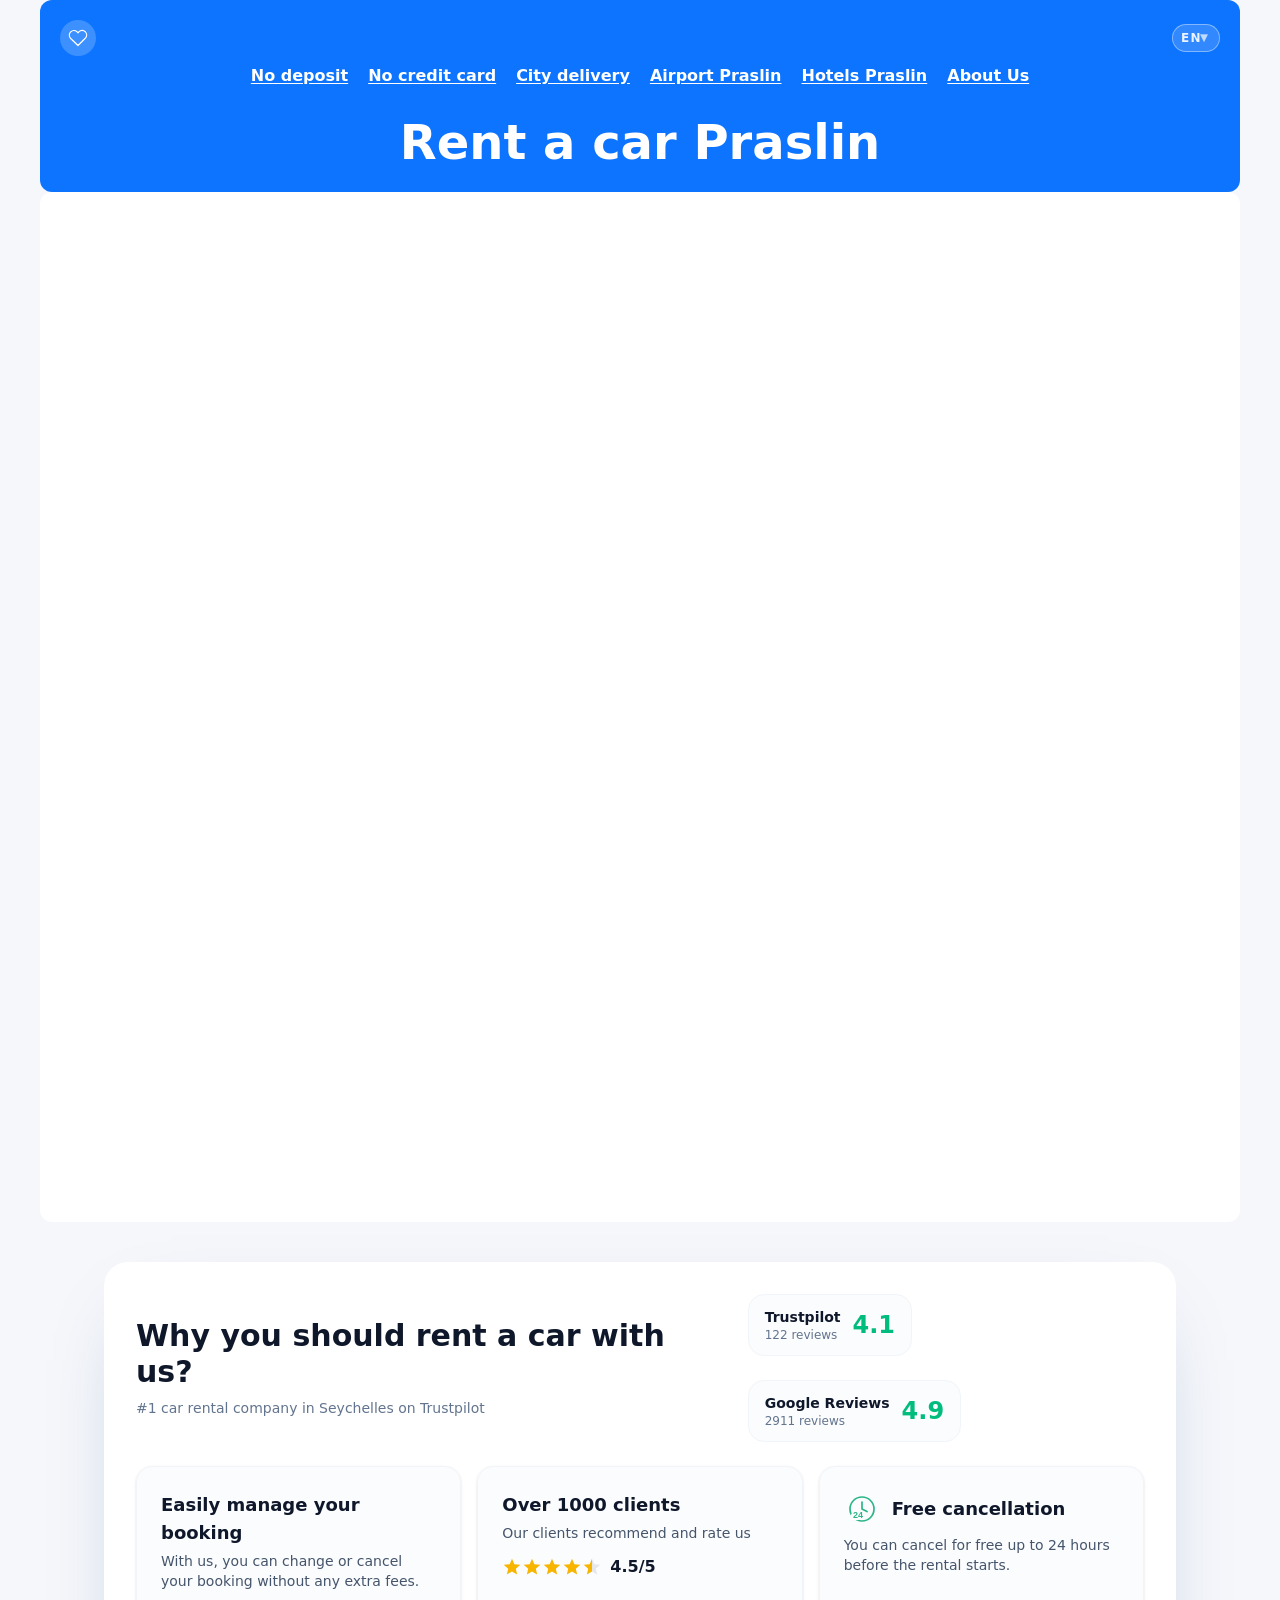
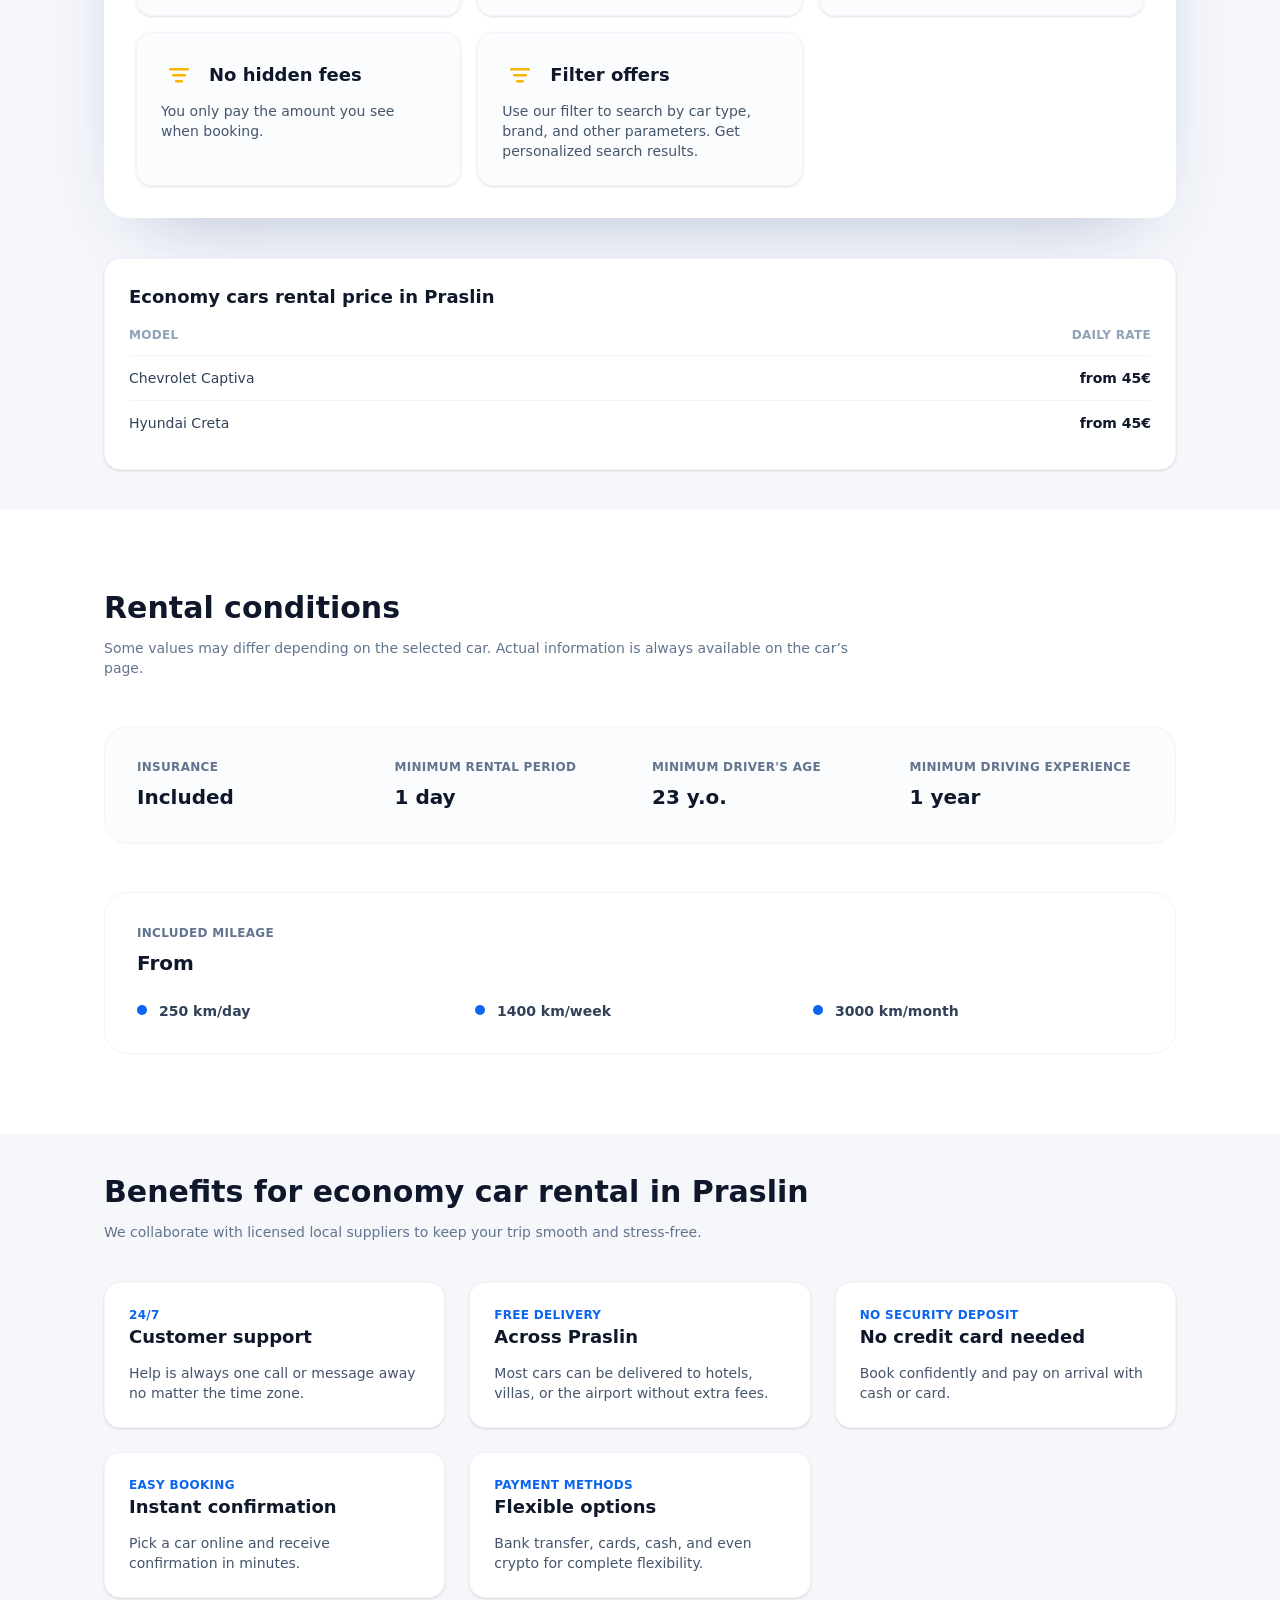
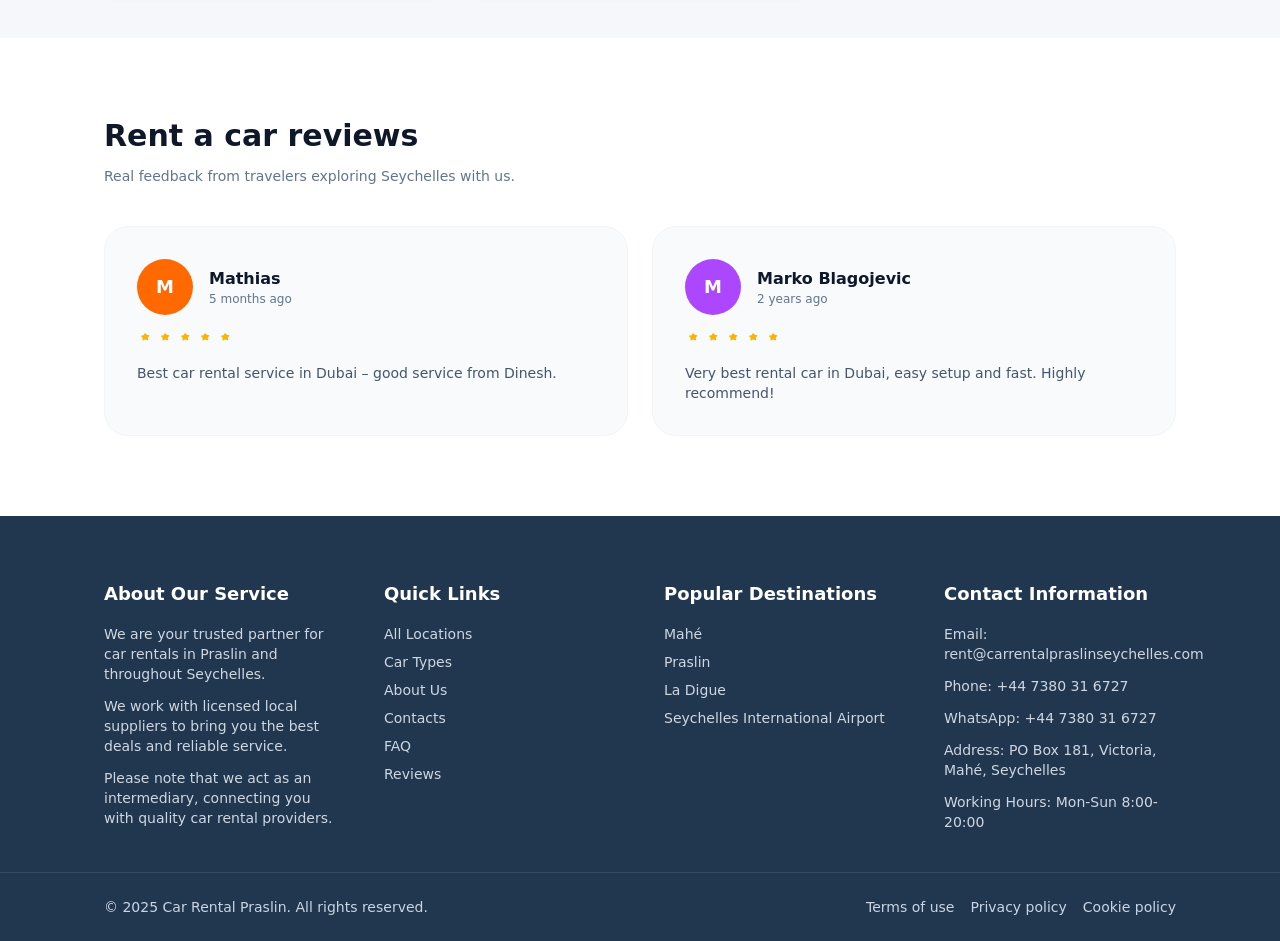
<file: en/index.html>
<!DOCTYPE html><html lang="en" class="scroll-smooth"> <head><meta charset="utf-8"><meta name="viewport" content="width=device-width, initial-scale=1"><meta name="robots" content="noindex, nofollow"><title>Car Rental Praslin</title><meta name="description" content="Rent a car on Praslin Island at the best prices from local providers. No hidden fees, no deposit, with support in both Russian and English."><meta name="theme-color" content="#0d74ff"><meta name="color-scheme" content="light"><link rel="icon" type="image/svg+xml" href="/favicon.svg"><link rel="preconnect" href="https://fonts.googleapis.com"><link rel="preconnect" href="https://fonts.gstatic.com" crossorigin><link href="https://fonts.googleapis.com/css2?family=Inter:wght@400;500;600;700;800&display=swap" rel="stylesheet"><link rel="stylesheet" href="/_astro/_page_.C8-FzuBH.css"></head> <body class="min-h-screen bg-[#f5f7fb] font-sans text-slate-900 antialiased">  <main class="space-y-10"> <div class="relative isolate overflow-hidden"> <div class="relative mx-auto flex max-w-[1200px] flex-col gap-1 p-[20px] text-white bg-[#0d74ff] rounded-xl"> <div class="flex flex-wrap items-center justify-between gap-6"> <div class="flex items-center gap-3 text-white"> <span class="flex h-9 w-9 items-center justify-center rounded-full bg-white/20"> <svg xmlns="http://www.w3.org/2000/svg" viewBox="0 0 24 24" fill="none" stroke="currentColor" class="h-5 w-5"> <path stroke-linecap="round" stroke-linejoin="round" stroke-width="1.5" d="M20.84 4.61a5.5 5.5 0 0 0-7.78 0L12 5.67l-1.06-1.06a5.502 5.502 0 0 0-7.78 7.78l1.06 1.06L12 21l7.78-7.78 1.06-1.06a5.5 5.5 0 0 0 0-7.54z"></path> </svg> </span> </div> <div class="relative" data-astro-cid-a2mxz4y6> <label class="sr-only" data-astro-cid-a2mxz4y6> Select language </label> <select id="language-switcher-select" class="language-select" aria-label="Select language" onchange="if (this.value) window.location.href=this.value;" data-astro-cid-a2mxz4y6> <option value="/en/" selected data-astro-cid-a2mxz4y6> English </option><option value="/ru/" data-astro-cid-a2mxz4y6> Русский </option> </select> <span class="language-select__chevron" aria-hidden="true" data-astro-cid-a2mxz4y6>
▼
</span> </div>  </div> <nav aria-label="Primary" class="flex flex-wrap items-center justify-center w-full font-bold text-white gap-1 text-[clamp(0.7rem,2vw,1rem)]"> <a href="/en/no-deposit" class="flex items-center gap-1 px-2 py-1 rounded-lg bg-transparent hover:bg-white/20 transition-colors duration-150 underline underline-offset-2 decoration-white break-words" style="min-width: 0;"> No deposit </a><a href="/en/no-credit-card" class="flex items-center gap-1 px-2 py-1 rounded-lg bg-transparent hover:bg-white/20 transition-colors duration-150 underline underline-offset-2 decoration-white break-words" style="min-width: 0;"> No credit card </a><a href="/en/city-delivery" class="flex items-center gap-1 px-2 py-1 rounded-lg bg-transparent hover:bg-white/20 transition-colors duration-150 underline underline-offset-2 decoration-white break-words" style="min-width: 0;"> City delivery </a><a href="/en/airport" class="flex items-center gap-1 px-2 py-1 rounded-lg bg-transparent hover:bg-white/20 transition-colors duration-150 underline underline-offset-2 decoration-white break-words" style="min-width: 0;"> Airport Praslin </a><a href="/en/hotels" class="flex items-center gap-1 px-2 py-1 rounded-lg bg-transparent hover:bg-white/20 transition-colors duration-150 underline underline-offset-2 decoration-white break-words" style="min-width: 0;"> Hotels Praslin </a><a href="/en/about" class="flex items-center gap-1 px-2 py-1 rounded-lg bg-transparent hover:bg-white/20 transition-colors duration-150 underline underline-offset-2 decoration-white break-words" style="min-width: 0;"> About Us </a> </nav> <div class="flex flex-col justify-center gap-8"> <div class="flex flex-col items-center gap-8"> <h1 class="mt-4 text-4xl font-bold leading-tight md:text-5xl"> Rent a car Praslin </h1> </div> </div> </div> <div class="bg-white w-full mx-auto max-w-[1200px] pt-[20px] px-[10px] pb-[10px] rounded-xl"> <div id="search-app" class="min-h-[1000px]"> <script src="https://static.localrent.com/booking/v2/wl/app.js" async data-mrc-wl="true" data-affiliate="2777" data-country="98" data-city="549194" data-routing="on" data-zindex="10000"></script> </div> </div> </div> <section class="mx-auto max-w-[1200px] space-y-12 px-6 md:px-12 lg:px-16"> <div class="flex flex-col gap-6 rounded-3xl bg-white p-8 shadow-[0_30px_80px_-40px_rgba(12,46,110,0.35)]"> <div class="flex flex-col gap-6 lg:flex-row lg:items-center lg:justify-between"> <div class="flex flex-col gap-2"> <h2 id="why-us" class="text-2xl font-bold text-slate-900 md:text-3xl"> Why you should rent a car with us? </h2> <p class="text-sm font-medium text-slate-500"> #1 car rental company in Seychelles on Trustpilot </p> </div> <div class="flex flex-wrap gap-6"> <div class="flex items-center gap-3 rounded-2xl border border-slate-100 bg-slate-50/60 px-4 py-3"> <div class="flex flex-col"> <h3 class="text-sm font-semibold text-slate-900"> Trustpilot </h3> <span class="text-xs text-slate-500">122 reviews</span> </div> <span class="text-2xl font-bold text-emerald-500">4.1</span> </div><div class="flex items-center gap-3 rounded-2xl border border-slate-100 bg-slate-50/60 px-4 py-3"> <div class="flex flex-col"> <h3 class="text-sm font-semibold text-slate-900"> Google Reviews </h3> <span class="text-xs text-slate-500">2911 reviews</span> </div> <span class="text-2xl font-bold text-emerald-500">4.9</span> </div> </div> </div> <div class="grid gap-4 md:grid-cols-2 lg:grid-cols-3"> <div class="rounded-2xl border border-slate-100 bg-slate-50/60 p-6 flex flex-col gap-1 shadow-sm"> <h3 class="text-lg font-semibold text-slate-900">Easily manage your booking</h3> <p class="text-sm text-slate-600">With us, you can change or cancel your booking without any extra fees.</p> </div> <div class="rounded-2xl border border-slate-100 bg-slate-50/60 p-6 flex flex-col gap-1 shadow-sm"> <h3 class="text-lg font-semibold text-slate-900">Over 1000 clients</h3> <p class="text-sm text-slate-600">Our clients recommend and rate us</p> <div class="flex items-center gap-2 mt-2"> <span class="flex">  <svg xmlns="http://www.w3.org/2000/svg" fill="#f7b500" viewBox="0 0 24 24" width="20" height="20"><path d="M12 17.27L18.18 21l-1.64-7.03L22 9.24l-7.19-.61L12 2 9.19 8.63 2 9.24l5.46 4.73L5.82 21z"></path></svg> <svg xmlns="http://www.w3.org/2000/svg" fill="#f7b500" viewBox="0 0 24 24" width="20" height="20"><path d="M12 17.27L18.18 21l-1.64-7.03L22 9.24l-7.19-.61L12 2 9.19 8.63 2 9.24l5.46 4.73L5.82 21z"></path></svg> <svg xmlns="http://www.w3.org/2000/svg" fill="#f7b500" viewBox="0 0 24 24" width="20" height="20"><path d="M12 17.27L18.18 21l-1.64-7.03L22 9.24l-7.19-.61L12 2 9.19 8.63 2 9.24l5.46 4.73L5.82 21z"></path></svg> <svg xmlns="http://www.w3.org/2000/svg" fill="#f7b500" viewBox="0 0 24 24" width="20" height="20"><path d="M12 17.27L18.18 21l-1.64-7.03L22 9.24l-7.19-.61L12 2 9.19 8.63 2 9.24l5.46 4.73L5.82 21z"></path></svg>  <svg xmlns="http://www.w3.org/2000/svg" fill="#f7b500" viewBox="0 0 24 24" width="20" height="20"><defs><linearGradient id="half"><stop offset="50%" stop-color="#f7b500"></stop><stop offset="50%" stop-color="#e5e7eb"></stop></linearGradient></defs><path fill="url(#half)" d="M12 17.27L18.18 21l-1.64-7.03L22 9.24l-7.19-.61L12 2 9.19 8.63 2 9.24l5.46 4.73L5.82 21z"></path></svg> </span> <span class="text-base font-semibold text-slate-900">4.5/5</span> </div> </div> <div class="rounded-2xl border border-slate-100 bg-slate-50/60 p-6 flex flex-col gap-1 shadow-sm"> <div class="flex items-center gap-3 mb-1"> <span class="flex h-9 w-9 items-center justify-center rounded-full bg-white/0">  <svg width="28" height="28" viewBox="0 0 28 28" fill="none" xmlns="http://www.w3.org/2000/svg"> <circle cx="14" cy="14" r="12" stroke="#2bb686" stroke-width="1.7" fill="none"></circle> <path d="M14 7v7l5 2.5" stroke="#2bb686" stroke-width="1.7" stroke-linecap="round" stroke-linejoin="round"></path> <rect x="3" y="17" width="10" height="8" rx="4" fill="white"></rect> <text x="5" y="23" font-size="9" font-weight="bold" fill="#2bb686" font-family="Arial, sans-serif">24</text> </svg> </span> <h3 class="text-lg font-semibold text-slate-900">Free cancellation</h3> </div> <p class="text-sm text-slate-600">You can cancel for free up to 24 hours before the rental starts.</p> </div> <div class="rounded-2xl border border-slate-100 bg-slate-50/60 p-6 flex flex-col gap-1 shadow-sm"> <div class="flex items-center gap-3 mb-1"> <span class="flex h-9 w-9 items-center justify-center rounded-full bg-white/0">  <svg width="28" height="28" viewBox="0 0 28 28" fill="none" xmlns="http://www.w3.org/2000/svg"> <rect x="4" y="7" width="20" height="2.5" rx="1.25" fill="#f7b500"></rect> <rect x="7" y="13" width="14" height="2.5" rx="1.25" fill="#f7b500"></rect> <rect x="10" y="19" width="8" height="2.5" rx="1.25" fill="#f7b500"></rect> </svg> </span> <h3 class="text-lg font-semibold text-slate-900">No hidden fees</h3> </div> <p class="text-sm text-slate-600">You only pay the amount you see when booking.</p> </div> <div class="rounded-2xl border border-slate-100 bg-slate-50/60 p-6 flex flex-col gap-1 shadow-sm"> <div class="flex items-center gap-3 mb-1"> <span class="flex h-9 w-9 items-center justify-center rounded-full bg-white/0">  <svg width="28" height="28" viewBox="0 0 28 28" fill="none" xmlns="http://www.w3.org/2000/svg"> <rect x="4" y="7" width="20" height="2.5" rx="1.25" fill="#f7b500"></rect> <rect x="7" y="13" width="14" height="2.5" rx="1.25" fill="#f7b500"></rect> <rect x="10" y="19" width="8" height="2.5" rx="1.25" fill="#f7b500"></rect> </svg> </span> <h3 class="text-lg font-semibold text-slate-900">Filter offers</h3> </div> <p class="text-sm text-slate-600">Use our filter to search by car type, brand, and other parameters. Get personalized search results.</p> </div> </div> </div> </section> <section id="prices" class="mx-auto max-w-[1200px] px-6 md:px-12 lg:px-16"> <div class="rounded-2xl border border-slate-100 bg-white p-6 shadow-sm"> <h3 class="text-lg font-semibold text-slate-900"> Economy cars rental price in Praslin </h3> <table class="mt-4 w-full divide-y divide-slate-100 text-left text-sm text-slate-600"> <thead> <tr class="text-xs uppercase tracking-wide text-slate-400"> <th class="pb-3">Model</th> <th class="pb-3 text-right">Daily rate</th> </tr> </thead> <tbody class="divide-y divide-slate-100"> <tr> <td class="py-3 font-medium text-slate-700">Chevrolet Captiva</td> <td class="py-3 text-right font-semibold text-slate-900"> from 45€ </td> </tr><tr> <td class="py-3 font-medium text-slate-700">Hyundai Creta</td> <td class="py-3 text-right font-semibold text-slate-900"> from 45€ </td> </tr> </tbody> </table> </div> </section> <section id="conditions" class="bg-white py-20"> <div class="mx-auto flex max-w-[1200px] flex-col gap-12 px-6 md:px-12 lg:px-16"> <div class="flex flex-col gap-3"> <h2 class="text-3xl font-bold text-slate-900">Rental conditions</h2> <p class="max-w-3xl text-sm text-slate-500"> Some values may differ depending on the selected car. Actual information is always available on the car’s page. </p> </div> <div class="grid gap-6 rounded-3xl border border-slate-100 bg-slate-50/60 p-8 md:grid-cols-2 lg:grid-cols-4"> <div class="space-y-2"> <p class="text-xs font-semibold uppercase tracking-wide text-slate-500"> Insurance </p> <p class="text-xl font-bold text-slate-900">Included</p> </div><div class="space-y-2"> <p class="text-xs font-semibold uppercase tracking-wide text-slate-500"> Minimum rental period </p> <p class="text-xl font-bold text-slate-900">1 day</p> </div><div class="space-y-2"> <p class="text-xs font-semibold uppercase tracking-wide text-slate-500"> Minimum driver&#39;s age </p> <p class="text-xl font-bold text-slate-900">23 y.o.</p> </div><div class="space-y-2"> <p class="text-xs font-semibold uppercase tracking-wide text-slate-500"> Minimum driving experience </p> <p class="text-xl font-bold text-slate-900">1 year</p> </div> </div> <div class="grid gap-6 rounded-3xl border border-slate-100 bg-white p-8"> <div> <p class="text-xs font-semibold uppercase tracking-wide text-slate-500"> Included mileage </p> <h3 class="mt-2 text-xl font-bold text-slate-900">From</h3> </div> <ul class="grid gap-2 text-sm font-semibold text-slate-700 md:grid-cols-3"> <li class="flex items-start gap-3"> <span class="mt-1 h-2.5 w-2.5 rounded-full bg-[#0b65f1]"></span> <span>250 km/day</span> </li><li class="flex items-start gap-3"> <span class="mt-1 h-2.5 w-2.5 rounded-full bg-[#0b65f1]"></span> <span>1400 km/week</span> </li><li class="flex items-start gap-3"> <span class="mt-1 h-2.5 w-2.5 rounded-full bg-[#0b65f1]"></span> <span>3000 km/month</span> </li> </ul> </div> </div> </section> <section id="benefits" class="mx-auto max-w-[1200px] space-y-10 px-6 md:px-12 lg:px-16"> <div class="flex flex-col gap-3"> <h2 class="text-3xl font-bold text-slate-900"> Benefits for economy car rental in Praslin </h2> <p class="text-sm text-slate-500"> We collaborate with licensed local suppliers to keep your trip smooth and stress-free. </p> </div> <div class="grid gap-6 md:grid-cols-2 lg:grid-cols-3"> <div class="flex h-full flex-col gap-3 rounded-2xl border border-slate-100 bg-white p-6 shadow-sm"> <div> <p class="text-xs font-semibold uppercase tracking-wide text-[#0b65f1]"> 24/7 </p> <h3 class="text-lg font-semibold text-slate-900">Customer support</h3> </div> <p class="text-sm text-slate-600">Help is always one call or message away no matter the time zone.</p> </div><div class="flex h-full flex-col gap-3 rounded-2xl border border-slate-100 bg-white p-6 shadow-sm"> <div> <p class="text-xs font-semibold uppercase tracking-wide text-[#0b65f1]"> Free delivery </p> <h3 class="text-lg font-semibold text-slate-900">Across Praslin</h3> </div> <p class="text-sm text-slate-600">Most cars can be delivered to hotels, villas, or the airport without extra fees.</p> </div><div class="flex h-full flex-col gap-3 rounded-2xl border border-slate-100 bg-white p-6 shadow-sm"> <div> <p class="text-xs font-semibold uppercase tracking-wide text-[#0b65f1]"> No security deposit </p> <h3 class="text-lg font-semibold text-slate-900">No credit card needed</h3> </div> <p class="text-sm text-slate-600">Book confidently and pay on arrival with cash or card.</p> </div><div class="flex h-full flex-col gap-3 rounded-2xl border border-slate-100 bg-white p-6 shadow-sm"> <div> <p class="text-xs font-semibold uppercase tracking-wide text-[#0b65f1]"> Easy booking </p> <h3 class="text-lg font-semibold text-slate-900">Instant confirmation</h3> </div> <p class="text-sm text-slate-600">Pick a car online and receive confirmation in minutes.</p> </div><div class="flex h-full flex-col gap-3 rounded-2xl border border-slate-100 bg-white p-6 shadow-sm"> <div> <p class="text-xs font-semibold uppercase tracking-wide text-[#0b65f1]"> Payment methods </p> <h3 class="text-lg font-semibold text-slate-900">Flexible options</h3> </div> <p class="text-sm text-slate-600">Bank transfer, cards, cash, and even crypto for complete flexibility.</p> </div> </div> </section> <section id="reviews" class="bg-white py-20"> <div class="mx-auto flex max-w-[1200px] flex-col gap-10 px-6 md:px-12 lg:px-16"> <div class="flex flex-col gap-3"> <h2 class="text-3xl font-bold text-slate-900">Rent a car reviews</h2> <p class="text-sm text-slate-500"> Real feedback from travelers exploring Seychelles with us. </p> </div> <div class="grid gap-6 lg:grid-cols-2"> <article class="flex h-full flex-col gap-4 rounded-3xl border border-slate-100 bg-slate-50 p-8"> <div class="flex items-center gap-4"> <span class="flex h-14 w-14 items-center justify-center rounded-full text-lg font-semibold text-white bg-orange-500"> M </span> <div> <p class="text-base font-semibold text-slate-900">Mathias</p> <p class="text-xs text-slate-500">5 months ago</p> </div> </div> <div class="flex gap-1 text-[#f7b500]"> <svg xmlns="http://www.w3.org/2000/svg" viewBox="0 0 24 24" fill="currentColor" class="h-4 w-4" aria-hidden="true"> <path d="M11.48 3.499a.75.75 0 0 1 1.04 0l2.256 2.256 3.183.464a.75.75 0 0 1 .416 1.279l-2.302 2.244.543 3.166a.75.75 0 0 1-1.088.791L12 12.834l-2.835 1.485a.75.75 0 0 1-1.088-.79l.543-3.167-2.302-2.244a.75.75 0 0 1 .416-1.279l3.183-.464z"></path> </svg><svg xmlns="http://www.w3.org/2000/svg" viewBox="0 0 24 24" fill="currentColor" class="h-4 w-4" aria-hidden="true"> <path d="M11.48 3.499a.75.75 0 0 1 1.04 0l2.256 2.256 3.183.464a.75.75 0 0 1 .416 1.279l-2.302 2.244.543 3.166a.75.75 0 0 1-1.088.791L12 12.834l-2.835 1.485a.75.75 0 0 1-1.088-.79l.543-3.167-2.302-2.244a.75.75 0 0 1 .416-1.279l3.183-.464z"></path> </svg><svg xmlns="http://www.w3.org/2000/svg" viewBox="0 0 24 24" fill="currentColor" class="h-4 w-4" aria-hidden="true"> <path d="M11.48 3.499a.75.75 0 0 1 1.04 0l2.256 2.256 3.183.464a.75.75 0 0 1 .416 1.279l-2.302 2.244.543 3.166a.75.75 0 0 1-1.088.791L12 12.834l-2.835 1.485a.75.75 0 0 1-1.088-.79l.543-3.167-2.302-2.244a.75.75 0 0 1 .416-1.279l3.183-.464z"></path> </svg><svg xmlns="http://www.w3.org/2000/svg" viewBox="0 0 24 24" fill="currentColor" class="h-4 w-4" aria-hidden="true"> <path d="M11.48 3.499a.75.75 0 0 1 1.04 0l2.256 2.256 3.183.464a.75.75 0 0 1 .416 1.279l-2.302 2.244.543 3.166a.75.75 0 0 1-1.088.791L12 12.834l-2.835 1.485a.75.75 0 0 1-1.088-.79l.543-3.167-2.302-2.244a.75.75 0 0 1 .416-1.279l3.183-.464z"></path> </svg><svg xmlns="http://www.w3.org/2000/svg" viewBox="0 0 24 24" fill="currentColor" class="h-4 w-4" aria-hidden="true"> <path d="M11.48 3.499a.75.75 0 0 1 1.04 0l2.256 2.256 3.183.464a.75.75 0 0 1 .416 1.279l-2.302 2.244.543 3.166a.75.75 0 0 1-1.088.791L12 12.834l-2.835 1.485a.75.75 0 0 1-1.088-.79l.543-3.167-2.302-2.244a.75.75 0 0 1 .416-1.279l3.183-.464z"></path> </svg> </div> <p class="text-sm text-slate-600">Best car rental service in Dubai – good service from Dinesh.</p> </article><article class="flex h-full flex-col gap-4 rounded-3xl border border-slate-100 bg-slate-50 p-8"> <div class="flex items-center gap-4"> <span class="flex h-14 w-14 items-center justify-center rounded-full text-lg font-semibold text-white bg-purple-500"> M </span> <div> <p class="text-base font-semibold text-slate-900">Marko Blagojevic</p> <p class="text-xs text-slate-500">2 years ago</p> </div> </div> <div class="flex gap-1 text-[#f7b500]"> <svg xmlns="http://www.w3.org/2000/svg" viewBox="0 0 24 24" fill="currentColor" class="h-4 w-4" aria-hidden="true"> <path d="M11.48 3.499a.75.75 0 0 1 1.04 0l2.256 2.256 3.183.464a.75.75 0 0 1 .416 1.279l-2.302 2.244.543 3.166a.75.75 0 0 1-1.088.791L12 12.834l-2.835 1.485a.75.75 0 0 1-1.088-.79l.543-3.167-2.302-2.244a.75.75 0 0 1 .416-1.279l3.183-.464z"></path> </svg><svg xmlns="http://www.w3.org/2000/svg" viewBox="0 0 24 24" fill="currentColor" class="h-4 w-4" aria-hidden="true"> <path d="M11.48 3.499a.75.75 0 0 1 1.04 0l2.256 2.256 3.183.464a.75.75 0 0 1 .416 1.279l-2.302 2.244.543 3.166a.75.75 0 0 1-1.088.791L12 12.834l-2.835 1.485a.75.75 0 0 1-1.088-.79l.543-3.167-2.302-2.244a.75.75 0 0 1 .416-1.279l3.183-.464z"></path> </svg><svg xmlns="http://www.w3.org/2000/svg" viewBox="0 0 24 24" fill="currentColor" class="h-4 w-4" aria-hidden="true"> <path d="M11.48 3.499a.75.75 0 0 1 1.04 0l2.256 2.256 3.183.464a.75.75 0 0 1 .416 1.279l-2.302 2.244.543 3.166a.75.75 0 0 1-1.088.791L12 12.834l-2.835 1.485a.75.75 0 0 1-1.088-.79l.543-3.167-2.302-2.244a.75.75 0 0 1 .416-1.279l3.183-.464z"></path> </svg><svg xmlns="http://www.w3.org/2000/svg" viewBox="0 0 24 24" fill="currentColor" class="h-4 w-4" aria-hidden="true"> <path d="M11.48 3.499a.75.75 0 0 1 1.04 0l2.256 2.256 3.183.464a.75.75 0 0 1 .416 1.279l-2.302 2.244.543 3.166a.75.75 0 0 1-1.088.791L12 12.834l-2.835 1.485a.75.75 0 0 1-1.088-.79l.543-3.167-2.302-2.244a.75.75 0 0 1 .416-1.279l3.183-.464z"></path> </svg><svg xmlns="http://www.w3.org/2000/svg" viewBox="0 0 24 24" fill="currentColor" class="h-4 w-4" aria-hidden="true"> <path d="M11.48 3.499a.75.75 0 0 1 1.04 0l2.256 2.256 3.183.464a.75.75 0 0 1 .416 1.279l-2.302 2.244.543 3.166a.75.75 0 0 1-1.088.791L12 12.834l-2.835 1.485a.75.75 0 0 1-1.088-.79l.543-3.167-2.302-2.244a.75.75 0 0 1 .416-1.279l3.183-.464z"></path> </svg> </div> <p class="text-sm text-slate-600">Very best rental car in Dubai, easy setup and fast. Highly recommend!</p> </article> </div> </div> </section> </main> <footer id="contact" class="bg-[#20374f] pt-16 text-slate-200"> <div class="mx-auto grid max-w-[1200px] gap-12 px-6 pb-10 md:px-12 lg:grid-cols-4 lg:px-16"> <div class="space-y-4"> <h3 class="text-lg font-semibold text-white">About Our Service</h3> <div class="space-y-3 text-sm text-slate-200/90"> <p>We are your trusted partner for car rentals in Praslin and throughout Seychelles.</p><p>We work with licensed local suppliers to bring you the best deals and reliable service.</p><p>Please note that we act as an intermediary, connecting you with quality car rental providers.</p> </div>  </div><div class="space-y-4"> <h3 class="text-lg font-semibold text-white">Quick Links</h3>  <ul class="space-y-2 text-sm text-slate-200/90"> <li> <a href="#" class="transition hover:text-white"> All Locations </a> </li><li> <a href="#" class="transition hover:text-white"> Car Types </a> </li><li> <a href="#" class="transition hover:text-white"> About Us </a> </li><li> <a href="#" class="transition hover:text-white"> Contacts </a> </li><li> <a href="#" class="transition hover:text-white"> FAQ </a> </li><li> <a href="#" class="transition hover:text-white"> Reviews </a> </li> </ul> </div><div class="space-y-4"> <h3 class="text-lg font-semibold text-white">Popular Destinations</h3>  <ul class="space-y-2 text-sm text-slate-200/90"> <li> <a href="#" class="transition hover:text-white"> Mahé </a> </li><li> <a href="#" class="transition hover:text-white"> Praslin </a> </li><li> <a href="#" class="transition hover:text-white"> La Digue </a> </li><li> <a href="#" class="transition hover:text-white"> Seychelles International Airport </a> </li> </ul> </div><div class="space-y-4"> <h3 class="text-lg font-semibold text-white">Contact Information</h3> <div class="space-y-3 text-sm text-slate-200/90"> <p>Email: rent@carrentalpraslinseychelles.com</p><p>Phone: +44 7380 31 6727</p><p>WhatsApp: +44 7380 31 6727</p><p>Address: PO Box 181, Victoria, Mahé, Seychelles</p><p>Working Hours: Mon-Sun 8:00-20:00</p> </div>  </div> </div> <div class="border-t border-white/10"> <div class="mx-auto flex max-w-[1200px] flex-col-reverse gap-4 px-6 py-6 text-sm text-slate-300 md:flex-row md:items-center md:justify-between md:px-12 lg:px-16"> <p>© 2025 Car Rental Praslin. All rights reserved.</p> <div class="flex flex-wrap gap-4"> <a href="#" class="transition hover:text-white"> Terms of use </a><a href="#" class="transition hover:text-white"> Privacy policy </a><a href="#" class="transition hover:text-white"> Cookie policy </a> </div> </div> </div> </footer>   </body></html>
</file>
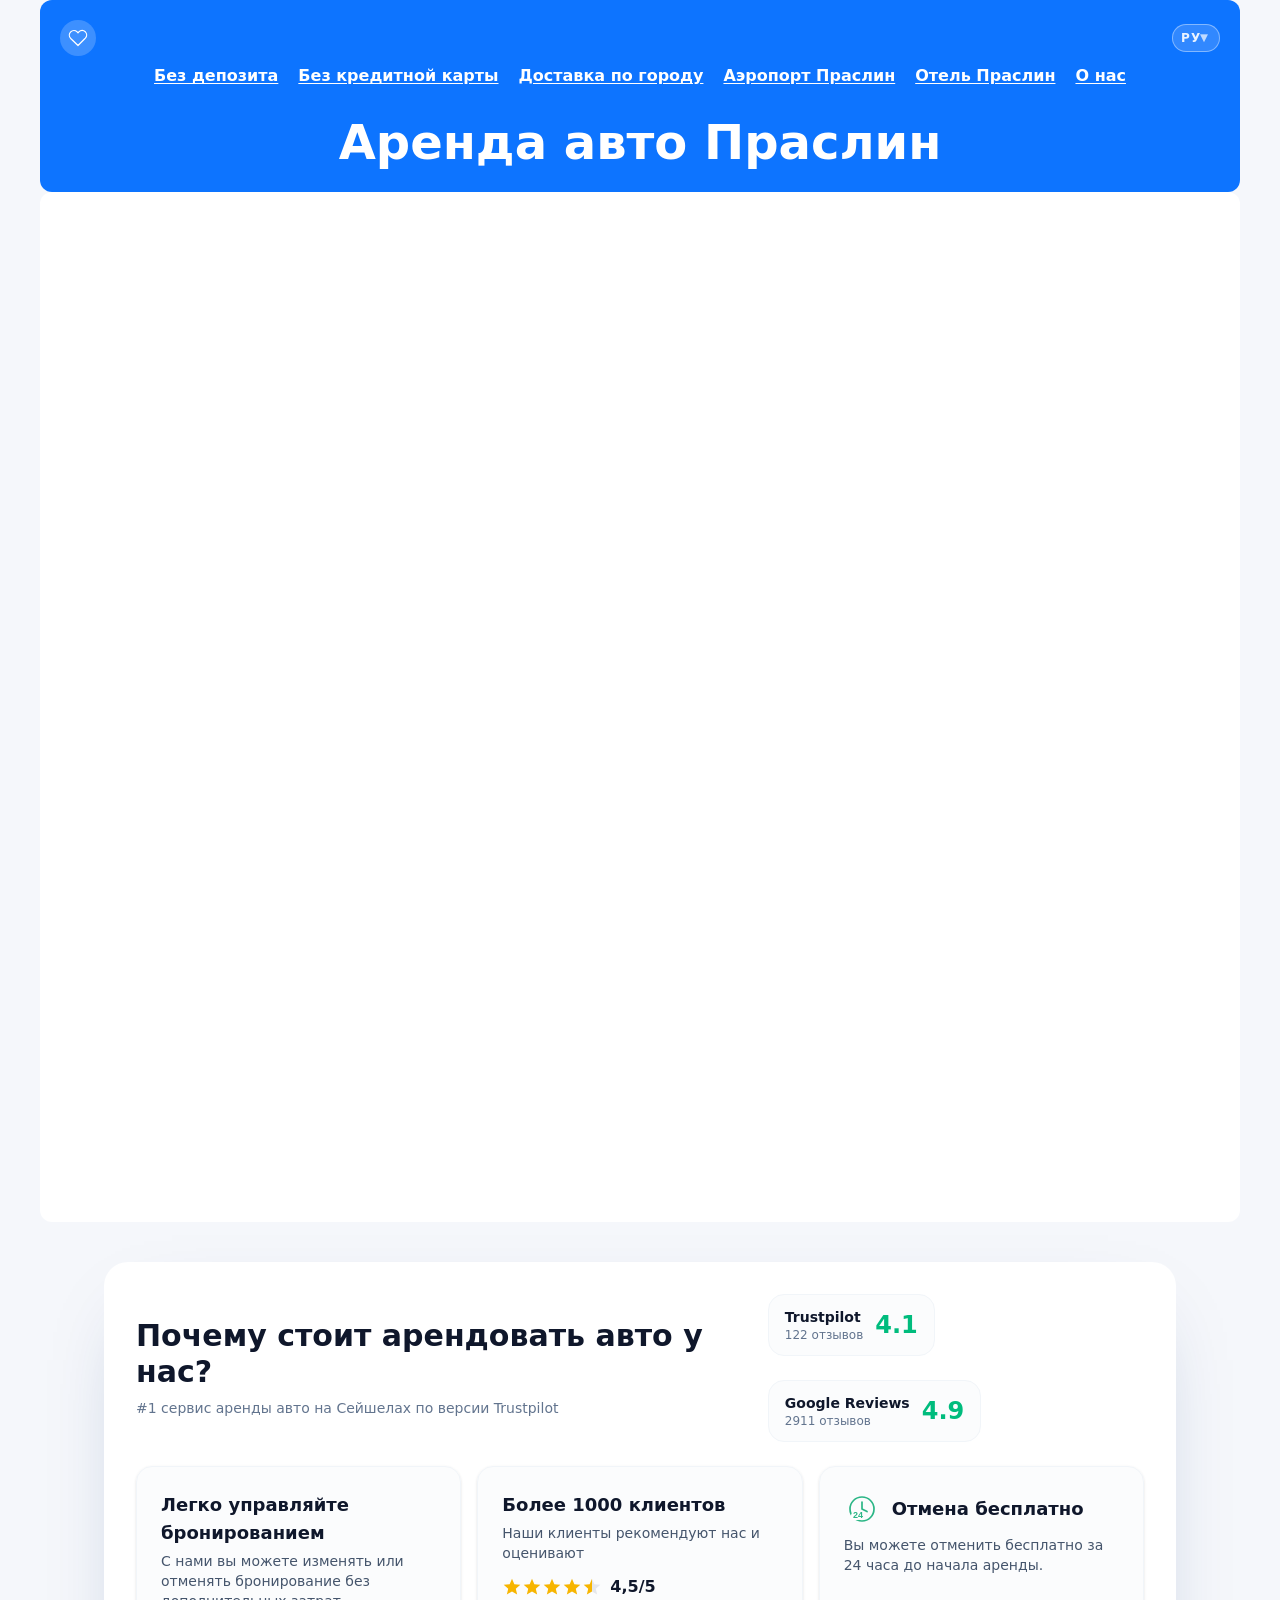
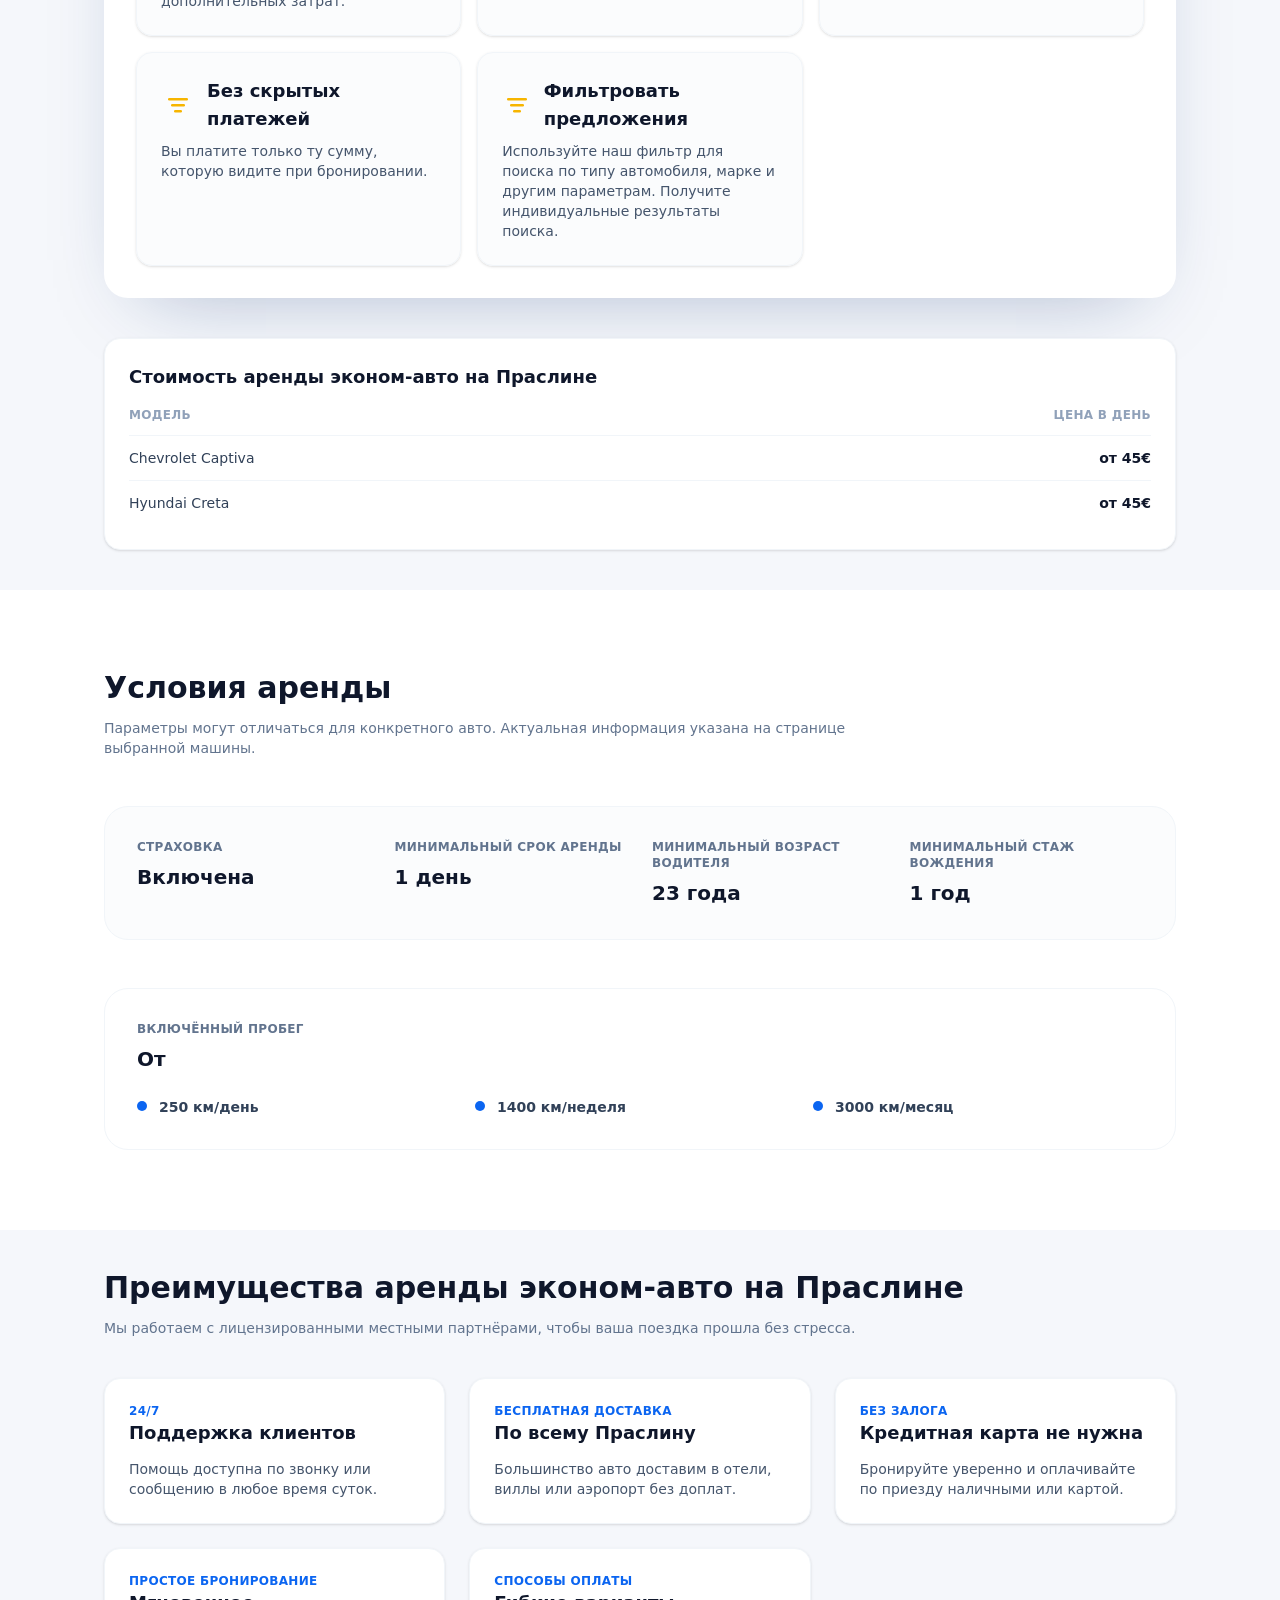
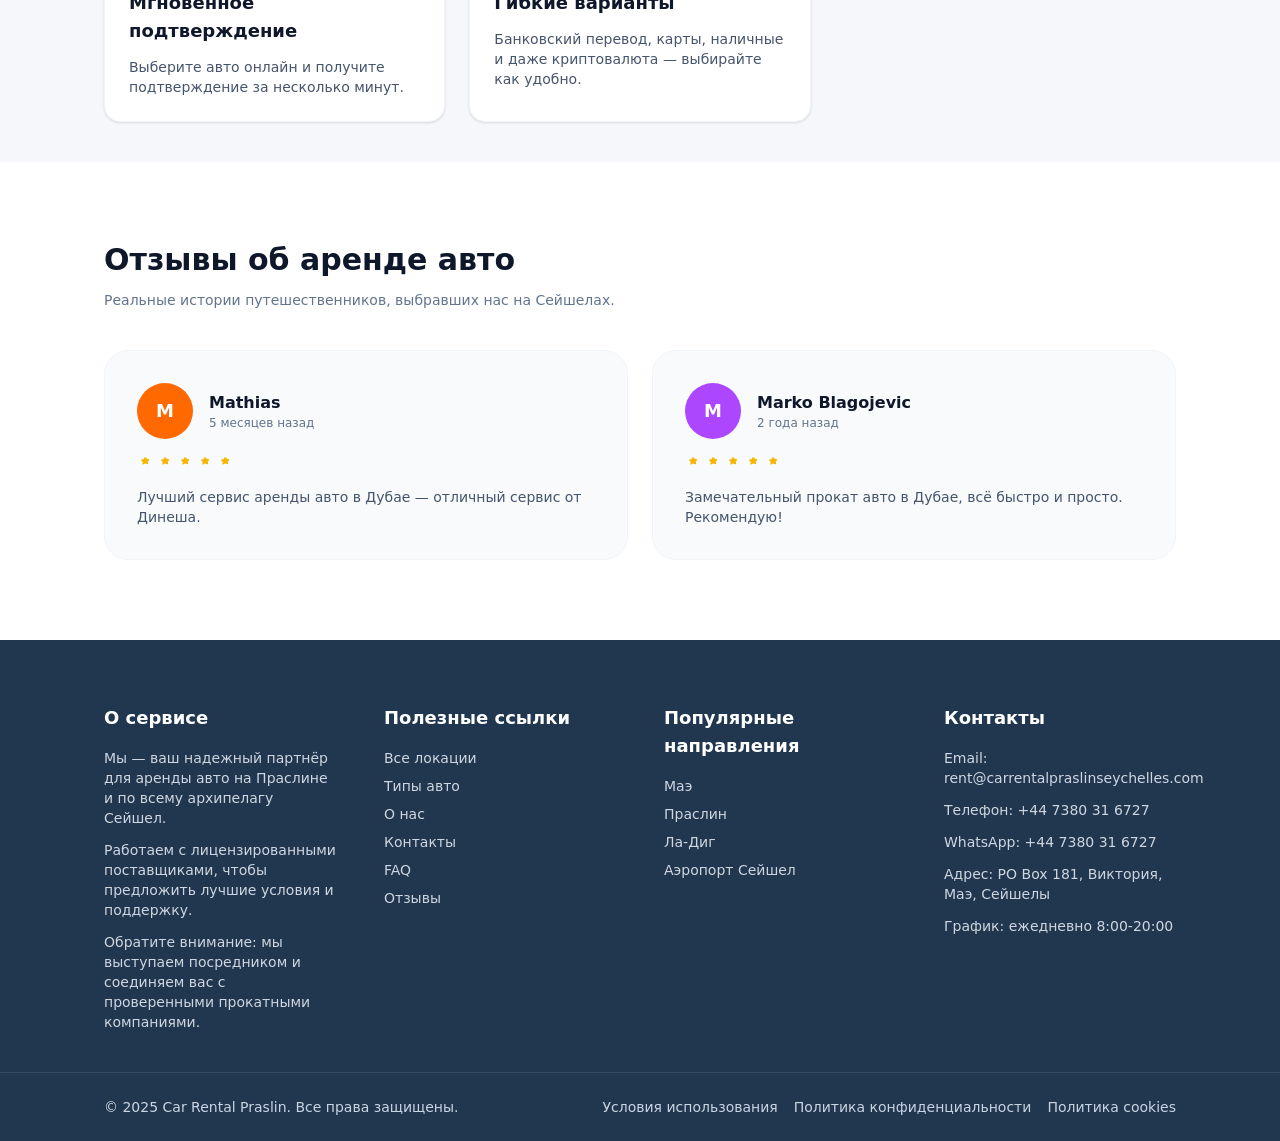
<file: ru/index.html>
<!DOCTYPE html><html lang="ru" class="scroll-smooth"> <head><meta charset="utf-8"><meta name="viewport" content="width=device-width, initial-scale=1"><meta name="robots" content="noindex, nofollow"><title>Прокат авто на Праслине</title><meta name="description" content="Арендуйте авто на острове Праслин по лучшим ценам у локальных прокатчиков. Без скрытых платежей, без депозита, с поддержкой на русском и английском."><meta name="theme-color" content="#0d74ff"><meta name="color-scheme" content="light"><link rel="icon" type="image/svg+xml" href="/favicon.svg"><link rel="preconnect" href="https://fonts.googleapis.com"><link rel="preconnect" href="https://fonts.gstatic.com" crossorigin><link href="https://fonts.googleapis.com/css2?family=Inter:wght@400;500;600;700;800&display=swap" rel="stylesheet"><link rel="stylesheet" href="/_astro/_page_.C8-FzuBH.css"></head> <body class="min-h-screen bg-[#f5f7fb] font-sans text-slate-900 antialiased">  <main class="space-y-10"> <div class="relative isolate overflow-hidden"> <div class="relative mx-auto flex max-w-[1200px] flex-col gap-1 p-[20px] text-white bg-[#0d74ff] rounded-xl"> <div class="flex flex-wrap items-center justify-between gap-6"> <div class="flex items-center gap-3 text-white"> <span class="flex h-9 w-9 items-center justify-center rounded-full bg-white/20"> <svg xmlns="http://www.w3.org/2000/svg" viewBox="0 0 24 24" fill="none" stroke="currentColor" class="h-5 w-5"> <path stroke-linecap="round" stroke-linejoin="round" stroke-width="1.5" d="M20.84 4.61a5.5 5.5 0 0 0-7.78 0L12 5.67l-1.06-1.06a5.502 5.502 0 0 0-7.78 7.78l1.06 1.06L12 21l7.78-7.78 1.06-1.06a5.5 5.5 0 0 0 0-7.54z"></path> </svg> </span> </div> <div class="relative" data-astro-cid-a2mxz4y6> <label class="sr-only" data-astro-cid-a2mxz4y6> Выберите язык </label> <select id="language-switcher-select" class="language-select" aria-label="Выберите язык" onchange="if (this.value) window.location.href=this.value;" data-astro-cid-a2mxz4y6> <option value="/en/" data-astro-cid-a2mxz4y6> Английский </option><option value="/ru/" selected data-astro-cid-a2mxz4y6> Русский </option> </select> <span class="language-select__chevron" aria-hidden="true" data-astro-cid-a2mxz4y6>
▼
</span> </div>  </div> <nav aria-label="Primary" class="flex flex-wrap items-center justify-center w-full font-bold text-white gap-1 text-[clamp(0.7rem,2vw,1rem)]"> <a href="/ru/no-deposit" class="flex items-center gap-1 px-2 py-1 rounded-lg bg-transparent hover:bg-white/20 transition-colors duration-150 underline underline-offset-2 decoration-white break-words" style="min-width: 0;"> Без депозита </a><a href="/ru/no-credit-card" class="flex items-center gap-1 px-2 py-1 rounded-lg bg-transparent hover:bg-white/20 transition-colors duration-150 underline underline-offset-2 decoration-white break-words" style="min-width: 0;"> Без кредитной карты </a><a href="/ru/city-delivery" class="flex items-center gap-1 px-2 py-1 rounded-lg bg-transparent hover:bg-white/20 transition-colors duration-150 underline underline-offset-2 decoration-white break-words" style="min-width: 0;"> Доставка по городу </a><a href="/ru/airport" class="flex items-center gap-1 px-2 py-1 rounded-lg bg-transparent hover:bg-white/20 transition-colors duration-150 underline underline-offset-2 decoration-white break-words" style="min-width: 0;"> Аэропорт Праслин </a><a href="/ru/hotels" class="flex items-center gap-1 px-2 py-1 rounded-lg bg-transparent hover:bg-white/20 transition-colors duration-150 underline underline-offset-2 decoration-white break-words" style="min-width: 0;"> Отель Праслин </a><a href="/ru/about" class="flex items-center gap-1 px-2 py-1 rounded-lg bg-transparent hover:bg-white/20 transition-colors duration-150 underline underline-offset-2 decoration-white break-words" style="min-width: 0;"> О нас </a> </nav> <div class="flex flex-col justify-center gap-8"> <div class="flex flex-col items-center gap-8"> <h1 class="mt-4 text-4xl font-bold leading-tight md:text-5xl"> Аренда авто Праслин </h1> </div> </div> </div> <div class="bg-white w-full mx-auto max-w-[1200px] pt-[20px] px-[10px] pb-[10px] rounded-xl"> <div id="search-app" class="min-h-[1000px]"> <script src="https://static.localrent.com/booking/v2/wl/app.js" async data-mrc-wl="true" data-affiliate="2777" data-country="98" data-city="549194" data-routing="on" data-zindex="10000"></script> </div> </div> </div> <section class="mx-auto max-w-[1200px] space-y-12 px-6 md:px-12 lg:px-16"> <div class="flex flex-col gap-6 rounded-3xl bg-white p-8 shadow-[0_30px_80px_-40px_rgba(12,46,110,0.35)]"> <div class="flex flex-col gap-6 lg:flex-row lg:items-center lg:justify-between"> <div class="flex flex-col gap-2"> <h2 id="why-us" class="text-2xl font-bold text-slate-900 md:text-3xl"> Почему стоит арендовать авто у нас? </h2> <p class="text-sm font-medium text-slate-500"> #1 сервис аренды авто на Сейшелах по версии Trustpilot </p> </div> <div class="flex flex-wrap gap-6"> <div class="flex items-center gap-3 rounded-2xl border border-slate-100 bg-slate-50/60 px-4 py-3"> <div class="flex flex-col"> <h3 class="text-sm font-semibold text-slate-900"> Trustpilot </h3> <span class="text-xs text-slate-500">122 отзывов</span> </div> <span class="text-2xl font-bold text-emerald-500">4.1</span> </div><div class="flex items-center gap-3 rounded-2xl border border-slate-100 bg-slate-50/60 px-4 py-3"> <div class="flex flex-col"> <h3 class="text-sm font-semibold text-slate-900"> Google Reviews </h3> <span class="text-xs text-slate-500">2911 отзывов</span> </div> <span class="text-2xl font-bold text-emerald-500">4.9</span> </div> </div> </div> <div class="grid gap-4 md:grid-cols-2 lg:grid-cols-3"> <div class="rounded-2xl border border-slate-100 bg-slate-50/60 p-6 flex flex-col gap-1 shadow-sm"> <h3 class="text-lg font-semibold text-slate-900">Легко управляйте бронированием</h3> <p class="text-sm text-slate-600">С нами вы можете изменять или отменять бронирование без дополнительных затрат.</p> </div> <div class="rounded-2xl border border-slate-100 bg-slate-50/60 p-6 flex flex-col gap-1 shadow-sm"> <h3 class="text-lg font-semibold text-slate-900">Более 1000 клиентов</h3> <p class="text-sm text-slate-600">Наши клиенты рекомендуют нас и оценивают</p> <div class="flex items-center gap-2 mt-2"> <span class="flex">  <svg xmlns="http://www.w3.org/2000/svg" fill="#f7b500" viewBox="0 0 24 24" width="20" height="20"><path d="M12 17.27L18.18 21l-1.64-7.03L22 9.24l-7.19-.61L12 2 9.19 8.63 2 9.24l5.46 4.73L5.82 21z"></path></svg> <svg xmlns="http://www.w3.org/2000/svg" fill="#f7b500" viewBox="0 0 24 24" width="20" height="20"><path d="M12 17.27L18.18 21l-1.64-7.03L22 9.24l-7.19-.61L12 2 9.19 8.63 2 9.24l5.46 4.73L5.82 21z"></path></svg> <svg xmlns="http://www.w3.org/2000/svg" fill="#f7b500" viewBox="0 0 24 24" width="20" height="20"><path d="M12 17.27L18.18 21l-1.64-7.03L22 9.24l-7.19-.61L12 2 9.19 8.63 2 9.24l5.46 4.73L5.82 21z"></path></svg> <svg xmlns="http://www.w3.org/2000/svg" fill="#f7b500" viewBox="0 0 24 24" width="20" height="20"><path d="M12 17.27L18.18 21l-1.64-7.03L22 9.24l-7.19-.61L12 2 9.19 8.63 2 9.24l5.46 4.73L5.82 21z"></path></svg>  <svg xmlns="http://www.w3.org/2000/svg" fill="#f7b500" viewBox="0 0 24 24" width="20" height="20"><defs><linearGradient id="half"><stop offset="50%" stop-color="#f7b500"></stop><stop offset="50%" stop-color="#e5e7eb"></stop></linearGradient></defs><path fill="url(#half)" d="M12 17.27L18.18 21l-1.64-7.03L22 9.24l-7.19-.61L12 2 9.19 8.63 2 9.24l5.46 4.73L5.82 21z"></path></svg> </span> <span class="text-base font-semibold text-slate-900">4,5/5</span> </div> </div> <div class="rounded-2xl border border-slate-100 bg-slate-50/60 p-6 flex flex-col gap-1 shadow-sm"> <div class="flex items-center gap-3 mb-1"> <span class="flex h-9 w-9 items-center justify-center rounded-full bg-white/0">  <svg width="28" height="28" viewBox="0 0 28 28" fill="none" xmlns="http://www.w3.org/2000/svg"> <circle cx="14" cy="14" r="12" stroke="#2bb686" stroke-width="1.7" fill="none"></circle> <path d="M14 7v7l5 2.5" stroke="#2bb686" stroke-width="1.7" stroke-linecap="round" stroke-linejoin="round"></path> <rect x="3" y="17" width="10" height="8" rx="4" fill="white"></rect> <text x="5" y="23" font-size="9" font-weight="bold" fill="#2bb686" font-family="Arial, sans-serif">24</text> </svg> </span> <h3 class="text-lg font-semibold text-slate-900">Отмена бесплатно</h3> </div> <p class="text-sm text-slate-600">Вы можете отменить бесплатно за 24 часа до начала аренды.</p> </div> <div class="rounded-2xl border border-slate-100 bg-slate-50/60 p-6 flex flex-col gap-1 shadow-sm"> <div class="flex items-center gap-3 mb-1"> <span class="flex h-9 w-9 items-center justify-center rounded-full bg-white/0">  <svg width="28" height="28" viewBox="0 0 28 28" fill="none" xmlns="http://www.w3.org/2000/svg"> <rect x="4" y="7" width="20" height="2.5" rx="1.25" fill="#f7b500"></rect> <rect x="7" y="13" width="14" height="2.5" rx="1.25" fill="#f7b500"></rect> <rect x="10" y="19" width="8" height="2.5" rx="1.25" fill="#f7b500"></rect> </svg> </span> <h3 class="text-lg font-semibold text-slate-900">Без скрытых платежей</h3> </div> <p class="text-sm text-slate-600">Вы платите только ту сумму, которую видите при бронировании.</p> </div> <div class="rounded-2xl border border-slate-100 bg-slate-50/60 p-6 flex flex-col gap-1 shadow-sm"> <div class="flex items-center gap-3 mb-1"> <span class="flex h-9 w-9 items-center justify-center rounded-full bg-white/0">  <svg width="28" height="28" viewBox="0 0 28 28" fill="none" xmlns="http://www.w3.org/2000/svg"> <rect x="4" y="7" width="20" height="2.5" rx="1.25" fill="#f7b500"></rect> <rect x="7" y="13" width="14" height="2.5" rx="1.25" fill="#f7b500"></rect> <rect x="10" y="19" width="8" height="2.5" rx="1.25" fill="#f7b500"></rect> </svg> </span> <h3 class="text-lg font-semibold text-slate-900">Фильтровать предложения</h3> </div> <p class="text-sm text-slate-600">Используйте наш фильтр для поиска по типу автомобиля, марке и другим параметрам. Получите индивидуальные результаты поиска.</p> </div> </div> </div> </section> <section id="prices" class="mx-auto max-w-[1200px] px-6 md:px-12 lg:px-16"> <div class="rounded-2xl border border-slate-100 bg-white p-6 shadow-sm"> <h3 class="text-lg font-semibold text-slate-900"> Стоимость аренды эконом-авто на Праслине </h3> <table class="mt-4 w-full divide-y divide-slate-100 text-left text-sm text-slate-600"> <thead> <tr class="text-xs uppercase tracking-wide text-slate-400"> <th class="pb-3">Модель</th> <th class="pb-3 text-right">Цена в день</th> </tr> </thead> <tbody class="divide-y divide-slate-100"> <tr> <td class="py-3 font-medium text-slate-700">Chevrolet Captiva</td> <td class="py-3 text-right font-semibold text-slate-900"> от 45€ </td> </tr><tr> <td class="py-3 font-medium text-slate-700">Hyundai Creta</td> <td class="py-3 text-right font-semibold text-slate-900"> от 45€ </td> </tr> </tbody> </table> </div> </section> <section id="conditions" class="bg-white py-20"> <div class="mx-auto flex max-w-[1200px] flex-col gap-12 px-6 md:px-12 lg:px-16"> <div class="flex flex-col gap-3"> <h2 class="text-3xl font-bold text-slate-900">Условия аренды</h2> <p class="max-w-3xl text-sm text-slate-500"> Параметры могут отличаться для конкретного авто. Актуальная информация указана на странице выбранной машины. </p> </div> <div class="grid gap-6 rounded-3xl border border-slate-100 bg-slate-50/60 p-8 md:grid-cols-2 lg:grid-cols-4"> <div class="space-y-2"> <p class="text-xs font-semibold uppercase tracking-wide text-slate-500"> Страховка </p> <p class="text-xl font-bold text-slate-900">Включена</p> </div><div class="space-y-2"> <p class="text-xs font-semibold uppercase tracking-wide text-slate-500"> Минимальный срок аренды </p> <p class="text-xl font-bold text-slate-900">1 день</p> </div><div class="space-y-2"> <p class="text-xs font-semibold uppercase tracking-wide text-slate-500"> Минимальный возраст водителя </p> <p class="text-xl font-bold text-slate-900">23 года</p> </div><div class="space-y-2"> <p class="text-xs font-semibold uppercase tracking-wide text-slate-500"> Минимальный стаж вождения </p> <p class="text-xl font-bold text-slate-900">1 год</p> </div> </div> <div class="grid gap-6 rounded-3xl border border-slate-100 bg-white p-8"> <div> <p class="text-xs font-semibold uppercase tracking-wide text-slate-500"> Включённый пробег </p> <h3 class="mt-2 text-xl font-bold text-slate-900">От</h3> </div> <ul class="grid gap-2 text-sm font-semibold text-slate-700 md:grid-cols-3"> <li class="flex items-start gap-3"> <span class="mt-1 h-2.5 w-2.5 rounded-full bg-[#0b65f1]"></span> <span>250 км/день</span> </li><li class="flex items-start gap-3"> <span class="mt-1 h-2.5 w-2.5 rounded-full bg-[#0b65f1]"></span> <span>1400 км/неделя</span> </li><li class="flex items-start gap-3"> <span class="mt-1 h-2.5 w-2.5 rounded-full bg-[#0b65f1]"></span> <span>3000 км/месяц</span> </li> </ul> </div> </div> </section> <section id="benefits" class="mx-auto max-w-[1200px] space-y-10 px-6 md:px-12 lg:px-16"> <div class="flex flex-col gap-3"> <h2 class="text-3xl font-bold text-slate-900"> Преимущества аренды эконом-авто на Праслине </h2> <p class="text-sm text-slate-500"> Мы работаем с лицензированными местными партнёрами, чтобы ваша поездка прошла без стресса. </p> </div> <div class="grid gap-6 md:grid-cols-2 lg:grid-cols-3"> <div class="flex h-full flex-col gap-3 rounded-2xl border border-slate-100 bg-white p-6 shadow-sm"> <div> <p class="text-xs font-semibold uppercase tracking-wide text-[#0b65f1]"> 24/7 </p> <h3 class="text-lg font-semibold text-slate-900">Поддержка клиентов</h3> </div> <p class="text-sm text-slate-600">Помощь доступна по звонку или сообщению в любое время суток.</p> </div><div class="flex h-full flex-col gap-3 rounded-2xl border border-slate-100 bg-white p-6 shadow-sm"> <div> <p class="text-xs font-semibold uppercase tracking-wide text-[#0b65f1]"> Бесплатная доставка </p> <h3 class="text-lg font-semibold text-slate-900">По всему Праслину</h3> </div> <p class="text-sm text-slate-600">Большинство авто доставим в отели, виллы или аэропорт без доплат.</p> </div><div class="flex h-full flex-col gap-3 rounded-2xl border border-slate-100 bg-white p-6 shadow-sm"> <div> <p class="text-xs font-semibold uppercase tracking-wide text-[#0b65f1]"> Без залога </p> <h3 class="text-lg font-semibold text-slate-900">Кредитная карта не нужна</h3> </div> <p class="text-sm text-slate-600">Бронируйте уверенно и оплачивайте по приезду наличными или картой.</p> </div><div class="flex h-full flex-col gap-3 rounded-2xl border border-slate-100 bg-white p-6 shadow-sm"> <div> <p class="text-xs font-semibold uppercase tracking-wide text-[#0b65f1]"> Простое бронирование </p> <h3 class="text-lg font-semibold text-slate-900">Мгновенное подтверждение</h3> </div> <p class="text-sm text-slate-600">Выберите авто онлайн и получите подтверждение за несколько минут.</p> </div><div class="flex h-full flex-col gap-3 rounded-2xl border border-slate-100 bg-white p-6 shadow-sm"> <div> <p class="text-xs font-semibold uppercase tracking-wide text-[#0b65f1]"> Способы оплаты </p> <h3 class="text-lg font-semibold text-slate-900">Гибкие варианты</h3> </div> <p class="text-sm text-slate-600">Банковский перевод, карты, наличные и даже криптовалюта — выбирайте как удобно.</p> </div> </div> </section> <section id="reviews" class="bg-white py-20"> <div class="mx-auto flex max-w-[1200px] flex-col gap-10 px-6 md:px-12 lg:px-16"> <div class="flex flex-col gap-3"> <h2 class="text-3xl font-bold text-slate-900">Отзывы об аренде авто</h2> <p class="text-sm text-slate-500"> Реальные истории путешественников, выбравших нас на Сейшелах. </p> </div> <div class="grid gap-6 lg:grid-cols-2"> <article class="flex h-full flex-col gap-4 rounded-3xl border border-slate-100 bg-slate-50 p-8"> <div class="flex items-center gap-4"> <span class="flex h-14 w-14 items-center justify-center rounded-full text-lg font-semibold text-white bg-orange-500"> M </span> <div> <p class="text-base font-semibold text-slate-900">Mathias</p> <p class="text-xs text-slate-500">5 месяцев назад</p> </div> </div> <div class="flex gap-1 text-[#f7b500]"> <svg xmlns="http://www.w3.org/2000/svg" viewBox="0 0 24 24" fill="currentColor" class="h-4 w-4" aria-hidden="true"> <path d="M11.48 3.499a.75.75 0 0 1 1.04 0l2.256 2.256 3.183.464a.75.75 0 0 1 .416 1.279l-2.302 2.244.543 3.166a.75.75 0 0 1-1.088.791L12 12.834l-2.835 1.485a.75.75 0 0 1-1.088-.79l.543-3.167-2.302-2.244a.75.75 0 0 1 .416-1.279l3.183-.464z"></path> </svg><svg xmlns="http://www.w3.org/2000/svg" viewBox="0 0 24 24" fill="currentColor" class="h-4 w-4" aria-hidden="true"> <path d="M11.48 3.499a.75.75 0 0 1 1.04 0l2.256 2.256 3.183.464a.75.75 0 0 1 .416 1.279l-2.302 2.244.543 3.166a.75.75 0 0 1-1.088.791L12 12.834l-2.835 1.485a.75.75 0 0 1-1.088-.79l.543-3.167-2.302-2.244a.75.75 0 0 1 .416-1.279l3.183-.464z"></path> </svg><svg xmlns="http://www.w3.org/2000/svg" viewBox="0 0 24 24" fill="currentColor" class="h-4 w-4" aria-hidden="true"> <path d="M11.48 3.499a.75.75 0 0 1 1.04 0l2.256 2.256 3.183.464a.75.75 0 0 1 .416 1.279l-2.302 2.244.543 3.166a.75.75 0 0 1-1.088.791L12 12.834l-2.835 1.485a.75.75 0 0 1-1.088-.79l.543-3.167-2.302-2.244a.75.75 0 0 1 .416-1.279l3.183-.464z"></path> </svg><svg xmlns="http://www.w3.org/2000/svg" viewBox="0 0 24 24" fill="currentColor" class="h-4 w-4" aria-hidden="true"> <path d="M11.48 3.499a.75.75 0 0 1 1.04 0l2.256 2.256 3.183.464a.75.75 0 0 1 .416 1.279l-2.302 2.244.543 3.166a.75.75 0 0 1-1.088.791L12 12.834l-2.835 1.485a.75.75 0 0 1-1.088-.79l.543-3.167-2.302-2.244a.75.75 0 0 1 .416-1.279l3.183-.464z"></path> </svg><svg xmlns="http://www.w3.org/2000/svg" viewBox="0 0 24 24" fill="currentColor" class="h-4 w-4" aria-hidden="true"> <path d="M11.48 3.499a.75.75 0 0 1 1.04 0l2.256 2.256 3.183.464a.75.75 0 0 1 .416 1.279l-2.302 2.244.543 3.166a.75.75 0 0 1-1.088.791L12 12.834l-2.835 1.485a.75.75 0 0 1-1.088-.79l.543-3.167-2.302-2.244a.75.75 0 0 1 .416-1.279l3.183-.464z"></path> </svg> </div> <p class="text-sm text-slate-600">Лучший сервис аренды авто в Дубае — отличный сервис от Динеша.</p> </article><article class="flex h-full flex-col gap-4 rounded-3xl border border-slate-100 bg-slate-50 p-8"> <div class="flex items-center gap-4"> <span class="flex h-14 w-14 items-center justify-center rounded-full text-lg font-semibold text-white bg-purple-500"> M </span> <div> <p class="text-base font-semibold text-slate-900">Marko Blagojevic</p> <p class="text-xs text-slate-500">2 года назад</p> </div> </div> <div class="flex gap-1 text-[#f7b500]"> <svg xmlns="http://www.w3.org/2000/svg" viewBox="0 0 24 24" fill="currentColor" class="h-4 w-4" aria-hidden="true"> <path d="M11.48 3.499a.75.75 0 0 1 1.04 0l2.256 2.256 3.183.464a.75.75 0 0 1 .416 1.279l-2.302 2.244.543 3.166a.75.75 0 0 1-1.088.791L12 12.834l-2.835 1.485a.75.75 0 0 1-1.088-.79l.543-3.167-2.302-2.244a.75.75 0 0 1 .416-1.279l3.183-.464z"></path> </svg><svg xmlns="http://www.w3.org/2000/svg" viewBox="0 0 24 24" fill="currentColor" class="h-4 w-4" aria-hidden="true"> <path d="M11.48 3.499a.75.75 0 0 1 1.04 0l2.256 2.256 3.183.464a.75.75 0 0 1 .416 1.279l-2.302 2.244.543 3.166a.75.75 0 0 1-1.088.791L12 12.834l-2.835 1.485a.75.75 0 0 1-1.088-.79l.543-3.167-2.302-2.244a.75.75 0 0 1 .416-1.279l3.183-.464z"></path> </svg><svg xmlns="http://www.w3.org/2000/svg" viewBox="0 0 24 24" fill="currentColor" class="h-4 w-4" aria-hidden="true"> <path d="M11.48 3.499a.75.75 0 0 1 1.04 0l2.256 2.256 3.183.464a.75.75 0 0 1 .416 1.279l-2.302 2.244.543 3.166a.75.75 0 0 1-1.088.791L12 12.834l-2.835 1.485a.75.75 0 0 1-1.088-.79l.543-3.167-2.302-2.244a.75.75 0 0 1 .416-1.279l3.183-.464z"></path> </svg><svg xmlns="http://www.w3.org/2000/svg" viewBox="0 0 24 24" fill="currentColor" class="h-4 w-4" aria-hidden="true"> <path d="M11.48 3.499a.75.75 0 0 1 1.04 0l2.256 2.256 3.183.464a.75.75 0 0 1 .416 1.279l-2.302 2.244.543 3.166a.75.75 0 0 1-1.088.791L12 12.834l-2.835 1.485a.75.75 0 0 1-1.088-.79l.543-3.167-2.302-2.244a.75.75 0 0 1 .416-1.279l3.183-.464z"></path> </svg><svg xmlns="http://www.w3.org/2000/svg" viewBox="0 0 24 24" fill="currentColor" class="h-4 w-4" aria-hidden="true"> <path d="M11.48 3.499a.75.75 0 0 1 1.04 0l2.256 2.256 3.183.464a.75.75 0 0 1 .416 1.279l-2.302 2.244.543 3.166a.75.75 0 0 1-1.088.791L12 12.834l-2.835 1.485a.75.75 0 0 1-1.088-.79l.543-3.167-2.302-2.244a.75.75 0 0 1 .416-1.279l3.183-.464z"></path> </svg> </div> <p class="text-sm text-slate-600">Замечательный прокат авто в Дубае, всё быстро и просто. Рекомендую!</p> </article> </div> </div> </section> </main> <footer id="contact" class="bg-[#20374f] pt-16 text-slate-200"> <div class="mx-auto grid max-w-[1200px] gap-12 px-6 pb-10 md:px-12 lg:grid-cols-4 lg:px-16"> <div class="space-y-4"> <h3 class="text-lg font-semibold text-white">О сервисе</h3> <div class="space-y-3 text-sm text-slate-200/90"> <p>Мы — ваш надежный партнёр для аренды авто на Праслине и по всему архипелагу Сейшел.</p><p>Работаем с лицензированными поставщиками, чтобы предложить лучшие условия и поддержку.</p><p>Обратите внимание: мы выступаем посредником и соединяем вас с проверенными прокатными компаниями.</p> </div>  </div><div class="space-y-4"> <h3 class="text-lg font-semibold text-white">Полезные ссылки</h3>  <ul class="space-y-2 text-sm text-slate-200/90"> <li> <a href="#" class="transition hover:text-white"> Все локации </a> </li><li> <a href="#" class="transition hover:text-white"> Типы авто </a> </li><li> <a href="#" class="transition hover:text-white"> О нас </a> </li><li> <a href="#" class="transition hover:text-white"> Контакты </a> </li><li> <a href="#" class="transition hover:text-white"> FAQ </a> </li><li> <a href="#" class="transition hover:text-white"> Отзывы </a> </li> </ul> </div><div class="space-y-4"> <h3 class="text-lg font-semibold text-white">Популярные направления</h3>  <ul class="space-y-2 text-sm text-slate-200/90"> <li> <a href="#" class="transition hover:text-white"> Маэ </a> </li><li> <a href="#" class="transition hover:text-white"> Праслин </a> </li><li> <a href="#" class="transition hover:text-white"> Ла-Диг </a> </li><li> <a href="#" class="transition hover:text-white"> Аэропорт Сейшел </a> </li> </ul> </div><div class="space-y-4"> <h3 class="text-lg font-semibold text-white">Контакты</h3> <div class="space-y-3 text-sm text-slate-200/90"> <p>Email: rent@carrentalpraslinseychelles.com</p><p>Телефон: +44 7380 31 6727</p><p>WhatsApp: +44 7380 31 6727</p><p>Адрес: PO Box 181, Виктория, Маэ, Сейшелы</p><p>График: ежедневно 8:00-20:00</p> </div>  </div> </div> <div class="border-t border-white/10"> <div class="mx-auto flex max-w-[1200px] flex-col-reverse gap-4 px-6 py-6 text-sm text-slate-300 md:flex-row md:items-center md:justify-between md:px-12 lg:px-16"> <p>© 2025 Car Rental Praslin. Все права защищены.</p> <div class="flex flex-wrap gap-4"> <a href="#" class="transition hover:text-white"> Условия использования </a><a href="#" class="transition hover:text-white"> Политика конфиденциальности </a><a href="#" class="transition hover:text-white"> Политика cookies </a> </div> </div> </div> </footer>   </body></html>
</file>
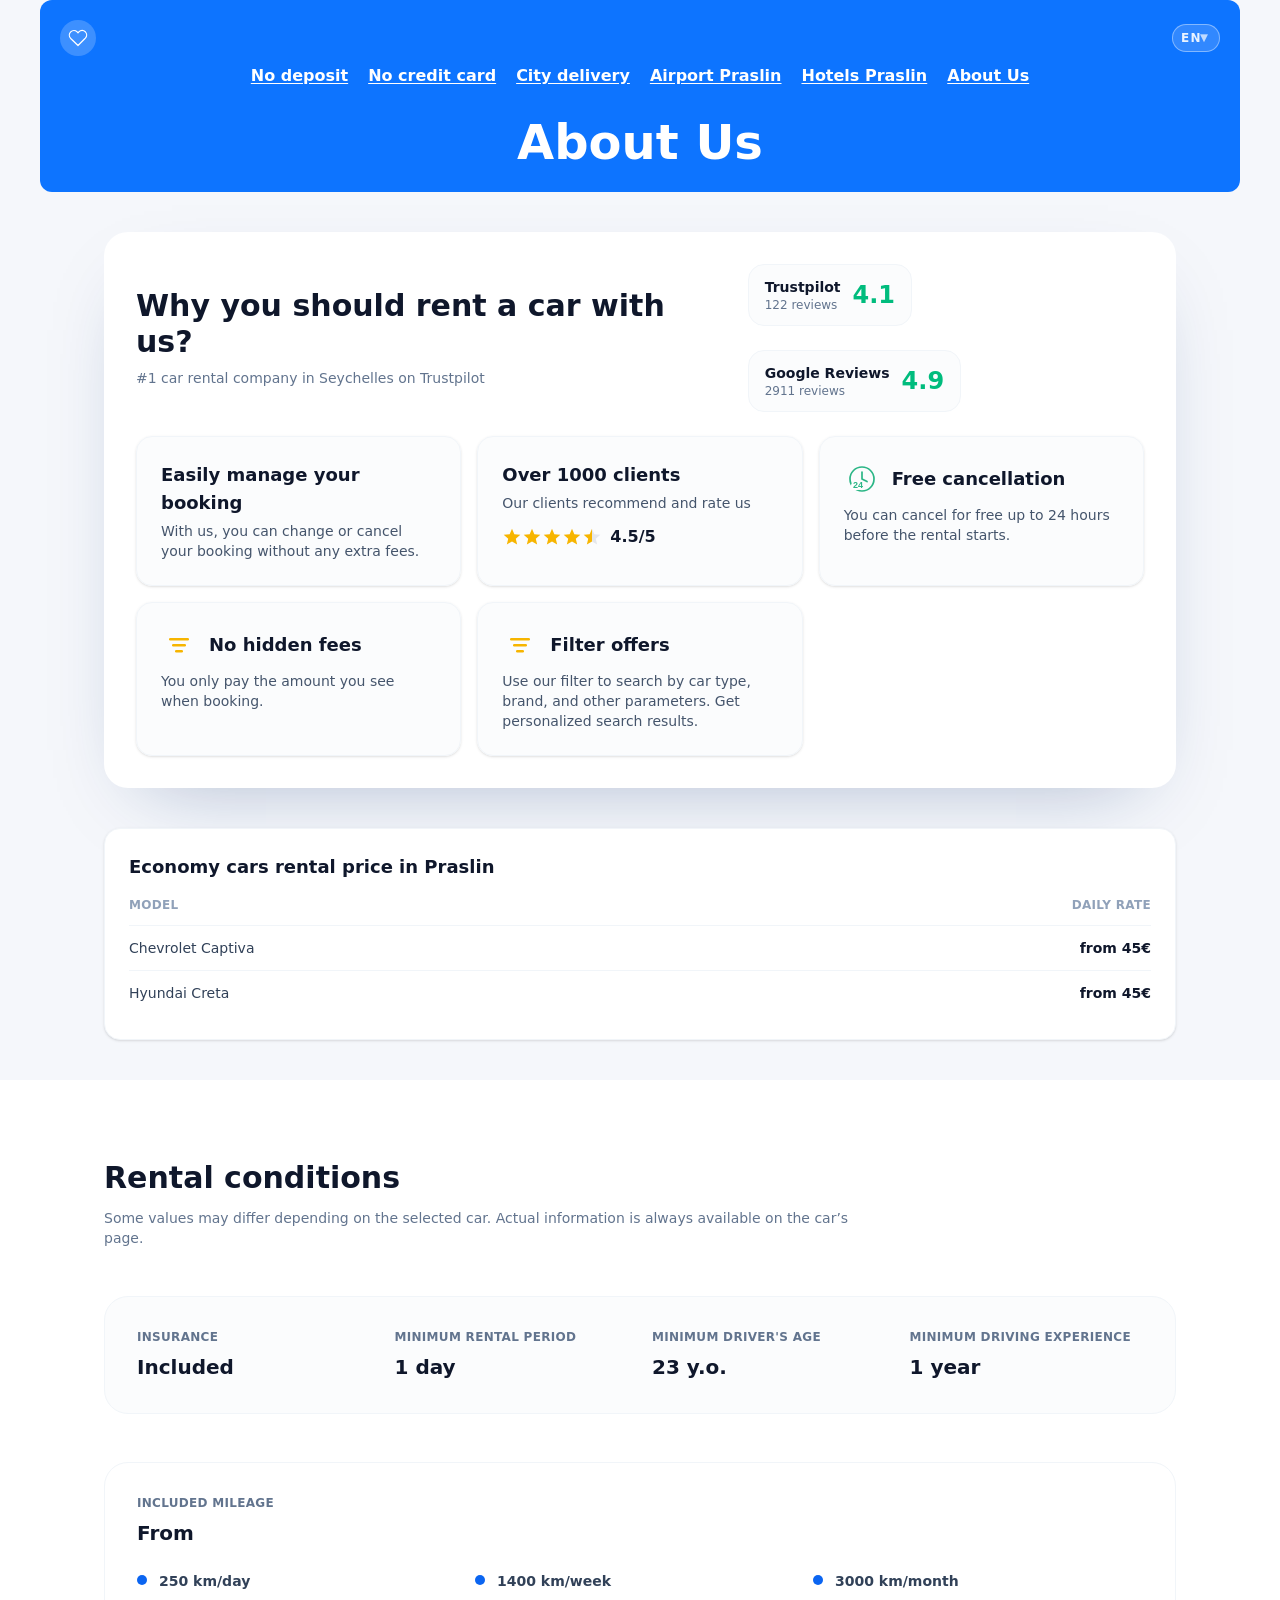
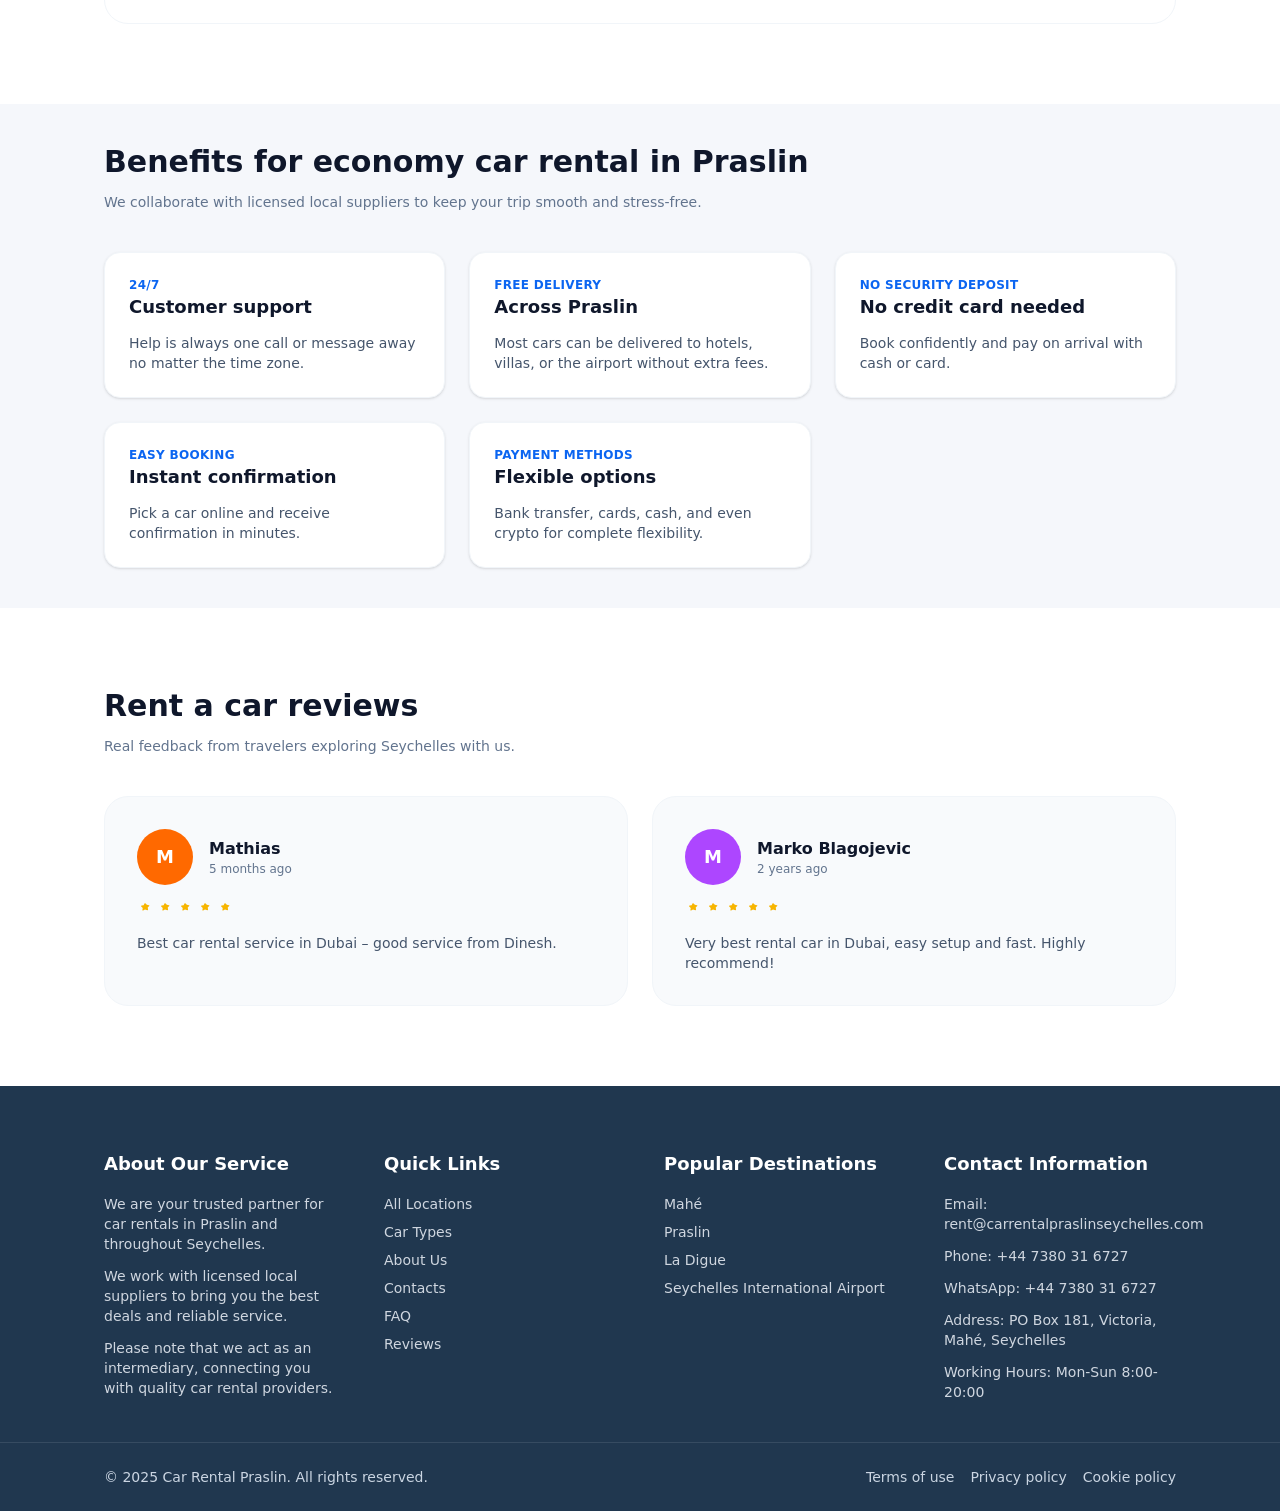
<file: en/about/index.html>
<!DOCTYPE html><html lang="en" class="scroll-smooth"> <head><meta charset="utf-8"><meta name="viewport" content="width=device-width, initial-scale=1"><meta name="robots" content="noindex, nofollow"><title>Car Rental Praslin</title><meta name="description" content="Rent a car on Praslin Island at the best prices from local providers. No hidden fees, no deposit, with support in both Russian and English."><meta name="theme-color" content="#0d74ff"><meta name="color-scheme" content="light"><link rel="icon" type="image/svg+xml" href="/favicon.svg"><link rel="preconnect" href="https://fonts.googleapis.com"><link rel="preconnect" href="https://fonts.gstatic.com" crossorigin><link href="https://fonts.googleapis.com/css2?family=Inter:wght@400;500;600;700;800&display=swap" rel="stylesheet"><link rel="stylesheet" href="/_astro/_page_.C8-FzuBH.css"></head> <body class="min-h-screen bg-[#f5f7fb] font-sans text-slate-900 antialiased">  <main class="space-y-10"> <div class="relative isolate overflow-hidden"> <div class="relative mx-auto flex max-w-[1200px] flex-col gap-1 p-[20px] text-white bg-[#0d74ff] rounded-xl"> <div class="flex flex-wrap items-center justify-between gap-6"> <div class="flex items-center gap-3 text-white"> <span class="flex h-9 w-9 items-center justify-center rounded-full bg-white/20"> <svg xmlns="http://www.w3.org/2000/svg" viewBox="0 0 24 24" fill="none" stroke="currentColor" class="h-5 w-5"> <path stroke-linecap="round" stroke-linejoin="round" stroke-width="1.5" d="M20.84 4.61a5.5 5.5 0 0 0-7.78 0L12 5.67l-1.06-1.06a5.502 5.502 0 0 0-7.78 7.78l1.06 1.06L12 21l7.78-7.78 1.06-1.06a5.5 5.5 0 0 0 0-7.54z"></path> </svg> </span> </div> <div class="relative" data-astro-cid-a2mxz4y6> <label class="sr-only" data-astro-cid-a2mxz4y6> Select language </label> <select id="language-switcher-select" class="language-select" aria-label="Select language" onchange="if (this.value) window.location.href=this.value;" data-astro-cid-a2mxz4y6> <option value="/en/" selected data-astro-cid-a2mxz4y6> English </option><option value="/ru/" data-astro-cid-a2mxz4y6> Русский </option> </select> <span class="language-select__chevron" aria-hidden="true" data-astro-cid-a2mxz4y6>
▼
</span> </div>  </div> <nav aria-label="Primary" class="flex flex-wrap items-center justify-center w-full font-bold text-white gap-1 text-[clamp(0.7rem,2vw,1rem)]"> <a href="/en/no-deposit" class="flex items-center gap-1 px-2 py-1 rounded-lg bg-transparent hover:bg-white/20 transition-colors duration-150 underline underline-offset-2 decoration-white break-words" style="min-width: 0;"> No deposit </a><a href="/en/no-credit-card" class="flex items-center gap-1 px-2 py-1 rounded-lg bg-transparent hover:bg-white/20 transition-colors duration-150 underline underline-offset-2 decoration-white break-words" style="min-width: 0;"> No credit card </a><a href="/en/city-delivery" class="flex items-center gap-1 px-2 py-1 rounded-lg bg-transparent hover:bg-white/20 transition-colors duration-150 underline underline-offset-2 decoration-white break-words" style="min-width: 0;"> City delivery </a><a href="/en/airport" class="flex items-center gap-1 px-2 py-1 rounded-lg bg-transparent hover:bg-white/20 transition-colors duration-150 underline underline-offset-2 decoration-white break-words" style="min-width: 0;"> Airport Praslin </a><a href="/en/hotels" class="flex items-center gap-1 px-2 py-1 rounded-lg bg-transparent hover:bg-white/20 transition-colors duration-150 underline underline-offset-2 decoration-white break-words" style="min-width: 0;"> Hotels Praslin </a><a href="/en/about" class="flex items-center gap-1 px-2 py-1 rounded-lg bg-transparent hover:bg-white/20 transition-colors duration-150 underline underline-offset-2 decoration-white break-words" style="min-width: 0;"> About Us </a> </nav> <div class="flex flex-col justify-center gap-8"> <div class="flex flex-col items-center gap-8"> <h1 class="mt-4 text-4xl font-bold leading-tight md:text-5xl"> About Us </h1> </div> </div> </div>  </div> <section class="mx-auto max-w-[1200px] space-y-12 px-6 md:px-12 lg:px-16"> <div class="flex flex-col gap-6 rounded-3xl bg-white p-8 shadow-[0_30px_80px_-40px_rgba(12,46,110,0.35)]"> <div class="flex flex-col gap-6 lg:flex-row lg:items-center lg:justify-between"> <div class="flex flex-col gap-2"> <h2 id="why-us" class="text-2xl font-bold text-slate-900 md:text-3xl"> Why you should rent a car with us? </h2> <p class="text-sm font-medium text-slate-500"> #1 car rental company in Seychelles on Trustpilot </p> </div> <div class="flex flex-wrap gap-6"> <div class="flex items-center gap-3 rounded-2xl border border-slate-100 bg-slate-50/60 px-4 py-3"> <div class="flex flex-col"> <h3 class="text-sm font-semibold text-slate-900"> Trustpilot </h3> <span class="text-xs text-slate-500">122 reviews</span> </div> <span class="text-2xl font-bold text-emerald-500">4.1</span> </div><div class="flex items-center gap-3 rounded-2xl border border-slate-100 bg-slate-50/60 px-4 py-3"> <div class="flex flex-col"> <h3 class="text-sm font-semibold text-slate-900"> Google Reviews </h3> <span class="text-xs text-slate-500">2911 reviews</span> </div> <span class="text-2xl font-bold text-emerald-500">4.9</span> </div> </div> </div> <div class="grid gap-4 md:grid-cols-2 lg:grid-cols-3"> <div class="rounded-2xl border border-slate-100 bg-slate-50/60 p-6 flex flex-col gap-1 shadow-sm"> <h3 class="text-lg font-semibold text-slate-900">Easily manage your booking</h3> <p class="text-sm text-slate-600">With us, you can change or cancel your booking without any extra fees.</p> </div> <div class="rounded-2xl border border-slate-100 bg-slate-50/60 p-6 flex flex-col gap-1 shadow-sm"> <h3 class="text-lg font-semibold text-slate-900">Over 1000 clients</h3> <p class="text-sm text-slate-600">Our clients recommend and rate us</p> <div class="flex items-center gap-2 mt-2"> <span class="flex">  <svg xmlns="http://www.w3.org/2000/svg" fill="#f7b500" viewBox="0 0 24 24" width="20" height="20"><path d="M12 17.27L18.18 21l-1.64-7.03L22 9.24l-7.19-.61L12 2 9.19 8.63 2 9.24l5.46 4.73L5.82 21z"></path></svg> <svg xmlns="http://www.w3.org/2000/svg" fill="#f7b500" viewBox="0 0 24 24" width="20" height="20"><path d="M12 17.27L18.18 21l-1.64-7.03L22 9.24l-7.19-.61L12 2 9.19 8.63 2 9.24l5.46 4.73L5.82 21z"></path></svg> <svg xmlns="http://www.w3.org/2000/svg" fill="#f7b500" viewBox="0 0 24 24" width="20" height="20"><path d="M12 17.27L18.18 21l-1.64-7.03L22 9.24l-7.19-.61L12 2 9.19 8.63 2 9.24l5.46 4.73L5.82 21z"></path></svg> <svg xmlns="http://www.w3.org/2000/svg" fill="#f7b500" viewBox="0 0 24 24" width="20" height="20"><path d="M12 17.27L18.18 21l-1.64-7.03L22 9.24l-7.19-.61L12 2 9.19 8.63 2 9.24l5.46 4.73L5.82 21z"></path></svg>  <svg xmlns="http://www.w3.org/2000/svg" fill="#f7b500" viewBox="0 0 24 24" width="20" height="20"><defs><linearGradient id="half"><stop offset="50%" stop-color="#f7b500"></stop><stop offset="50%" stop-color="#e5e7eb"></stop></linearGradient></defs><path fill="url(#half)" d="M12 17.27L18.18 21l-1.64-7.03L22 9.24l-7.19-.61L12 2 9.19 8.63 2 9.24l5.46 4.73L5.82 21z"></path></svg> </span> <span class="text-base font-semibold text-slate-900">4.5/5</span> </div> </div> <div class="rounded-2xl border border-slate-100 bg-slate-50/60 p-6 flex flex-col gap-1 shadow-sm"> <div class="flex items-center gap-3 mb-1"> <span class="flex h-9 w-9 items-center justify-center rounded-full bg-white/0">  <svg width="28" height="28" viewBox="0 0 28 28" fill="none" xmlns="http://www.w3.org/2000/svg"> <circle cx="14" cy="14" r="12" stroke="#2bb686" stroke-width="1.7" fill="none"></circle> <path d="M14 7v7l5 2.5" stroke="#2bb686" stroke-width="1.7" stroke-linecap="round" stroke-linejoin="round"></path> <rect x="3" y="17" width="10" height="8" rx="4" fill="white"></rect> <text x="5" y="23" font-size="9" font-weight="bold" fill="#2bb686" font-family="Arial, sans-serif">24</text> </svg> </span> <h3 class="text-lg font-semibold text-slate-900">Free cancellation</h3> </div> <p class="text-sm text-slate-600">You can cancel for free up to 24 hours before the rental starts.</p> </div> <div class="rounded-2xl border border-slate-100 bg-slate-50/60 p-6 flex flex-col gap-1 shadow-sm"> <div class="flex items-center gap-3 mb-1"> <span class="flex h-9 w-9 items-center justify-center rounded-full bg-white/0">  <svg width="28" height="28" viewBox="0 0 28 28" fill="none" xmlns="http://www.w3.org/2000/svg"> <rect x="4" y="7" width="20" height="2.5" rx="1.25" fill="#f7b500"></rect> <rect x="7" y="13" width="14" height="2.5" rx="1.25" fill="#f7b500"></rect> <rect x="10" y="19" width="8" height="2.5" rx="1.25" fill="#f7b500"></rect> </svg> </span> <h3 class="text-lg font-semibold text-slate-900">No hidden fees</h3> </div> <p class="text-sm text-slate-600">You only pay the amount you see when booking.</p> </div> <div class="rounded-2xl border border-slate-100 bg-slate-50/60 p-6 flex flex-col gap-1 shadow-sm"> <div class="flex items-center gap-3 mb-1"> <span class="flex h-9 w-9 items-center justify-center rounded-full bg-white/0">  <svg width="28" height="28" viewBox="0 0 28 28" fill="none" xmlns="http://www.w3.org/2000/svg"> <rect x="4" y="7" width="20" height="2.5" rx="1.25" fill="#f7b500"></rect> <rect x="7" y="13" width="14" height="2.5" rx="1.25" fill="#f7b500"></rect> <rect x="10" y="19" width="8" height="2.5" rx="1.25" fill="#f7b500"></rect> </svg> </span> <h3 class="text-lg font-semibold text-slate-900">Filter offers</h3> </div> <p class="text-sm text-slate-600">Use our filter to search by car type, brand, and other parameters. Get personalized search results.</p> </div> </div> </div> </section> <section id="prices" class="mx-auto max-w-[1200px] px-6 md:px-12 lg:px-16"> <div class="rounded-2xl border border-slate-100 bg-white p-6 shadow-sm"> <h3 class="text-lg font-semibold text-slate-900"> Economy cars rental price in Praslin </h3> <table class="mt-4 w-full divide-y divide-slate-100 text-left text-sm text-slate-600"> <thead> <tr class="text-xs uppercase tracking-wide text-slate-400"> <th class="pb-3">Model</th> <th class="pb-3 text-right">Daily rate</th> </tr> </thead> <tbody class="divide-y divide-slate-100"> <tr> <td class="py-3 font-medium text-slate-700">Chevrolet Captiva</td> <td class="py-3 text-right font-semibold text-slate-900"> from 45€ </td> </tr><tr> <td class="py-3 font-medium text-slate-700">Hyundai Creta</td> <td class="py-3 text-right font-semibold text-slate-900"> from 45€ </td> </tr> </tbody> </table> </div> </section> <section id="conditions" class="bg-white py-20"> <div class="mx-auto flex max-w-[1200px] flex-col gap-12 px-6 md:px-12 lg:px-16"> <div class="flex flex-col gap-3"> <h2 class="text-3xl font-bold text-slate-900">Rental conditions</h2> <p class="max-w-3xl text-sm text-slate-500"> Some values may differ depending on the selected car. Actual information is always available on the car’s page. </p> </div> <div class="grid gap-6 rounded-3xl border border-slate-100 bg-slate-50/60 p-8 md:grid-cols-2 lg:grid-cols-4"> <div class="space-y-2"> <p class="text-xs font-semibold uppercase tracking-wide text-slate-500"> Insurance </p> <p class="text-xl font-bold text-slate-900">Included</p> </div><div class="space-y-2"> <p class="text-xs font-semibold uppercase tracking-wide text-slate-500"> Minimum rental period </p> <p class="text-xl font-bold text-slate-900">1 day</p> </div><div class="space-y-2"> <p class="text-xs font-semibold uppercase tracking-wide text-slate-500"> Minimum driver&#39;s age </p> <p class="text-xl font-bold text-slate-900">23 y.o.</p> </div><div class="space-y-2"> <p class="text-xs font-semibold uppercase tracking-wide text-slate-500"> Minimum driving experience </p> <p class="text-xl font-bold text-slate-900">1 year</p> </div> </div> <div class="grid gap-6 rounded-3xl border border-slate-100 bg-white p-8"> <div> <p class="text-xs font-semibold uppercase tracking-wide text-slate-500"> Included mileage </p> <h3 class="mt-2 text-xl font-bold text-slate-900">From</h3> </div> <ul class="grid gap-2 text-sm font-semibold text-slate-700 md:grid-cols-3"> <li class="flex items-start gap-3"> <span class="mt-1 h-2.5 w-2.5 rounded-full bg-[#0b65f1]"></span> <span>250 km/day</span> </li><li class="flex items-start gap-3"> <span class="mt-1 h-2.5 w-2.5 rounded-full bg-[#0b65f1]"></span> <span>1400 km/week</span> </li><li class="flex items-start gap-3"> <span class="mt-1 h-2.5 w-2.5 rounded-full bg-[#0b65f1]"></span> <span>3000 km/month</span> </li> </ul> </div> </div> </section> <section id="benefits" class="mx-auto max-w-[1200px] space-y-10 px-6 md:px-12 lg:px-16"> <div class="flex flex-col gap-3"> <h2 class="text-3xl font-bold text-slate-900"> Benefits for economy car rental in Praslin </h2> <p class="text-sm text-slate-500"> We collaborate with licensed local suppliers to keep your trip smooth and stress-free. </p> </div> <div class="grid gap-6 md:grid-cols-2 lg:grid-cols-3"> <div class="flex h-full flex-col gap-3 rounded-2xl border border-slate-100 bg-white p-6 shadow-sm"> <div> <p class="text-xs font-semibold uppercase tracking-wide text-[#0b65f1]"> 24/7 </p> <h3 class="text-lg font-semibold text-slate-900">Customer support</h3> </div> <p class="text-sm text-slate-600">Help is always one call or message away no matter the time zone.</p> </div><div class="flex h-full flex-col gap-3 rounded-2xl border border-slate-100 bg-white p-6 shadow-sm"> <div> <p class="text-xs font-semibold uppercase tracking-wide text-[#0b65f1]"> Free delivery </p> <h3 class="text-lg font-semibold text-slate-900">Across Praslin</h3> </div> <p class="text-sm text-slate-600">Most cars can be delivered to hotels, villas, or the airport without extra fees.</p> </div><div class="flex h-full flex-col gap-3 rounded-2xl border border-slate-100 bg-white p-6 shadow-sm"> <div> <p class="text-xs font-semibold uppercase tracking-wide text-[#0b65f1]"> No security deposit </p> <h3 class="text-lg font-semibold text-slate-900">No credit card needed</h3> </div> <p class="text-sm text-slate-600">Book confidently and pay on arrival with cash or card.</p> </div><div class="flex h-full flex-col gap-3 rounded-2xl border border-slate-100 bg-white p-6 shadow-sm"> <div> <p class="text-xs font-semibold uppercase tracking-wide text-[#0b65f1]"> Easy booking </p> <h3 class="text-lg font-semibold text-slate-900">Instant confirmation</h3> </div> <p class="text-sm text-slate-600">Pick a car online and receive confirmation in minutes.</p> </div><div class="flex h-full flex-col gap-3 rounded-2xl border border-slate-100 bg-white p-6 shadow-sm"> <div> <p class="text-xs font-semibold uppercase tracking-wide text-[#0b65f1]"> Payment methods </p> <h3 class="text-lg font-semibold text-slate-900">Flexible options</h3> </div> <p class="text-sm text-slate-600">Bank transfer, cards, cash, and even crypto for complete flexibility.</p> </div> </div> </section> <section id="reviews" class="bg-white py-20"> <div class="mx-auto flex max-w-[1200px] flex-col gap-10 px-6 md:px-12 lg:px-16"> <div class="flex flex-col gap-3"> <h2 class="text-3xl font-bold text-slate-900">Rent a car reviews</h2> <p class="text-sm text-slate-500"> Real feedback from travelers exploring Seychelles with us. </p> </div> <div class="grid gap-6 lg:grid-cols-2"> <article class="flex h-full flex-col gap-4 rounded-3xl border border-slate-100 bg-slate-50 p-8"> <div class="flex items-center gap-4"> <span class="flex h-14 w-14 items-center justify-center rounded-full text-lg font-semibold text-white bg-orange-500"> M </span> <div> <p class="text-base font-semibold text-slate-900">Mathias</p> <p class="text-xs text-slate-500">5 months ago</p> </div> </div> <div class="flex gap-1 text-[#f7b500]"> <svg xmlns="http://www.w3.org/2000/svg" viewBox="0 0 24 24" fill="currentColor" class="h-4 w-4" aria-hidden="true"> <path d="M11.48 3.499a.75.75 0 0 1 1.04 0l2.256 2.256 3.183.464a.75.75 0 0 1 .416 1.279l-2.302 2.244.543 3.166a.75.75 0 0 1-1.088.791L12 12.834l-2.835 1.485a.75.75 0 0 1-1.088-.79l.543-3.167-2.302-2.244a.75.75 0 0 1 .416-1.279l3.183-.464z"></path> </svg><svg xmlns="http://www.w3.org/2000/svg" viewBox="0 0 24 24" fill="currentColor" class="h-4 w-4" aria-hidden="true"> <path d="M11.48 3.499a.75.75 0 0 1 1.04 0l2.256 2.256 3.183.464a.75.75 0 0 1 .416 1.279l-2.302 2.244.543 3.166a.75.75 0 0 1-1.088.791L12 12.834l-2.835 1.485a.75.75 0 0 1-1.088-.79l.543-3.167-2.302-2.244a.75.75 0 0 1 .416-1.279l3.183-.464z"></path> </svg><svg xmlns="http://www.w3.org/2000/svg" viewBox="0 0 24 24" fill="currentColor" class="h-4 w-4" aria-hidden="true"> <path d="M11.48 3.499a.75.75 0 0 1 1.04 0l2.256 2.256 3.183.464a.75.75 0 0 1 .416 1.279l-2.302 2.244.543 3.166a.75.75 0 0 1-1.088.791L12 12.834l-2.835 1.485a.75.75 0 0 1-1.088-.79l.543-3.167-2.302-2.244a.75.75 0 0 1 .416-1.279l3.183-.464z"></path> </svg><svg xmlns="http://www.w3.org/2000/svg" viewBox="0 0 24 24" fill="currentColor" class="h-4 w-4" aria-hidden="true"> <path d="M11.48 3.499a.75.75 0 0 1 1.04 0l2.256 2.256 3.183.464a.75.75 0 0 1 .416 1.279l-2.302 2.244.543 3.166a.75.75 0 0 1-1.088.791L12 12.834l-2.835 1.485a.75.75 0 0 1-1.088-.79l.543-3.167-2.302-2.244a.75.75 0 0 1 .416-1.279l3.183-.464z"></path> </svg><svg xmlns="http://www.w3.org/2000/svg" viewBox="0 0 24 24" fill="currentColor" class="h-4 w-4" aria-hidden="true"> <path d="M11.48 3.499a.75.75 0 0 1 1.04 0l2.256 2.256 3.183.464a.75.75 0 0 1 .416 1.279l-2.302 2.244.543 3.166a.75.75 0 0 1-1.088.791L12 12.834l-2.835 1.485a.75.75 0 0 1-1.088-.79l.543-3.167-2.302-2.244a.75.75 0 0 1 .416-1.279l3.183-.464z"></path> </svg> </div> <p class="text-sm text-slate-600">Best car rental service in Dubai – good service from Dinesh.</p> </article><article class="flex h-full flex-col gap-4 rounded-3xl border border-slate-100 bg-slate-50 p-8"> <div class="flex items-center gap-4"> <span class="flex h-14 w-14 items-center justify-center rounded-full text-lg font-semibold text-white bg-purple-500"> M </span> <div> <p class="text-base font-semibold text-slate-900">Marko Blagojevic</p> <p class="text-xs text-slate-500">2 years ago</p> </div> </div> <div class="flex gap-1 text-[#f7b500]"> <svg xmlns="http://www.w3.org/2000/svg" viewBox="0 0 24 24" fill="currentColor" class="h-4 w-4" aria-hidden="true"> <path d="M11.48 3.499a.75.75 0 0 1 1.04 0l2.256 2.256 3.183.464a.75.75 0 0 1 .416 1.279l-2.302 2.244.543 3.166a.75.75 0 0 1-1.088.791L12 12.834l-2.835 1.485a.75.75 0 0 1-1.088-.79l.543-3.167-2.302-2.244a.75.75 0 0 1 .416-1.279l3.183-.464z"></path> </svg><svg xmlns="http://www.w3.org/2000/svg" viewBox="0 0 24 24" fill="currentColor" class="h-4 w-4" aria-hidden="true"> <path d="M11.48 3.499a.75.75 0 0 1 1.04 0l2.256 2.256 3.183.464a.75.75 0 0 1 .416 1.279l-2.302 2.244.543 3.166a.75.75 0 0 1-1.088.791L12 12.834l-2.835 1.485a.75.75 0 0 1-1.088-.79l.543-3.167-2.302-2.244a.75.75 0 0 1 .416-1.279l3.183-.464z"></path> </svg><svg xmlns="http://www.w3.org/2000/svg" viewBox="0 0 24 24" fill="currentColor" class="h-4 w-4" aria-hidden="true"> <path d="M11.48 3.499a.75.75 0 0 1 1.04 0l2.256 2.256 3.183.464a.75.75 0 0 1 .416 1.279l-2.302 2.244.543 3.166a.75.75 0 0 1-1.088.791L12 12.834l-2.835 1.485a.75.75 0 0 1-1.088-.79l.543-3.167-2.302-2.244a.75.75 0 0 1 .416-1.279l3.183-.464z"></path> </svg><svg xmlns="http://www.w3.org/2000/svg" viewBox="0 0 24 24" fill="currentColor" class="h-4 w-4" aria-hidden="true"> <path d="M11.48 3.499a.75.75 0 0 1 1.04 0l2.256 2.256 3.183.464a.75.75 0 0 1 .416 1.279l-2.302 2.244.543 3.166a.75.75 0 0 1-1.088.791L12 12.834l-2.835 1.485a.75.75 0 0 1-1.088-.79l.543-3.167-2.302-2.244a.75.75 0 0 1 .416-1.279l3.183-.464z"></path> </svg><svg xmlns="http://www.w3.org/2000/svg" viewBox="0 0 24 24" fill="currentColor" class="h-4 w-4" aria-hidden="true"> <path d="M11.48 3.499a.75.75 0 0 1 1.04 0l2.256 2.256 3.183.464a.75.75 0 0 1 .416 1.279l-2.302 2.244.543 3.166a.75.75 0 0 1-1.088.791L12 12.834l-2.835 1.485a.75.75 0 0 1-1.088-.79l.543-3.167-2.302-2.244a.75.75 0 0 1 .416-1.279l3.183-.464z"></path> </svg> </div> <p class="text-sm text-slate-600">Very best rental car in Dubai, easy setup and fast. Highly recommend!</p> </article> </div> </div> </section> </main> <footer id="contact" class="bg-[#20374f] pt-16 text-slate-200"> <div class="mx-auto grid max-w-[1200px] gap-12 px-6 pb-10 md:px-12 lg:grid-cols-4 lg:px-16"> <div class="space-y-4"> <h3 class="text-lg font-semibold text-white">About Our Service</h3> <div class="space-y-3 text-sm text-slate-200/90"> <p>We are your trusted partner for car rentals in Praslin and throughout Seychelles.</p><p>We work with licensed local suppliers to bring you the best deals and reliable service.</p><p>Please note that we act as an intermediary, connecting you with quality car rental providers.</p> </div>  </div><div class="space-y-4"> <h3 class="text-lg font-semibold text-white">Quick Links</h3>  <ul class="space-y-2 text-sm text-slate-200/90"> <li> <a href="#" class="transition hover:text-white"> All Locations </a> </li><li> <a href="#" class="transition hover:text-white"> Car Types </a> </li><li> <a href="#" class="transition hover:text-white"> About Us </a> </li><li> <a href="#" class="transition hover:text-white"> Contacts </a> </li><li> <a href="#" class="transition hover:text-white"> FAQ </a> </li><li> <a href="#" class="transition hover:text-white"> Reviews </a> </li> </ul> </div><div class="space-y-4"> <h3 class="text-lg font-semibold text-white">Popular Destinations</h3>  <ul class="space-y-2 text-sm text-slate-200/90"> <li> <a href="#" class="transition hover:text-white"> Mahé </a> </li><li> <a href="#" class="transition hover:text-white"> Praslin </a> </li><li> <a href="#" class="transition hover:text-white"> La Digue </a> </li><li> <a href="#" class="transition hover:text-white"> Seychelles International Airport </a> </li> </ul> </div><div class="space-y-4"> <h3 class="text-lg font-semibold text-white">Contact Information</h3> <div class="space-y-3 text-sm text-slate-200/90"> <p>Email: rent@carrentalpraslinseychelles.com</p><p>Phone: +44 7380 31 6727</p><p>WhatsApp: +44 7380 31 6727</p><p>Address: PO Box 181, Victoria, Mahé, Seychelles</p><p>Working Hours: Mon-Sun 8:00-20:00</p> </div>  </div> </div> <div class="border-t border-white/10"> <div class="mx-auto flex max-w-[1200px] flex-col-reverse gap-4 px-6 py-6 text-sm text-slate-300 md:flex-row md:items-center md:justify-between md:px-12 lg:px-16"> <p>© 2025 Car Rental Praslin. All rights reserved.</p> <div class="flex flex-wrap gap-4"> <a href="#" class="transition hover:text-white"> Terms of use </a><a href="#" class="transition hover:text-white"> Privacy policy </a><a href="#" class="transition hover:text-white"> Cookie policy </a> </div> </div> </div> </footer>   </body></html>
</file>
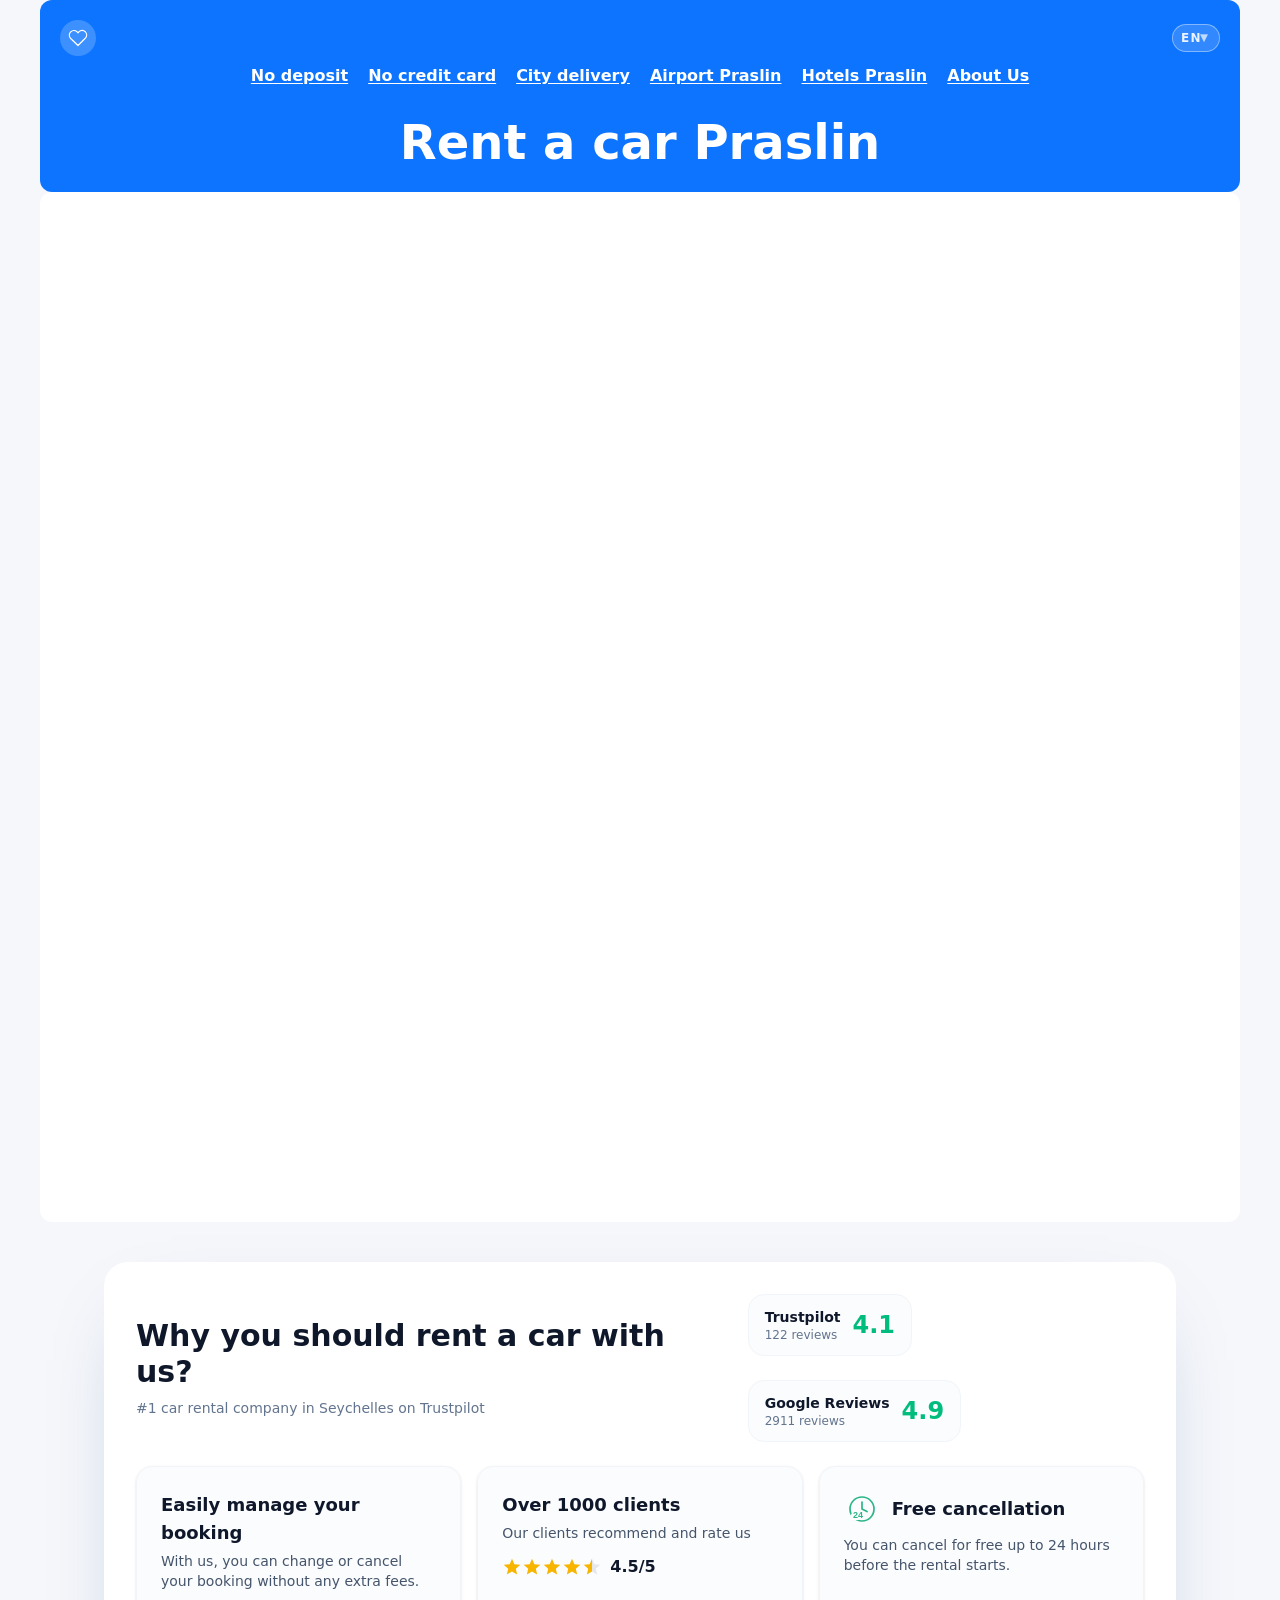
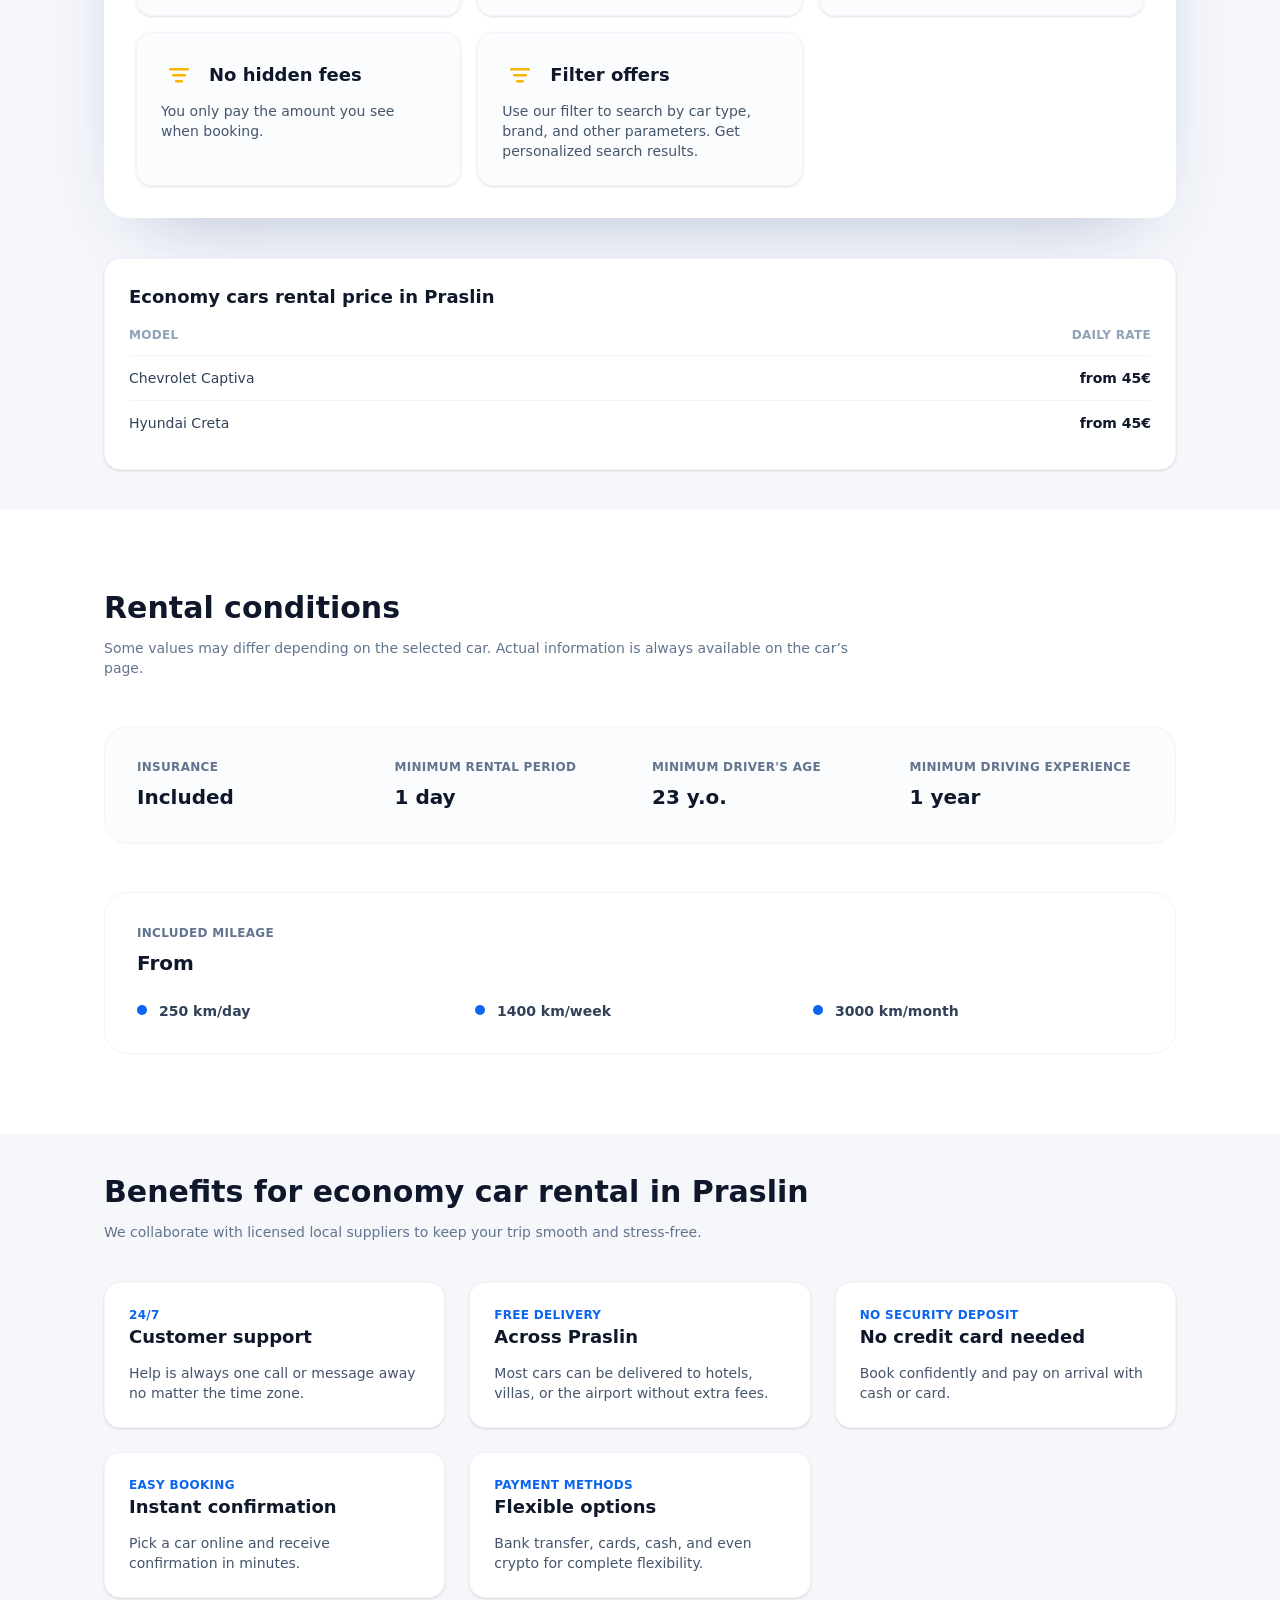
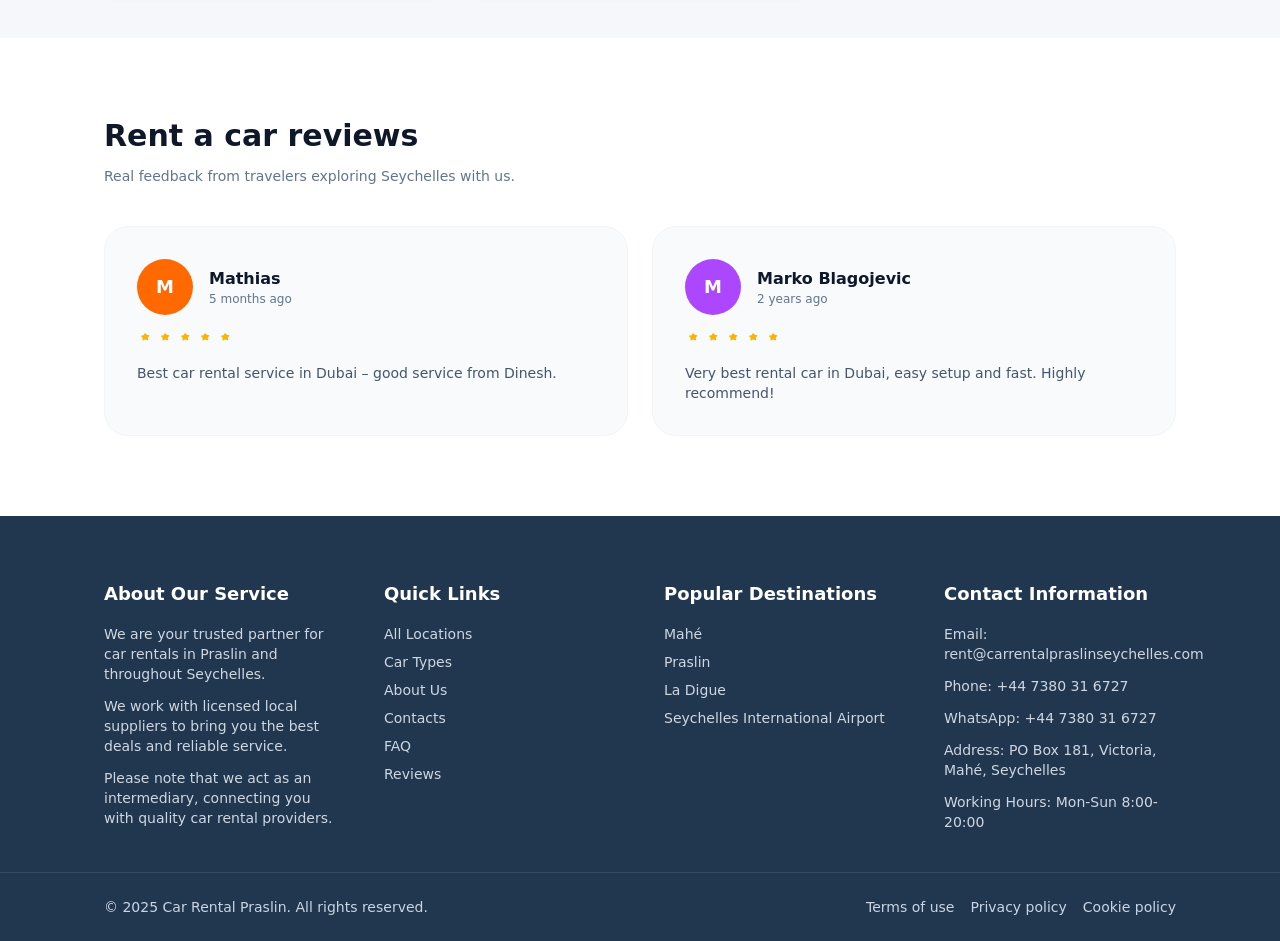
<file: en/airport/index.html>
<!DOCTYPE html><html lang="en" class="scroll-smooth"> <head><meta charset="utf-8"><meta name="viewport" content="width=device-width, initial-scale=1"><meta name="robots" content="noindex, nofollow"><title>Car Rental Praslin</title><meta name="description" content="Rent a car on Praslin Island at the best prices from local providers. No hidden fees, no deposit, with support in both Russian and English."><meta name="theme-color" content="#0d74ff"><meta name="color-scheme" content="light"><link rel="icon" type="image/svg+xml" href="/favicon.svg"><link rel="preconnect" href="https://fonts.googleapis.com"><link rel="preconnect" href="https://fonts.gstatic.com" crossorigin><link href="https://fonts.googleapis.com/css2?family=Inter:wght@400;500;600;700;800&display=swap" rel="stylesheet"><link rel="stylesheet" href="/_astro/_page_.C8-FzuBH.css"></head> <body class="min-h-screen bg-[#f5f7fb] font-sans text-slate-900 antialiased">  <main class="space-y-10"> <div class="relative isolate overflow-hidden"> <div class="relative mx-auto flex max-w-[1200px] flex-col gap-1 p-[20px] text-white bg-[#0d74ff] rounded-xl"> <div class="flex flex-wrap items-center justify-between gap-6"> <div class="flex items-center gap-3 text-white"> <span class="flex h-9 w-9 items-center justify-center rounded-full bg-white/20"> <svg xmlns="http://www.w3.org/2000/svg" viewBox="0 0 24 24" fill="none" stroke="currentColor" class="h-5 w-5"> <path stroke-linecap="round" stroke-linejoin="round" stroke-width="1.5" d="M20.84 4.61a5.5 5.5 0 0 0-7.78 0L12 5.67l-1.06-1.06a5.502 5.502 0 0 0-7.78 7.78l1.06 1.06L12 21l7.78-7.78 1.06-1.06a5.5 5.5 0 0 0 0-7.54z"></path> </svg> </span> </div> <div class="relative" data-astro-cid-a2mxz4y6> <label class="sr-only" data-astro-cid-a2mxz4y6> Select language </label> <select id="language-switcher-select" class="language-select" aria-label="Select language" onchange="if (this.value) window.location.href=this.value;" data-astro-cid-a2mxz4y6> <option value="/en/" selected data-astro-cid-a2mxz4y6> English </option><option value="/ru/" data-astro-cid-a2mxz4y6> Русский </option> </select> <span class="language-select__chevron" aria-hidden="true" data-astro-cid-a2mxz4y6>
▼
</span> </div>  </div> <nav aria-label="Primary" class="flex flex-wrap items-center justify-center w-full font-bold text-white gap-1 text-[clamp(0.7rem,2vw,1rem)]"> <a href="/en/no-deposit" class="flex items-center gap-1 px-2 py-1 rounded-lg bg-transparent hover:bg-white/20 transition-colors duration-150 underline underline-offset-2 decoration-white break-words" style="min-width: 0;"> No deposit </a><a href="/en/no-credit-card" class="flex items-center gap-1 px-2 py-1 rounded-lg bg-transparent hover:bg-white/20 transition-colors duration-150 underline underline-offset-2 decoration-white break-words" style="min-width: 0;"> No credit card </a><a href="/en/city-delivery" class="flex items-center gap-1 px-2 py-1 rounded-lg bg-transparent hover:bg-white/20 transition-colors duration-150 underline underline-offset-2 decoration-white break-words" style="min-width: 0;"> City delivery </a><a href="/en/airport" class="flex items-center gap-1 px-2 py-1 rounded-lg bg-transparent hover:bg-white/20 transition-colors duration-150 underline underline-offset-2 decoration-white break-words" style="min-width: 0;"> Airport Praslin </a><a href="/en/hotels" class="flex items-center gap-1 px-2 py-1 rounded-lg bg-transparent hover:bg-white/20 transition-colors duration-150 underline underline-offset-2 decoration-white break-words" style="min-width: 0;"> Hotels Praslin </a><a href="/en/about" class="flex items-center gap-1 px-2 py-1 rounded-lg bg-transparent hover:bg-white/20 transition-colors duration-150 underline underline-offset-2 decoration-white break-words" style="min-width: 0;"> About Us </a> </nav> <div class="flex flex-col justify-center gap-8"> <div class="flex flex-col items-center gap-8"> <h1 class="mt-4 text-4xl font-bold leading-tight md:text-5xl"> Rent a car Praslin </h1> </div> </div> </div> <div class="bg-white w-full mx-auto max-w-[1200px] pt-[20px] px-[10px] pb-[10px] rounded-xl"> <div id="search-app" class="min-h-[1000px]"> <script src="https://static.localrent.com/booking/v2/wl/app.js" async data-mrc-wl="true" data-affiliate="2777" data-country="98" data-city="549195" data-routing="on" data-zindex="10000"></script> </div> </div> </div> <section class="mx-auto max-w-[1200px] space-y-12 px-6 md:px-12 lg:px-16"> <div class="flex flex-col gap-6 rounded-3xl bg-white p-8 shadow-[0_30px_80px_-40px_rgba(12,46,110,0.35)]"> <div class="flex flex-col gap-6 lg:flex-row lg:items-center lg:justify-between"> <div class="flex flex-col gap-2"> <h2 id="why-us" class="text-2xl font-bold text-slate-900 md:text-3xl"> Why you should rent a car with us? </h2> <p class="text-sm font-medium text-slate-500"> #1 car rental company in Seychelles on Trustpilot </p> </div> <div class="flex flex-wrap gap-6"> <div class="flex items-center gap-3 rounded-2xl border border-slate-100 bg-slate-50/60 px-4 py-3"> <div class="flex flex-col"> <h3 class="text-sm font-semibold text-slate-900"> Trustpilot </h3> <span class="text-xs text-slate-500">122 reviews</span> </div> <span class="text-2xl font-bold text-emerald-500">4.1</span> </div><div class="flex items-center gap-3 rounded-2xl border border-slate-100 bg-slate-50/60 px-4 py-3"> <div class="flex flex-col"> <h3 class="text-sm font-semibold text-slate-900"> Google Reviews </h3> <span class="text-xs text-slate-500">2911 reviews</span> </div> <span class="text-2xl font-bold text-emerald-500">4.9</span> </div> </div> </div> <div class="grid gap-4 md:grid-cols-2 lg:grid-cols-3"> <div class="rounded-2xl border border-slate-100 bg-slate-50/60 p-6 flex flex-col gap-1 shadow-sm"> <h3 class="text-lg font-semibold text-slate-900">Easily manage your booking</h3> <p class="text-sm text-slate-600">With us, you can change or cancel your booking without any extra fees.</p> </div> <div class="rounded-2xl border border-slate-100 bg-slate-50/60 p-6 flex flex-col gap-1 shadow-sm"> <h3 class="text-lg font-semibold text-slate-900">Over 1000 clients</h3> <p class="text-sm text-slate-600">Our clients recommend and rate us</p> <div class="flex items-center gap-2 mt-2"> <span class="flex">  <svg xmlns="http://www.w3.org/2000/svg" fill="#f7b500" viewBox="0 0 24 24" width="20" height="20"><path d="M12 17.27L18.18 21l-1.64-7.03L22 9.24l-7.19-.61L12 2 9.19 8.63 2 9.24l5.46 4.73L5.82 21z"></path></svg> <svg xmlns="http://www.w3.org/2000/svg" fill="#f7b500" viewBox="0 0 24 24" width="20" height="20"><path d="M12 17.27L18.18 21l-1.64-7.03L22 9.24l-7.19-.61L12 2 9.19 8.63 2 9.24l5.46 4.73L5.82 21z"></path></svg> <svg xmlns="http://www.w3.org/2000/svg" fill="#f7b500" viewBox="0 0 24 24" width="20" height="20"><path d="M12 17.27L18.18 21l-1.64-7.03L22 9.24l-7.19-.61L12 2 9.19 8.63 2 9.24l5.46 4.73L5.82 21z"></path></svg> <svg xmlns="http://www.w3.org/2000/svg" fill="#f7b500" viewBox="0 0 24 24" width="20" height="20"><path d="M12 17.27L18.18 21l-1.64-7.03L22 9.24l-7.19-.61L12 2 9.19 8.63 2 9.24l5.46 4.73L5.82 21z"></path></svg>  <svg xmlns="http://www.w3.org/2000/svg" fill="#f7b500" viewBox="0 0 24 24" width="20" height="20"><defs><linearGradient id="half"><stop offset="50%" stop-color="#f7b500"></stop><stop offset="50%" stop-color="#e5e7eb"></stop></linearGradient></defs><path fill="url(#half)" d="M12 17.27L18.18 21l-1.64-7.03L22 9.24l-7.19-.61L12 2 9.19 8.63 2 9.24l5.46 4.73L5.82 21z"></path></svg> </span> <span class="text-base font-semibold text-slate-900">4.5/5</span> </div> </div> <div class="rounded-2xl border border-slate-100 bg-slate-50/60 p-6 flex flex-col gap-1 shadow-sm"> <div class="flex items-center gap-3 mb-1"> <span class="flex h-9 w-9 items-center justify-center rounded-full bg-white/0">  <svg width="28" height="28" viewBox="0 0 28 28" fill="none" xmlns="http://www.w3.org/2000/svg"> <circle cx="14" cy="14" r="12" stroke="#2bb686" stroke-width="1.7" fill="none"></circle> <path d="M14 7v7l5 2.5" stroke="#2bb686" stroke-width="1.7" stroke-linecap="round" stroke-linejoin="round"></path> <rect x="3" y="17" width="10" height="8" rx="4" fill="white"></rect> <text x="5" y="23" font-size="9" font-weight="bold" fill="#2bb686" font-family="Arial, sans-serif">24</text> </svg> </span> <h3 class="text-lg font-semibold text-slate-900">Free cancellation</h3> </div> <p class="text-sm text-slate-600">You can cancel for free up to 24 hours before the rental starts.</p> </div> <div class="rounded-2xl border border-slate-100 bg-slate-50/60 p-6 flex flex-col gap-1 shadow-sm"> <div class="flex items-center gap-3 mb-1"> <span class="flex h-9 w-9 items-center justify-center rounded-full bg-white/0">  <svg width="28" height="28" viewBox="0 0 28 28" fill="none" xmlns="http://www.w3.org/2000/svg"> <rect x="4" y="7" width="20" height="2.5" rx="1.25" fill="#f7b500"></rect> <rect x="7" y="13" width="14" height="2.5" rx="1.25" fill="#f7b500"></rect> <rect x="10" y="19" width="8" height="2.5" rx="1.25" fill="#f7b500"></rect> </svg> </span> <h3 class="text-lg font-semibold text-slate-900">No hidden fees</h3> </div> <p class="text-sm text-slate-600">You only pay the amount you see when booking.</p> </div> <div class="rounded-2xl border border-slate-100 bg-slate-50/60 p-6 flex flex-col gap-1 shadow-sm"> <div class="flex items-center gap-3 mb-1"> <span class="flex h-9 w-9 items-center justify-center rounded-full bg-white/0">  <svg width="28" height="28" viewBox="0 0 28 28" fill="none" xmlns="http://www.w3.org/2000/svg"> <rect x="4" y="7" width="20" height="2.5" rx="1.25" fill="#f7b500"></rect> <rect x="7" y="13" width="14" height="2.5" rx="1.25" fill="#f7b500"></rect> <rect x="10" y="19" width="8" height="2.5" rx="1.25" fill="#f7b500"></rect> </svg> </span> <h3 class="text-lg font-semibold text-slate-900">Filter offers</h3> </div> <p class="text-sm text-slate-600">Use our filter to search by car type, brand, and other parameters. Get personalized search results.</p> </div> </div> </div> </section> <section id="prices" class="mx-auto max-w-[1200px] px-6 md:px-12 lg:px-16"> <div class="rounded-2xl border border-slate-100 bg-white p-6 shadow-sm"> <h3 class="text-lg font-semibold text-slate-900"> Economy cars rental price in Praslin </h3> <table class="mt-4 w-full divide-y divide-slate-100 text-left text-sm text-slate-600"> <thead> <tr class="text-xs uppercase tracking-wide text-slate-400"> <th class="pb-3">Model</th> <th class="pb-3 text-right">Daily rate</th> </tr> </thead> <tbody class="divide-y divide-slate-100"> <tr> <td class="py-3 font-medium text-slate-700">Chevrolet Captiva</td> <td class="py-3 text-right font-semibold text-slate-900"> from 45€ </td> </tr><tr> <td class="py-3 font-medium text-slate-700">Hyundai Creta</td> <td class="py-3 text-right font-semibold text-slate-900"> from 45€ </td> </tr> </tbody> </table> </div> </section> <section id="conditions" class="bg-white py-20"> <div class="mx-auto flex max-w-[1200px] flex-col gap-12 px-6 md:px-12 lg:px-16"> <div class="flex flex-col gap-3"> <h2 class="text-3xl font-bold text-slate-900">Rental conditions</h2> <p class="max-w-3xl text-sm text-slate-500"> Some values may differ depending on the selected car. Actual information is always available on the car’s page. </p> </div> <div class="grid gap-6 rounded-3xl border border-slate-100 bg-slate-50/60 p-8 md:grid-cols-2 lg:grid-cols-4"> <div class="space-y-2"> <p class="text-xs font-semibold uppercase tracking-wide text-slate-500"> Insurance </p> <p class="text-xl font-bold text-slate-900">Included</p> </div><div class="space-y-2"> <p class="text-xs font-semibold uppercase tracking-wide text-slate-500"> Minimum rental period </p> <p class="text-xl font-bold text-slate-900">1 day</p> </div><div class="space-y-2"> <p class="text-xs font-semibold uppercase tracking-wide text-slate-500"> Minimum driver&#39;s age </p> <p class="text-xl font-bold text-slate-900">23 y.o.</p> </div><div class="space-y-2"> <p class="text-xs font-semibold uppercase tracking-wide text-slate-500"> Minimum driving experience </p> <p class="text-xl font-bold text-slate-900">1 year</p> </div> </div> <div class="grid gap-6 rounded-3xl border border-slate-100 bg-white p-8"> <div> <p class="text-xs font-semibold uppercase tracking-wide text-slate-500"> Included mileage </p> <h3 class="mt-2 text-xl font-bold text-slate-900">From</h3> </div> <ul class="grid gap-2 text-sm font-semibold text-slate-700 md:grid-cols-3"> <li class="flex items-start gap-3"> <span class="mt-1 h-2.5 w-2.5 rounded-full bg-[#0b65f1]"></span> <span>250 km/day</span> </li><li class="flex items-start gap-3"> <span class="mt-1 h-2.5 w-2.5 rounded-full bg-[#0b65f1]"></span> <span>1400 km/week</span> </li><li class="flex items-start gap-3"> <span class="mt-1 h-2.5 w-2.5 rounded-full bg-[#0b65f1]"></span> <span>3000 km/month</span> </li> </ul> </div> </div> </section> <section id="benefits" class="mx-auto max-w-[1200px] space-y-10 px-6 md:px-12 lg:px-16"> <div class="flex flex-col gap-3"> <h2 class="text-3xl font-bold text-slate-900"> Benefits for economy car rental in Praslin </h2> <p class="text-sm text-slate-500"> We collaborate with licensed local suppliers to keep your trip smooth and stress-free. </p> </div> <div class="grid gap-6 md:grid-cols-2 lg:grid-cols-3"> <div class="flex h-full flex-col gap-3 rounded-2xl border border-slate-100 bg-white p-6 shadow-sm"> <div> <p class="text-xs font-semibold uppercase tracking-wide text-[#0b65f1]"> 24/7 </p> <h3 class="text-lg font-semibold text-slate-900">Customer support</h3> </div> <p class="text-sm text-slate-600">Help is always one call or message away no matter the time zone.</p> </div><div class="flex h-full flex-col gap-3 rounded-2xl border border-slate-100 bg-white p-6 shadow-sm"> <div> <p class="text-xs font-semibold uppercase tracking-wide text-[#0b65f1]"> Free delivery </p> <h3 class="text-lg font-semibold text-slate-900">Across Praslin</h3> </div> <p class="text-sm text-slate-600">Most cars can be delivered to hotels, villas, or the airport without extra fees.</p> </div><div class="flex h-full flex-col gap-3 rounded-2xl border border-slate-100 bg-white p-6 shadow-sm"> <div> <p class="text-xs font-semibold uppercase tracking-wide text-[#0b65f1]"> No security deposit </p> <h3 class="text-lg font-semibold text-slate-900">No credit card needed</h3> </div> <p class="text-sm text-slate-600">Book confidently and pay on arrival with cash or card.</p> </div><div class="flex h-full flex-col gap-3 rounded-2xl border border-slate-100 bg-white p-6 shadow-sm"> <div> <p class="text-xs font-semibold uppercase tracking-wide text-[#0b65f1]"> Easy booking </p> <h3 class="text-lg font-semibold text-slate-900">Instant confirmation</h3> </div> <p class="text-sm text-slate-600">Pick a car online and receive confirmation in minutes.</p> </div><div class="flex h-full flex-col gap-3 rounded-2xl border border-slate-100 bg-white p-6 shadow-sm"> <div> <p class="text-xs font-semibold uppercase tracking-wide text-[#0b65f1]"> Payment methods </p> <h3 class="text-lg font-semibold text-slate-900">Flexible options</h3> </div> <p class="text-sm text-slate-600">Bank transfer, cards, cash, and even crypto for complete flexibility.</p> </div> </div> </section> <section id="reviews" class="bg-white py-20"> <div class="mx-auto flex max-w-[1200px] flex-col gap-10 px-6 md:px-12 lg:px-16"> <div class="flex flex-col gap-3"> <h2 class="text-3xl font-bold text-slate-900">Rent a car reviews</h2> <p class="text-sm text-slate-500"> Real feedback from travelers exploring Seychelles with us. </p> </div> <div class="grid gap-6 lg:grid-cols-2"> <article class="flex h-full flex-col gap-4 rounded-3xl border border-slate-100 bg-slate-50 p-8"> <div class="flex items-center gap-4"> <span class="flex h-14 w-14 items-center justify-center rounded-full text-lg font-semibold text-white bg-orange-500"> M </span> <div> <p class="text-base font-semibold text-slate-900">Mathias</p> <p class="text-xs text-slate-500">5 months ago</p> </div> </div> <div class="flex gap-1 text-[#f7b500]"> <svg xmlns="http://www.w3.org/2000/svg" viewBox="0 0 24 24" fill="currentColor" class="h-4 w-4" aria-hidden="true"> <path d="M11.48 3.499a.75.75 0 0 1 1.04 0l2.256 2.256 3.183.464a.75.75 0 0 1 .416 1.279l-2.302 2.244.543 3.166a.75.75 0 0 1-1.088.791L12 12.834l-2.835 1.485a.75.75 0 0 1-1.088-.79l.543-3.167-2.302-2.244a.75.75 0 0 1 .416-1.279l3.183-.464z"></path> </svg><svg xmlns="http://www.w3.org/2000/svg" viewBox="0 0 24 24" fill="currentColor" class="h-4 w-4" aria-hidden="true"> <path d="M11.48 3.499a.75.75 0 0 1 1.04 0l2.256 2.256 3.183.464a.75.75 0 0 1 .416 1.279l-2.302 2.244.543 3.166a.75.75 0 0 1-1.088.791L12 12.834l-2.835 1.485a.75.75 0 0 1-1.088-.79l.543-3.167-2.302-2.244a.75.75 0 0 1 .416-1.279l3.183-.464z"></path> </svg><svg xmlns="http://www.w3.org/2000/svg" viewBox="0 0 24 24" fill="currentColor" class="h-4 w-4" aria-hidden="true"> <path d="M11.48 3.499a.75.75 0 0 1 1.04 0l2.256 2.256 3.183.464a.75.75 0 0 1 .416 1.279l-2.302 2.244.543 3.166a.75.75 0 0 1-1.088.791L12 12.834l-2.835 1.485a.75.75 0 0 1-1.088-.79l.543-3.167-2.302-2.244a.75.75 0 0 1 .416-1.279l3.183-.464z"></path> </svg><svg xmlns="http://www.w3.org/2000/svg" viewBox="0 0 24 24" fill="currentColor" class="h-4 w-4" aria-hidden="true"> <path d="M11.48 3.499a.75.75 0 0 1 1.04 0l2.256 2.256 3.183.464a.75.75 0 0 1 .416 1.279l-2.302 2.244.543 3.166a.75.75 0 0 1-1.088.791L12 12.834l-2.835 1.485a.75.75 0 0 1-1.088-.79l.543-3.167-2.302-2.244a.75.75 0 0 1 .416-1.279l3.183-.464z"></path> </svg><svg xmlns="http://www.w3.org/2000/svg" viewBox="0 0 24 24" fill="currentColor" class="h-4 w-4" aria-hidden="true"> <path d="M11.48 3.499a.75.75 0 0 1 1.04 0l2.256 2.256 3.183.464a.75.75 0 0 1 .416 1.279l-2.302 2.244.543 3.166a.75.75 0 0 1-1.088.791L12 12.834l-2.835 1.485a.75.75 0 0 1-1.088-.79l.543-3.167-2.302-2.244a.75.75 0 0 1 .416-1.279l3.183-.464z"></path> </svg> </div> <p class="text-sm text-slate-600">Best car rental service in Dubai – good service from Dinesh.</p> </article><article class="flex h-full flex-col gap-4 rounded-3xl border border-slate-100 bg-slate-50 p-8"> <div class="flex items-center gap-4"> <span class="flex h-14 w-14 items-center justify-center rounded-full text-lg font-semibold text-white bg-purple-500"> M </span> <div> <p class="text-base font-semibold text-slate-900">Marko Blagojevic</p> <p class="text-xs text-slate-500">2 years ago</p> </div> </div> <div class="flex gap-1 text-[#f7b500]"> <svg xmlns="http://www.w3.org/2000/svg" viewBox="0 0 24 24" fill="currentColor" class="h-4 w-4" aria-hidden="true"> <path d="M11.48 3.499a.75.75 0 0 1 1.04 0l2.256 2.256 3.183.464a.75.75 0 0 1 .416 1.279l-2.302 2.244.543 3.166a.75.75 0 0 1-1.088.791L12 12.834l-2.835 1.485a.75.75 0 0 1-1.088-.79l.543-3.167-2.302-2.244a.75.75 0 0 1 .416-1.279l3.183-.464z"></path> </svg><svg xmlns="http://www.w3.org/2000/svg" viewBox="0 0 24 24" fill="currentColor" class="h-4 w-4" aria-hidden="true"> <path d="M11.48 3.499a.75.75 0 0 1 1.04 0l2.256 2.256 3.183.464a.75.75 0 0 1 .416 1.279l-2.302 2.244.543 3.166a.75.75 0 0 1-1.088.791L12 12.834l-2.835 1.485a.75.75 0 0 1-1.088-.79l.543-3.167-2.302-2.244a.75.75 0 0 1 .416-1.279l3.183-.464z"></path> </svg><svg xmlns="http://www.w3.org/2000/svg" viewBox="0 0 24 24" fill="currentColor" class="h-4 w-4" aria-hidden="true"> <path d="M11.48 3.499a.75.75 0 0 1 1.04 0l2.256 2.256 3.183.464a.75.75 0 0 1 .416 1.279l-2.302 2.244.543 3.166a.75.75 0 0 1-1.088.791L12 12.834l-2.835 1.485a.75.75 0 0 1-1.088-.79l.543-3.167-2.302-2.244a.75.75 0 0 1 .416-1.279l3.183-.464z"></path> </svg><svg xmlns="http://www.w3.org/2000/svg" viewBox="0 0 24 24" fill="currentColor" class="h-4 w-4" aria-hidden="true"> <path d="M11.48 3.499a.75.75 0 0 1 1.04 0l2.256 2.256 3.183.464a.75.75 0 0 1 .416 1.279l-2.302 2.244.543 3.166a.75.75 0 0 1-1.088.791L12 12.834l-2.835 1.485a.75.75 0 0 1-1.088-.79l.543-3.167-2.302-2.244a.75.75 0 0 1 .416-1.279l3.183-.464z"></path> </svg><svg xmlns="http://www.w3.org/2000/svg" viewBox="0 0 24 24" fill="currentColor" class="h-4 w-4" aria-hidden="true"> <path d="M11.48 3.499a.75.75 0 0 1 1.04 0l2.256 2.256 3.183.464a.75.75 0 0 1 .416 1.279l-2.302 2.244.543 3.166a.75.75 0 0 1-1.088.791L12 12.834l-2.835 1.485a.75.75 0 0 1-1.088-.79l.543-3.167-2.302-2.244a.75.75 0 0 1 .416-1.279l3.183-.464z"></path> </svg> </div> <p class="text-sm text-slate-600">Very best rental car in Dubai, easy setup and fast. Highly recommend!</p> </article> </div> </div> </section> </main> <footer id="contact" class="bg-[#20374f] pt-16 text-slate-200"> <div class="mx-auto grid max-w-[1200px] gap-12 px-6 pb-10 md:px-12 lg:grid-cols-4 lg:px-16"> <div class="space-y-4"> <h3 class="text-lg font-semibold text-white">About Our Service</h3> <div class="space-y-3 text-sm text-slate-200/90"> <p>We are your trusted partner for car rentals in Praslin and throughout Seychelles.</p><p>We work with licensed local suppliers to bring you the best deals and reliable service.</p><p>Please note that we act as an intermediary, connecting you with quality car rental providers.</p> </div>  </div><div class="space-y-4"> <h3 class="text-lg font-semibold text-white">Quick Links</h3>  <ul class="space-y-2 text-sm text-slate-200/90"> <li> <a href="#" class="transition hover:text-white"> All Locations </a> </li><li> <a href="#" class="transition hover:text-white"> Car Types </a> </li><li> <a href="#" class="transition hover:text-white"> About Us </a> </li><li> <a href="#" class="transition hover:text-white"> Contacts </a> </li><li> <a href="#" class="transition hover:text-white"> FAQ </a> </li><li> <a href="#" class="transition hover:text-white"> Reviews </a> </li> </ul> </div><div class="space-y-4"> <h3 class="text-lg font-semibold text-white">Popular Destinations</h3>  <ul class="space-y-2 text-sm text-slate-200/90"> <li> <a href="#" class="transition hover:text-white"> Mahé </a> </li><li> <a href="#" class="transition hover:text-white"> Praslin </a> </li><li> <a href="#" class="transition hover:text-white"> La Digue </a> </li><li> <a href="#" class="transition hover:text-white"> Seychelles International Airport </a> </li> </ul> </div><div class="space-y-4"> <h3 class="text-lg font-semibold text-white">Contact Information</h3> <div class="space-y-3 text-sm text-slate-200/90"> <p>Email: rent@carrentalpraslinseychelles.com</p><p>Phone: +44 7380 31 6727</p><p>WhatsApp: +44 7380 31 6727</p><p>Address: PO Box 181, Victoria, Mahé, Seychelles</p><p>Working Hours: Mon-Sun 8:00-20:00</p> </div>  </div> </div> <div class="border-t border-white/10"> <div class="mx-auto flex max-w-[1200px] flex-col-reverse gap-4 px-6 py-6 text-sm text-slate-300 md:flex-row md:items-center md:justify-between md:px-12 lg:px-16"> <p>© 2025 Car Rental Praslin. All rights reserved.</p> <div class="flex flex-wrap gap-4"> <a href="#" class="transition hover:text-white"> Terms of use </a><a href="#" class="transition hover:text-white"> Privacy policy </a><a href="#" class="transition hover:text-white"> Cookie policy </a> </div> </div> </div> </footer>   </body></html>
</file>
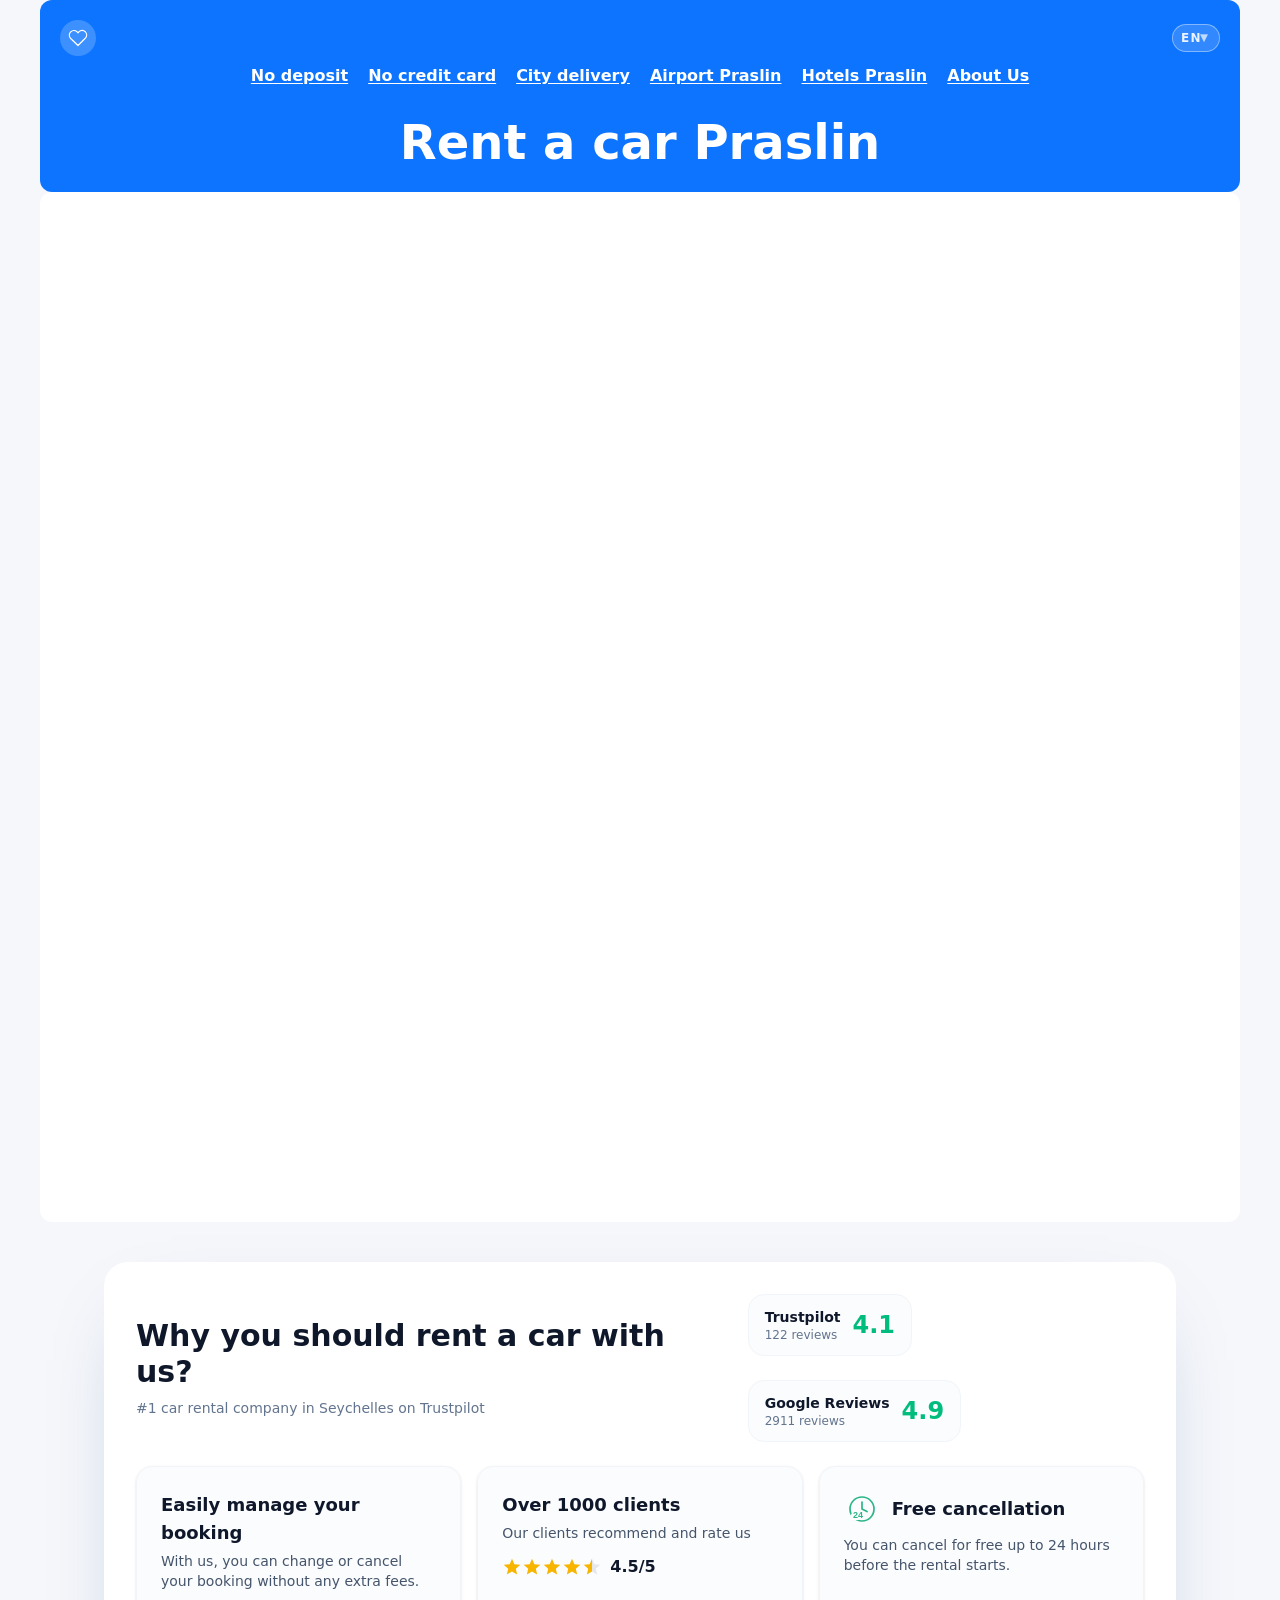
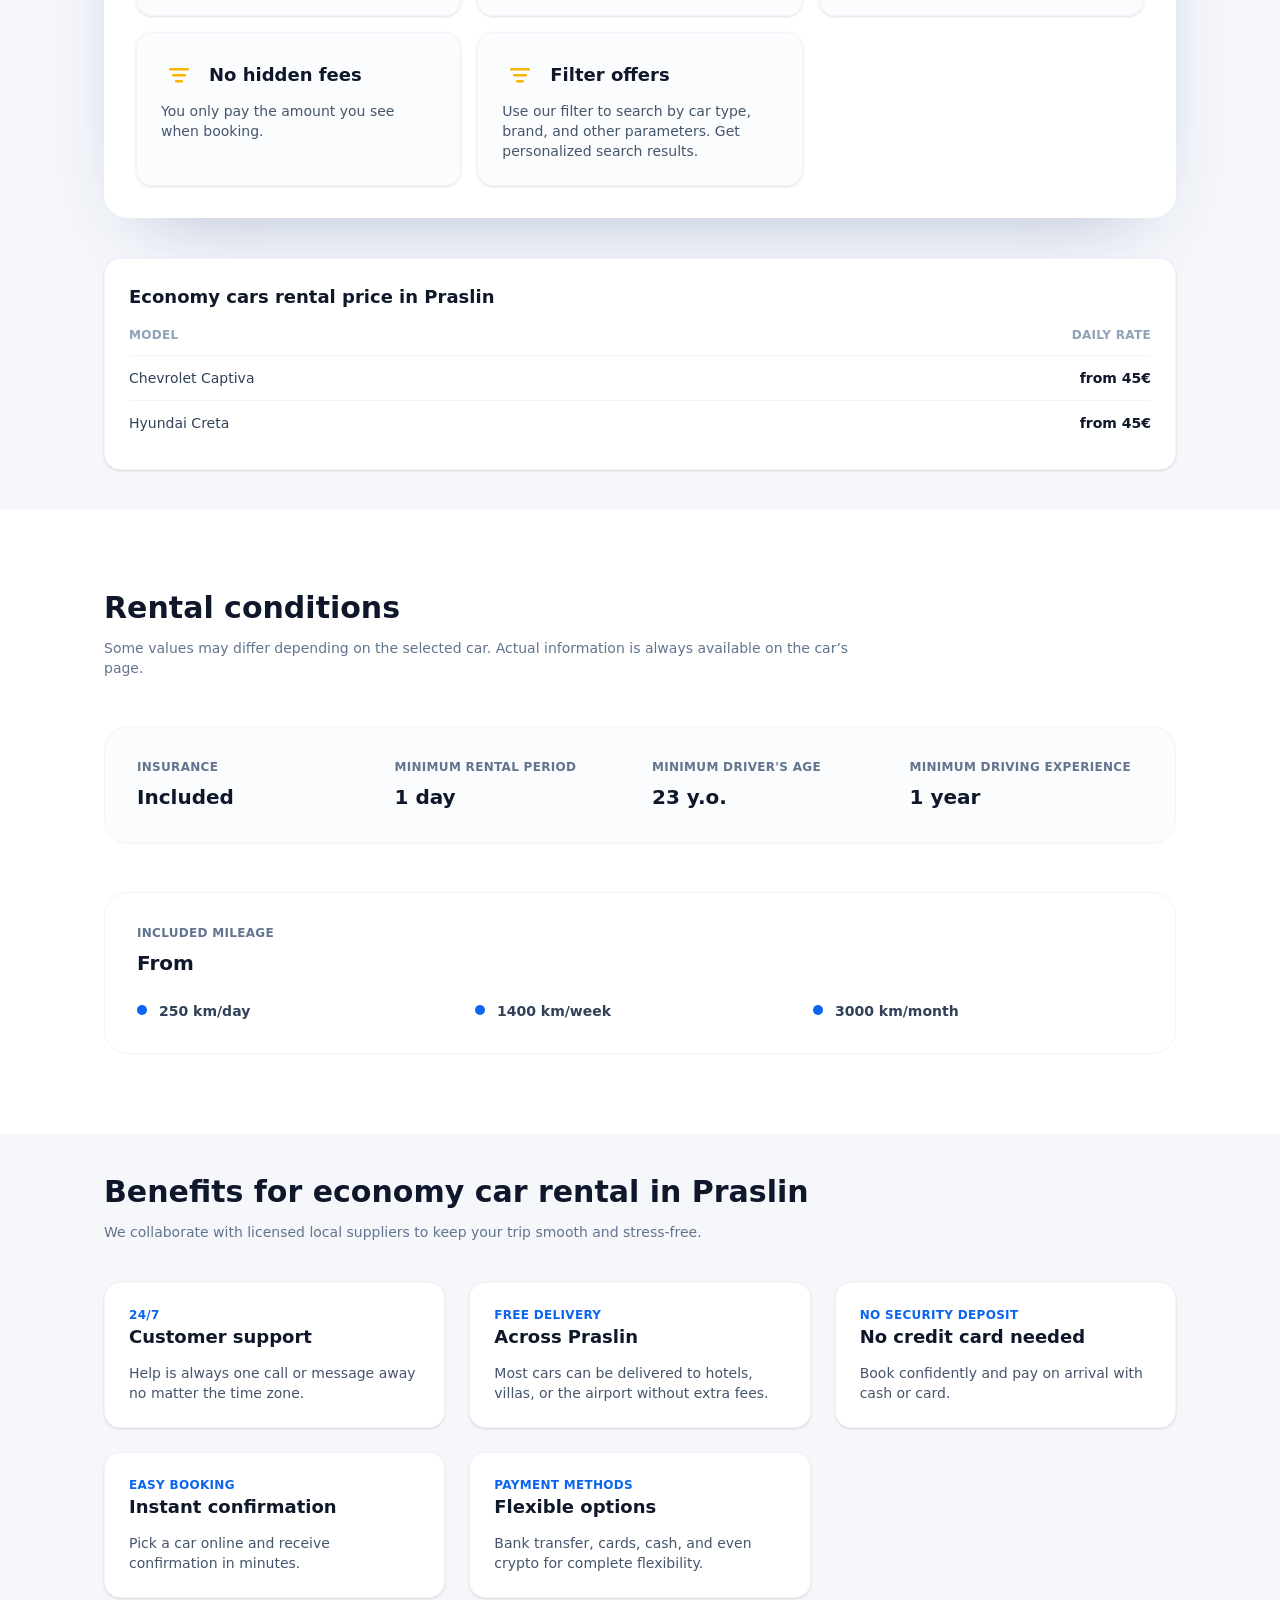
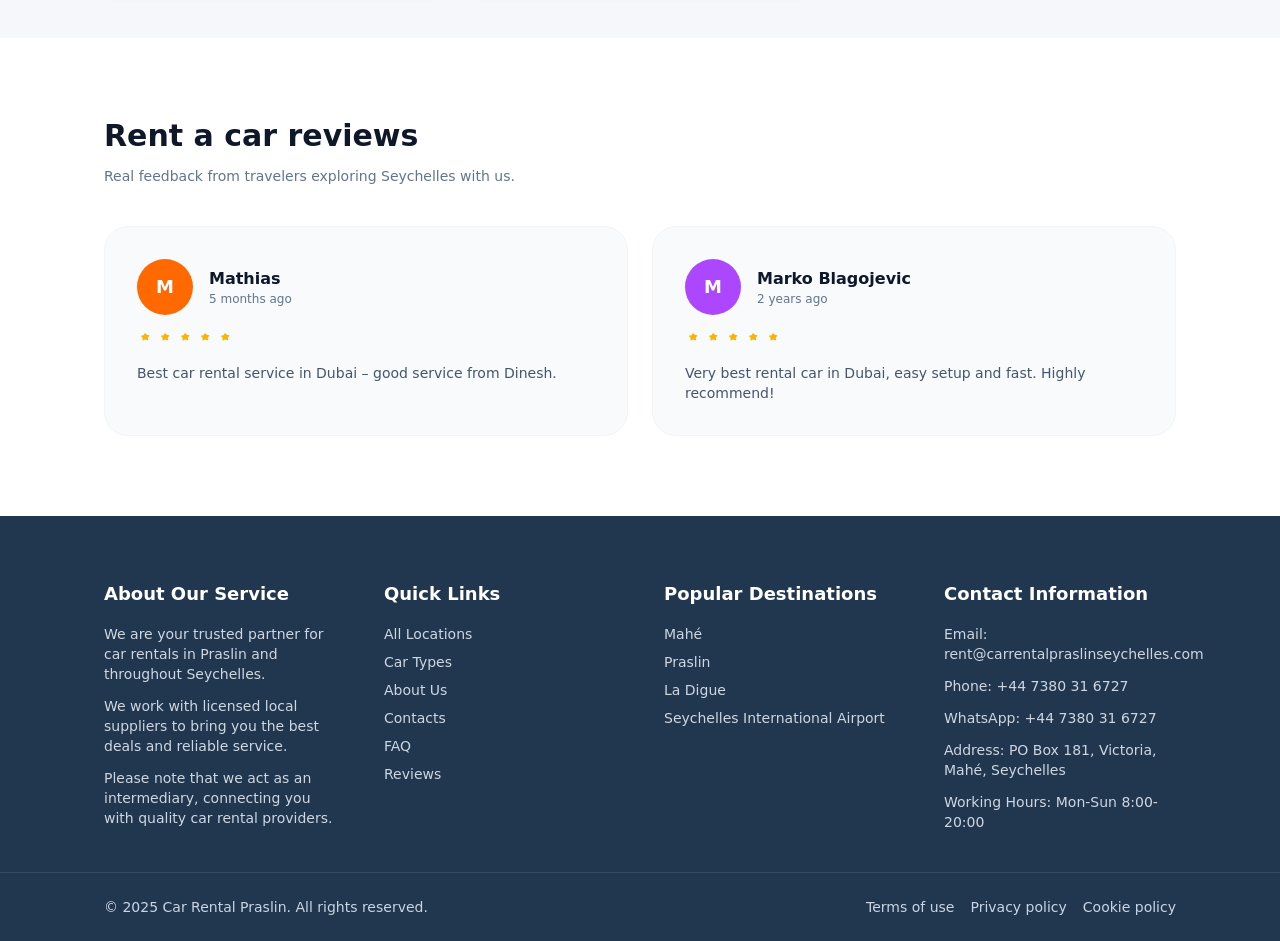
<file: en/city-delivery/index.html>
<!DOCTYPE html><html lang="en" class="scroll-smooth"> <head><meta charset="utf-8"><meta name="viewport" content="width=device-width, initial-scale=1"><meta name="robots" content="noindex, nofollow"><title>Car Rental Praslin</title><meta name="description" content="Rent a car on Praslin Island at the best prices from local providers. No hidden fees, no deposit, with support in both Russian and English."><meta name="theme-color" content="#0d74ff"><meta name="color-scheme" content="light"><link rel="icon" type="image/svg+xml" href="/favicon.svg"><link rel="preconnect" href="https://fonts.googleapis.com"><link rel="preconnect" href="https://fonts.gstatic.com" crossorigin><link href="https://fonts.googleapis.com/css2?family=Inter:wght@400;500;600;700;800&display=swap" rel="stylesheet"><link rel="stylesheet" href="/_astro/_page_.C8-FzuBH.css"></head> <body class="min-h-screen bg-[#f5f7fb] font-sans text-slate-900 antialiased">  <main class="space-y-10"> <div class="relative isolate overflow-hidden"> <div class="relative mx-auto flex max-w-[1200px] flex-col gap-1 p-[20px] text-white bg-[#0d74ff] rounded-xl"> <div class="flex flex-wrap items-center justify-between gap-6"> <div class="flex items-center gap-3 text-white"> <span class="flex h-9 w-9 items-center justify-center rounded-full bg-white/20"> <svg xmlns="http://www.w3.org/2000/svg" viewBox="0 0 24 24" fill="none" stroke="currentColor" class="h-5 w-5"> <path stroke-linecap="round" stroke-linejoin="round" stroke-width="1.5" d="M20.84 4.61a5.5 5.5 0 0 0-7.78 0L12 5.67l-1.06-1.06a5.502 5.502 0 0 0-7.78 7.78l1.06 1.06L12 21l7.78-7.78 1.06-1.06a5.5 5.5 0 0 0 0-7.54z"></path> </svg> </span> </div> <div class="relative" data-astro-cid-a2mxz4y6> <label class="sr-only" data-astro-cid-a2mxz4y6> Select language </label> <select id="language-switcher-select" class="language-select" aria-label="Select language" onchange="if (this.value) window.location.href=this.value;" data-astro-cid-a2mxz4y6> <option value="/en/" selected data-astro-cid-a2mxz4y6> English </option><option value="/ru/" data-astro-cid-a2mxz4y6> Русский </option> </select> <span class="language-select__chevron" aria-hidden="true" data-astro-cid-a2mxz4y6>
▼
</span> </div>  </div> <nav aria-label="Primary" class="flex flex-wrap items-center justify-center w-full font-bold text-white gap-1 text-[clamp(0.7rem,2vw,1rem)]"> <a href="/en/no-deposit" class="flex items-center gap-1 px-2 py-1 rounded-lg bg-transparent hover:bg-white/20 transition-colors duration-150 underline underline-offset-2 decoration-white break-words" style="min-width: 0;"> No deposit </a><a href="/en/no-credit-card" class="flex items-center gap-1 px-2 py-1 rounded-lg bg-transparent hover:bg-white/20 transition-colors duration-150 underline underline-offset-2 decoration-white break-words" style="min-width: 0;"> No credit card </a><a href="/en/city-delivery" class="flex items-center gap-1 px-2 py-1 rounded-lg bg-transparent hover:bg-white/20 transition-colors duration-150 underline underline-offset-2 decoration-white break-words" style="min-width: 0;"> City delivery </a><a href="/en/airport" class="flex items-center gap-1 px-2 py-1 rounded-lg bg-transparent hover:bg-white/20 transition-colors duration-150 underline underline-offset-2 decoration-white break-words" style="min-width: 0;"> Airport Praslin </a><a href="/en/hotels" class="flex items-center gap-1 px-2 py-1 rounded-lg bg-transparent hover:bg-white/20 transition-colors duration-150 underline underline-offset-2 decoration-white break-words" style="min-width: 0;"> Hotels Praslin </a><a href="/en/about" class="flex items-center gap-1 px-2 py-1 rounded-lg bg-transparent hover:bg-white/20 transition-colors duration-150 underline underline-offset-2 decoration-white break-words" style="min-width: 0;"> About Us </a> </nav> <div class="flex flex-col justify-center gap-8"> <div class="flex flex-col items-center gap-8"> <h1 class="mt-4 text-4xl font-bold leading-tight md:text-5xl"> Rent a car Praslin </h1> </div> </div> </div> <div class="bg-white w-full mx-auto max-w-[1200px] pt-[20px] px-[10px] pb-[10px] rounded-xl"> <div id="search-app" class="min-h-[1000px]"> <script src="https://static.localrent.com/booking/v2/wl/app.js" async data-mrc-wl="true" data-affiliate="2777" data-country="98" data-city="549194" data-routing="on" data-zindex="10000" data-initfilters="city_delivery=true"></script> </div> </div> </div> <section class="mx-auto max-w-[1200px] space-y-12 px-6 md:px-12 lg:px-16"> <div class="flex flex-col gap-6 rounded-3xl bg-white p-8 shadow-[0_30px_80px_-40px_rgba(12,46,110,0.35)]"> <div class="flex flex-col gap-6 lg:flex-row lg:items-center lg:justify-between"> <div class="flex flex-col gap-2"> <h2 id="why-us" class="text-2xl font-bold text-slate-900 md:text-3xl"> Why you should rent a car with us? </h2> <p class="text-sm font-medium text-slate-500"> #1 car rental company in Seychelles on Trustpilot </p> </div> <div class="flex flex-wrap gap-6"> <div class="flex items-center gap-3 rounded-2xl border border-slate-100 bg-slate-50/60 px-4 py-3"> <div class="flex flex-col"> <h3 class="text-sm font-semibold text-slate-900"> Trustpilot </h3> <span class="text-xs text-slate-500">122 reviews</span> </div> <span class="text-2xl font-bold text-emerald-500">4.1</span> </div><div class="flex items-center gap-3 rounded-2xl border border-slate-100 bg-slate-50/60 px-4 py-3"> <div class="flex flex-col"> <h3 class="text-sm font-semibold text-slate-900"> Google Reviews </h3> <span class="text-xs text-slate-500">2911 reviews</span> </div> <span class="text-2xl font-bold text-emerald-500">4.9</span> </div> </div> </div> <div class="grid gap-4 md:grid-cols-2 lg:grid-cols-3"> <div class="rounded-2xl border border-slate-100 bg-slate-50/60 p-6 flex flex-col gap-1 shadow-sm"> <h3 class="text-lg font-semibold text-slate-900">Easily manage your booking</h3> <p class="text-sm text-slate-600">With us, you can change or cancel your booking without any extra fees.</p> </div> <div class="rounded-2xl border border-slate-100 bg-slate-50/60 p-6 flex flex-col gap-1 shadow-sm"> <h3 class="text-lg font-semibold text-slate-900">Over 1000 clients</h3> <p class="text-sm text-slate-600">Our clients recommend and rate us</p> <div class="flex items-center gap-2 mt-2"> <span class="flex">  <svg xmlns="http://www.w3.org/2000/svg" fill="#f7b500" viewBox="0 0 24 24" width="20" height="20"><path d="M12 17.27L18.18 21l-1.64-7.03L22 9.24l-7.19-.61L12 2 9.19 8.63 2 9.24l5.46 4.73L5.82 21z"></path></svg> <svg xmlns="http://www.w3.org/2000/svg" fill="#f7b500" viewBox="0 0 24 24" width="20" height="20"><path d="M12 17.27L18.18 21l-1.64-7.03L22 9.24l-7.19-.61L12 2 9.19 8.63 2 9.24l5.46 4.73L5.82 21z"></path></svg> <svg xmlns="http://www.w3.org/2000/svg" fill="#f7b500" viewBox="0 0 24 24" width="20" height="20"><path d="M12 17.27L18.18 21l-1.64-7.03L22 9.24l-7.19-.61L12 2 9.19 8.63 2 9.24l5.46 4.73L5.82 21z"></path></svg> <svg xmlns="http://www.w3.org/2000/svg" fill="#f7b500" viewBox="0 0 24 24" width="20" height="20"><path d="M12 17.27L18.18 21l-1.64-7.03L22 9.24l-7.19-.61L12 2 9.19 8.63 2 9.24l5.46 4.73L5.82 21z"></path></svg>  <svg xmlns="http://www.w3.org/2000/svg" fill="#f7b500" viewBox="0 0 24 24" width="20" height="20"><defs><linearGradient id="half"><stop offset="50%" stop-color="#f7b500"></stop><stop offset="50%" stop-color="#e5e7eb"></stop></linearGradient></defs><path fill="url(#half)" d="M12 17.27L18.18 21l-1.64-7.03L22 9.24l-7.19-.61L12 2 9.19 8.63 2 9.24l5.46 4.73L5.82 21z"></path></svg> </span> <span class="text-base font-semibold text-slate-900">4.5/5</span> </div> </div> <div class="rounded-2xl border border-slate-100 bg-slate-50/60 p-6 flex flex-col gap-1 shadow-sm"> <div class="flex items-center gap-3 mb-1"> <span class="flex h-9 w-9 items-center justify-center rounded-full bg-white/0">  <svg width="28" height="28" viewBox="0 0 28 28" fill="none" xmlns="http://www.w3.org/2000/svg"> <circle cx="14" cy="14" r="12" stroke="#2bb686" stroke-width="1.7" fill="none"></circle> <path d="M14 7v7l5 2.5" stroke="#2bb686" stroke-width="1.7" stroke-linecap="round" stroke-linejoin="round"></path> <rect x="3" y="17" width="10" height="8" rx="4" fill="white"></rect> <text x="5" y="23" font-size="9" font-weight="bold" fill="#2bb686" font-family="Arial, sans-serif">24</text> </svg> </span> <h3 class="text-lg font-semibold text-slate-900">Free cancellation</h3> </div> <p class="text-sm text-slate-600">You can cancel for free up to 24 hours before the rental starts.</p> </div> <div class="rounded-2xl border border-slate-100 bg-slate-50/60 p-6 flex flex-col gap-1 shadow-sm"> <div class="flex items-center gap-3 mb-1"> <span class="flex h-9 w-9 items-center justify-center rounded-full bg-white/0">  <svg width="28" height="28" viewBox="0 0 28 28" fill="none" xmlns="http://www.w3.org/2000/svg"> <rect x="4" y="7" width="20" height="2.5" rx="1.25" fill="#f7b500"></rect> <rect x="7" y="13" width="14" height="2.5" rx="1.25" fill="#f7b500"></rect> <rect x="10" y="19" width="8" height="2.5" rx="1.25" fill="#f7b500"></rect> </svg> </span> <h3 class="text-lg font-semibold text-slate-900">No hidden fees</h3> </div> <p class="text-sm text-slate-600">You only pay the amount you see when booking.</p> </div> <div class="rounded-2xl border border-slate-100 bg-slate-50/60 p-6 flex flex-col gap-1 shadow-sm"> <div class="flex items-center gap-3 mb-1"> <span class="flex h-9 w-9 items-center justify-center rounded-full bg-white/0">  <svg width="28" height="28" viewBox="0 0 28 28" fill="none" xmlns="http://www.w3.org/2000/svg"> <rect x="4" y="7" width="20" height="2.5" rx="1.25" fill="#f7b500"></rect> <rect x="7" y="13" width="14" height="2.5" rx="1.25" fill="#f7b500"></rect> <rect x="10" y="19" width="8" height="2.5" rx="1.25" fill="#f7b500"></rect> </svg> </span> <h3 class="text-lg font-semibold text-slate-900">Filter offers</h3> </div> <p class="text-sm text-slate-600">Use our filter to search by car type, brand, and other parameters. Get personalized search results.</p> </div> </div> </div> </section> <section id="prices" class="mx-auto max-w-[1200px] px-6 md:px-12 lg:px-16"> <div class="rounded-2xl border border-slate-100 bg-white p-6 shadow-sm"> <h3 class="text-lg font-semibold text-slate-900"> Economy cars rental price in Praslin </h3> <table class="mt-4 w-full divide-y divide-slate-100 text-left text-sm text-slate-600"> <thead> <tr class="text-xs uppercase tracking-wide text-slate-400"> <th class="pb-3">Model</th> <th class="pb-3 text-right">Daily rate</th> </tr> </thead> <tbody class="divide-y divide-slate-100"> <tr> <td class="py-3 font-medium text-slate-700">Chevrolet Captiva</td> <td class="py-3 text-right font-semibold text-slate-900"> from 45€ </td> </tr><tr> <td class="py-3 font-medium text-slate-700">Hyundai Creta</td> <td class="py-3 text-right font-semibold text-slate-900"> from 45€ </td> </tr> </tbody> </table> </div> </section> <section id="conditions" class="bg-white py-20"> <div class="mx-auto flex max-w-[1200px] flex-col gap-12 px-6 md:px-12 lg:px-16"> <div class="flex flex-col gap-3"> <h2 class="text-3xl font-bold text-slate-900">Rental conditions</h2> <p class="max-w-3xl text-sm text-slate-500"> Some values may differ depending on the selected car. Actual information is always available on the car’s page. </p> </div> <div class="grid gap-6 rounded-3xl border border-slate-100 bg-slate-50/60 p-8 md:grid-cols-2 lg:grid-cols-4"> <div class="space-y-2"> <p class="text-xs font-semibold uppercase tracking-wide text-slate-500"> Insurance </p> <p class="text-xl font-bold text-slate-900">Included</p> </div><div class="space-y-2"> <p class="text-xs font-semibold uppercase tracking-wide text-slate-500"> Minimum rental period </p> <p class="text-xl font-bold text-slate-900">1 day</p> </div><div class="space-y-2"> <p class="text-xs font-semibold uppercase tracking-wide text-slate-500"> Minimum driver&#39;s age </p> <p class="text-xl font-bold text-slate-900">23 y.o.</p> </div><div class="space-y-2"> <p class="text-xs font-semibold uppercase tracking-wide text-slate-500"> Minimum driving experience </p> <p class="text-xl font-bold text-slate-900">1 year</p> </div> </div> <div class="grid gap-6 rounded-3xl border border-slate-100 bg-white p-8"> <div> <p class="text-xs font-semibold uppercase tracking-wide text-slate-500"> Included mileage </p> <h3 class="mt-2 text-xl font-bold text-slate-900">From</h3> </div> <ul class="grid gap-2 text-sm font-semibold text-slate-700 md:grid-cols-3"> <li class="flex items-start gap-3"> <span class="mt-1 h-2.5 w-2.5 rounded-full bg-[#0b65f1]"></span> <span>250 km/day</span> </li><li class="flex items-start gap-3"> <span class="mt-1 h-2.5 w-2.5 rounded-full bg-[#0b65f1]"></span> <span>1400 km/week</span> </li><li class="flex items-start gap-3"> <span class="mt-1 h-2.5 w-2.5 rounded-full bg-[#0b65f1]"></span> <span>3000 km/month</span> </li> </ul> </div> </div> </section> <section id="benefits" class="mx-auto max-w-[1200px] space-y-10 px-6 md:px-12 lg:px-16"> <div class="flex flex-col gap-3"> <h2 class="text-3xl font-bold text-slate-900"> Benefits for economy car rental in Praslin </h2> <p class="text-sm text-slate-500"> We collaborate with licensed local suppliers to keep your trip smooth and stress-free. </p> </div> <div class="grid gap-6 md:grid-cols-2 lg:grid-cols-3"> <div class="flex h-full flex-col gap-3 rounded-2xl border border-slate-100 bg-white p-6 shadow-sm"> <div> <p class="text-xs font-semibold uppercase tracking-wide text-[#0b65f1]"> 24/7 </p> <h3 class="text-lg font-semibold text-slate-900">Customer support</h3> </div> <p class="text-sm text-slate-600">Help is always one call or message away no matter the time zone.</p> </div><div class="flex h-full flex-col gap-3 rounded-2xl border border-slate-100 bg-white p-6 shadow-sm"> <div> <p class="text-xs font-semibold uppercase tracking-wide text-[#0b65f1]"> Free delivery </p> <h3 class="text-lg font-semibold text-slate-900">Across Praslin</h3> </div> <p class="text-sm text-slate-600">Most cars can be delivered to hotels, villas, or the airport without extra fees.</p> </div><div class="flex h-full flex-col gap-3 rounded-2xl border border-slate-100 bg-white p-6 shadow-sm"> <div> <p class="text-xs font-semibold uppercase tracking-wide text-[#0b65f1]"> No security deposit </p> <h3 class="text-lg font-semibold text-slate-900">No credit card needed</h3> </div> <p class="text-sm text-slate-600">Book confidently and pay on arrival with cash or card.</p> </div><div class="flex h-full flex-col gap-3 rounded-2xl border border-slate-100 bg-white p-6 shadow-sm"> <div> <p class="text-xs font-semibold uppercase tracking-wide text-[#0b65f1]"> Easy booking </p> <h3 class="text-lg font-semibold text-slate-900">Instant confirmation</h3> </div> <p class="text-sm text-slate-600">Pick a car online and receive confirmation in minutes.</p> </div><div class="flex h-full flex-col gap-3 rounded-2xl border border-slate-100 bg-white p-6 shadow-sm"> <div> <p class="text-xs font-semibold uppercase tracking-wide text-[#0b65f1]"> Payment methods </p> <h3 class="text-lg font-semibold text-slate-900">Flexible options</h3> </div> <p class="text-sm text-slate-600">Bank transfer, cards, cash, and even crypto for complete flexibility.</p> </div> </div> </section> <section id="reviews" class="bg-white py-20"> <div class="mx-auto flex max-w-[1200px] flex-col gap-10 px-6 md:px-12 lg:px-16"> <div class="flex flex-col gap-3"> <h2 class="text-3xl font-bold text-slate-900">Rent a car reviews</h2> <p class="text-sm text-slate-500"> Real feedback from travelers exploring Seychelles with us. </p> </div> <div class="grid gap-6 lg:grid-cols-2"> <article class="flex h-full flex-col gap-4 rounded-3xl border border-slate-100 bg-slate-50 p-8"> <div class="flex items-center gap-4"> <span class="flex h-14 w-14 items-center justify-center rounded-full text-lg font-semibold text-white bg-orange-500"> M </span> <div> <p class="text-base font-semibold text-slate-900">Mathias</p> <p class="text-xs text-slate-500">5 months ago</p> </div> </div> <div class="flex gap-1 text-[#f7b500]"> <svg xmlns="http://www.w3.org/2000/svg" viewBox="0 0 24 24" fill="currentColor" class="h-4 w-4" aria-hidden="true"> <path d="M11.48 3.499a.75.75 0 0 1 1.04 0l2.256 2.256 3.183.464a.75.75 0 0 1 .416 1.279l-2.302 2.244.543 3.166a.75.75 0 0 1-1.088.791L12 12.834l-2.835 1.485a.75.75 0 0 1-1.088-.79l.543-3.167-2.302-2.244a.75.75 0 0 1 .416-1.279l3.183-.464z"></path> </svg><svg xmlns="http://www.w3.org/2000/svg" viewBox="0 0 24 24" fill="currentColor" class="h-4 w-4" aria-hidden="true"> <path d="M11.48 3.499a.75.75 0 0 1 1.04 0l2.256 2.256 3.183.464a.75.75 0 0 1 .416 1.279l-2.302 2.244.543 3.166a.75.75 0 0 1-1.088.791L12 12.834l-2.835 1.485a.75.75 0 0 1-1.088-.79l.543-3.167-2.302-2.244a.75.75 0 0 1 .416-1.279l3.183-.464z"></path> </svg><svg xmlns="http://www.w3.org/2000/svg" viewBox="0 0 24 24" fill="currentColor" class="h-4 w-4" aria-hidden="true"> <path d="M11.48 3.499a.75.75 0 0 1 1.04 0l2.256 2.256 3.183.464a.75.75 0 0 1 .416 1.279l-2.302 2.244.543 3.166a.75.75 0 0 1-1.088.791L12 12.834l-2.835 1.485a.75.75 0 0 1-1.088-.79l.543-3.167-2.302-2.244a.75.75 0 0 1 .416-1.279l3.183-.464z"></path> </svg><svg xmlns="http://www.w3.org/2000/svg" viewBox="0 0 24 24" fill="currentColor" class="h-4 w-4" aria-hidden="true"> <path d="M11.48 3.499a.75.75 0 0 1 1.04 0l2.256 2.256 3.183.464a.75.75 0 0 1 .416 1.279l-2.302 2.244.543 3.166a.75.75 0 0 1-1.088.791L12 12.834l-2.835 1.485a.75.75 0 0 1-1.088-.79l.543-3.167-2.302-2.244a.75.75 0 0 1 .416-1.279l3.183-.464z"></path> </svg><svg xmlns="http://www.w3.org/2000/svg" viewBox="0 0 24 24" fill="currentColor" class="h-4 w-4" aria-hidden="true"> <path d="M11.48 3.499a.75.75 0 0 1 1.04 0l2.256 2.256 3.183.464a.75.75 0 0 1 .416 1.279l-2.302 2.244.543 3.166a.75.75 0 0 1-1.088.791L12 12.834l-2.835 1.485a.75.75 0 0 1-1.088-.79l.543-3.167-2.302-2.244a.75.75 0 0 1 .416-1.279l3.183-.464z"></path> </svg> </div> <p class="text-sm text-slate-600">Best car rental service in Dubai – good service from Dinesh.</p> </article><article class="flex h-full flex-col gap-4 rounded-3xl border border-slate-100 bg-slate-50 p-8"> <div class="flex items-center gap-4"> <span class="flex h-14 w-14 items-center justify-center rounded-full text-lg font-semibold text-white bg-purple-500"> M </span> <div> <p class="text-base font-semibold text-slate-900">Marko Blagojevic</p> <p class="text-xs text-slate-500">2 years ago</p> </div> </div> <div class="flex gap-1 text-[#f7b500]"> <svg xmlns="http://www.w3.org/2000/svg" viewBox="0 0 24 24" fill="currentColor" class="h-4 w-4" aria-hidden="true"> <path d="M11.48 3.499a.75.75 0 0 1 1.04 0l2.256 2.256 3.183.464a.75.75 0 0 1 .416 1.279l-2.302 2.244.543 3.166a.75.75 0 0 1-1.088.791L12 12.834l-2.835 1.485a.75.75 0 0 1-1.088-.79l.543-3.167-2.302-2.244a.75.75 0 0 1 .416-1.279l3.183-.464z"></path> </svg><svg xmlns="http://www.w3.org/2000/svg" viewBox="0 0 24 24" fill="currentColor" class="h-4 w-4" aria-hidden="true"> <path d="M11.48 3.499a.75.75 0 0 1 1.04 0l2.256 2.256 3.183.464a.75.75 0 0 1 .416 1.279l-2.302 2.244.543 3.166a.75.75 0 0 1-1.088.791L12 12.834l-2.835 1.485a.75.75 0 0 1-1.088-.79l.543-3.167-2.302-2.244a.75.75 0 0 1 .416-1.279l3.183-.464z"></path> </svg><svg xmlns="http://www.w3.org/2000/svg" viewBox="0 0 24 24" fill="currentColor" class="h-4 w-4" aria-hidden="true"> <path d="M11.48 3.499a.75.75 0 0 1 1.04 0l2.256 2.256 3.183.464a.75.75 0 0 1 .416 1.279l-2.302 2.244.543 3.166a.75.75 0 0 1-1.088.791L12 12.834l-2.835 1.485a.75.75 0 0 1-1.088-.79l.543-3.167-2.302-2.244a.75.75 0 0 1 .416-1.279l3.183-.464z"></path> </svg><svg xmlns="http://www.w3.org/2000/svg" viewBox="0 0 24 24" fill="currentColor" class="h-4 w-4" aria-hidden="true"> <path d="M11.48 3.499a.75.75 0 0 1 1.04 0l2.256 2.256 3.183.464a.75.75 0 0 1 .416 1.279l-2.302 2.244.543 3.166a.75.75 0 0 1-1.088.791L12 12.834l-2.835 1.485a.75.75 0 0 1-1.088-.79l.543-3.167-2.302-2.244a.75.75 0 0 1 .416-1.279l3.183-.464z"></path> </svg><svg xmlns="http://www.w3.org/2000/svg" viewBox="0 0 24 24" fill="currentColor" class="h-4 w-4" aria-hidden="true"> <path d="M11.48 3.499a.75.75 0 0 1 1.04 0l2.256 2.256 3.183.464a.75.75 0 0 1 .416 1.279l-2.302 2.244.543 3.166a.75.75 0 0 1-1.088.791L12 12.834l-2.835 1.485a.75.75 0 0 1-1.088-.79l.543-3.167-2.302-2.244a.75.75 0 0 1 .416-1.279l3.183-.464z"></path> </svg> </div> <p class="text-sm text-slate-600">Very best rental car in Dubai, easy setup and fast. Highly recommend!</p> </article> </div> </div> </section> </main> <footer id="contact" class="bg-[#20374f] pt-16 text-slate-200"> <div class="mx-auto grid max-w-[1200px] gap-12 px-6 pb-10 md:px-12 lg:grid-cols-4 lg:px-16"> <div class="space-y-4"> <h3 class="text-lg font-semibold text-white">About Our Service</h3> <div class="space-y-3 text-sm text-slate-200/90"> <p>We are your trusted partner for car rentals in Praslin and throughout Seychelles.</p><p>We work with licensed local suppliers to bring you the best deals and reliable service.</p><p>Please note that we act as an intermediary, connecting you with quality car rental providers.</p> </div>  </div><div class="space-y-4"> <h3 class="text-lg font-semibold text-white">Quick Links</h3>  <ul class="space-y-2 text-sm text-slate-200/90"> <li> <a href="#" class="transition hover:text-white"> All Locations </a> </li><li> <a href="#" class="transition hover:text-white"> Car Types </a> </li><li> <a href="#" class="transition hover:text-white"> About Us </a> </li><li> <a href="#" class="transition hover:text-white"> Contacts </a> </li><li> <a href="#" class="transition hover:text-white"> FAQ </a> </li><li> <a href="#" class="transition hover:text-white"> Reviews </a> </li> </ul> </div><div class="space-y-4"> <h3 class="text-lg font-semibold text-white">Popular Destinations</h3>  <ul class="space-y-2 text-sm text-slate-200/90"> <li> <a href="#" class="transition hover:text-white"> Mahé </a> </li><li> <a href="#" class="transition hover:text-white"> Praslin </a> </li><li> <a href="#" class="transition hover:text-white"> La Digue </a> </li><li> <a href="#" class="transition hover:text-white"> Seychelles International Airport </a> </li> </ul> </div><div class="space-y-4"> <h3 class="text-lg font-semibold text-white">Contact Information</h3> <div class="space-y-3 text-sm text-slate-200/90"> <p>Email: rent@carrentalpraslinseychelles.com</p><p>Phone: +44 7380 31 6727</p><p>WhatsApp: +44 7380 31 6727</p><p>Address: PO Box 181, Victoria, Mahé, Seychelles</p><p>Working Hours: Mon-Sun 8:00-20:00</p> </div>  </div> </div> <div class="border-t border-white/10"> <div class="mx-auto flex max-w-[1200px] flex-col-reverse gap-4 px-6 py-6 text-sm text-slate-300 md:flex-row md:items-center md:justify-between md:px-12 lg:px-16"> <p>© 2025 Car Rental Praslin. All rights reserved.</p> <div class="flex flex-wrap gap-4"> <a href="#" class="transition hover:text-white"> Terms of use </a><a href="#" class="transition hover:text-white"> Privacy policy </a><a href="#" class="transition hover:text-white"> Cookie policy </a> </div> </div> </div> </footer>   </body></html>
</file>
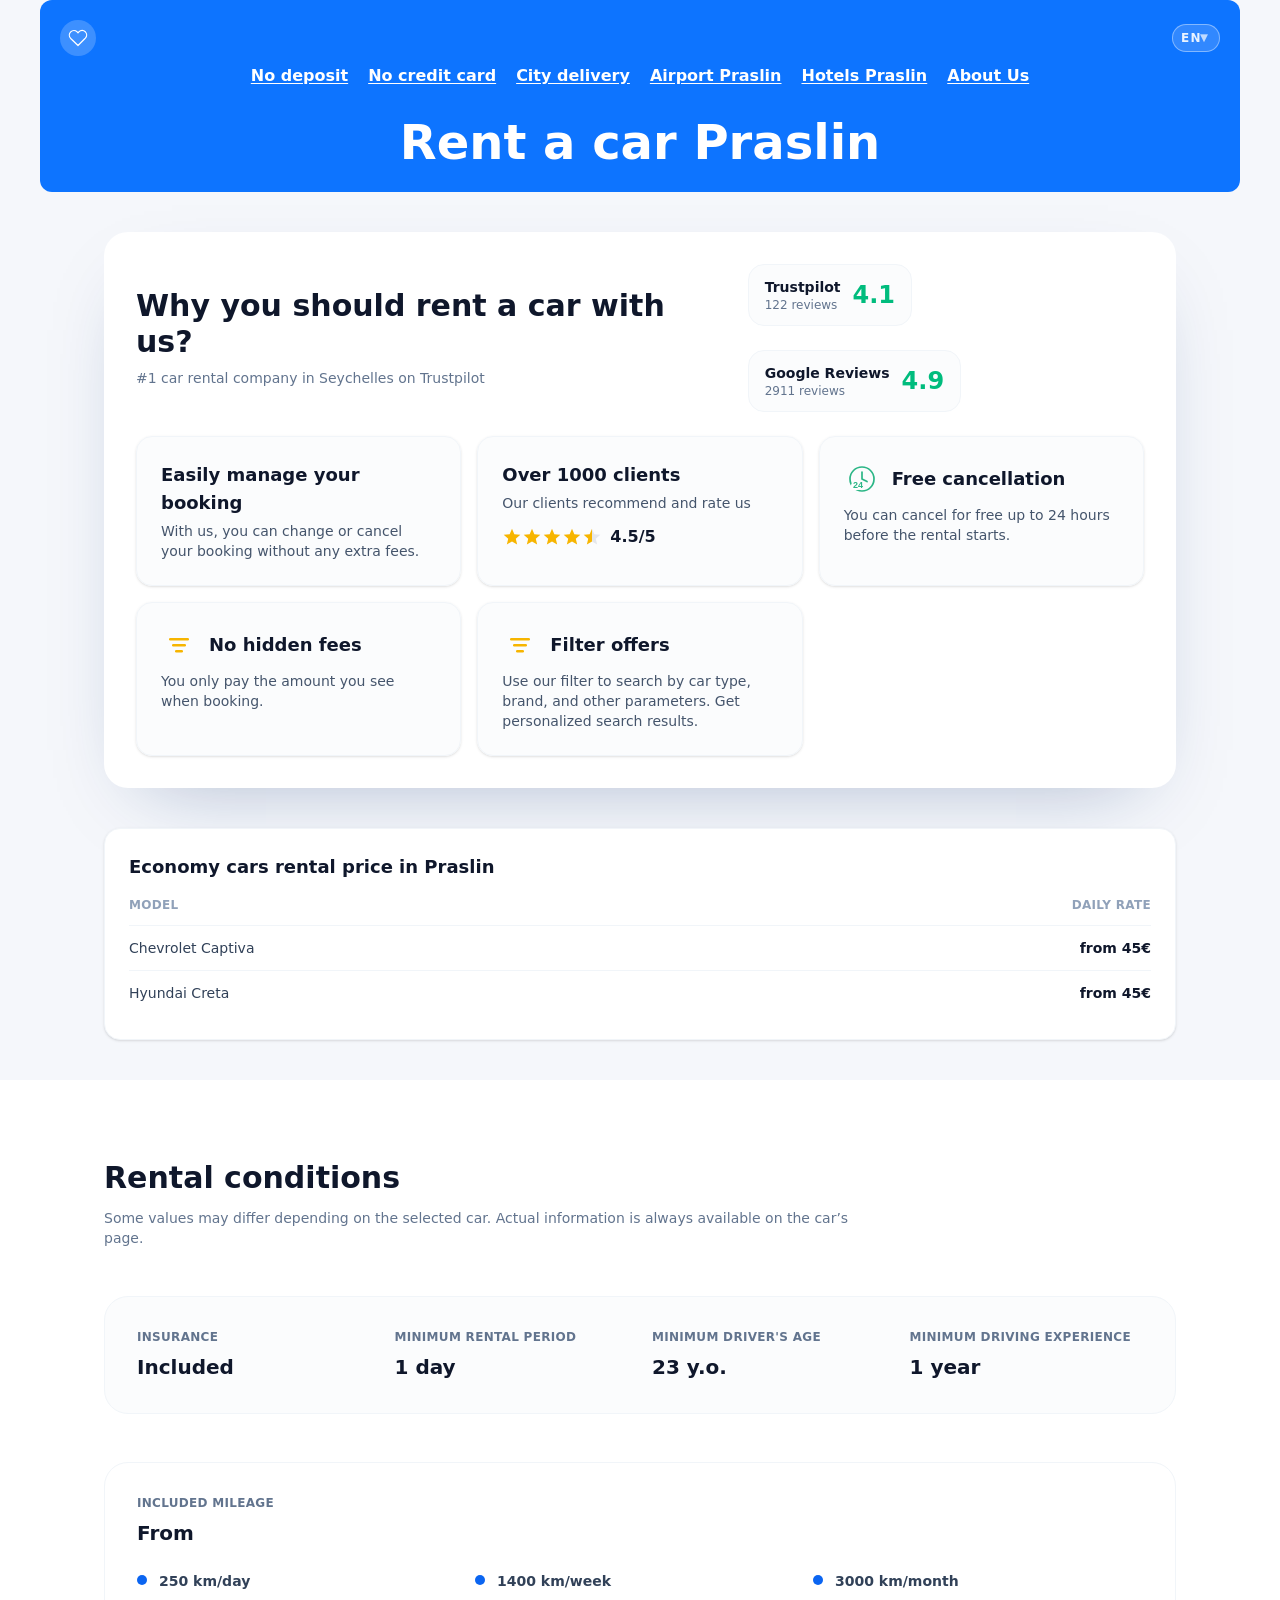
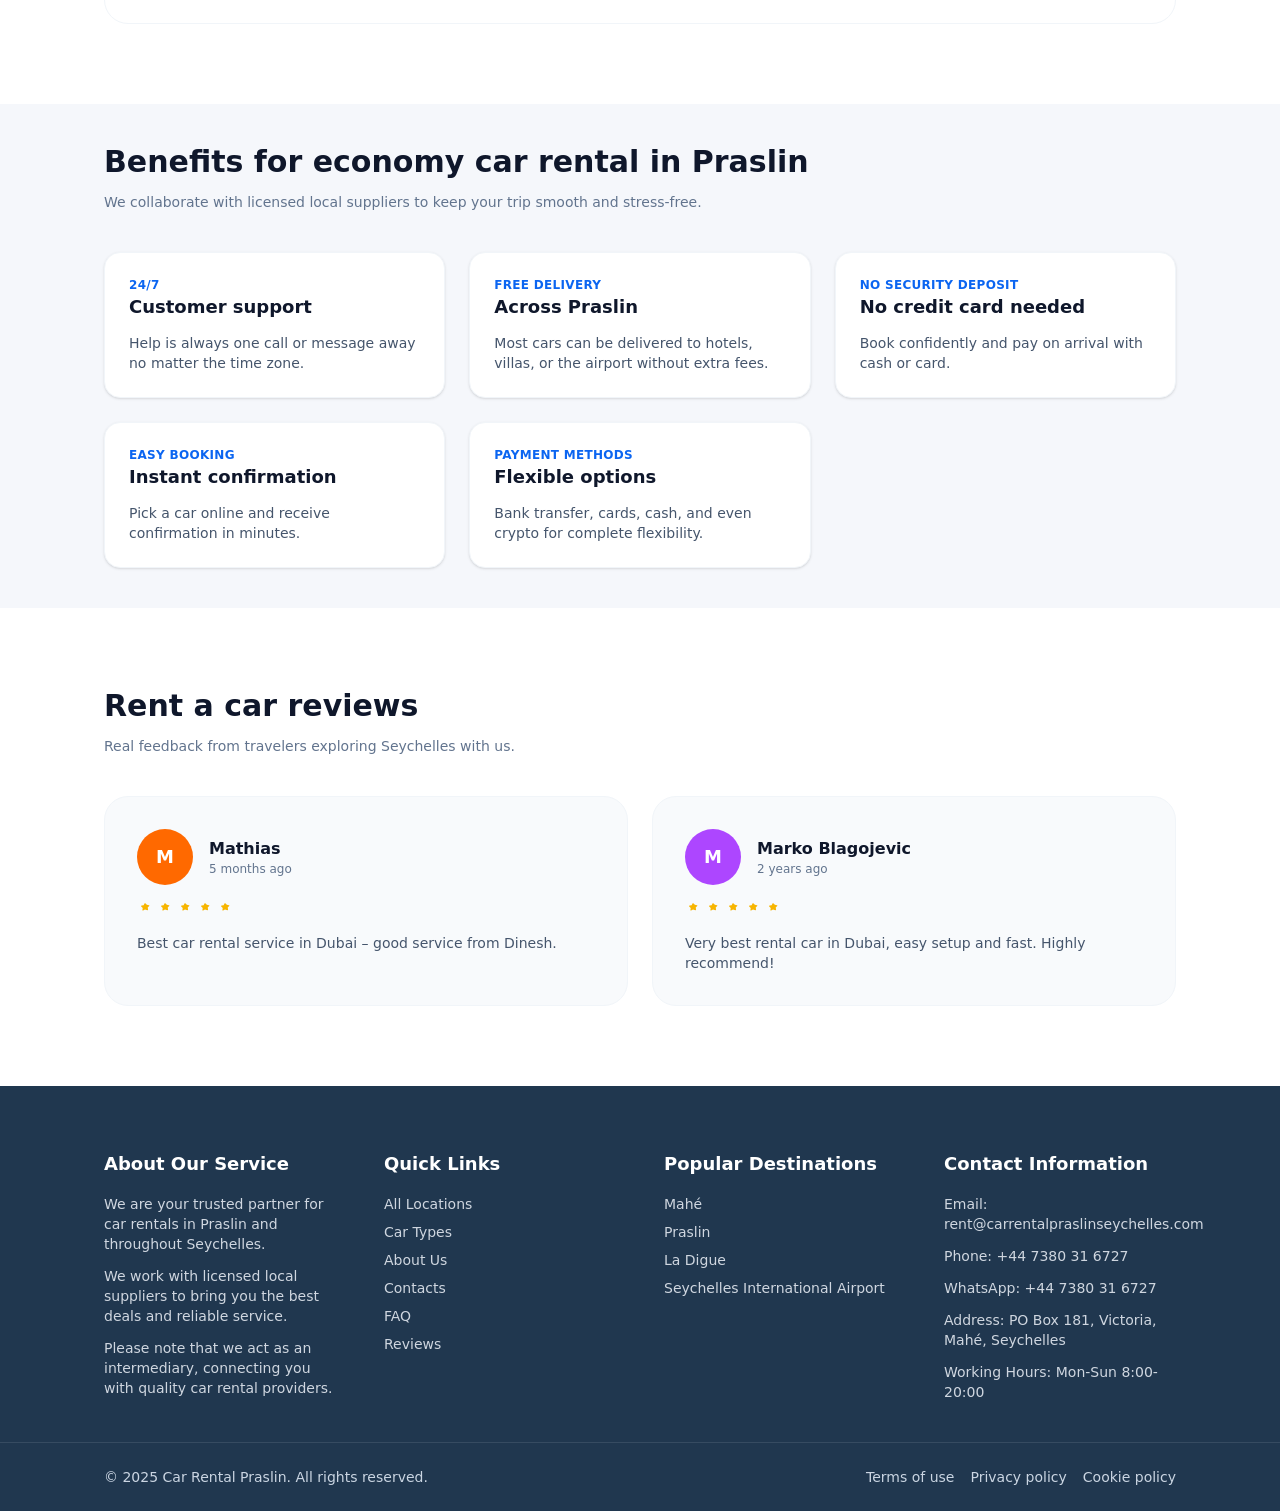
<file: en/hotels/index.html>
<!DOCTYPE html><html lang="en" class="scroll-smooth"> <head><meta charset="utf-8"><meta name="viewport" content="width=device-width, initial-scale=1"><meta name="robots" content="noindex, nofollow"><title>Car Rental Praslin</title><meta name="description" content="Rent a car on Praslin Island at the best prices from local providers. No hidden fees, no deposit, with support in both Russian and English."><meta name="theme-color" content="#0d74ff"><meta name="color-scheme" content="light"><link rel="icon" type="image/svg+xml" href="/favicon.svg"><link rel="preconnect" href="https://fonts.googleapis.com"><link rel="preconnect" href="https://fonts.gstatic.com" crossorigin><link href="https://fonts.googleapis.com/css2?family=Inter:wght@400;500;600;700;800&display=swap" rel="stylesheet"><link rel="stylesheet" href="/_astro/_page_.C8-FzuBH.css"></head> <body class="min-h-screen bg-[#f5f7fb] font-sans text-slate-900 antialiased">  <main class="space-y-10"> <div class="relative isolate overflow-hidden"> <div class="relative mx-auto flex max-w-[1200px] flex-col gap-1 p-[20px] text-white bg-[#0d74ff] rounded-xl"> <div class="flex flex-wrap items-center justify-between gap-6"> <div class="flex items-center gap-3 text-white"> <span class="flex h-9 w-9 items-center justify-center rounded-full bg-white/20"> <svg xmlns="http://www.w3.org/2000/svg" viewBox="0 0 24 24" fill="none" stroke="currentColor" class="h-5 w-5"> <path stroke-linecap="round" stroke-linejoin="round" stroke-width="1.5" d="M20.84 4.61a5.5 5.5 0 0 0-7.78 0L12 5.67l-1.06-1.06a5.502 5.502 0 0 0-7.78 7.78l1.06 1.06L12 21l7.78-7.78 1.06-1.06a5.5 5.5 0 0 0 0-7.54z"></path> </svg> </span> </div> <div class="relative" data-astro-cid-a2mxz4y6> <label class="sr-only" data-astro-cid-a2mxz4y6> Select language </label> <select id="language-switcher-select" class="language-select" aria-label="Select language" onchange="if (this.value) window.location.href=this.value;" data-astro-cid-a2mxz4y6> <option value="/en/" selected data-astro-cid-a2mxz4y6> English </option><option value="/ru/" data-astro-cid-a2mxz4y6> Русский </option> </select> <span class="language-select__chevron" aria-hidden="true" data-astro-cid-a2mxz4y6>
▼
</span> </div>  </div> <nav aria-label="Primary" class="flex flex-wrap items-center justify-center w-full font-bold text-white gap-1 text-[clamp(0.7rem,2vw,1rem)]"> <a href="/en/no-deposit" class="flex items-center gap-1 px-2 py-1 rounded-lg bg-transparent hover:bg-white/20 transition-colors duration-150 underline underline-offset-2 decoration-white break-words" style="min-width: 0;"> No deposit </a><a href="/en/no-credit-card" class="flex items-center gap-1 px-2 py-1 rounded-lg bg-transparent hover:bg-white/20 transition-colors duration-150 underline underline-offset-2 decoration-white break-words" style="min-width: 0;"> No credit card </a><a href="/en/city-delivery" class="flex items-center gap-1 px-2 py-1 rounded-lg bg-transparent hover:bg-white/20 transition-colors duration-150 underline underline-offset-2 decoration-white break-words" style="min-width: 0;"> City delivery </a><a href="/en/airport" class="flex items-center gap-1 px-2 py-1 rounded-lg bg-transparent hover:bg-white/20 transition-colors duration-150 underline underline-offset-2 decoration-white break-words" style="min-width: 0;"> Airport Praslin </a><a href="/en/hotels" class="flex items-center gap-1 px-2 py-1 rounded-lg bg-transparent hover:bg-white/20 transition-colors duration-150 underline underline-offset-2 decoration-white break-words" style="min-width: 0;"> Hotels Praslin </a><a href="/en/about" class="flex items-center gap-1 px-2 py-1 rounded-lg bg-transparent hover:bg-white/20 transition-colors duration-150 underline underline-offset-2 decoration-white break-words" style="min-width: 0;"> About Us </a> </nav> <div class="flex flex-col justify-center gap-8"> <div class="flex flex-col items-center gap-8"> <h1 class="mt-4 text-4xl font-bold leading-tight md:text-5xl"> Rent a car Praslin </h1> </div> </div> </div>  </div> <section class="mx-auto max-w-[1200px] space-y-12 px-6 md:px-12 lg:px-16"> <div class="flex flex-col gap-6 rounded-3xl bg-white p-8 shadow-[0_30px_80px_-40px_rgba(12,46,110,0.35)]"> <div class="flex flex-col gap-6 lg:flex-row lg:items-center lg:justify-between"> <div class="flex flex-col gap-2"> <h2 id="why-us" class="text-2xl font-bold text-slate-900 md:text-3xl"> Why you should rent a car with us? </h2> <p class="text-sm font-medium text-slate-500"> #1 car rental company in Seychelles on Trustpilot </p> </div> <div class="flex flex-wrap gap-6"> <div class="flex items-center gap-3 rounded-2xl border border-slate-100 bg-slate-50/60 px-4 py-3"> <div class="flex flex-col"> <h3 class="text-sm font-semibold text-slate-900"> Trustpilot </h3> <span class="text-xs text-slate-500">122 reviews</span> </div> <span class="text-2xl font-bold text-emerald-500">4.1</span> </div><div class="flex items-center gap-3 rounded-2xl border border-slate-100 bg-slate-50/60 px-4 py-3"> <div class="flex flex-col"> <h3 class="text-sm font-semibold text-slate-900"> Google Reviews </h3> <span class="text-xs text-slate-500">2911 reviews</span> </div> <span class="text-2xl font-bold text-emerald-500">4.9</span> </div> </div> </div> <div class="grid gap-4 md:grid-cols-2 lg:grid-cols-3"> <div class="rounded-2xl border border-slate-100 bg-slate-50/60 p-6 flex flex-col gap-1 shadow-sm"> <h3 class="text-lg font-semibold text-slate-900">Easily manage your booking</h3> <p class="text-sm text-slate-600">With us, you can change or cancel your booking without any extra fees.</p> </div> <div class="rounded-2xl border border-slate-100 bg-slate-50/60 p-6 flex flex-col gap-1 shadow-sm"> <h3 class="text-lg font-semibold text-slate-900">Over 1000 clients</h3> <p class="text-sm text-slate-600">Our clients recommend and rate us</p> <div class="flex items-center gap-2 mt-2"> <span class="flex">  <svg xmlns="http://www.w3.org/2000/svg" fill="#f7b500" viewBox="0 0 24 24" width="20" height="20"><path d="M12 17.27L18.18 21l-1.64-7.03L22 9.24l-7.19-.61L12 2 9.19 8.63 2 9.24l5.46 4.73L5.82 21z"></path></svg> <svg xmlns="http://www.w3.org/2000/svg" fill="#f7b500" viewBox="0 0 24 24" width="20" height="20"><path d="M12 17.27L18.18 21l-1.64-7.03L22 9.24l-7.19-.61L12 2 9.19 8.63 2 9.24l5.46 4.73L5.82 21z"></path></svg> <svg xmlns="http://www.w3.org/2000/svg" fill="#f7b500" viewBox="0 0 24 24" width="20" height="20"><path d="M12 17.27L18.18 21l-1.64-7.03L22 9.24l-7.19-.61L12 2 9.19 8.63 2 9.24l5.46 4.73L5.82 21z"></path></svg> <svg xmlns="http://www.w3.org/2000/svg" fill="#f7b500" viewBox="0 0 24 24" width="20" height="20"><path d="M12 17.27L18.18 21l-1.64-7.03L22 9.24l-7.19-.61L12 2 9.19 8.63 2 9.24l5.46 4.73L5.82 21z"></path></svg>  <svg xmlns="http://www.w3.org/2000/svg" fill="#f7b500" viewBox="0 0 24 24" width="20" height="20"><defs><linearGradient id="half"><stop offset="50%" stop-color="#f7b500"></stop><stop offset="50%" stop-color="#e5e7eb"></stop></linearGradient></defs><path fill="url(#half)" d="M12 17.27L18.18 21l-1.64-7.03L22 9.24l-7.19-.61L12 2 9.19 8.63 2 9.24l5.46 4.73L5.82 21z"></path></svg> </span> <span class="text-base font-semibold text-slate-900">4.5/5</span> </div> </div> <div class="rounded-2xl border border-slate-100 bg-slate-50/60 p-6 flex flex-col gap-1 shadow-sm"> <div class="flex items-center gap-3 mb-1"> <span class="flex h-9 w-9 items-center justify-center rounded-full bg-white/0">  <svg width="28" height="28" viewBox="0 0 28 28" fill="none" xmlns="http://www.w3.org/2000/svg"> <circle cx="14" cy="14" r="12" stroke="#2bb686" stroke-width="1.7" fill="none"></circle> <path d="M14 7v7l5 2.5" stroke="#2bb686" stroke-width="1.7" stroke-linecap="round" stroke-linejoin="round"></path> <rect x="3" y="17" width="10" height="8" rx="4" fill="white"></rect> <text x="5" y="23" font-size="9" font-weight="bold" fill="#2bb686" font-family="Arial, sans-serif">24</text> </svg> </span> <h3 class="text-lg font-semibold text-slate-900">Free cancellation</h3> </div> <p class="text-sm text-slate-600">You can cancel for free up to 24 hours before the rental starts.</p> </div> <div class="rounded-2xl border border-slate-100 bg-slate-50/60 p-6 flex flex-col gap-1 shadow-sm"> <div class="flex items-center gap-3 mb-1"> <span class="flex h-9 w-9 items-center justify-center rounded-full bg-white/0">  <svg width="28" height="28" viewBox="0 0 28 28" fill="none" xmlns="http://www.w3.org/2000/svg"> <rect x="4" y="7" width="20" height="2.5" rx="1.25" fill="#f7b500"></rect> <rect x="7" y="13" width="14" height="2.5" rx="1.25" fill="#f7b500"></rect> <rect x="10" y="19" width="8" height="2.5" rx="1.25" fill="#f7b500"></rect> </svg> </span> <h3 class="text-lg font-semibold text-slate-900">No hidden fees</h3> </div> <p class="text-sm text-slate-600">You only pay the amount you see when booking.</p> </div> <div class="rounded-2xl border border-slate-100 bg-slate-50/60 p-6 flex flex-col gap-1 shadow-sm"> <div class="flex items-center gap-3 mb-1"> <span class="flex h-9 w-9 items-center justify-center rounded-full bg-white/0">  <svg width="28" height="28" viewBox="0 0 28 28" fill="none" xmlns="http://www.w3.org/2000/svg"> <rect x="4" y="7" width="20" height="2.5" rx="1.25" fill="#f7b500"></rect> <rect x="7" y="13" width="14" height="2.5" rx="1.25" fill="#f7b500"></rect> <rect x="10" y="19" width="8" height="2.5" rx="1.25" fill="#f7b500"></rect> </svg> </span> <h3 class="text-lg font-semibold text-slate-900">Filter offers</h3> </div> <p class="text-sm text-slate-600">Use our filter to search by car type, brand, and other parameters. Get personalized search results.</p> </div> </div> </div> </section> <section id="prices" class="mx-auto max-w-[1200px] px-6 md:px-12 lg:px-16"> <div class="rounded-2xl border border-slate-100 bg-white p-6 shadow-sm"> <h3 class="text-lg font-semibold text-slate-900"> Economy cars rental price in Praslin </h3> <table class="mt-4 w-full divide-y divide-slate-100 text-left text-sm text-slate-600"> <thead> <tr class="text-xs uppercase tracking-wide text-slate-400"> <th class="pb-3">Model</th> <th class="pb-3 text-right">Daily rate</th> </tr> </thead> <tbody class="divide-y divide-slate-100"> <tr> <td class="py-3 font-medium text-slate-700">Chevrolet Captiva</td> <td class="py-3 text-right font-semibold text-slate-900"> from 45€ </td> </tr><tr> <td class="py-3 font-medium text-slate-700">Hyundai Creta</td> <td class="py-3 text-right font-semibold text-slate-900"> from 45€ </td> </tr> </tbody> </table> </div> </section> <section id="conditions" class="bg-white py-20"> <div class="mx-auto flex max-w-[1200px] flex-col gap-12 px-6 md:px-12 lg:px-16"> <div class="flex flex-col gap-3"> <h2 class="text-3xl font-bold text-slate-900">Rental conditions</h2> <p class="max-w-3xl text-sm text-slate-500"> Some values may differ depending on the selected car. Actual information is always available on the car’s page. </p> </div> <div class="grid gap-6 rounded-3xl border border-slate-100 bg-slate-50/60 p-8 md:grid-cols-2 lg:grid-cols-4"> <div class="space-y-2"> <p class="text-xs font-semibold uppercase tracking-wide text-slate-500"> Insurance </p> <p class="text-xl font-bold text-slate-900">Included</p> </div><div class="space-y-2"> <p class="text-xs font-semibold uppercase tracking-wide text-slate-500"> Minimum rental period </p> <p class="text-xl font-bold text-slate-900">1 day</p> </div><div class="space-y-2"> <p class="text-xs font-semibold uppercase tracking-wide text-slate-500"> Minimum driver&#39;s age </p> <p class="text-xl font-bold text-slate-900">23 y.o.</p> </div><div class="space-y-2"> <p class="text-xs font-semibold uppercase tracking-wide text-slate-500"> Minimum driving experience </p> <p class="text-xl font-bold text-slate-900">1 year</p> </div> </div> <div class="grid gap-6 rounded-3xl border border-slate-100 bg-white p-8"> <div> <p class="text-xs font-semibold uppercase tracking-wide text-slate-500"> Included mileage </p> <h3 class="mt-2 text-xl font-bold text-slate-900">From</h3> </div> <ul class="grid gap-2 text-sm font-semibold text-slate-700 md:grid-cols-3"> <li class="flex items-start gap-3"> <span class="mt-1 h-2.5 w-2.5 rounded-full bg-[#0b65f1]"></span> <span>250 km/day</span> </li><li class="flex items-start gap-3"> <span class="mt-1 h-2.5 w-2.5 rounded-full bg-[#0b65f1]"></span> <span>1400 km/week</span> </li><li class="flex items-start gap-3"> <span class="mt-1 h-2.5 w-2.5 rounded-full bg-[#0b65f1]"></span> <span>3000 km/month</span> </li> </ul> </div> </div> </section> <section id="benefits" class="mx-auto max-w-[1200px] space-y-10 px-6 md:px-12 lg:px-16"> <div class="flex flex-col gap-3"> <h2 class="text-3xl font-bold text-slate-900"> Benefits for economy car rental in Praslin </h2> <p class="text-sm text-slate-500"> We collaborate with licensed local suppliers to keep your trip smooth and stress-free. </p> </div> <div class="grid gap-6 md:grid-cols-2 lg:grid-cols-3"> <div class="flex h-full flex-col gap-3 rounded-2xl border border-slate-100 bg-white p-6 shadow-sm"> <div> <p class="text-xs font-semibold uppercase tracking-wide text-[#0b65f1]"> 24/7 </p> <h3 class="text-lg font-semibold text-slate-900">Customer support</h3> </div> <p class="text-sm text-slate-600">Help is always one call or message away no matter the time zone.</p> </div><div class="flex h-full flex-col gap-3 rounded-2xl border border-slate-100 bg-white p-6 shadow-sm"> <div> <p class="text-xs font-semibold uppercase tracking-wide text-[#0b65f1]"> Free delivery </p> <h3 class="text-lg font-semibold text-slate-900">Across Praslin</h3> </div> <p class="text-sm text-slate-600">Most cars can be delivered to hotels, villas, or the airport without extra fees.</p> </div><div class="flex h-full flex-col gap-3 rounded-2xl border border-slate-100 bg-white p-6 shadow-sm"> <div> <p class="text-xs font-semibold uppercase tracking-wide text-[#0b65f1]"> No security deposit </p> <h3 class="text-lg font-semibold text-slate-900">No credit card needed</h3> </div> <p class="text-sm text-slate-600">Book confidently and pay on arrival with cash or card.</p> </div><div class="flex h-full flex-col gap-3 rounded-2xl border border-slate-100 bg-white p-6 shadow-sm"> <div> <p class="text-xs font-semibold uppercase tracking-wide text-[#0b65f1]"> Easy booking </p> <h3 class="text-lg font-semibold text-slate-900">Instant confirmation</h3> </div> <p class="text-sm text-slate-600">Pick a car online and receive confirmation in minutes.</p> </div><div class="flex h-full flex-col gap-3 rounded-2xl border border-slate-100 bg-white p-6 shadow-sm"> <div> <p class="text-xs font-semibold uppercase tracking-wide text-[#0b65f1]"> Payment methods </p> <h3 class="text-lg font-semibold text-slate-900">Flexible options</h3> </div> <p class="text-sm text-slate-600">Bank transfer, cards, cash, and even crypto for complete flexibility.</p> </div> </div> </section> <section id="reviews" class="bg-white py-20"> <div class="mx-auto flex max-w-[1200px] flex-col gap-10 px-6 md:px-12 lg:px-16"> <div class="flex flex-col gap-3"> <h2 class="text-3xl font-bold text-slate-900">Rent a car reviews</h2> <p class="text-sm text-slate-500"> Real feedback from travelers exploring Seychelles with us. </p> </div> <div class="grid gap-6 lg:grid-cols-2"> <article class="flex h-full flex-col gap-4 rounded-3xl border border-slate-100 bg-slate-50 p-8"> <div class="flex items-center gap-4"> <span class="flex h-14 w-14 items-center justify-center rounded-full text-lg font-semibold text-white bg-orange-500"> M </span> <div> <p class="text-base font-semibold text-slate-900">Mathias</p> <p class="text-xs text-slate-500">5 months ago</p> </div> </div> <div class="flex gap-1 text-[#f7b500]"> <svg xmlns="http://www.w3.org/2000/svg" viewBox="0 0 24 24" fill="currentColor" class="h-4 w-4" aria-hidden="true"> <path d="M11.48 3.499a.75.75 0 0 1 1.04 0l2.256 2.256 3.183.464a.75.75 0 0 1 .416 1.279l-2.302 2.244.543 3.166a.75.75 0 0 1-1.088.791L12 12.834l-2.835 1.485a.75.75 0 0 1-1.088-.79l.543-3.167-2.302-2.244a.75.75 0 0 1 .416-1.279l3.183-.464z"></path> </svg><svg xmlns="http://www.w3.org/2000/svg" viewBox="0 0 24 24" fill="currentColor" class="h-4 w-4" aria-hidden="true"> <path d="M11.48 3.499a.75.75 0 0 1 1.04 0l2.256 2.256 3.183.464a.75.75 0 0 1 .416 1.279l-2.302 2.244.543 3.166a.75.75 0 0 1-1.088.791L12 12.834l-2.835 1.485a.75.75 0 0 1-1.088-.79l.543-3.167-2.302-2.244a.75.75 0 0 1 .416-1.279l3.183-.464z"></path> </svg><svg xmlns="http://www.w3.org/2000/svg" viewBox="0 0 24 24" fill="currentColor" class="h-4 w-4" aria-hidden="true"> <path d="M11.48 3.499a.75.75 0 0 1 1.04 0l2.256 2.256 3.183.464a.75.75 0 0 1 .416 1.279l-2.302 2.244.543 3.166a.75.75 0 0 1-1.088.791L12 12.834l-2.835 1.485a.75.75 0 0 1-1.088-.79l.543-3.167-2.302-2.244a.75.75 0 0 1 .416-1.279l3.183-.464z"></path> </svg><svg xmlns="http://www.w3.org/2000/svg" viewBox="0 0 24 24" fill="currentColor" class="h-4 w-4" aria-hidden="true"> <path d="M11.48 3.499a.75.75 0 0 1 1.04 0l2.256 2.256 3.183.464a.75.75 0 0 1 .416 1.279l-2.302 2.244.543 3.166a.75.75 0 0 1-1.088.791L12 12.834l-2.835 1.485a.75.75 0 0 1-1.088-.79l.543-3.167-2.302-2.244a.75.75 0 0 1 .416-1.279l3.183-.464z"></path> </svg><svg xmlns="http://www.w3.org/2000/svg" viewBox="0 0 24 24" fill="currentColor" class="h-4 w-4" aria-hidden="true"> <path d="M11.48 3.499a.75.75 0 0 1 1.04 0l2.256 2.256 3.183.464a.75.75 0 0 1 .416 1.279l-2.302 2.244.543 3.166a.75.75 0 0 1-1.088.791L12 12.834l-2.835 1.485a.75.75 0 0 1-1.088-.79l.543-3.167-2.302-2.244a.75.75 0 0 1 .416-1.279l3.183-.464z"></path> </svg> </div> <p class="text-sm text-slate-600">Best car rental service in Dubai – good service from Dinesh.</p> </article><article class="flex h-full flex-col gap-4 rounded-3xl border border-slate-100 bg-slate-50 p-8"> <div class="flex items-center gap-4"> <span class="flex h-14 w-14 items-center justify-center rounded-full text-lg font-semibold text-white bg-purple-500"> M </span> <div> <p class="text-base font-semibold text-slate-900">Marko Blagojevic</p> <p class="text-xs text-slate-500">2 years ago</p> </div> </div> <div class="flex gap-1 text-[#f7b500]"> <svg xmlns="http://www.w3.org/2000/svg" viewBox="0 0 24 24" fill="currentColor" class="h-4 w-4" aria-hidden="true"> <path d="M11.48 3.499a.75.75 0 0 1 1.04 0l2.256 2.256 3.183.464a.75.75 0 0 1 .416 1.279l-2.302 2.244.543 3.166a.75.75 0 0 1-1.088.791L12 12.834l-2.835 1.485a.75.75 0 0 1-1.088-.79l.543-3.167-2.302-2.244a.75.75 0 0 1 .416-1.279l3.183-.464z"></path> </svg><svg xmlns="http://www.w3.org/2000/svg" viewBox="0 0 24 24" fill="currentColor" class="h-4 w-4" aria-hidden="true"> <path d="M11.48 3.499a.75.75 0 0 1 1.04 0l2.256 2.256 3.183.464a.75.75 0 0 1 .416 1.279l-2.302 2.244.543 3.166a.75.75 0 0 1-1.088.791L12 12.834l-2.835 1.485a.75.75 0 0 1-1.088-.79l.543-3.167-2.302-2.244a.75.75 0 0 1 .416-1.279l3.183-.464z"></path> </svg><svg xmlns="http://www.w3.org/2000/svg" viewBox="0 0 24 24" fill="currentColor" class="h-4 w-4" aria-hidden="true"> <path d="M11.48 3.499a.75.75 0 0 1 1.04 0l2.256 2.256 3.183.464a.75.75 0 0 1 .416 1.279l-2.302 2.244.543 3.166a.75.75 0 0 1-1.088.791L12 12.834l-2.835 1.485a.75.75 0 0 1-1.088-.79l.543-3.167-2.302-2.244a.75.75 0 0 1 .416-1.279l3.183-.464z"></path> </svg><svg xmlns="http://www.w3.org/2000/svg" viewBox="0 0 24 24" fill="currentColor" class="h-4 w-4" aria-hidden="true"> <path d="M11.48 3.499a.75.75 0 0 1 1.04 0l2.256 2.256 3.183.464a.75.75 0 0 1 .416 1.279l-2.302 2.244.543 3.166a.75.75 0 0 1-1.088.791L12 12.834l-2.835 1.485a.75.75 0 0 1-1.088-.79l.543-3.167-2.302-2.244a.75.75 0 0 1 .416-1.279l3.183-.464z"></path> </svg><svg xmlns="http://www.w3.org/2000/svg" viewBox="0 0 24 24" fill="currentColor" class="h-4 w-4" aria-hidden="true"> <path d="M11.48 3.499a.75.75 0 0 1 1.04 0l2.256 2.256 3.183.464a.75.75 0 0 1 .416 1.279l-2.302 2.244.543 3.166a.75.75 0 0 1-1.088.791L12 12.834l-2.835 1.485a.75.75 0 0 1-1.088-.79l.543-3.167-2.302-2.244a.75.75 0 0 1 .416-1.279l3.183-.464z"></path> </svg> </div> <p class="text-sm text-slate-600">Very best rental car in Dubai, easy setup and fast. Highly recommend!</p> </article> </div> </div> </section> </main> <footer id="contact" class="bg-[#20374f] pt-16 text-slate-200"> <div class="mx-auto grid max-w-[1200px] gap-12 px-6 pb-10 md:px-12 lg:grid-cols-4 lg:px-16"> <div class="space-y-4"> <h3 class="text-lg font-semibold text-white">About Our Service</h3> <div class="space-y-3 text-sm text-slate-200/90"> <p>We are your trusted partner for car rentals in Praslin and throughout Seychelles.</p><p>We work with licensed local suppliers to bring you the best deals and reliable service.</p><p>Please note that we act as an intermediary, connecting you with quality car rental providers.</p> </div>  </div><div class="space-y-4"> <h3 class="text-lg font-semibold text-white">Quick Links</h3>  <ul class="space-y-2 text-sm text-slate-200/90"> <li> <a href="#" class="transition hover:text-white"> All Locations </a> </li><li> <a href="#" class="transition hover:text-white"> Car Types </a> </li><li> <a href="#" class="transition hover:text-white"> About Us </a> </li><li> <a href="#" class="transition hover:text-white"> Contacts </a> </li><li> <a href="#" class="transition hover:text-white"> FAQ </a> </li><li> <a href="#" class="transition hover:text-white"> Reviews </a> </li> </ul> </div><div class="space-y-4"> <h3 class="text-lg font-semibold text-white">Popular Destinations</h3>  <ul class="space-y-2 text-sm text-slate-200/90"> <li> <a href="#" class="transition hover:text-white"> Mahé </a> </li><li> <a href="#" class="transition hover:text-white"> Praslin </a> </li><li> <a href="#" class="transition hover:text-white"> La Digue </a> </li><li> <a href="#" class="transition hover:text-white"> Seychelles International Airport </a> </li> </ul> </div><div class="space-y-4"> <h3 class="text-lg font-semibold text-white">Contact Information</h3> <div class="space-y-3 text-sm text-slate-200/90"> <p>Email: rent@carrentalpraslinseychelles.com</p><p>Phone: +44 7380 31 6727</p><p>WhatsApp: +44 7380 31 6727</p><p>Address: PO Box 181, Victoria, Mahé, Seychelles</p><p>Working Hours: Mon-Sun 8:00-20:00</p> </div>  </div> </div> <div class="border-t border-white/10"> <div class="mx-auto flex max-w-[1200px] flex-col-reverse gap-4 px-6 py-6 text-sm text-slate-300 md:flex-row md:items-center md:justify-between md:px-12 lg:px-16"> <p>© 2025 Car Rental Praslin. All rights reserved.</p> <div class="flex flex-wrap gap-4"> <a href="#" class="transition hover:text-white"> Terms of use </a><a href="#" class="transition hover:text-white"> Privacy policy </a><a href="#" class="transition hover:text-white"> Cookie policy </a> </div> </div> </div> </footer>   </body></html>
</file>
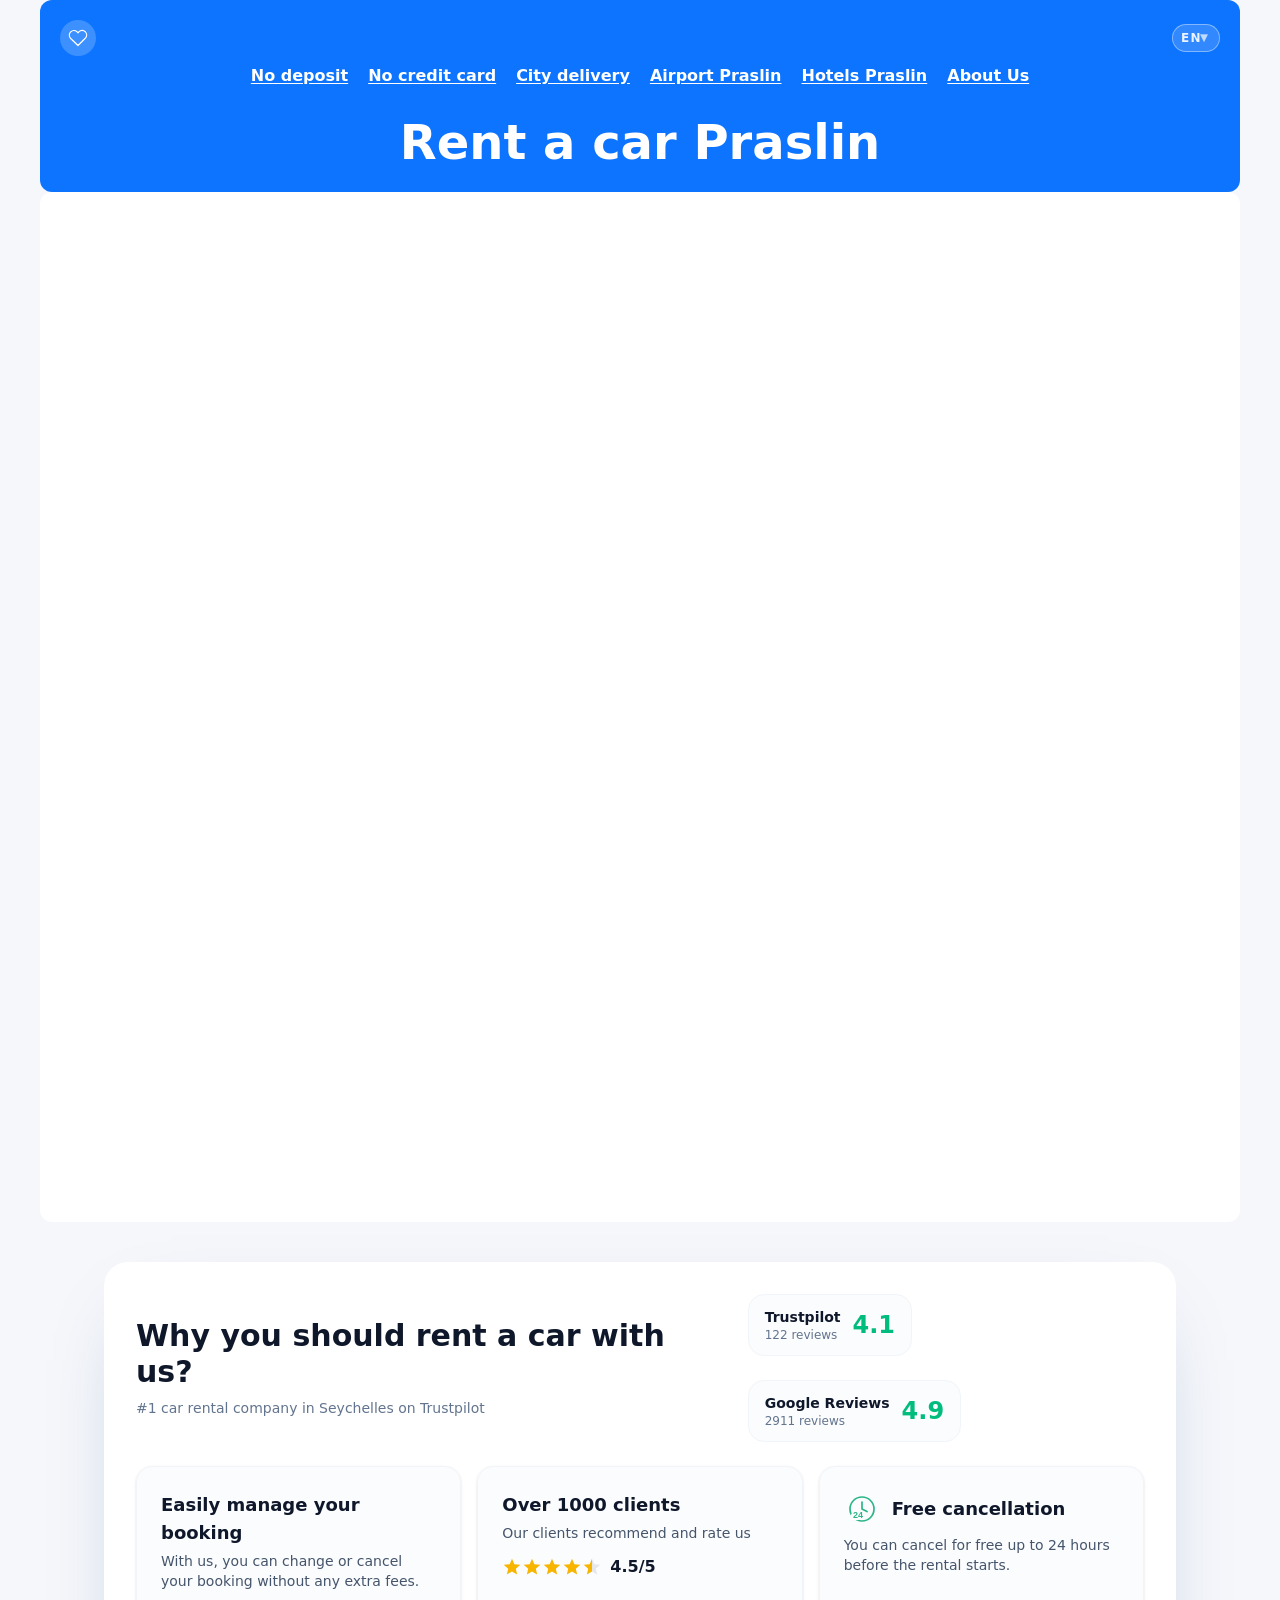
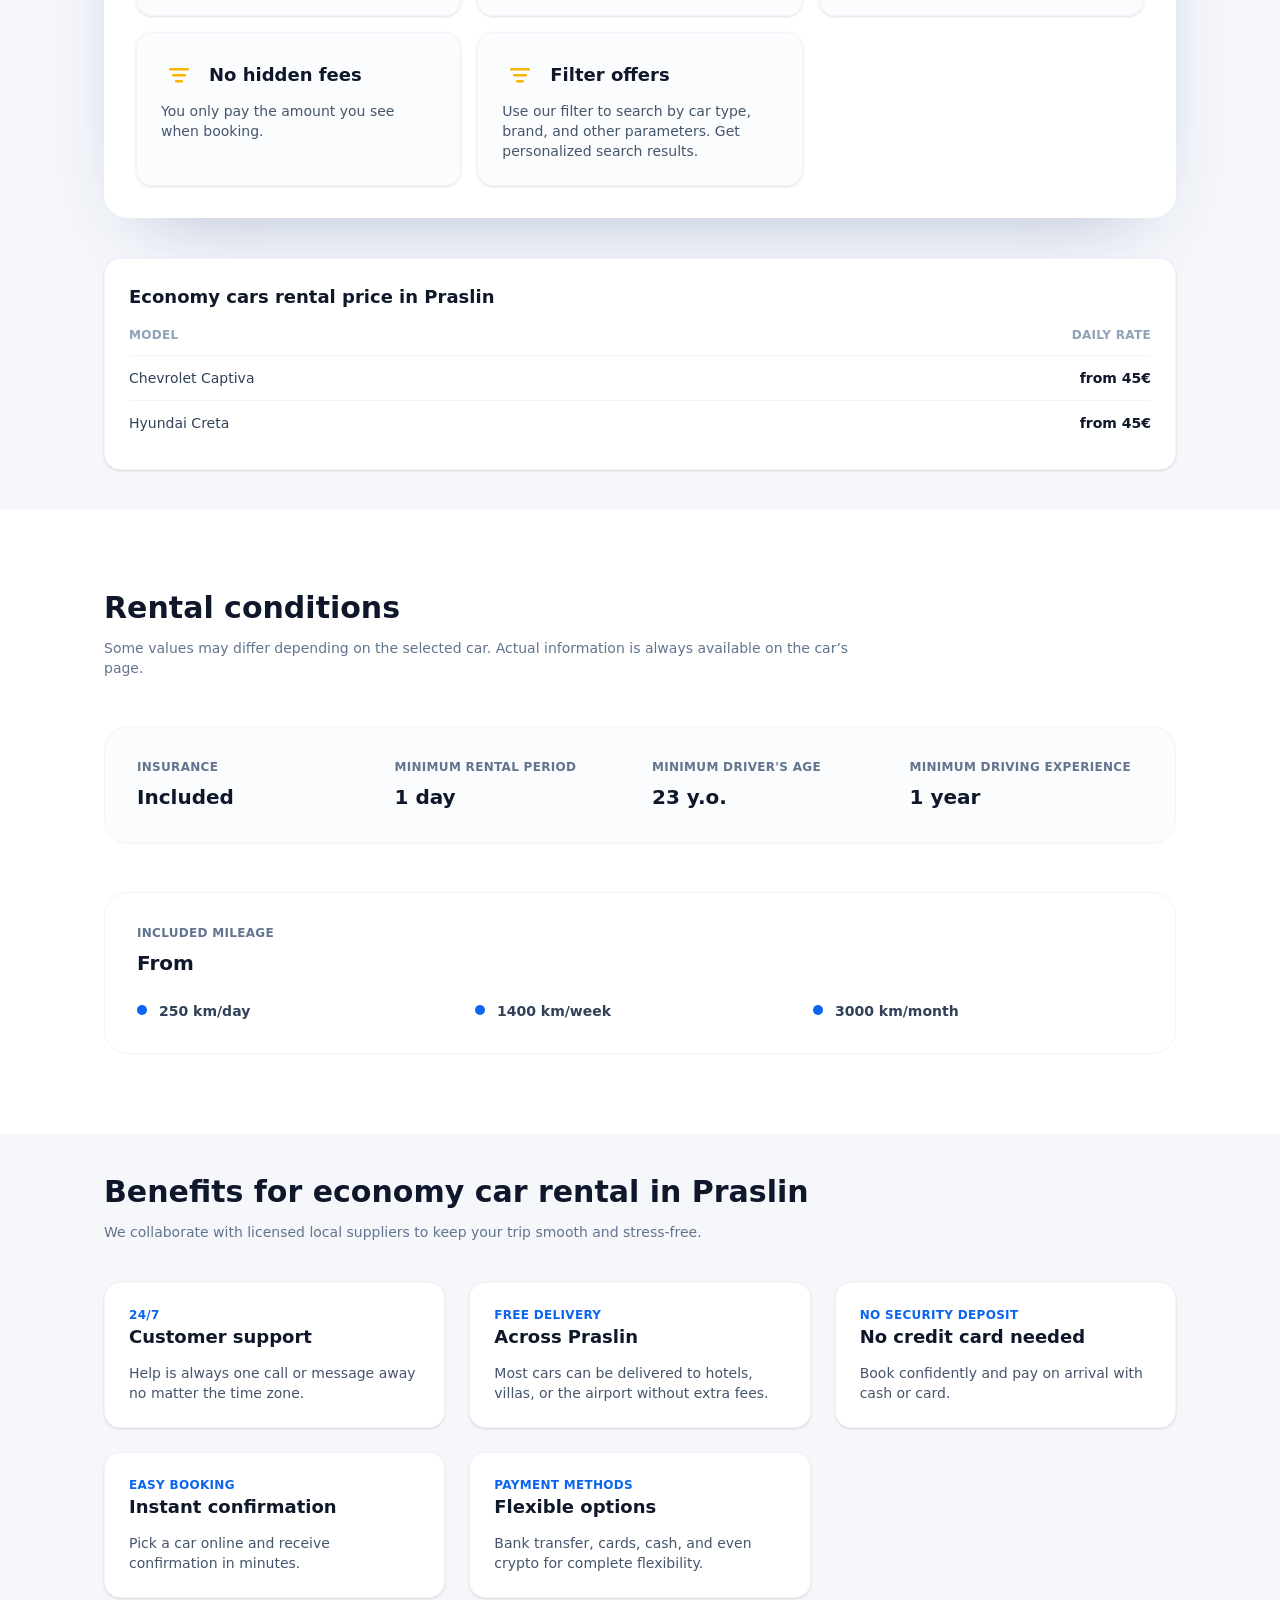
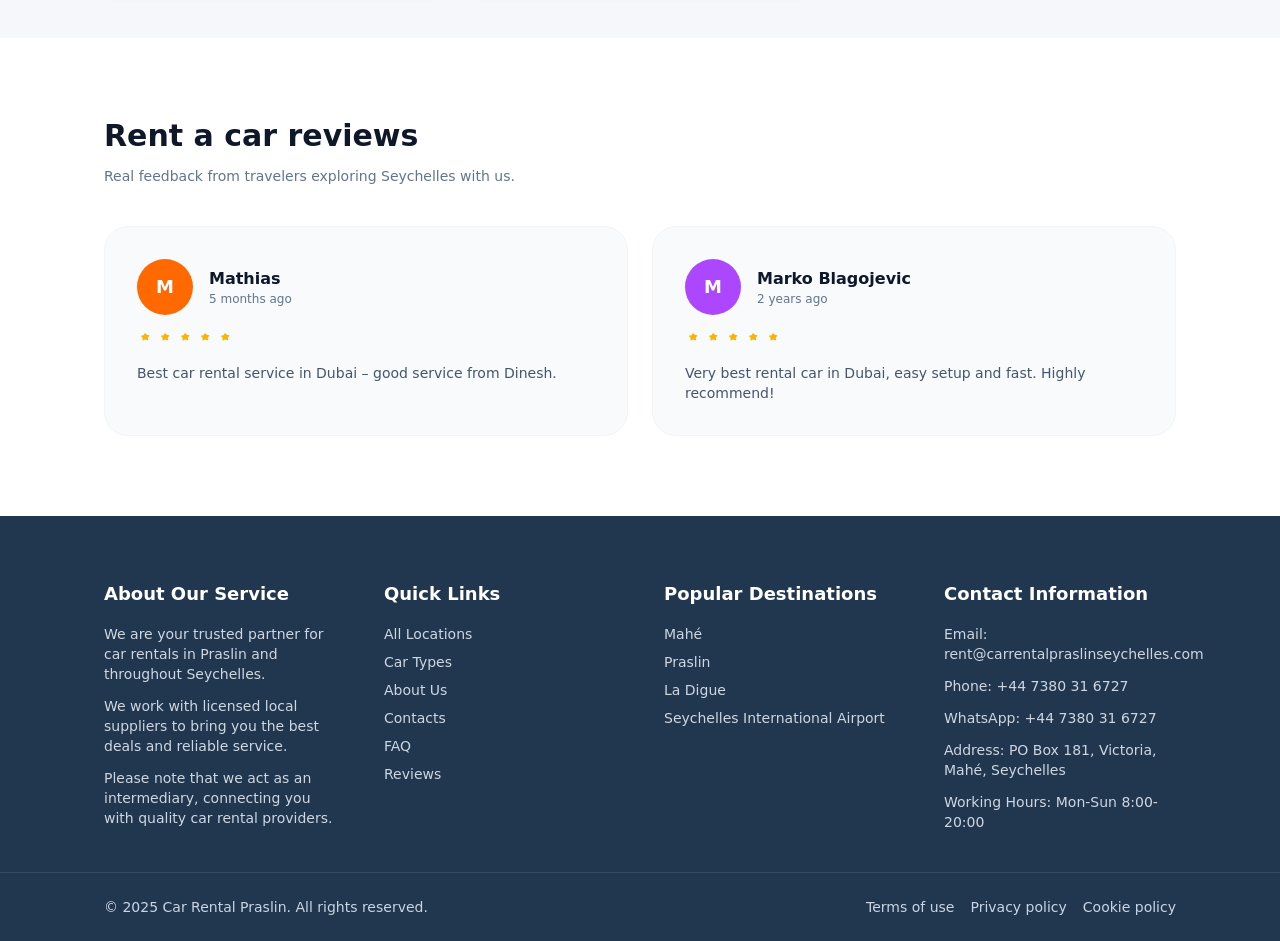
<file: en/no-credit-card/index.html>
<!DOCTYPE html><html lang="en" class="scroll-smooth"> <head><meta charset="utf-8"><meta name="viewport" content="width=device-width, initial-scale=1"><meta name="robots" content="noindex, nofollow"><title>Car Rental Praslin</title><meta name="description" content="Rent a car on Praslin Island at the best prices from local providers. No hidden fees, no deposit, with support in both Russian and English."><meta name="theme-color" content="#0d74ff"><meta name="color-scheme" content="light"><link rel="icon" type="image/svg+xml" href="/favicon.svg"><link rel="preconnect" href="https://fonts.googleapis.com"><link rel="preconnect" href="https://fonts.gstatic.com" crossorigin><link href="https://fonts.googleapis.com/css2?family=Inter:wght@400;500;600;700;800&display=swap" rel="stylesheet"><link rel="stylesheet" href="/_astro/_page_.C8-FzuBH.css"></head> <body class="min-h-screen bg-[#f5f7fb] font-sans text-slate-900 antialiased">  <main class="space-y-10"> <div class="relative isolate overflow-hidden"> <div class="relative mx-auto flex max-w-[1200px] flex-col gap-1 p-[20px] text-white bg-[#0d74ff] rounded-xl"> <div class="flex flex-wrap items-center justify-between gap-6"> <div class="flex items-center gap-3 text-white"> <span class="flex h-9 w-9 items-center justify-center rounded-full bg-white/20"> <svg xmlns="http://www.w3.org/2000/svg" viewBox="0 0 24 24" fill="none" stroke="currentColor" class="h-5 w-5"> <path stroke-linecap="round" stroke-linejoin="round" stroke-width="1.5" d="M20.84 4.61a5.5 5.5 0 0 0-7.78 0L12 5.67l-1.06-1.06a5.502 5.502 0 0 0-7.78 7.78l1.06 1.06L12 21l7.78-7.78 1.06-1.06a5.5 5.5 0 0 0 0-7.54z"></path> </svg> </span> </div> <div class="relative" data-astro-cid-a2mxz4y6> <label class="sr-only" data-astro-cid-a2mxz4y6> Select language </label> <select id="language-switcher-select" class="language-select" aria-label="Select language" onchange="if (this.value) window.location.href=this.value;" data-astro-cid-a2mxz4y6> <option value="/en/" selected data-astro-cid-a2mxz4y6> English </option><option value="/ru/" data-astro-cid-a2mxz4y6> Русский </option> </select> <span class="language-select__chevron" aria-hidden="true" data-astro-cid-a2mxz4y6>
▼
</span> </div>  </div> <nav aria-label="Primary" class="flex flex-wrap items-center justify-center w-full font-bold text-white gap-1 text-[clamp(0.7rem,2vw,1rem)]"> <a href="/en/no-deposit" class="flex items-center gap-1 px-2 py-1 rounded-lg bg-transparent hover:bg-white/20 transition-colors duration-150 underline underline-offset-2 decoration-white break-words" style="min-width: 0;"> No deposit </a><a href="/en/no-credit-card" class="flex items-center gap-1 px-2 py-1 rounded-lg bg-transparent hover:bg-white/20 transition-colors duration-150 underline underline-offset-2 decoration-white break-words" style="min-width: 0;"> No credit card </a><a href="/en/city-delivery" class="flex items-center gap-1 px-2 py-1 rounded-lg bg-transparent hover:bg-white/20 transition-colors duration-150 underline underline-offset-2 decoration-white break-words" style="min-width: 0;"> City delivery </a><a href="/en/airport" class="flex items-center gap-1 px-2 py-1 rounded-lg bg-transparent hover:bg-white/20 transition-colors duration-150 underline underline-offset-2 decoration-white break-words" style="min-width: 0;"> Airport Praslin </a><a href="/en/hotels" class="flex items-center gap-1 px-2 py-1 rounded-lg bg-transparent hover:bg-white/20 transition-colors duration-150 underline underline-offset-2 decoration-white break-words" style="min-width: 0;"> Hotels Praslin </a><a href="/en/about" class="flex items-center gap-1 px-2 py-1 rounded-lg bg-transparent hover:bg-white/20 transition-colors duration-150 underline underline-offset-2 decoration-white break-words" style="min-width: 0;"> About Us </a> </nav> <div class="flex flex-col justify-center gap-8"> <div class="flex flex-col items-center gap-8"> <h1 class="mt-4 text-4xl font-bold leading-tight md:text-5xl"> Rent a car Praslin </h1> </div> </div> </div> <div class="bg-white w-full mx-auto max-w-[1200px] pt-[20px] px-[10px] pb-[10px] rounded-xl"> <div id="search-app" class="min-h-[1000px]"> <script src="https://static.localrent.com/booking/v2/wl/app.js" async data-mrc-wl="true" data-affiliate="2777" data-country="98" data-city="549194" data-routing="on" data-zindex="10000" data-initfilters="no_credit_card=true"></script> </div> </div> </div> <section class="mx-auto max-w-[1200px] space-y-12 px-6 md:px-12 lg:px-16"> <div class="flex flex-col gap-6 rounded-3xl bg-white p-8 shadow-[0_30px_80px_-40px_rgba(12,46,110,0.35)]"> <div class="flex flex-col gap-6 lg:flex-row lg:items-center lg:justify-between"> <div class="flex flex-col gap-2"> <h2 id="why-us" class="text-2xl font-bold text-slate-900 md:text-3xl"> Why you should rent a car with us? </h2> <p class="text-sm font-medium text-slate-500"> #1 car rental company in Seychelles on Trustpilot </p> </div> <div class="flex flex-wrap gap-6"> <div class="flex items-center gap-3 rounded-2xl border border-slate-100 bg-slate-50/60 px-4 py-3"> <div class="flex flex-col"> <h3 class="text-sm font-semibold text-slate-900"> Trustpilot </h3> <span class="text-xs text-slate-500">122 reviews</span> </div> <span class="text-2xl font-bold text-emerald-500">4.1</span> </div><div class="flex items-center gap-3 rounded-2xl border border-slate-100 bg-slate-50/60 px-4 py-3"> <div class="flex flex-col"> <h3 class="text-sm font-semibold text-slate-900"> Google Reviews </h3> <span class="text-xs text-slate-500">2911 reviews</span> </div> <span class="text-2xl font-bold text-emerald-500">4.9</span> </div> </div> </div> <div class="grid gap-4 md:grid-cols-2 lg:grid-cols-3"> <div class="rounded-2xl border border-slate-100 bg-slate-50/60 p-6 flex flex-col gap-1 shadow-sm"> <h3 class="text-lg font-semibold text-slate-900">Easily manage your booking</h3> <p class="text-sm text-slate-600">With us, you can change or cancel your booking without any extra fees.</p> </div> <div class="rounded-2xl border border-slate-100 bg-slate-50/60 p-6 flex flex-col gap-1 shadow-sm"> <h3 class="text-lg font-semibold text-slate-900">Over 1000 clients</h3> <p class="text-sm text-slate-600">Our clients recommend and rate us</p> <div class="flex items-center gap-2 mt-2"> <span class="flex">  <svg xmlns="http://www.w3.org/2000/svg" fill="#f7b500" viewBox="0 0 24 24" width="20" height="20"><path d="M12 17.27L18.18 21l-1.64-7.03L22 9.24l-7.19-.61L12 2 9.19 8.63 2 9.24l5.46 4.73L5.82 21z"></path></svg> <svg xmlns="http://www.w3.org/2000/svg" fill="#f7b500" viewBox="0 0 24 24" width="20" height="20"><path d="M12 17.27L18.18 21l-1.64-7.03L22 9.24l-7.19-.61L12 2 9.19 8.63 2 9.24l5.46 4.73L5.82 21z"></path></svg> <svg xmlns="http://www.w3.org/2000/svg" fill="#f7b500" viewBox="0 0 24 24" width="20" height="20"><path d="M12 17.27L18.18 21l-1.64-7.03L22 9.24l-7.19-.61L12 2 9.19 8.63 2 9.24l5.46 4.73L5.82 21z"></path></svg> <svg xmlns="http://www.w3.org/2000/svg" fill="#f7b500" viewBox="0 0 24 24" width="20" height="20"><path d="M12 17.27L18.18 21l-1.64-7.03L22 9.24l-7.19-.61L12 2 9.19 8.63 2 9.24l5.46 4.73L5.82 21z"></path></svg>  <svg xmlns="http://www.w3.org/2000/svg" fill="#f7b500" viewBox="0 0 24 24" width="20" height="20"><defs><linearGradient id="half"><stop offset="50%" stop-color="#f7b500"></stop><stop offset="50%" stop-color="#e5e7eb"></stop></linearGradient></defs><path fill="url(#half)" d="M12 17.27L18.18 21l-1.64-7.03L22 9.24l-7.19-.61L12 2 9.19 8.63 2 9.24l5.46 4.73L5.82 21z"></path></svg> </span> <span class="text-base font-semibold text-slate-900">4.5/5</span> </div> </div> <div class="rounded-2xl border border-slate-100 bg-slate-50/60 p-6 flex flex-col gap-1 shadow-sm"> <div class="flex items-center gap-3 mb-1"> <span class="flex h-9 w-9 items-center justify-center rounded-full bg-white/0">  <svg width="28" height="28" viewBox="0 0 28 28" fill="none" xmlns="http://www.w3.org/2000/svg"> <circle cx="14" cy="14" r="12" stroke="#2bb686" stroke-width="1.7" fill="none"></circle> <path d="M14 7v7l5 2.5" stroke="#2bb686" stroke-width="1.7" stroke-linecap="round" stroke-linejoin="round"></path> <rect x="3" y="17" width="10" height="8" rx="4" fill="white"></rect> <text x="5" y="23" font-size="9" font-weight="bold" fill="#2bb686" font-family="Arial, sans-serif">24</text> </svg> </span> <h3 class="text-lg font-semibold text-slate-900">Free cancellation</h3> </div> <p class="text-sm text-slate-600">You can cancel for free up to 24 hours before the rental starts.</p> </div> <div class="rounded-2xl border border-slate-100 bg-slate-50/60 p-6 flex flex-col gap-1 shadow-sm"> <div class="flex items-center gap-3 mb-1"> <span class="flex h-9 w-9 items-center justify-center rounded-full bg-white/0">  <svg width="28" height="28" viewBox="0 0 28 28" fill="none" xmlns="http://www.w3.org/2000/svg"> <rect x="4" y="7" width="20" height="2.5" rx="1.25" fill="#f7b500"></rect> <rect x="7" y="13" width="14" height="2.5" rx="1.25" fill="#f7b500"></rect> <rect x="10" y="19" width="8" height="2.5" rx="1.25" fill="#f7b500"></rect> </svg> </span> <h3 class="text-lg font-semibold text-slate-900">No hidden fees</h3> </div> <p class="text-sm text-slate-600">You only pay the amount you see when booking.</p> </div> <div class="rounded-2xl border border-slate-100 bg-slate-50/60 p-6 flex flex-col gap-1 shadow-sm"> <div class="flex items-center gap-3 mb-1"> <span class="flex h-9 w-9 items-center justify-center rounded-full bg-white/0">  <svg width="28" height="28" viewBox="0 0 28 28" fill="none" xmlns="http://www.w3.org/2000/svg"> <rect x="4" y="7" width="20" height="2.5" rx="1.25" fill="#f7b500"></rect> <rect x="7" y="13" width="14" height="2.5" rx="1.25" fill="#f7b500"></rect> <rect x="10" y="19" width="8" height="2.5" rx="1.25" fill="#f7b500"></rect> </svg> </span> <h3 class="text-lg font-semibold text-slate-900">Filter offers</h3> </div> <p class="text-sm text-slate-600">Use our filter to search by car type, brand, and other parameters. Get personalized search results.</p> </div> </div> </div> </section> <section id="prices" class="mx-auto max-w-[1200px] px-6 md:px-12 lg:px-16"> <div class="rounded-2xl border border-slate-100 bg-white p-6 shadow-sm"> <h3 class="text-lg font-semibold text-slate-900"> Economy cars rental price in Praslin </h3> <table class="mt-4 w-full divide-y divide-slate-100 text-left text-sm text-slate-600"> <thead> <tr class="text-xs uppercase tracking-wide text-slate-400"> <th class="pb-3">Model</th> <th class="pb-3 text-right">Daily rate</th> </tr> </thead> <tbody class="divide-y divide-slate-100"> <tr> <td class="py-3 font-medium text-slate-700">Chevrolet Captiva</td> <td class="py-3 text-right font-semibold text-slate-900"> from 45€ </td> </tr><tr> <td class="py-3 font-medium text-slate-700">Hyundai Creta</td> <td class="py-3 text-right font-semibold text-slate-900"> from 45€ </td> </tr> </tbody> </table> </div> </section> <section id="conditions" class="bg-white py-20"> <div class="mx-auto flex max-w-[1200px] flex-col gap-12 px-6 md:px-12 lg:px-16"> <div class="flex flex-col gap-3"> <h2 class="text-3xl font-bold text-slate-900">Rental conditions</h2> <p class="max-w-3xl text-sm text-slate-500"> Some values may differ depending on the selected car. Actual information is always available on the car’s page. </p> </div> <div class="grid gap-6 rounded-3xl border border-slate-100 bg-slate-50/60 p-8 md:grid-cols-2 lg:grid-cols-4"> <div class="space-y-2"> <p class="text-xs font-semibold uppercase tracking-wide text-slate-500"> Insurance </p> <p class="text-xl font-bold text-slate-900">Included</p> </div><div class="space-y-2"> <p class="text-xs font-semibold uppercase tracking-wide text-slate-500"> Minimum rental period </p> <p class="text-xl font-bold text-slate-900">1 day</p> </div><div class="space-y-2"> <p class="text-xs font-semibold uppercase tracking-wide text-slate-500"> Minimum driver&#39;s age </p> <p class="text-xl font-bold text-slate-900">23 y.o.</p> </div><div class="space-y-2"> <p class="text-xs font-semibold uppercase tracking-wide text-slate-500"> Minimum driving experience </p> <p class="text-xl font-bold text-slate-900">1 year</p> </div> </div> <div class="grid gap-6 rounded-3xl border border-slate-100 bg-white p-8"> <div> <p class="text-xs font-semibold uppercase tracking-wide text-slate-500"> Included mileage </p> <h3 class="mt-2 text-xl font-bold text-slate-900">From</h3> </div> <ul class="grid gap-2 text-sm font-semibold text-slate-700 md:grid-cols-3"> <li class="flex items-start gap-3"> <span class="mt-1 h-2.5 w-2.5 rounded-full bg-[#0b65f1]"></span> <span>250 km/day</span> </li><li class="flex items-start gap-3"> <span class="mt-1 h-2.5 w-2.5 rounded-full bg-[#0b65f1]"></span> <span>1400 km/week</span> </li><li class="flex items-start gap-3"> <span class="mt-1 h-2.5 w-2.5 rounded-full bg-[#0b65f1]"></span> <span>3000 km/month</span> </li> </ul> </div> </div> </section> <section id="benefits" class="mx-auto max-w-[1200px] space-y-10 px-6 md:px-12 lg:px-16"> <div class="flex flex-col gap-3"> <h2 class="text-3xl font-bold text-slate-900"> Benefits for economy car rental in Praslin </h2> <p class="text-sm text-slate-500"> We collaborate with licensed local suppliers to keep your trip smooth and stress-free. </p> </div> <div class="grid gap-6 md:grid-cols-2 lg:grid-cols-3"> <div class="flex h-full flex-col gap-3 rounded-2xl border border-slate-100 bg-white p-6 shadow-sm"> <div> <p class="text-xs font-semibold uppercase tracking-wide text-[#0b65f1]"> 24/7 </p> <h3 class="text-lg font-semibold text-slate-900">Customer support</h3> </div> <p class="text-sm text-slate-600">Help is always one call or message away no matter the time zone.</p> </div><div class="flex h-full flex-col gap-3 rounded-2xl border border-slate-100 bg-white p-6 shadow-sm"> <div> <p class="text-xs font-semibold uppercase tracking-wide text-[#0b65f1]"> Free delivery </p> <h3 class="text-lg font-semibold text-slate-900">Across Praslin</h3> </div> <p class="text-sm text-slate-600">Most cars can be delivered to hotels, villas, or the airport without extra fees.</p> </div><div class="flex h-full flex-col gap-3 rounded-2xl border border-slate-100 bg-white p-6 shadow-sm"> <div> <p class="text-xs font-semibold uppercase tracking-wide text-[#0b65f1]"> No security deposit </p> <h3 class="text-lg font-semibold text-slate-900">No credit card needed</h3> </div> <p class="text-sm text-slate-600">Book confidently and pay on arrival with cash or card.</p> </div><div class="flex h-full flex-col gap-3 rounded-2xl border border-slate-100 bg-white p-6 shadow-sm"> <div> <p class="text-xs font-semibold uppercase tracking-wide text-[#0b65f1]"> Easy booking </p> <h3 class="text-lg font-semibold text-slate-900">Instant confirmation</h3> </div> <p class="text-sm text-slate-600">Pick a car online and receive confirmation in minutes.</p> </div><div class="flex h-full flex-col gap-3 rounded-2xl border border-slate-100 bg-white p-6 shadow-sm"> <div> <p class="text-xs font-semibold uppercase tracking-wide text-[#0b65f1]"> Payment methods </p> <h3 class="text-lg font-semibold text-slate-900">Flexible options</h3> </div> <p class="text-sm text-slate-600">Bank transfer, cards, cash, and even crypto for complete flexibility.</p> </div> </div> </section> <section id="reviews" class="bg-white py-20"> <div class="mx-auto flex max-w-[1200px] flex-col gap-10 px-6 md:px-12 lg:px-16"> <div class="flex flex-col gap-3"> <h2 class="text-3xl font-bold text-slate-900">Rent a car reviews</h2> <p class="text-sm text-slate-500"> Real feedback from travelers exploring Seychelles with us. </p> </div> <div class="grid gap-6 lg:grid-cols-2"> <article class="flex h-full flex-col gap-4 rounded-3xl border border-slate-100 bg-slate-50 p-8"> <div class="flex items-center gap-4"> <span class="flex h-14 w-14 items-center justify-center rounded-full text-lg font-semibold text-white bg-orange-500"> M </span> <div> <p class="text-base font-semibold text-slate-900">Mathias</p> <p class="text-xs text-slate-500">5 months ago</p> </div> </div> <div class="flex gap-1 text-[#f7b500]"> <svg xmlns="http://www.w3.org/2000/svg" viewBox="0 0 24 24" fill="currentColor" class="h-4 w-4" aria-hidden="true"> <path d="M11.48 3.499a.75.75 0 0 1 1.04 0l2.256 2.256 3.183.464a.75.75 0 0 1 .416 1.279l-2.302 2.244.543 3.166a.75.75 0 0 1-1.088.791L12 12.834l-2.835 1.485a.75.75 0 0 1-1.088-.79l.543-3.167-2.302-2.244a.75.75 0 0 1 .416-1.279l3.183-.464z"></path> </svg><svg xmlns="http://www.w3.org/2000/svg" viewBox="0 0 24 24" fill="currentColor" class="h-4 w-4" aria-hidden="true"> <path d="M11.48 3.499a.75.75 0 0 1 1.04 0l2.256 2.256 3.183.464a.75.75 0 0 1 .416 1.279l-2.302 2.244.543 3.166a.75.75 0 0 1-1.088.791L12 12.834l-2.835 1.485a.75.75 0 0 1-1.088-.79l.543-3.167-2.302-2.244a.75.75 0 0 1 .416-1.279l3.183-.464z"></path> </svg><svg xmlns="http://www.w3.org/2000/svg" viewBox="0 0 24 24" fill="currentColor" class="h-4 w-4" aria-hidden="true"> <path d="M11.48 3.499a.75.75 0 0 1 1.04 0l2.256 2.256 3.183.464a.75.75 0 0 1 .416 1.279l-2.302 2.244.543 3.166a.75.75 0 0 1-1.088.791L12 12.834l-2.835 1.485a.75.75 0 0 1-1.088-.79l.543-3.167-2.302-2.244a.75.75 0 0 1 .416-1.279l3.183-.464z"></path> </svg><svg xmlns="http://www.w3.org/2000/svg" viewBox="0 0 24 24" fill="currentColor" class="h-4 w-4" aria-hidden="true"> <path d="M11.48 3.499a.75.75 0 0 1 1.04 0l2.256 2.256 3.183.464a.75.75 0 0 1 .416 1.279l-2.302 2.244.543 3.166a.75.75 0 0 1-1.088.791L12 12.834l-2.835 1.485a.75.75 0 0 1-1.088-.79l.543-3.167-2.302-2.244a.75.75 0 0 1 .416-1.279l3.183-.464z"></path> </svg><svg xmlns="http://www.w3.org/2000/svg" viewBox="0 0 24 24" fill="currentColor" class="h-4 w-4" aria-hidden="true"> <path d="M11.48 3.499a.75.75 0 0 1 1.04 0l2.256 2.256 3.183.464a.75.75 0 0 1 .416 1.279l-2.302 2.244.543 3.166a.75.75 0 0 1-1.088.791L12 12.834l-2.835 1.485a.75.75 0 0 1-1.088-.79l.543-3.167-2.302-2.244a.75.75 0 0 1 .416-1.279l3.183-.464z"></path> </svg> </div> <p class="text-sm text-slate-600">Best car rental service in Dubai – good service from Dinesh.</p> </article><article class="flex h-full flex-col gap-4 rounded-3xl border border-slate-100 bg-slate-50 p-8"> <div class="flex items-center gap-4"> <span class="flex h-14 w-14 items-center justify-center rounded-full text-lg font-semibold text-white bg-purple-500"> M </span> <div> <p class="text-base font-semibold text-slate-900">Marko Blagojevic</p> <p class="text-xs text-slate-500">2 years ago</p> </div> </div> <div class="flex gap-1 text-[#f7b500]"> <svg xmlns="http://www.w3.org/2000/svg" viewBox="0 0 24 24" fill="currentColor" class="h-4 w-4" aria-hidden="true"> <path d="M11.48 3.499a.75.75 0 0 1 1.04 0l2.256 2.256 3.183.464a.75.75 0 0 1 .416 1.279l-2.302 2.244.543 3.166a.75.75 0 0 1-1.088.791L12 12.834l-2.835 1.485a.75.75 0 0 1-1.088-.79l.543-3.167-2.302-2.244a.75.75 0 0 1 .416-1.279l3.183-.464z"></path> </svg><svg xmlns="http://www.w3.org/2000/svg" viewBox="0 0 24 24" fill="currentColor" class="h-4 w-4" aria-hidden="true"> <path d="M11.48 3.499a.75.75 0 0 1 1.04 0l2.256 2.256 3.183.464a.75.75 0 0 1 .416 1.279l-2.302 2.244.543 3.166a.75.75 0 0 1-1.088.791L12 12.834l-2.835 1.485a.75.75 0 0 1-1.088-.79l.543-3.167-2.302-2.244a.75.75 0 0 1 .416-1.279l3.183-.464z"></path> </svg><svg xmlns="http://www.w3.org/2000/svg" viewBox="0 0 24 24" fill="currentColor" class="h-4 w-4" aria-hidden="true"> <path d="M11.48 3.499a.75.75 0 0 1 1.04 0l2.256 2.256 3.183.464a.75.75 0 0 1 .416 1.279l-2.302 2.244.543 3.166a.75.75 0 0 1-1.088.791L12 12.834l-2.835 1.485a.75.75 0 0 1-1.088-.79l.543-3.167-2.302-2.244a.75.75 0 0 1 .416-1.279l3.183-.464z"></path> </svg><svg xmlns="http://www.w3.org/2000/svg" viewBox="0 0 24 24" fill="currentColor" class="h-4 w-4" aria-hidden="true"> <path d="M11.48 3.499a.75.75 0 0 1 1.04 0l2.256 2.256 3.183.464a.75.75 0 0 1 .416 1.279l-2.302 2.244.543 3.166a.75.75 0 0 1-1.088.791L12 12.834l-2.835 1.485a.75.75 0 0 1-1.088-.79l.543-3.167-2.302-2.244a.75.75 0 0 1 .416-1.279l3.183-.464z"></path> </svg><svg xmlns="http://www.w3.org/2000/svg" viewBox="0 0 24 24" fill="currentColor" class="h-4 w-4" aria-hidden="true"> <path d="M11.48 3.499a.75.75 0 0 1 1.04 0l2.256 2.256 3.183.464a.75.75 0 0 1 .416 1.279l-2.302 2.244.543 3.166a.75.75 0 0 1-1.088.791L12 12.834l-2.835 1.485a.75.75 0 0 1-1.088-.79l.543-3.167-2.302-2.244a.75.75 0 0 1 .416-1.279l3.183-.464z"></path> </svg> </div> <p class="text-sm text-slate-600">Very best rental car in Dubai, easy setup and fast. Highly recommend!</p> </article> </div> </div> </section> </main> <footer id="contact" class="bg-[#20374f] pt-16 text-slate-200"> <div class="mx-auto grid max-w-[1200px] gap-12 px-6 pb-10 md:px-12 lg:grid-cols-4 lg:px-16"> <div class="space-y-4"> <h3 class="text-lg font-semibold text-white">About Our Service</h3> <div class="space-y-3 text-sm text-slate-200/90"> <p>We are your trusted partner for car rentals in Praslin and throughout Seychelles.</p><p>We work with licensed local suppliers to bring you the best deals and reliable service.</p><p>Please note that we act as an intermediary, connecting you with quality car rental providers.</p> </div>  </div><div class="space-y-4"> <h3 class="text-lg font-semibold text-white">Quick Links</h3>  <ul class="space-y-2 text-sm text-slate-200/90"> <li> <a href="#" class="transition hover:text-white"> All Locations </a> </li><li> <a href="#" class="transition hover:text-white"> Car Types </a> </li><li> <a href="#" class="transition hover:text-white"> About Us </a> </li><li> <a href="#" class="transition hover:text-white"> Contacts </a> </li><li> <a href="#" class="transition hover:text-white"> FAQ </a> </li><li> <a href="#" class="transition hover:text-white"> Reviews </a> </li> </ul> </div><div class="space-y-4"> <h3 class="text-lg font-semibold text-white">Popular Destinations</h3>  <ul class="space-y-2 text-sm text-slate-200/90"> <li> <a href="#" class="transition hover:text-white"> Mahé </a> </li><li> <a href="#" class="transition hover:text-white"> Praslin </a> </li><li> <a href="#" class="transition hover:text-white"> La Digue </a> </li><li> <a href="#" class="transition hover:text-white"> Seychelles International Airport </a> </li> </ul> </div><div class="space-y-4"> <h3 class="text-lg font-semibold text-white">Contact Information</h3> <div class="space-y-3 text-sm text-slate-200/90"> <p>Email: rent@carrentalpraslinseychelles.com</p><p>Phone: +44 7380 31 6727</p><p>WhatsApp: +44 7380 31 6727</p><p>Address: PO Box 181, Victoria, Mahé, Seychelles</p><p>Working Hours: Mon-Sun 8:00-20:00</p> </div>  </div> </div> <div class="border-t border-white/10"> <div class="mx-auto flex max-w-[1200px] flex-col-reverse gap-4 px-6 py-6 text-sm text-slate-300 md:flex-row md:items-center md:justify-between md:px-12 lg:px-16"> <p>© 2025 Car Rental Praslin. All rights reserved.</p> <div class="flex flex-wrap gap-4"> <a href="#" class="transition hover:text-white"> Terms of use </a><a href="#" class="transition hover:text-white"> Privacy policy </a><a href="#" class="transition hover:text-white"> Cookie policy </a> </div> </div> </div> </footer>   </body></html>
</file>
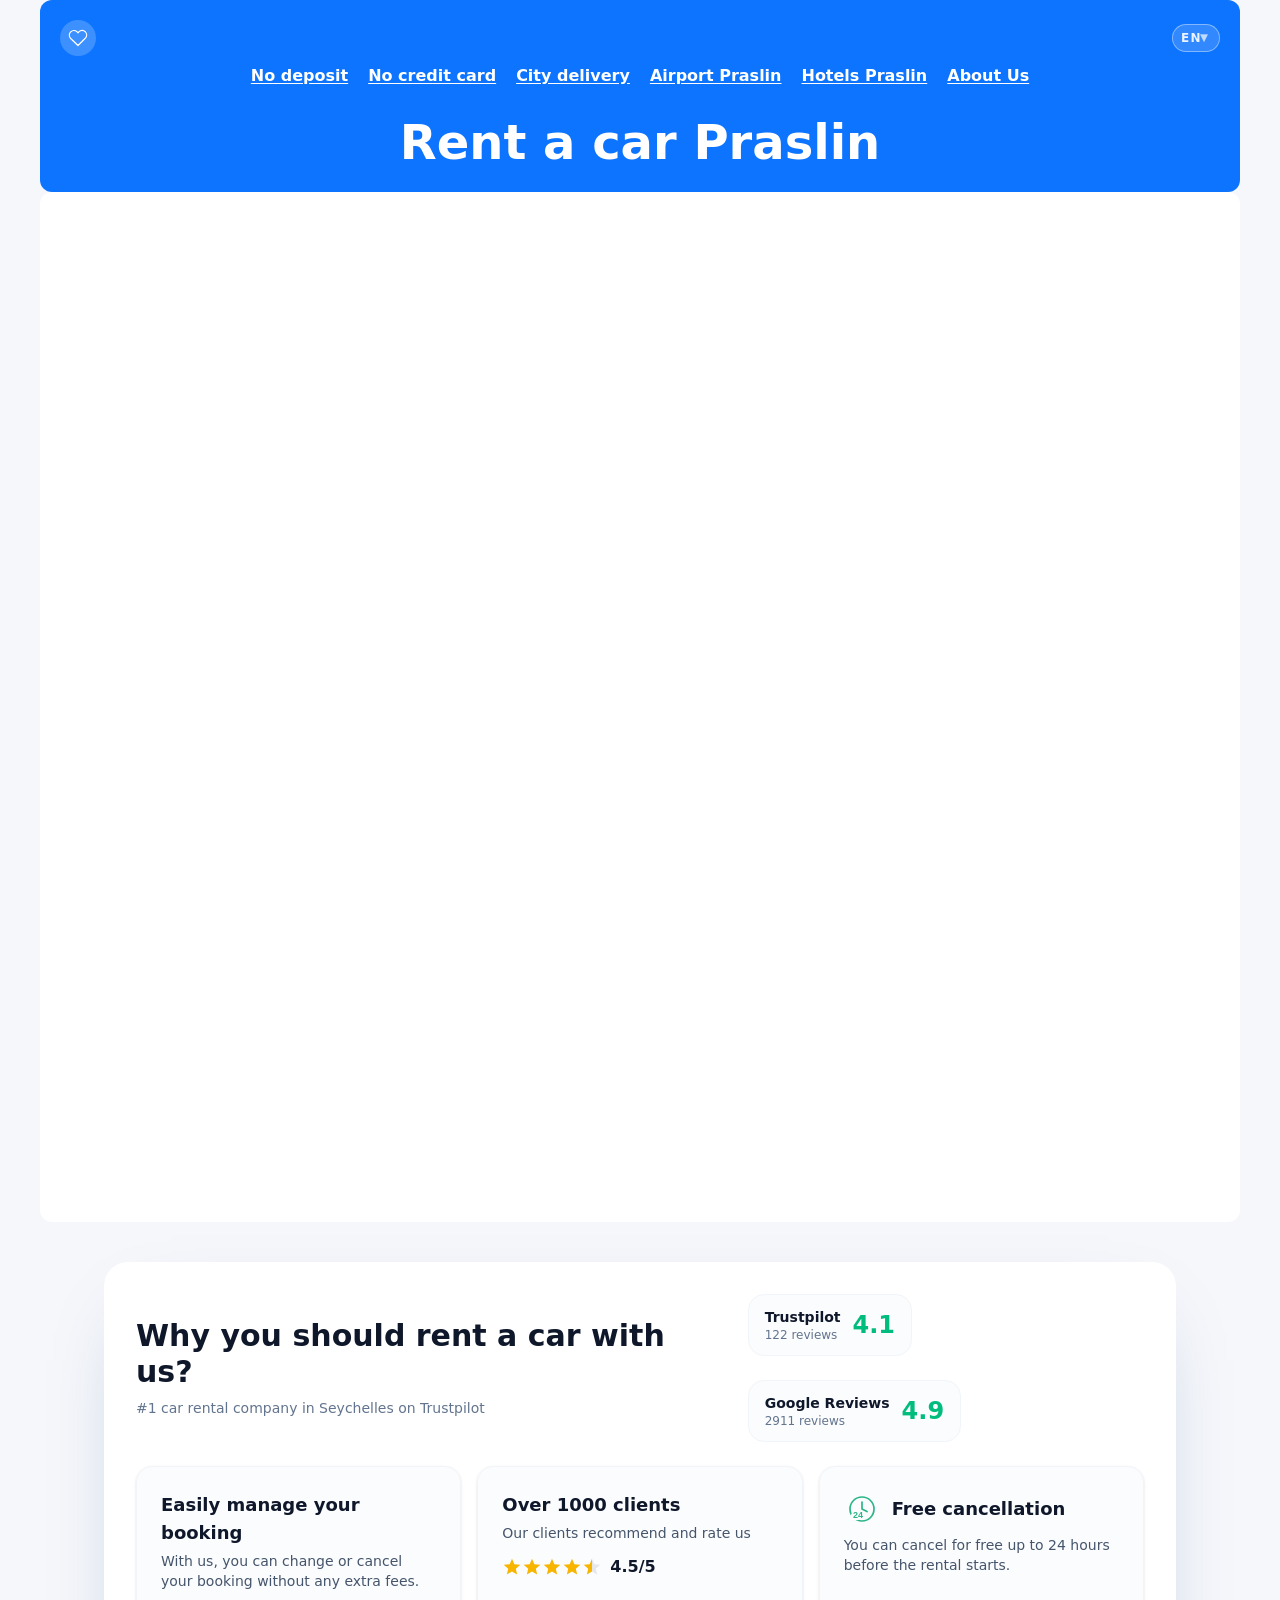
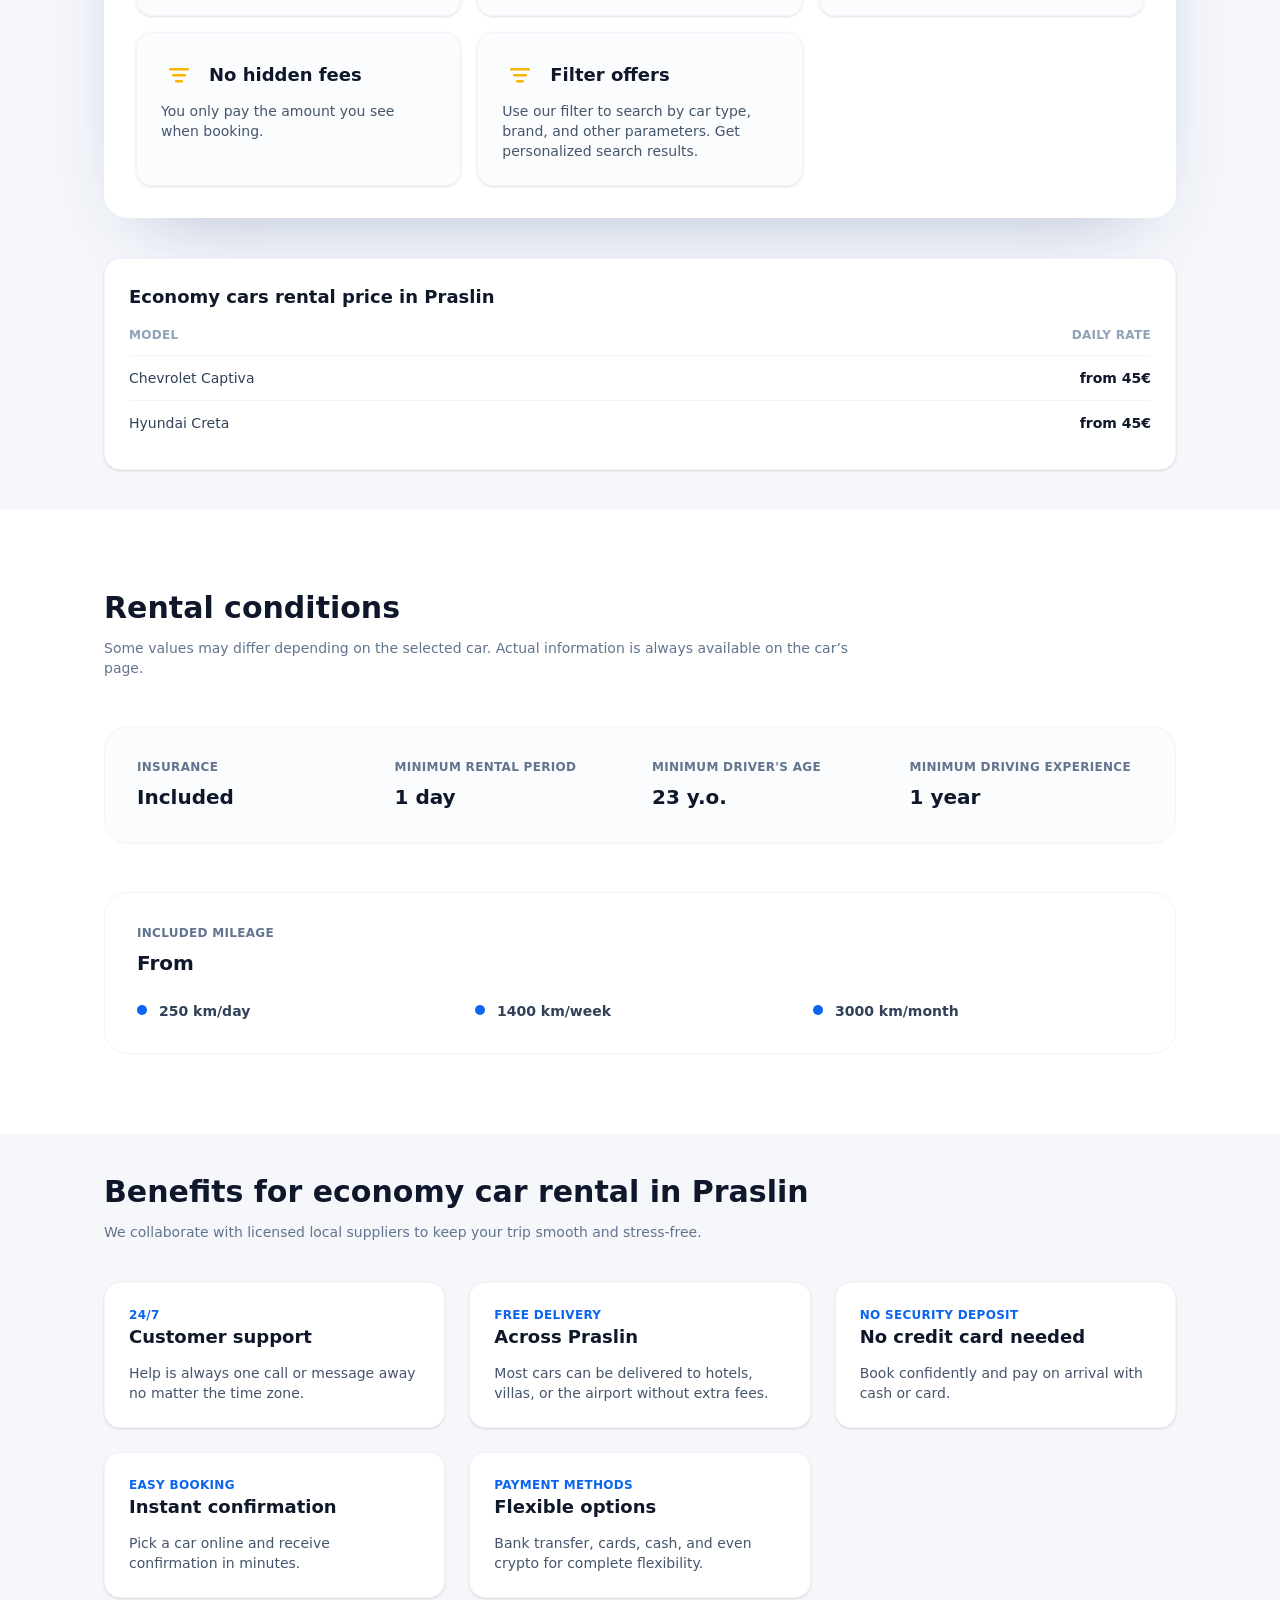
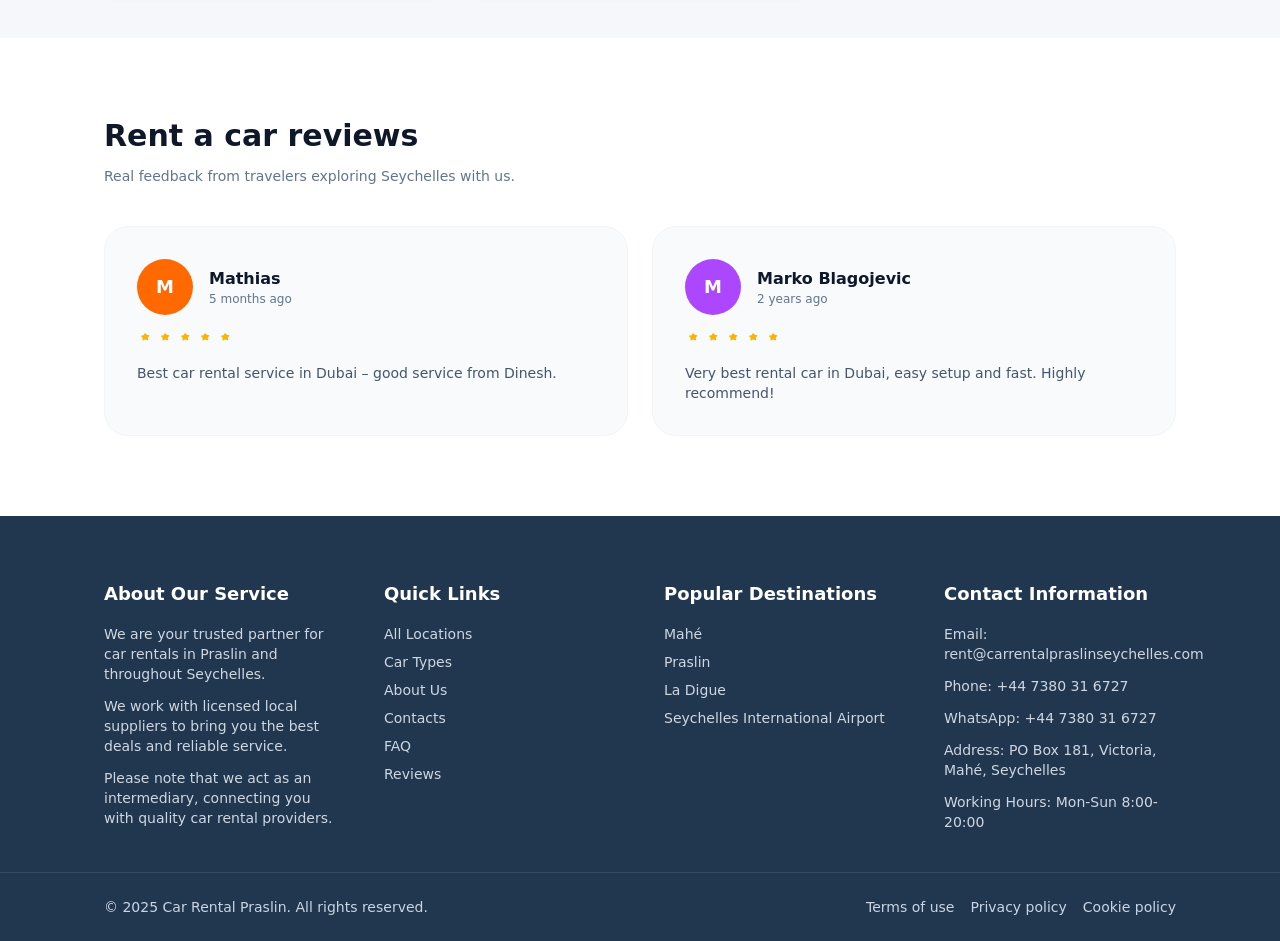
<file: en/no-deposit/index.html>
<!DOCTYPE html><html lang="en" class="scroll-smooth"> <head><meta charset="utf-8"><meta name="viewport" content="width=device-width, initial-scale=1"><meta name="robots" content="noindex, nofollow"><title>Car Rental Praslin</title><meta name="description" content="Rent a car on Praslin Island at the best prices from local providers. No hidden fees, no deposit, with support in both Russian and English."><meta name="theme-color" content="#0d74ff"><meta name="color-scheme" content="light"><link rel="icon" type="image/svg+xml" href="/favicon.svg"><link rel="preconnect" href="https://fonts.googleapis.com"><link rel="preconnect" href="https://fonts.gstatic.com" crossorigin><link href="https://fonts.googleapis.com/css2?family=Inter:wght@400;500;600;700;800&display=swap" rel="stylesheet"><link rel="stylesheet" href="/_astro/_page_.C8-FzuBH.css"></head> <body class="min-h-screen bg-[#f5f7fb] font-sans text-slate-900 antialiased">  <main class="space-y-10"> <div class="relative isolate overflow-hidden"> <div class="relative mx-auto flex max-w-[1200px] flex-col gap-1 p-[20px] text-white bg-[#0d74ff] rounded-xl"> <div class="flex flex-wrap items-center justify-between gap-6"> <div class="flex items-center gap-3 text-white"> <span class="flex h-9 w-9 items-center justify-center rounded-full bg-white/20"> <svg xmlns="http://www.w3.org/2000/svg" viewBox="0 0 24 24" fill="none" stroke="currentColor" class="h-5 w-5"> <path stroke-linecap="round" stroke-linejoin="round" stroke-width="1.5" d="M20.84 4.61a5.5 5.5 0 0 0-7.78 0L12 5.67l-1.06-1.06a5.502 5.502 0 0 0-7.78 7.78l1.06 1.06L12 21l7.78-7.78 1.06-1.06a5.5 5.5 0 0 0 0-7.54z"></path> </svg> </span> </div> <div class="relative" data-astro-cid-a2mxz4y6> <label class="sr-only" data-astro-cid-a2mxz4y6> Select language </label> <select id="language-switcher-select" class="language-select" aria-label="Select language" onchange="if (this.value) window.location.href=this.value;" data-astro-cid-a2mxz4y6> <option value="/en/" selected data-astro-cid-a2mxz4y6> English </option><option value="/ru/" data-astro-cid-a2mxz4y6> Русский </option> </select> <span class="language-select__chevron" aria-hidden="true" data-astro-cid-a2mxz4y6>
▼
</span> </div>  </div> <nav aria-label="Primary" class="flex flex-wrap items-center justify-center w-full font-bold text-white gap-1 text-[clamp(0.7rem,2vw,1rem)]"> <a href="/en/no-deposit" class="flex items-center gap-1 px-2 py-1 rounded-lg bg-transparent hover:bg-white/20 transition-colors duration-150 underline underline-offset-2 decoration-white break-words" style="min-width: 0;"> No deposit </a><a href="/en/no-credit-card" class="flex items-center gap-1 px-2 py-1 rounded-lg bg-transparent hover:bg-white/20 transition-colors duration-150 underline underline-offset-2 decoration-white break-words" style="min-width: 0;"> No credit card </a><a href="/en/city-delivery" class="flex items-center gap-1 px-2 py-1 rounded-lg bg-transparent hover:bg-white/20 transition-colors duration-150 underline underline-offset-2 decoration-white break-words" style="min-width: 0;"> City delivery </a><a href="/en/airport" class="flex items-center gap-1 px-2 py-1 rounded-lg bg-transparent hover:bg-white/20 transition-colors duration-150 underline underline-offset-2 decoration-white break-words" style="min-width: 0;"> Airport Praslin </a><a href="/en/hotels" class="flex items-center gap-1 px-2 py-1 rounded-lg bg-transparent hover:bg-white/20 transition-colors duration-150 underline underline-offset-2 decoration-white break-words" style="min-width: 0;"> Hotels Praslin </a><a href="/en/about" class="flex items-center gap-1 px-2 py-1 rounded-lg bg-transparent hover:bg-white/20 transition-colors duration-150 underline underline-offset-2 decoration-white break-words" style="min-width: 0;"> About Us </a> </nav> <div class="flex flex-col justify-center gap-8"> <div class="flex flex-col items-center gap-8"> <h1 class="mt-4 text-4xl font-bold leading-tight md:text-5xl"> Rent a car Praslin </h1> </div> </div> </div> <div class="bg-white w-full mx-auto max-w-[1200px] pt-[20px] px-[10px] pb-[10px] rounded-xl"> <div id="search-app" class="min-h-[1000px]"> <script src="https://static.localrent.com/booking/v2/wl/app.js" async data-mrc-wl="true" data-affiliate="2777" data-country="98" data-city="549194" data-routing="on" data-zindex="10000" data-initfilters="without_deposit%5B0%5D=without_extra"></script> </div> </div> </div> <section class="mx-auto max-w-[1200px] space-y-12 px-6 md:px-12 lg:px-16"> <div class="flex flex-col gap-6 rounded-3xl bg-white p-8 shadow-[0_30px_80px_-40px_rgba(12,46,110,0.35)]"> <div class="flex flex-col gap-6 lg:flex-row lg:items-center lg:justify-between"> <div class="flex flex-col gap-2"> <h2 id="why-us" class="text-2xl font-bold text-slate-900 md:text-3xl"> Why you should rent a car with us? </h2> <p class="text-sm font-medium text-slate-500"> #1 car rental company in Seychelles on Trustpilot </p> </div> <div class="flex flex-wrap gap-6"> <div class="flex items-center gap-3 rounded-2xl border border-slate-100 bg-slate-50/60 px-4 py-3"> <div class="flex flex-col"> <h3 class="text-sm font-semibold text-slate-900"> Trustpilot </h3> <span class="text-xs text-slate-500">122 reviews</span> </div> <span class="text-2xl font-bold text-emerald-500">4.1</span> </div><div class="flex items-center gap-3 rounded-2xl border border-slate-100 bg-slate-50/60 px-4 py-3"> <div class="flex flex-col"> <h3 class="text-sm font-semibold text-slate-900"> Google Reviews </h3> <span class="text-xs text-slate-500">2911 reviews</span> </div> <span class="text-2xl font-bold text-emerald-500">4.9</span> </div> </div> </div> <div class="grid gap-4 md:grid-cols-2 lg:grid-cols-3"> <div class="rounded-2xl border border-slate-100 bg-slate-50/60 p-6 flex flex-col gap-1 shadow-sm"> <h3 class="text-lg font-semibold text-slate-900">Easily manage your booking</h3> <p class="text-sm text-slate-600">With us, you can change or cancel your booking without any extra fees.</p> </div> <div class="rounded-2xl border border-slate-100 bg-slate-50/60 p-6 flex flex-col gap-1 shadow-sm"> <h3 class="text-lg font-semibold text-slate-900">Over 1000 clients</h3> <p class="text-sm text-slate-600">Our clients recommend and rate us</p> <div class="flex items-center gap-2 mt-2"> <span class="flex">  <svg xmlns="http://www.w3.org/2000/svg" fill="#f7b500" viewBox="0 0 24 24" width="20" height="20"><path d="M12 17.27L18.18 21l-1.64-7.03L22 9.24l-7.19-.61L12 2 9.19 8.63 2 9.24l5.46 4.73L5.82 21z"></path></svg> <svg xmlns="http://www.w3.org/2000/svg" fill="#f7b500" viewBox="0 0 24 24" width="20" height="20"><path d="M12 17.27L18.18 21l-1.64-7.03L22 9.24l-7.19-.61L12 2 9.19 8.63 2 9.24l5.46 4.73L5.82 21z"></path></svg> <svg xmlns="http://www.w3.org/2000/svg" fill="#f7b500" viewBox="0 0 24 24" width="20" height="20"><path d="M12 17.27L18.18 21l-1.64-7.03L22 9.24l-7.19-.61L12 2 9.19 8.63 2 9.24l5.46 4.73L5.82 21z"></path></svg> <svg xmlns="http://www.w3.org/2000/svg" fill="#f7b500" viewBox="0 0 24 24" width="20" height="20"><path d="M12 17.27L18.18 21l-1.64-7.03L22 9.24l-7.19-.61L12 2 9.19 8.63 2 9.24l5.46 4.73L5.82 21z"></path></svg>  <svg xmlns="http://www.w3.org/2000/svg" fill="#f7b500" viewBox="0 0 24 24" width="20" height="20"><defs><linearGradient id="half"><stop offset="50%" stop-color="#f7b500"></stop><stop offset="50%" stop-color="#e5e7eb"></stop></linearGradient></defs><path fill="url(#half)" d="M12 17.27L18.18 21l-1.64-7.03L22 9.24l-7.19-.61L12 2 9.19 8.63 2 9.24l5.46 4.73L5.82 21z"></path></svg> </span> <span class="text-base font-semibold text-slate-900">4.5/5</span> </div> </div> <div class="rounded-2xl border border-slate-100 bg-slate-50/60 p-6 flex flex-col gap-1 shadow-sm"> <div class="flex items-center gap-3 mb-1"> <span class="flex h-9 w-9 items-center justify-center rounded-full bg-white/0">  <svg width="28" height="28" viewBox="0 0 28 28" fill="none" xmlns="http://www.w3.org/2000/svg"> <circle cx="14" cy="14" r="12" stroke="#2bb686" stroke-width="1.7" fill="none"></circle> <path d="M14 7v7l5 2.5" stroke="#2bb686" stroke-width="1.7" stroke-linecap="round" stroke-linejoin="round"></path> <rect x="3" y="17" width="10" height="8" rx="4" fill="white"></rect> <text x="5" y="23" font-size="9" font-weight="bold" fill="#2bb686" font-family="Arial, sans-serif">24</text> </svg> </span> <h3 class="text-lg font-semibold text-slate-900">Free cancellation</h3> </div> <p class="text-sm text-slate-600">You can cancel for free up to 24 hours before the rental starts.</p> </div> <div class="rounded-2xl border border-slate-100 bg-slate-50/60 p-6 flex flex-col gap-1 shadow-sm"> <div class="flex items-center gap-3 mb-1"> <span class="flex h-9 w-9 items-center justify-center rounded-full bg-white/0">  <svg width="28" height="28" viewBox="0 0 28 28" fill="none" xmlns="http://www.w3.org/2000/svg"> <rect x="4" y="7" width="20" height="2.5" rx="1.25" fill="#f7b500"></rect> <rect x="7" y="13" width="14" height="2.5" rx="1.25" fill="#f7b500"></rect> <rect x="10" y="19" width="8" height="2.5" rx="1.25" fill="#f7b500"></rect> </svg> </span> <h3 class="text-lg font-semibold text-slate-900">No hidden fees</h3> </div> <p class="text-sm text-slate-600">You only pay the amount you see when booking.</p> </div> <div class="rounded-2xl border border-slate-100 bg-slate-50/60 p-6 flex flex-col gap-1 shadow-sm"> <div class="flex items-center gap-3 mb-1"> <span class="flex h-9 w-9 items-center justify-center rounded-full bg-white/0">  <svg width="28" height="28" viewBox="0 0 28 28" fill="none" xmlns="http://www.w3.org/2000/svg"> <rect x="4" y="7" width="20" height="2.5" rx="1.25" fill="#f7b500"></rect> <rect x="7" y="13" width="14" height="2.5" rx="1.25" fill="#f7b500"></rect> <rect x="10" y="19" width="8" height="2.5" rx="1.25" fill="#f7b500"></rect> </svg> </span> <h3 class="text-lg font-semibold text-slate-900">Filter offers</h3> </div> <p class="text-sm text-slate-600">Use our filter to search by car type, brand, and other parameters. Get personalized search results.</p> </div> </div> </div> </section> <section id="prices" class="mx-auto max-w-[1200px] px-6 md:px-12 lg:px-16"> <div class="rounded-2xl border border-slate-100 bg-white p-6 shadow-sm"> <h3 class="text-lg font-semibold text-slate-900"> Economy cars rental price in Praslin </h3> <table class="mt-4 w-full divide-y divide-slate-100 text-left text-sm text-slate-600"> <thead> <tr class="text-xs uppercase tracking-wide text-slate-400"> <th class="pb-3">Model</th> <th class="pb-3 text-right">Daily rate</th> </tr> </thead> <tbody class="divide-y divide-slate-100"> <tr> <td class="py-3 font-medium text-slate-700">Chevrolet Captiva</td> <td class="py-3 text-right font-semibold text-slate-900"> from 45€ </td> </tr><tr> <td class="py-3 font-medium text-slate-700">Hyundai Creta</td> <td class="py-3 text-right font-semibold text-slate-900"> from 45€ </td> </tr> </tbody> </table> </div> </section> <section id="conditions" class="bg-white py-20"> <div class="mx-auto flex max-w-[1200px] flex-col gap-12 px-6 md:px-12 lg:px-16"> <div class="flex flex-col gap-3"> <h2 class="text-3xl font-bold text-slate-900">Rental conditions</h2> <p class="max-w-3xl text-sm text-slate-500"> Some values may differ depending on the selected car. Actual information is always available on the car’s page. </p> </div> <div class="grid gap-6 rounded-3xl border border-slate-100 bg-slate-50/60 p-8 md:grid-cols-2 lg:grid-cols-4"> <div class="space-y-2"> <p class="text-xs font-semibold uppercase tracking-wide text-slate-500"> Insurance </p> <p class="text-xl font-bold text-slate-900">Included</p> </div><div class="space-y-2"> <p class="text-xs font-semibold uppercase tracking-wide text-slate-500"> Minimum rental period </p> <p class="text-xl font-bold text-slate-900">1 day</p> </div><div class="space-y-2"> <p class="text-xs font-semibold uppercase tracking-wide text-slate-500"> Minimum driver&#39;s age </p> <p class="text-xl font-bold text-slate-900">23 y.o.</p> </div><div class="space-y-2"> <p class="text-xs font-semibold uppercase tracking-wide text-slate-500"> Minimum driving experience </p> <p class="text-xl font-bold text-slate-900">1 year</p> </div> </div> <div class="grid gap-6 rounded-3xl border border-slate-100 bg-white p-8"> <div> <p class="text-xs font-semibold uppercase tracking-wide text-slate-500"> Included mileage </p> <h3 class="mt-2 text-xl font-bold text-slate-900">From</h3> </div> <ul class="grid gap-2 text-sm font-semibold text-slate-700 md:grid-cols-3"> <li class="flex items-start gap-3"> <span class="mt-1 h-2.5 w-2.5 rounded-full bg-[#0b65f1]"></span> <span>250 km/day</span> </li><li class="flex items-start gap-3"> <span class="mt-1 h-2.5 w-2.5 rounded-full bg-[#0b65f1]"></span> <span>1400 km/week</span> </li><li class="flex items-start gap-3"> <span class="mt-1 h-2.5 w-2.5 rounded-full bg-[#0b65f1]"></span> <span>3000 km/month</span> </li> </ul> </div> </div> </section> <section id="benefits" class="mx-auto max-w-[1200px] space-y-10 px-6 md:px-12 lg:px-16"> <div class="flex flex-col gap-3"> <h2 class="text-3xl font-bold text-slate-900"> Benefits for economy car rental in Praslin </h2> <p class="text-sm text-slate-500"> We collaborate with licensed local suppliers to keep your trip smooth and stress-free. </p> </div> <div class="grid gap-6 md:grid-cols-2 lg:grid-cols-3"> <div class="flex h-full flex-col gap-3 rounded-2xl border border-slate-100 bg-white p-6 shadow-sm"> <div> <p class="text-xs font-semibold uppercase tracking-wide text-[#0b65f1]"> 24/7 </p> <h3 class="text-lg font-semibold text-slate-900">Customer support</h3> </div> <p class="text-sm text-slate-600">Help is always one call or message away no matter the time zone.</p> </div><div class="flex h-full flex-col gap-3 rounded-2xl border border-slate-100 bg-white p-6 shadow-sm"> <div> <p class="text-xs font-semibold uppercase tracking-wide text-[#0b65f1]"> Free delivery </p> <h3 class="text-lg font-semibold text-slate-900">Across Praslin</h3> </div> <p class="text-sm text-slate-600">Most cars can be delivered to hotels, villas, or the airport without extra fees.</p> </div><div class="flex h-full flex-col gap-3 rounded-2xl border border-slate-100 bg-white p-6 shadow-sm"> <div> <p class="text-xs font-semibold uppercase tracking-wide text-[#0b65f1]"> No security deposit </p> <h3 class="text-lg font-semibold text-slate-900">No credit card needed</h3> </div> <p class="text-sm text-slate-600">Book confidently and pay on arrival with cash or card.</p> </div><div class="flex h-full flex-col gap-3 rounded-2xl border border-slate-100 bg-white p-6 shadow-sm"> <div> <p class="text-xs font-semibold uppercase tracking-wide text-[#0b65f1]"> Easy booking </p> <h3 class="text-lg font-semibold text-slate-900">Instant confirmation</h3> </div> <p class="text-sm text-slate-600">Pick a car online and receive confirmation in minutes.</p> </div><div class="flex h-full flex-col gap-3 rounded-2xl border border-slate-100 bg-white p-6 shadow-sm"> <div> <p class="text-xs font-semibold uppercase tracking-wide text-[#0b65f1]"> Payment methods </p> <h3 class="text-lg font-semibold text-slate-900">Flexible options</h3> </div> <p class="text-sm text-slate-600">Bank transfer, cards, cash, and even crypto for complete flexibility.</p> </div> </div> </section> <section id="reviews" class="bg-white py-20"> <div class="mx-auto flex max-w-[1200px] flex-col gap-10 px-6 md:px-12 lg:px-16"> <div class="flex flex-col gap-3"> <h2 class="text-3xl font-bold text-slate-900">Rent a car reviews</h2> <p class="text-sm text-slate-500"> Real feedback from travelers exploring Seychelles with us. </p> </div> <div class="grid gap-6 lg:grid-cols-2"> <article class="flex h-full flex-col gap-4 rounded-3xl border border-slate-100 bg-slate-50 p-8"> <div class="flex items-center gap-4"> <span class="flex h-14 w-14 items-center justify-center rounded-full text-lg font-semibold text-white bg-orange-500"> M </span> <div> <p class="text-base font-semibold text-slate-900">Mathias</p> <p class="text-xs text-slate-500">5 months ago</p> </div> </div> <div class="flex gap-1 text-[#f7b500]"> <svg xmlns="http://www.w3.org/2000/svg" viewBox="0 0 24 24" fill="currentColor" class="h-4 w-4" aria-hidden="true"> <path d="M11.48 3.499a.75.75 0 0 1 1.04 0l2.256 2.256 3.183.464a.75.75 0 0 1 .416 1.279l-2.302 2.244.543 3.166a.75.75 0 0 1-1.088.791L12 12.834l-2.835 1.485a.75.75 0 0 1-1.088-.79l.543-3.167-2.302-2.244a.75.75 0 0 1 .416-1.279l3.183-.464z"></path> </svg><svg xmlns="http://www.w3.org/2000/svg" viewBox="0 0 24 24" fill="currentColor" class="h-4 w-4" aria-hidden="true"> <path d="M11.48 3.499a.75.75 0 0 1 1.04 0l2.256 2.256 3.183.464a.75.75 0 0 1 .416 1.279l-2.302 2.244.543 3.166a.75.75 0 0 1-1.088.791L12 12.834l-2.835 1.485a.75.75 0 0 1-1.088-.79l.543-3.167-2.302-2.244a.75.75 0 0 1 .416-1.279l3.183-.464z"></path> </svg><svg xmlns="http://www.w3.org/2000/svg" viewBox="0 0 24 24" fill="currentColor" class="h-4 w-4" aria-hidden="true"> <path d="M11.48 3.499a.75.75 0 0 1 1.04 0l2.256 2.256 3.183.464a.75.75 0 0 1 .416 1.279l-2.302 2.244.543 3.166a.75.75 0 0 1-1.088.791L12 12.834l-2.835 1.485a.75.75 0 0 1-1.088-.79l.543-3.167-2.302-2.244a.75.75 0 0 1 .416-1.279l3.183-.464z"></path> </svg><svg xmlns="http://www.w3.org/2000/svg" viewBox="0 0 24 24" fill="currentColor" class="h-4 w-4" aria-hidden="true"> <path d="M11.48 3.499a.75.75 0 0 1 1.04 0l2.256 2.256 3.183.464a.75.75 0 0 1 .416 1.279l-2.302 2.244.543 3.166a.75.75 0 0 1-1.088.791L12 12.834l-2.835 1.485a.75.75 0 0 1-1.088-.79l.543-3.167-2.302-2.244a.75.75 0 0 1 .416-1.279l3.183-.464z"></path> </svg><svg xmlns="http://www.w3.org/2000/svg" viewBox="0 0 24 24" fill="currentColor" class="h-4 w-4" aria-hidden="true"> <path d="M11.48 3.499a.75.75 0 0 1 1.04 0l2.256 2.256 3.183.464a.75.75 0 0 1 .416 1.279l-2.302 2.244.543 3.166a.75.75 0 0 1-1.088.791L12 12.834l-2.835 1.485a.75.75 0 0 1-1.088-.79l.543-3.167-2.302-2.244a.75.75 0 0 1 .416-1.279l3.183-.464z"></path> </svg> </div> <p class="text-sm text-slate-600">Best car rental service in Dubai – good service from Dinesh.</p> </article><article class="flex h-full flex-col gap-4 rounded-3xl border border-slate-100 bg-slate-50 p-8"> <div class="flex items-center gap-4"> <span class="flex h-14 w-14 items-center justify-center rounded-full text-lg font-semibold text-white bg-purple-500"> M </span> <div> <p class="text-base font-semibold text-slate-900">Marko Blagojevic</p> <p class="text-xs text-slate-500">2 years ago</p> </div> </div> <div class="flex gap-1 text-[#f7b500]"> <svg xmlns="http://www.w3.org/2000/svg" viewBox="0 0 24 24" fill="currentColor" class="h-4 w-4" aria-hidden="true"> <path d="M11.48 3.499a.75.75 0 0 1 1.04 0l2.256 2.256 3.183.464a.75.75 0 0 1 .416 1.279l-2.302 2.244.543 3.166a.75.75 0 0 1-1.088.791L12 12.834l-2.835 1.485a.75.75 0 0 1-1.088-.79l.543-3.167-2.302-2.244a.75.75 0 0 1 .416-1.279l3.183-.464z"></path> </svg><svg xmlns="http://www.w3.org/2000/svg" viewBox="0 0 24 24" fill="currentColor" class="h-4 w-4" aria-hidden="true"> <path d="M11.48 3.499a.75.75 0 0 1 1.04 0l2.256 2.256 3.183.464a.75.75 0 0 1 .416 1.279l-2.302 2.244.543 3.166a.75.75 0 0 1-1.088.791L12 12.834l-2.835 1.485a.75.75 0 0 1-1.088-.79l.543-3.167-2.302-2.244a.75.75 0 0 1 .416-1.279l3.183-.464z"></path> </svg><svg xmlns="http://www.w3.org/2000/svg" viewBox="0 0 24 24" fill="currentColor" class="h-4 w-4" aria-hidden="true"> <path d="M11.48 3.499a.75.75 0 0 1 1.04 0l2.256 2.256 3.183.464a.75.75 0 0 1 .416 1.279l-2.302 2.244.543 3.166a.75.75 0 0 1-1.088.791L12 12.834l-2.835 1.485a.75.75 0 0 1-1.088-.79l.543-3.167-2.302-2.244a.75.75 0 0 1 .416-1.279l3.183-.464z"></path> </svg><svg xmlns="http://www.w3.org/2000/svg" viewBox="0 0 24 24" fill="currentColor" class="h-4 w-4" aria-hidden="true"> <path d="M11.48 3.499a.75.75 0 0 1 1.04 0l2.256 2.256 3.183.464a.75.75 0 0 1 .416 1.279l-2.302 2.244.543 3.166a.75.75 0 0 1-1.088.791L12 12.834l-2.835 1.485a.75.75 0 0 1-1.088-.79l.543-3.167-2.302-2.244a.75.75 0 0 1 .416-1.279l3.183-.464z"></path> </svg><svg xmlns="http://www.w3.org/2000/svg" viewBox="0 0 24 24" fill="currentColor" class="h-4 w-4" aria-hidden="true"> <path d="M11.48 3.499a.75.75 0 0 1 1.04 0l2.256 2.256 3.183.464a.75.75 0 0 1 .416 1.279l-2.302 2.244.543 3.166a.75.75 0 0 1-1.088.791L12 12.834l-2.835 1.485a.75.75 0 0 1-1.088-.79l.543-3.167-2.302-2.244a.75.75 0 0 1 .416-1.279l3.183-.464z"></path> </svg> </div> <p class="text-sm text-slate-600">Very best rental car in Dubai, easy setup and fast. Highly recommend!</p> </article> </div> </div> </section> </main> <footer id="contact" class="bg-[#20374f] pt-16 text-slate-200"> <div class="mx-auto grid max-w-[1200px] gap-12 px-6 pb-10 md:px-12 lg:grid-cols-4 lg:px-16"> <div class="space-y-4"> <h3 class="text-lg font-semibold text-white">About Our Service</h3> <div class="space-y-3 text-sm text-slate-200/90"> <p>We are your trusted partner for car rentals in Praslin and throughout Seychelles.</p><p>We work with licensed local suppliers to bring you the best deals and reliable service.</p><p>Please note that we act as an intermediary, connecting you with quality car rental providers.</p> </div>  </div><div class="space-y-4"> <h3 class="text-lg font-semibold text-white">Quick Links</h3>  <ul class="space-y-2 text-sm text-slate-200/90"> <li> <a href="#" class="transition hover:text-white"> All Locations </a> </li><li> <a href="#" class="transition hover:text-white"> Car Types </a> </li><li> <a href="#" class="transition hover:text-white"> About Us </a> </li><li> <a href="#" class="transition hover:text-white"> Contacts </a> </li><li> <a href="#" class="transition hover:text-white"> FAQ </a> </li><li> <a href="#" class="transition hover:text-white"> Reviews </a> </li> </ul> </div><div class="space-y-4"> <h3 class="text-lg font-semibold text-white">Popular Destinations</h3>  <ul class="space-y-2 text-sm text-slate-200/90"> <li> <a href="#" class="transition hover:text-white"> Mahé </a> </li><li> <a href="#" class="transition hover:text-white"> Praslin </a> </li><li> <a href="#" class="transition hover:text-white"> La Digue </a> </li><li> <a href="#" class="transition hover:text-white"> Seychelles International Airport </a> </li> </ul> </div><div class="space-y-4"> <h3 class="text-lg font-semibold text-white">Contact Information</h3> <div class="space-y-3 text-sm text-slate-200/90"> <p>Email: rent@carrentalpraslinseychelles.com</p><p>Phone: +44 7380 31 6727</p><p>WhatsApp: +44 7380 31 6727</p><p>Address: PO Box 181, Victoria, Mahé, Seychelles</p><p>Working Hours: Mon-Sun 8:00-20:00</p> </div>  </div> </div> <div class="border-t border-white/10"> <div class="mx-auto flex max-w-[1200px] flex-col-reverse gap-4 px-6 py-6 text-sm text-slate-300 md:flex-row md:items-center md:justify-between md:px-12 lg:px-16"> <p>© 2025 Car Rental Praslin. All rights reserved.</p> <div class="flex flex-wrap gap-4"> <a href="#" class="transition hover:text-white"> Terms of use </a><a href="#" class="transition hover:text-white"> Privacy policy </a><a href="#" class="transition hover:text-white"> Cookie policy </a> </div> </div> </div> </footer>   </body></html>
</file>
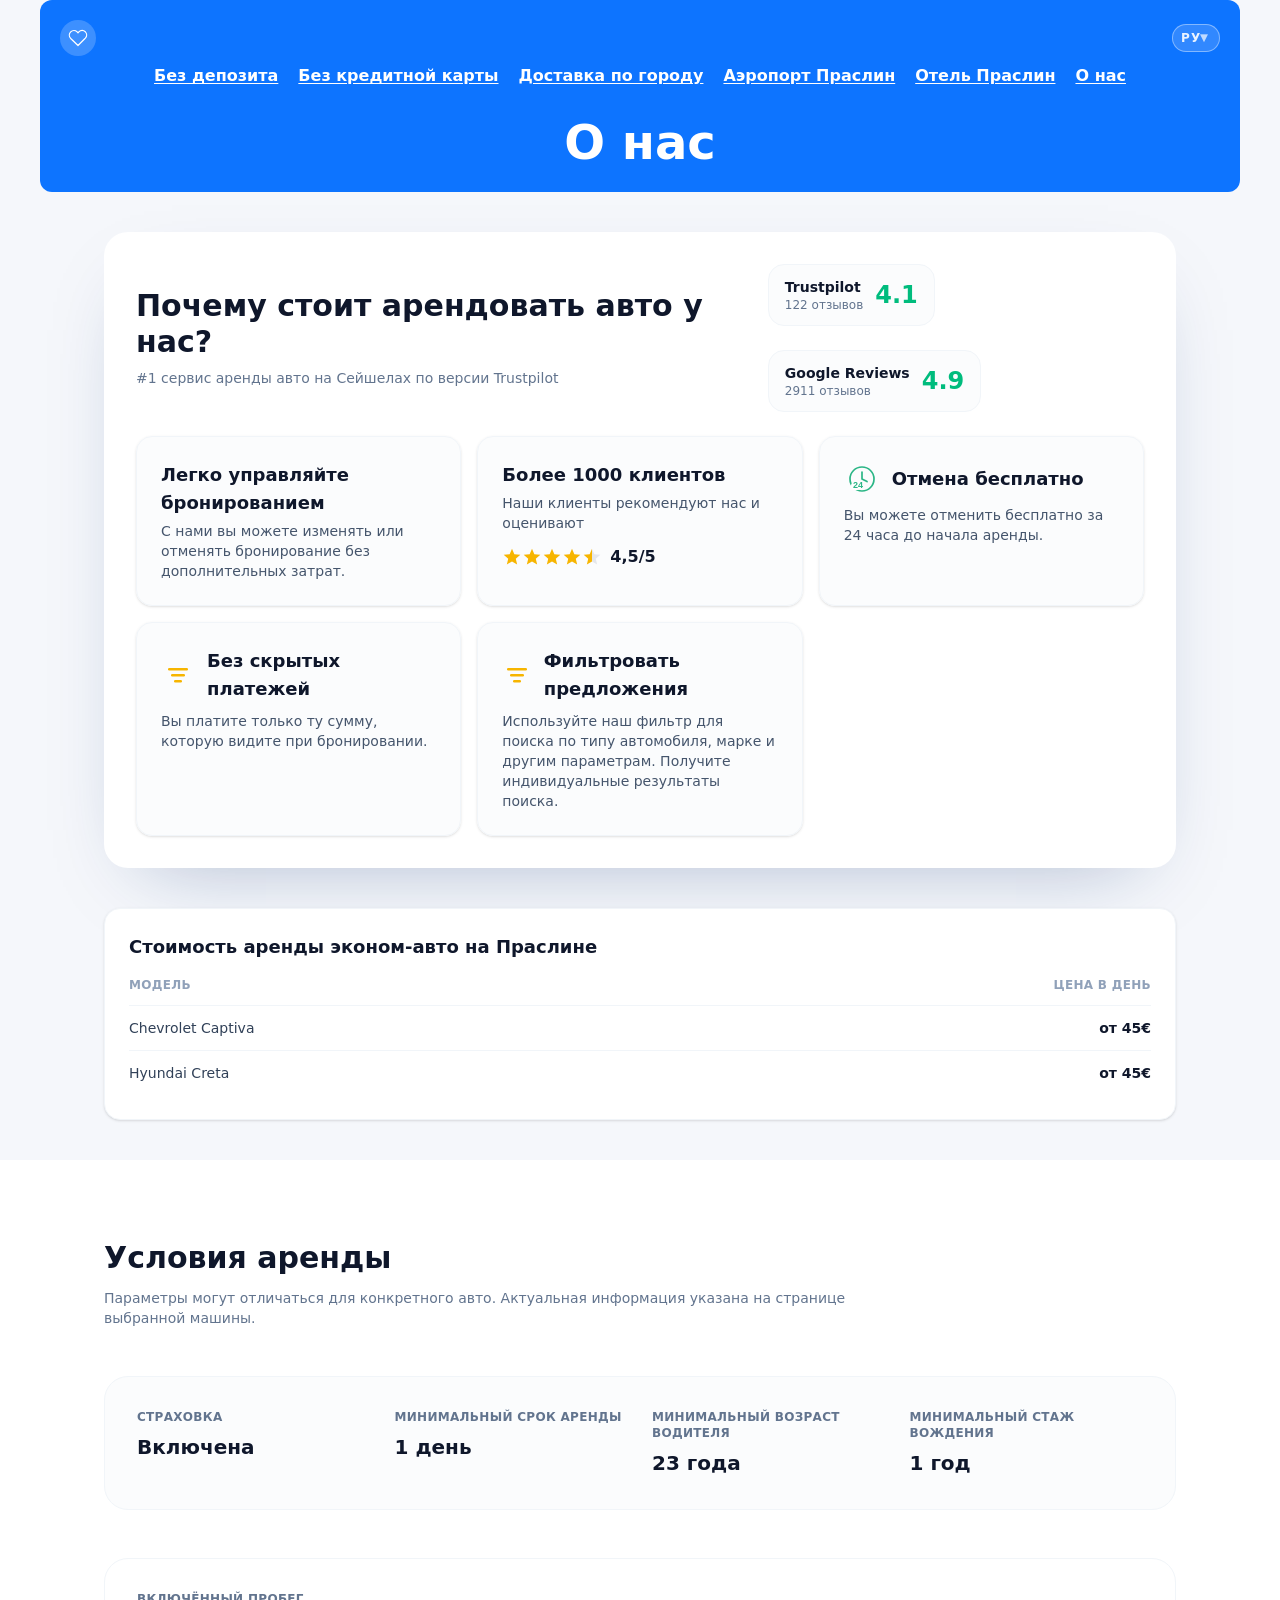
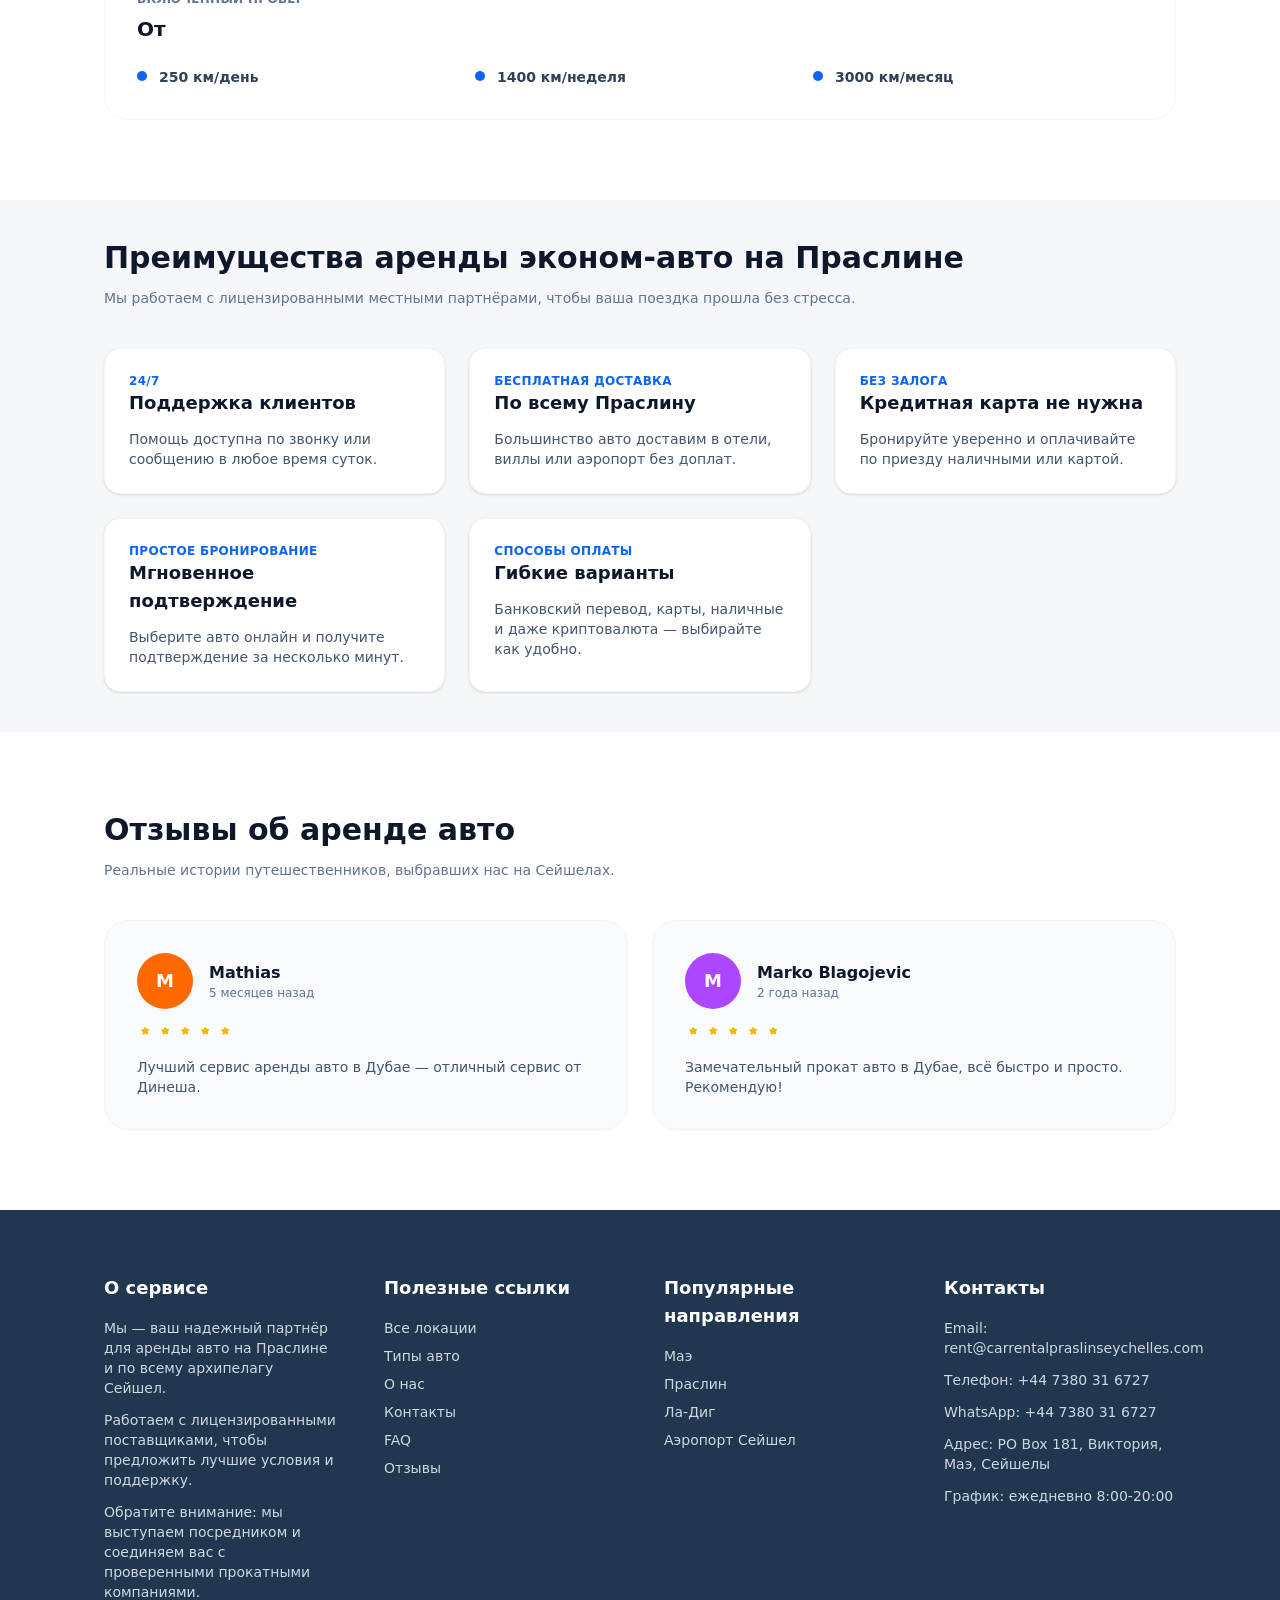
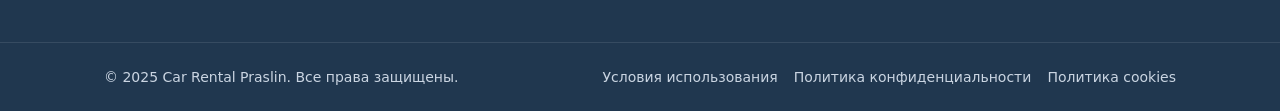
<file: ru/about/index.html>
<!DOCTYPE html><html lang="ru" class="scroll-smooth"> <head><meta charset="utf-8"><meta name="viewport" content="width=device-width, initial-scale=1"><meta name="robots" content="noindex, nofollow"><title>Прокат авто на Праслине</title><meta name="description" content="Арендуйте авто на острове Праслин по лучшим ценам у локальных прокатчиков. Без скрытых платежей, без депозита, с поддержкой на русском и английском."><meta name="theme-color" content="#0d74ff"><meta name="color-scheme" content="light"><link rel="icon" type="image/svg+xml" href="/favicon.svg"><link rel="preconnect" href="https://fonts.googleapis.com"><link rel="preconnect" href="https://fonts.gstatic.com" crossorigin><link href="https://fonts.googleapis.com/css2?family=Inter:wght@400;500;600;700;800&display=swap" rel="stylesheet"><link rel="stylesheet" href="/_astro/_page_.C8-FzuBH.css"></head> <body class="min-h-screen bg-[#f5f7fb] font-sans text-slate-900 antialiased">  <main class="space-y-10"> <div class="relative isolate overflow-hidden"> <div class="relative mx-auto flex max-w-[1200px] flex-col gap-1 p-[20px] text-white bg-[#0d74ff] rounded-xl"> <div class="flex flex-wrap items-center justify-between gap-6"> <div class="flex items-center gap-3 text-white"> <span class="flex h-9 w-9 items-center justify-center rounded-full bg-white/20"> <svg xmlns="http://www.w3.org/2000/svg" viewBox="0 0 24 24" fill="none" stroke="currentColor" class="h-5 w-5"> <path stroke-linecap="round" stroke-linejoin="round" stroke-width="1.5" d="M20.84 4.61a5.5 5.5 0 0 0-7.78 0L12 5.67l-1.06-1.06a5.502 5.502 0 0 0-7.78 7.78l1.06 1.06L12 21l7.78-7.78 1.06-1.06a5.5 5.5 0 0 0 0-7.54z"></path> </svg> </span> </div> <div class="relative" data-astro-cid-a2mxz4y6> <label class="sr-only" data-astro-cid-a2mxz4y6> Выберите язык </label> <select id="language-switcher-select" class="language-select" aria-label="Выберите язык" onchange="if (this.value) window.location.href=this.value;" data-astro-cid-a2mxz4y6> <option value="/en/" data-astro-cid-a2mxz4y6> Английский </option><option value="/ru/" selected data-astro-cid-a2mxz4y6> Русский </option> </select> <span class="language-select__chevron" aria-hidden="true" data-astro-cid-a2mxz4y6>
▼
</span> </div>  </div> <nav aria-label="Primary" class="flex flex-wrap items-center justify-center w-full font-bold text-white gap-1 text-[clamp(0.7rem,2vw,1rem)]"> <a href="/ru/no-deposit" class="flex items-center gap-1 px-2 py-1 rounded-lg bg-transparent hover:bg-white/20 transition-colors duration-150 underline underline-offset-2 decoration-white break-words" style="min-width: 0;"> Без депозита </a><a href="/ru/no-credit-card" class="flex items-center gap-1 px-2 py-1 rounded-lg bg-transparent hover:bg-white/20 transition-colors duration-150 underline underline-offset-2 decoration-white break-words" style="min-width: 0;"> Без кредитной карты </a><a href="/ru/city-delivery" class="flex items-center gap-1 px-2 py-1 rounded-lg bg-transparent hover:bg-white/20 transition-colors duration-150 underline underline-offset-2 decoration-white break-words" style="min-width: 0;"> Доставка по городу </a><a href="/ru/airport" class="flex items-center gap-1 px-2 py-1 rounded-lg bg-transparent hover:bg-white/20 transition-colors duration-150 underline underline-offset-2 decoration-white break-words" style="min-width: 0;"> Аэропорт Праслин </a><a href="/ru/hotels" class="flex items-center gap-1 px-2 py-1 rounded-lg bg-transparent hover:bg-white/20 transition-colors duration-150 underline underline-offset-2 decoration-white break-words" style="min-width: 0;"> Отель Праслин </a><a href="/ru/about" class="flex items-center gap-1 px-2 py-1 rounded-lg bg-transparent hover:bg-white/20 transition-colors duration-150 underline underline-offset-2 decoration-white break-words" style="min-width: 0;"> О нас </a> </nav> <div class="flex flex-col justify-center gap-8"> <div class="flex flex-col items-center gap-8"> <h1 class="mt-4 text-4xl font-bold leading-tight md:text-5xl"> О нас </h1> </div> </div> </div>  </div> <section class="mx-auto max-w-[1200px] space-y-12 px-6 md:px-12 lg:px-16"> <div class="flex flex-col gap-6 rounded-3xl bg-white p-8 shadow-[0_30px_80px_-40px_rgba(12,46,110,0.35)]"> <div class="flex flex-col gap-6 lg:flex-row lg:items-center lg:justify-between"> <div class="flex flex-col gap-2"> <h2 id="why-us" class="text-2xl font-bold text-slate-900 md:text-3xl"> Почему стоит арендовать авто у нас? </h2> <p class="text-sm font-medium text-slate-500"> #1 сервис аренды авто на Сейшелах по версии Trustpilot </p> </div> <div class="flex flex-wrap gap-6"> <div class="flex items-center gap-3 rounded-2xl border border-slate-100 bg-slate-50/60 px-4 py-3"> <div class="flex flex-col"> <h3 class="text-sm font-semibold text-slate-900"> Trustpilot </h3> <span class="text-xs text-slate-500">122 отзывов</span> </div> <span class="text-2xl font-bold text-emerald-500">4.1</span> </div><div class="flex items-center gap-3 rounded-2xl border border-slate-100 bg-slate-50/60 px-4 py-3"> <div class="flex flex-col"> <h3 class="text-sm font-semibold text-slate-900"> Google Reviews </h3> <span class="text-xs text-slate-500">2911 отзывов</span> </div> <span class="text-2xl font-bold text-emerald-500">4.9</span> </div> </div> </div> <div class="grid gap-4 md:grid-cols-2 lg:grid-cols-3"> <div class="rounded-2xl border border-slate-100 bg-slate-50/60 p-6 flex flex-col gap-1 shadow-sm"> <h3 class="text-lg font-semibold text-slate-900">Легко управляйте бронированием</h3> <p class="text-sm text-slate-600">С нами вы можете изменять или отменять бронирование без дополнительных затрат.</p> </div> <div class="rounded-2xl border border-slate-100 bg-slate-50/60 p-6 flex flex-col gap-1 shadow-sm"> <h3 class="text-lg font-semibold text-slate-900">Более 1000 клиентов</h3> <p class="text-sm text-slate-600">Наши клиенты рекомендуют нас и оценивают</p> <div class="flex items-center gap-2 mt-2"> <span class="flex">  <svg xmlns="http://www.w3.org/2000/svg" fill="#f7b500" viewBox="0 0 24 24" width="20" height="20"><path d="M12 17.27L18.18 21l-1.64-7.03L22 9.24l-7.19-.61L12 2 9.19 8.63 2 9.24l5.46 4.73L5.82 21z"></path></svg> <svg xmlns="http://www.w3.org/2000/svg" fill="#f7b500" viewBox="0 0 24 24" width="20" height="20"><path d="M12 17.27L18.18 21l-1.64-7.03L22 9.24l-7.19-.61L12 2 9.19 8.63 2 9.24l5.46 4.73L5.82 21z"></path></svg> <svg xmlns="http://www.w3.org/2000/svg" fill="#f7b500" viewBox="0 0 24 24" width="20" height="20"><path d="M12 17.27L18.18 21l-1.64-7.03L22 9.24l-7.19-.61L12 2 9.19 8.63 2 9.24l5.46 4.73L5.82 21z"></path></svg> <svg xmlns="http://www.w3.org/2000/svg" fill="#f7b500" viewBox="0 0 24 24" width="20" height="20"><path d="M12 17.27L18.18 21l-1.64-7.03L22 9.24l-7.19-.61L12 2 9.19 8.63 2 9.24l5.46 4.73L5.82 21z"></path></svg>  <svg xmlns="http://www.w3.org/2000/svg" fill="#f7b500" viewBox="0 0 24 24" width="20" height="20"><defs><linearGradient id="half"><stop offset="50%" stop-color="#f7b500"></stop><stop offset="50%" stop-color="#e5e7eb"></stop></linearGradient></defs><path fill="url(#half)" d="M12 17.27L18.18 21l-1.64-7.03L22 9.24l-7.19-.61L12 2 9.19 8.63 2 9.24l5.46 4.73L5.82 21z"></path></svg> </span> <span class="text-base font-semibold text-slate-900">4,5/5</span> </div> </div> <div class="rounded-2xl border border-slate-100 bg-slate-50/60 p-6 flex flex-col gap-1 shadow-sm"> <div class="flex items-center gap-3 mb-1"> <span class="flex h-9 w-9 items-center justify-center rounded-full bg-white/0">  <svg width="28" height="28" viewBox="0 0 28 28" fill="none" xmlns="http://www.w3.org/2000/svg"> <circle cx="14" cy="14" r="12" stroke="#2bb686" stroke-width="1.7" fill="none"></circle> <path d="M14 7v7l5 2.5" stroke="#2bb686" stroke-width="1.7" stroke-linecap="round" stroke-linejoin="round"></path> <rect x="3" y="17" width="10" height="8" rx="4" fill="white"></rect> <text x="5" y="23" font-size="9" font-weight="bold" fill="#2bb686" font-family="Arial, sans-serif">24</text> </svg> </span> <h3 class="text-lg font-semibold text-slate-900">Отмена бесплатно</h3> </div> <p class="text-sm text-slate-600">Вы можете отменить бесплатно за 24 часа до начала аренды.</p> </div> <div class="rounded-2xl border border-slate-100 bg-slate-50/60 p-6 flex flex-col gap-1 shadow-sm"> <div class="flex items-center gap-3 mb-1"> <span class="flex h-9 w-9 items-center justify-center rounded-full bg-white/0">  <svg width="28" height="28" viewBox="0 0 28 28" fill="none" xmlns="http://www.w3.org/2000/svg"> <rect x="4" y="7" width="20" height="2.5" rx="1.25" fill="#f7b500"></rect> <rect x="7" y="13" width="14" height="2.5" rx="1.25" fill="#f7b500"></rect> <rect x="10" y="19" width="8" height="2.5" rx="1.25" fill="#f7b500"></rect> </svg> </span> <h3 class="text-lg font-semibold text-slate-900">Без скрытых платежей</h3> </div> <p class="text-sm text-slate-600">Вы платите только ту сумму, которую видите при бронировании.</p> </div> <div class="rounded-2xl border border-slate-100 bg-slate-50/60 p-6 flex flex-col gap-1 shadow-sm"> <div class="flex items-center gap-3 mb-1"> <span class="flex h-9 w-9 items-center justify-center rounded-full bg-white/0">  <svg width="28" height="28" viewBox="0 0 28 28" fill="none" xmlns="http://www.w3.org/2000/svg"> <rect x="4" y="7" width="20" height="2.5" rx="1.25" fill="#f7b500"></rect> <rect x="7" y="13" width="14" height="2.5" rx="1.25" fill="#f7b500"></rect> <rect x="10" y="19" width="8" height="2.5" rx="1.25" fill="#f7b500"></rect> </svg> </span> <h3 class="text-lg font-semibold text-slate-900">Фильтровать предложения</h3> </div> <p class="text-sm text-slate-600">Используйте наш фильтр для поиска по типу автомобиля, марке и другим параметрам. Получите индивидуальные результаты поиска.</p> </div> </div> </div> </section> <section id="prices" class="mx-auto max-w-[1200px] px-6 md:px-12 lg:px-16"> <div class="rounded-2xl border border-slate-100 bg-white p-6 shadow-sm"> <h3 class="text-lg font-semibold text-slate-900"> Стоимость аренды эконом-авто на Праслине </h3> <table class="mt-4 w-full divide-y divide-slate-100 text-left text-sm text-slate-600"> <thead> <tr class="text-xs uppercase tracking-wide text-slate-400"> <th class="pb-3">Модель</th> <th class="pb-3 text-right">Цена в день</th> </tr> </thead> <tbody class="divide-y divide-slate-100"> <tr> <td class="py-3 font-medium text-slate-700">Chevrolet Captiva</td> <td class="py-3 text-right font-semibold text-slate-900"> от 45€ </td> </tr><tr> <td class="py-3 font-medium text-slate-700">Hyundai Creta</td> <td class="py-3 text-right font-semibold text-slate-900"> от 45€ </td> </tr> </tbody> </table> </div> </section> <section id="conditions" class="bg-white py-20"> <div class="mx-auto flex max-w-[1200px] flex-col gap-12 px-6 md:px-12 lg:px-16"> <div class="flex flex-col gap-3"> <h2 class="text-3xl font-bold text-slate-900">Условия аренды</h2> <p class="max-w-3xl text-sm text-slate-500"> Параметры могут отличаться для конкретного авто. Актуальная информация указана на странице выбранной машины. </p> </div> <div class="grid gap-6 rounded-3xl border border-slate-100 bg-slate-50/60 p-8 md:grid-cols-2 lg:grid-cols-4"> <div class="space-y-2"> <p class="text-xs font-semibold uppercase tracking-wide text-slate-500"> Страховка </p> <p class="text-xl font-bold text-slate-900">Включена</p> </div><div class="space-y-2"> <p class="text-xs font-semibold uppercase tracking-wide text-slate-500"> Минимальный срок аренды </p> <p class="text-xl font-bold text-slate-900">1 день</p> </div><div class="space-y-2"> <p class="text-xs font-semibold uppercase tracking-wide text-slate-500"> Минимальный возраст водителя </p> <p class="text-xl font-bold text-slate-900">23 года</p> </div><div class="space-y-2"> <p class="text-xs font-semibold uppercase tracking-wide text-slate-500"> Минимальный стаж вождения </p> <p class="text-xl font-bold text-slate-900">1 год</p> </div> </div> <div class="grid gap-6 rounded-3xl border border-slate-100 bg-white p-8"> <div> <p class="text-xs font-semibold uppercase tracking-wide text-slate-500"> Включённый пробег </p> <h3 class="mt-2 text-xl font-bold text-slate-900">От</h3> </div> <ul class="grid gap-2 text-sm font-semibold text-slate-700 md:grid-cols-3"> <li class="flex items-start gap-3"> <span class="mt-1 h-2.5 w-2.5 rounded-full bg-[#0b65f1]"></span> <span>250 км/день</span> </li><li class="flex items-start gap-3"> <span class="mt-1 h-2.5 w-2.5 rounded-full bg-[#0b65f1]"></span> <span>1400 км/неделя</span> </li><li class="flex items-start gap-3"> <span class="mt-1 h-2.5 w-2.5 rounded-full bg-[#0b65f1]"></span> <span>3000 км/месяц</span> </li> </ul> </div> </div> </section> <section id="benefits" class="mx-auto max-w-[1200px] space-y-10 px-6 md:px-12 lg:px-16"> <div class="flex flex-col gap-3"> <h2 class="text-3xl font-bold text-slate-900"> Преимущества аренды эконом-авто на Праслине </h2> <p class="text-sm text-slate-500"> Мы работаем с лицензированными местными партнёрами, чтобы ваша поездка прошла без стресса. </p> </div> <div class="grid gap-6 md:grid-cols-2 lg:grid-cols-3"> <div class="flex h-full flex-col gap-3 rounded-2xl border border-slate-100 bg-white p-6 shadow-sm"> <div> <p class="text-xs font-semibold uppercase tracking-wide text-[#0b65f1]"> 24/7 </p> <h3 class="text-lg font-semibold text-slate-900">Поддержка клиентов</h3> </div> <p class="text-sm text-slate-600">Помощь доступна по звонку или сообщению в любое время суток.</p> </div><div class="flex h-full flex-col gap-3 rounded-2xl border border-slate-100 bg-white p-6 shadow-sm"> <div> <p class="text-xs font-semibold uppercase tracking-wide text-[#0b65f1]"> Бесплатная доставка </p> <h3 class="text-lg font-semibold text-slate-900">По всему Праслину</h3> </div> <p class="text-sm text-slate-600">Большинство авто доставим в отели, виллы или аэропорт без доплат.</p> </div><div class="flex h-full flex-col gap-3 rounded-2xl border border-slate-100 bg-white p-6 shadow-sm"> <div> <p class="text-xs font-semibold uppercase tracking-wide text-[#0b65f1]"> Без залога </p> <h3 class="text-lg font-semibold text-slate-900">Кредитная карта не нужна</h3> </div> <p class="text-sm text-slate-600">Бронируйте уверенно и оплачивайте по приезду наличными или картой.</p> </div><div class="flex h-full flex-col gap-3 rounded-2xl border border-slate-100 bg-white p-6 shadow-sm"> <div> <p class="text-xs font-semibold uppercase tracking-wide text-[#0b65f1]"> Простое бронирование </p> <h3 class="text-lg font-semibold text-slate-900">Мгновенное подтверждение</h3> </div> <p class="text-sm text-slate-600">Выберите авто онлайн и получите подтверждение за несколько минут.</p> </div><div class="flex h-full flex-col gap-3 rounded-2xl border border-slate-100 bg-white p-6 shadow-sm"> <div> <p class="text-xs font-semibold uppercase tracking-wide text-[#0b65f1]"> Способы оплаты </p> <h3 class="text-lg font-semibold text-slate-900">Гибкие варианты</h3> </div> <p class="text-sm text-slate-600">Банковский перевод, карты, наличные и даже криптовалюта — выбирайте как удобно.</p> </div> </div> </section> <section id="reviews" class="bg-white py-20"> <div class="mx-auto flex max-w-[1200px] flex-col gap-10 px-6 md:px-12 lg:px-16"> <div class="flex flex-col gap-3"> <h2 class="text-3xl font-bold text-slate-900">Отзывы об аренде авто</h2> <p class="text-sm text-slate-500"> Реальные истории путешественников, выбравших нас на Сейшелах. </p> </div> <div class="grid gap-6 lg:grid-cols-2"> <article class="flex h-full flex-col gap-4 rounded-3xl border border-slate-100 bg-slate-50 p-8"> <div class="flex items-center gap-4"> <span class="flex h-14 w-14 items-center justify-center rounded-full text-lg font-semibold text-white bg-orange-500"> M </span> <div> <p class="text-base font-semibold text-slate-900">Mathias</p> <p class="text-xs text-slate-500">5 месяцев назад</p> </div> </div> <div class="flex gap-1 text-[#f7b500]"> <svg xmlns="http://www.w3.org/2000/svg" viewBox="0 0 24 24" fill="currentColor" class="h-4 w-4" aria-hidden="true"> <path d="M11.48 3.499a.75.75 0 0 1 1.04 0l2.256 2.256 3.183.464a.75.75 0 0 1 .416 1.279l-2.302 2.244.543 3.166a.75.75 0 0 1-1.088.791L12 12.834l-2.835 1.485a.75.75 0 0 1-1.088-.79l.543-3.167-2.302-2.244a.75.75 0 0 1 .416-1.279l3.183-.464z"></path> </svg><svg xmlns="http://www.w3.org/2000/svg" viewBox="0 0 24 24" fill="currentColor" class="h-4 w-4" aria-hidden="true"> <path d="M11.48 3.499a.75.75 0 0 1 1.04 0l2.256 2.256 3.183.464a.75.75 0 0 1 .416 1.279l-2.302 2.244.543 3.166a.75.75 0 0 1-1.088.791L12 12.834l-2.835 1.485a.75.75 0 0 1-1.088-.79l.543-3.167-2.302-2.244a.75.75 0 0 1 .416-1.279l3.183-.464z"></path> </svg><svg xmlns="http://www.w3.org/2000/svg" viewBox="0 0 24 24" fill="currentColor" class="h-4 w-4" aria-hidden="true"> <path d="M11.48 3.499a.75.75 0 0 1 1.04 0l2.256 2.256 3.183.464a.75.75 0 0 1 .416 1.279l-2.302 2.244.543 3.166a.75.75 0 0 1-1.088.791L12 12.834l-2.835 1.485a.75.75 0 0 1-1.088-.79l.543-3.167-2.302-2.244a.75.75 0 0 1 .416-1.279l3.183-.464z"></path> </svg><svg xmlns="http://www.w3.org/2000/svg" viewBox="0 0 24 24" fill="currentColor" class="h-4 w-4" aria-hidden="true"> <path d="M11.48 3.499a.75.75 0 0 1 1.04 0l2.256 2.256 3.183.464a.75.75 0 0 1 .416 1.279l-2.302 2.244.543 3.166a.75.75 0 0 1-1.088.791L12 12.834l-2.835 1.485a.75.75 0 0 1-1.088-.79l.543-3.167-2.302-2.244a.75.75 0 0 1 .416-1.279l3.183-.464z"></path> </svg><svg xmlns="http://www.w3.org/2000/svg" viewBox="0 0 24 24" fill="currentColor" class="h-4 w-4" aria-hidden="true"> <path d="M11.48 3.499a.75.75 0 0 1 1.04 0l2.256 2.256 3.183.464a.75.75 0 0 1 .416 1.279l-2.302 2.244.543 3.166a.75.75 0 0 1-1.088.791L12 12.834l-2.835 1.485a.75.75 0 0 1-1.088-.79l.543-3.167-2.302-2.244a.75.75 0 0 1 .416-1.279l3.183-.464z"></path> </svg> </div> <p class="text-sm text-slate-600">Лучший сервис аренды авто в Дубае — отличный сервис от Динеша.</p> </article><article class="flex h-full flex-col gap-4 rounded-3xl border border-slate-100 bg-slate-50 p-8"> <div class="flex items-center gap-4"> <span class="flex h-14 w-14 items-center justify-center rounded-full text-lg font-semibold text-white bg-purple-500"> M </span> <div> <p class="text-base font-semibold text-slate-900">Marko Blagojevic</p> <p class="text-xs text-slate-500">2 года назад</p> </div> </div> <div class="flex gap-1 text-[#f7b500]"> <svg xmlns="http://www.w3.org/2000/svg" viewBox="0 0 24 24" fill="currentColor" class="h-4 w-4" aria-hidden="true"> <path d="M11.48 3.499a.75.75 0 0 1 1.04 0l2.256 2.256 3.183.464a.75.75 0 0 1 .416 1.279l-2.302 2.244.543 3.166a.75.75 0 0 1-1.088.791L12 12.834l-2.835 1.485a.75.75 0 0 1-1.088-.79l.543-3.167-2.302-2.244a.75.75 0 0 1 .416-1.279l3.183-.464z"></path> </svg><svg xmlns="http://www.w3.org/2000/svg" viewBox="0 0 24 24" fill="currentColor" class="h-4 w-4" aria-hidden="true"> <path d="M11.48 3.499a.75.75 0 0 1 1.04 0l2.256 2.256 3.183.464a.75.75 0 0 1 .416 1.279l-2.302 2.244.543 3.166a.75.75 0 0 1-1.088.791L12 12.834l-2.835 1.485a.75.75 0 0 1-1.088-.79l.543-3.167-2.302-2.244a.75.75 0 0 1 .416-1.279l3.183-.464z"></path> </svg><svg xmlns="http://www.w3.org/2000/svg" viewBox="0 0 24 24" fill="currentColor" class="h-4 w-4" aria-hidden="true"> <path d="M11.48 3.499a.75.75 0 0 1 1.04 0l2.256 2.256 3.183.464a.75.75 0 0 1 .416 1.279l-2.302 2.244.543 3.166a.75.75 0 0 1-1.088.791L12 12.834l-2.835 1.485a.75.75 0 0 1-1.088-.79l.543-3.167-2.302-2.244a.75.75 0 0 1 .416-1.279l3.183-.464z"></path> </svg><svg xmlns="http://www.w3.org/2000/svg" viewBox="0 0 24 24" fill="currentColor" class="h-4 w-4" aria-hidden="true"> <path d="M11.48 3.499a.75.75 0 0 1 1.04 0l2.256 2.256 3.183.464a.75.75 0 0 1 .416 1.279l-2.302 2.244.543 3.166a.75.75 0 0 1-1.088.791L12 12.834l-2.835 1.485a.75.75 0 0 1-1.088-.79l.543-3.167-2.302-2.244a.75.75 0 0 1 .416-1.279l3.183-.464z"></path> </svg><svg xmlns="http://www.w3.org/2000/svg" viewBox="0 0 24 24" fill="currentColor" class="h-4 w-4" aria-hidden="true"> <path d="M11.48 3.499a.75.75 0 0 1 1.04 0l2.256 2.256 3.183.464a.75.75 0 0 1 .416 1.279l-2.302 2.244.543 3.166a.75.75 0 0 1-1.088.791L12 12.834l-2.835 1.485a.75.75 0 0 1-1.088-.79l.543-3.167-2.302-2.244a.75.75 0 0 1 .416-1.279l3.183-.464z"></path> </svg> </div> <p class="text-sm text-slate-600">Замечательный прокат авто в Дубае, всё быстро и просто. Рекомендую!</p> </article> </div> </div> </section> </main> <footer id="contact" class="bg-[#20374f] pt-16 text-slate-200"> <div class="mx-auto grid max-w-[1200px] gap-12 px-6 pb-10 md:px-12 lg:grid-cols-4 lg:px-16"> <div class="space-y-4"> <h3 class="text-lg font-semibold text-white">О сервисе</h3> <div class="space-y-3 text-sm text-slate-200/90"> <p>Мы — ваш надежный партнёр для аренды авто на Праслине и по всему архипелагу Сейшел.</p><p>Работаем с лицензированными поставщиками, чтобы предложить лучшие условия и поддержку.</p><p>Обратите внимание: мы выступаем посредником и соединяем вас с проверенными прокатными компаниями.</p> </div>  </div><div class="space-y-4"> <h3 class="text-lg font-semibold text-white">Полезные ссылки</h3>  <ul class="space-y-2 text-sm text-slate-200/90"> <li> <a href="#" class="transition hover:text-white"> Все локации </a> </li><li> <a href="#" class="transition hover:text-white"> Типы авто </a> </li><li> <a href="#" class="transition hover:text-white"> О нас </a> </li><li> <a href="#" class="transition hover:text-white"> Контакты </a> </li><li> <a href="#" class="transition hover:text-white"> FAQ </a> </li><li> <a href="#" class="transition hover:text-white"> Отзывы </a> </li> </ul> </div><div class="space-y-4"> <h3 class="text-lg font-semibold text-white">Популярные направления</h3>  <ul class="space-y-2 text-sm text-slate-200/90"> <li> <a href="#" class="transition hover:text-white"> Маэ </a> </li><li> <a href="#" class="transition hover:text-white"> Праслин </a> </li><li> <a href="#" class="transition hover:text-white"> Ла-Диг </a> </li><li> <a href="#" class="transition hover:text-white"> Аэропорт Сейшел </a> </li> </ul> </div><div class="space-y-4"> <h3 class="text-lg font-semibold text-white">Контакты</h3> <div class="space-y-3 text-sm text-slate-200/90"> <p>Email: rent@carrentalpraslinseychelles.com</p><p>Телефон: +44 7380 31 6727</p><p>WhatsApp: +44 7380 31 6727</p><p>Адрес: PO Box 181, Виктория, Маэ, Сейшелы</p><p>График: ежедневно 8:00-20:00</p> </div>  </div> </div> <div class="border-t border-white/10"> <div class="mx-auto flex max-w-[1200px] flex-col-reverse gap-4 px-6 py-6 text-sm text-slate-300 md:flex-row md:items-center md:justify-between md:px-12 lg:px-16"> <p>© 2025 Car Rental Praslin. Все права защищены.</p> <div class="flex flex-wrap gap-4"> <a href="#" class="transition hover:text-white"> Условия использования </a><a href="#" class="transition hover:text-white"> Политика конфиденциальности </a><a href="#" class="transition hover:text-white"> Политика cookies </a> </div> </div> </div> </footer>   </body></html>
</file>
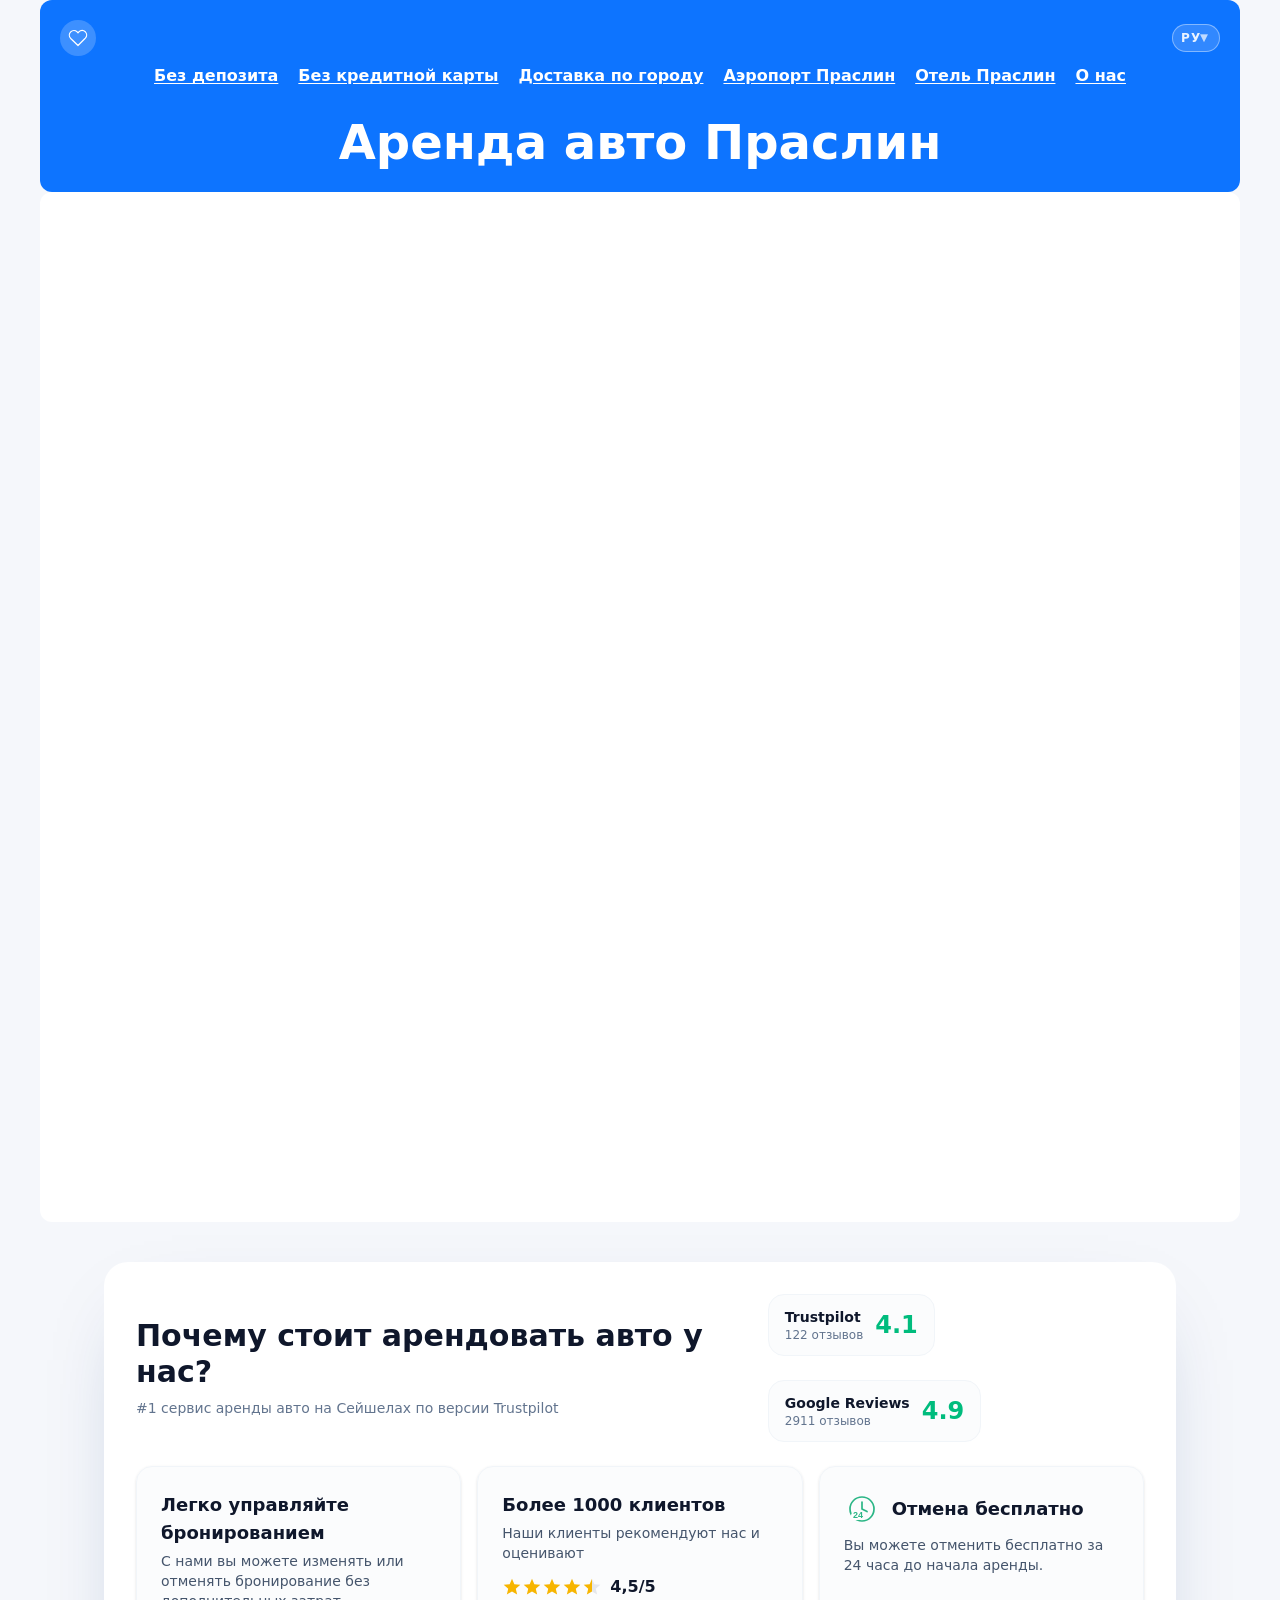
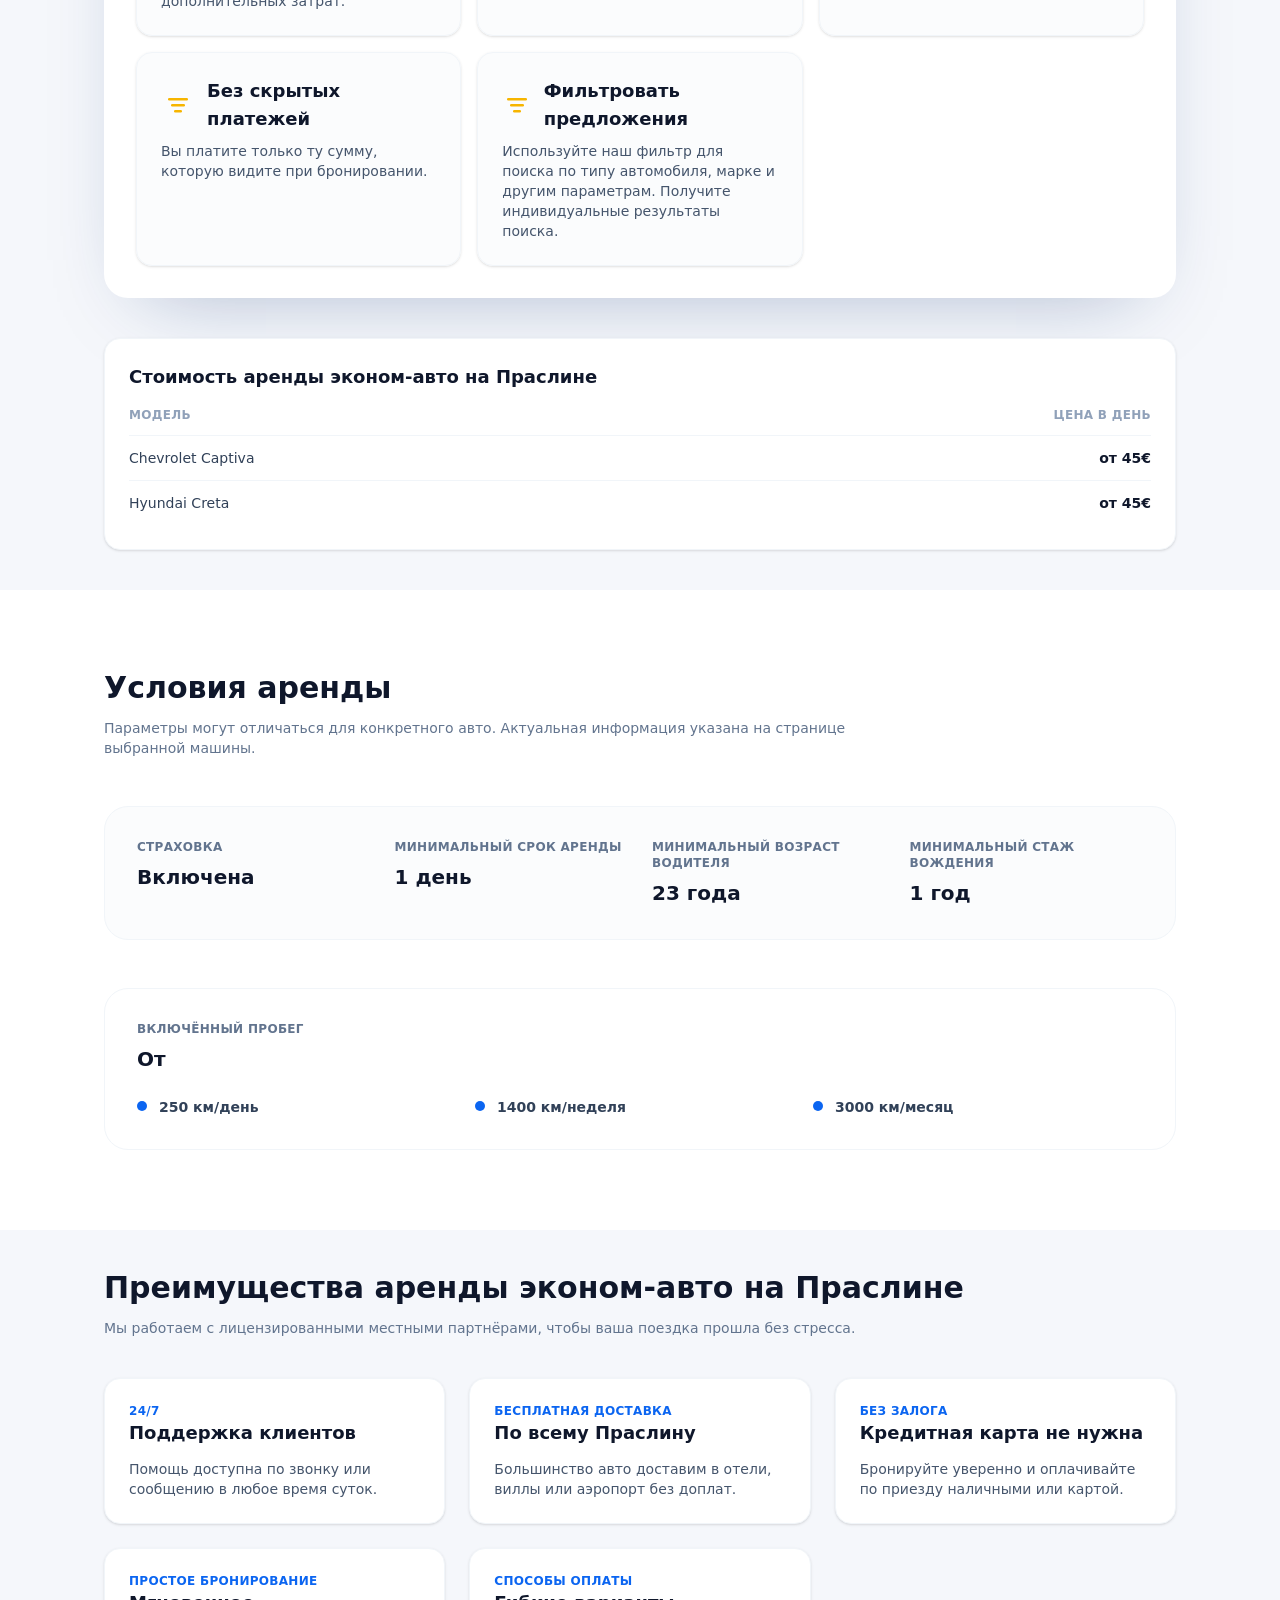
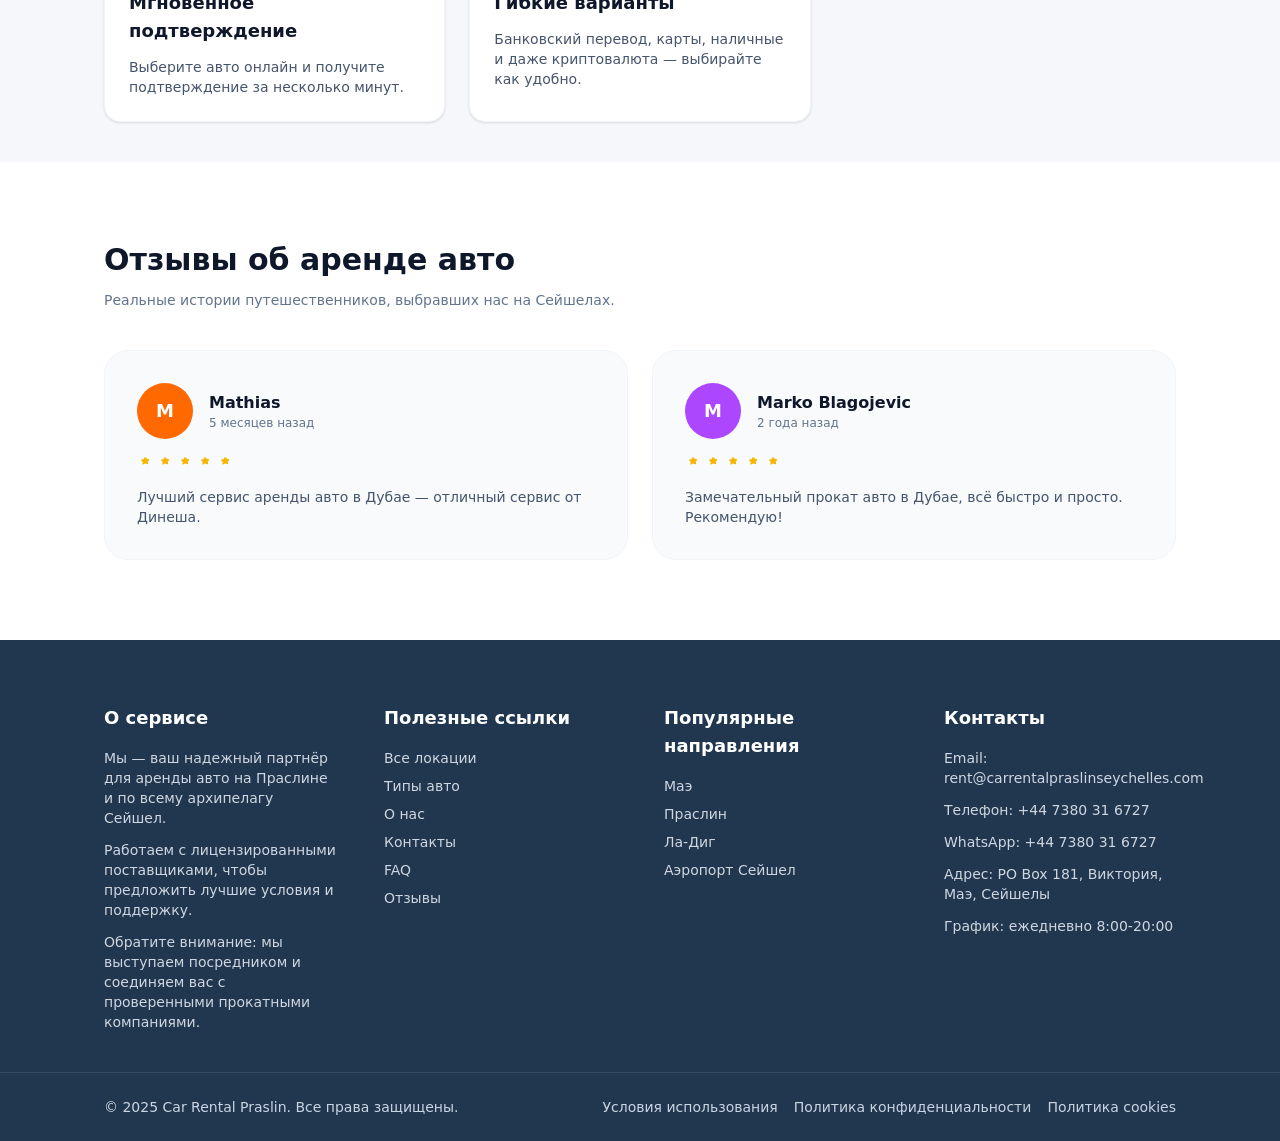
<file: ru/airport/index.html>
<!DOCTYPE html><html lang="ru" class="scroll-smooth"> <head><meta charset="utf-8"><meta name="viewport" content="width=device-width, initial-scale=1"><meta name="robots" content="noindex, nofollow"><title>Прокат авто на Праслине</title><meta name="description" content="Арендуйте авто на острове Праслин по лучшим ценам у локальных прокатчиков. Без скрытых платежей, без депозита, с поддержкой на русском и английском."><meta name="theme-color" content="#0d74ff"><meta name="color-scheme" content="light"><link rel="icon" type="image/svg+xml" href="/favicon.svg"><link rel="preconnect" href="https://fonts.googleapis.com"><link rel="preconnect" href="https://fonts.gstatic.com" crossorigin><link href="https://fonts.googleapis.com/css2?family=Inter:wght@400;500;600;700;800&display=swap" rel="stylesheet"><link rel="stylesheet" href="/_astro/_page_.C8-FzuBH.css"></head> <body class="min-h-screen bg-[#f5f7fb] font-sans text-slate-900 antialiased">  <main class="space-y-10"> <div class="relative isolate overflow-hidden"> <div class="relative mx-auto flex max-w-[1200px] flex-col gap-1 p-[20px] text-white bg-[#0d74ff] rounded-xl"> <div class="flex flex-wrap items-center justify-between gap-6"> <div class="flex items-center gap-3 text-white"> <span class="flex h-9 w-9 items-center justify-center rounded-full bg-white/20"> <svg xmlns="http://www.w3.org/2000/svg" viewBox="0 0 24 24" fill="none" stroke="currentColor" class="h-5 w-5"> <path stroke-linecap="round" stroke-linejoin="round" stroke-width="1.5" d="M20.84 4.61a5.5 5.5 0 0 0-7.78 0L12 5.67l-1.06-1.06a5.502 5.502 0 0 0-7.78 7.78l1.06 1.06L12 21l7.78-7.78 1.06-1.06a5.5 5.5 0 0 0 0-7.54z"></path> </svg> </span> </div> <div class="relative" data-astro-cid-a2mxz4y6> <label class="sr-only" data-astro-cid-a2mxz4y6> Выберите язык </label> <select id="language-switcher-select" class="language-select" aria-label="Выберите язык" onchange="if (this.value) window.location.href=this.value;" data-astro-cid-a2mxz4y6> <option value="/en/" data-astro-cid-a2mxz4y6> Английский </option><option value="/ru/" selected data-astro-cid-a2mxz4y6> Русский </option> </select> <span class="language-select__chevron" aria-hidden="true" data-astro-cid-a2mxz4y6>
▼
</span> </div>  </div> <nav aria-label="Primary" class="flex flex-wrap items-center justify-center w-full font-bold text-white gap-1 text-[clamp(0.7rem,2vw,1rem)]"> <a href="/ru/no-deposit" class="flex items-center gap-1 px-2 py-1 rounded-lg bg-transparent hover:bg-white/20 transition-colors duration-150 underline underline-offset-2 decoration-white break-words" style="min-width: 0;"> Без депозита </a><a href="/ru/no-credit-card" class="flex items-center gap-1 px-2 py-1 rounded-lg bg-transparent hover:bg-white/20 transition-colors duration-150 underline underline-offset-2 decoration-white break-words" style="min-width: 0;"> Без кредитной карты </a><a href="/ru/city-delivery" class="flex items-center gap-1 px-2 py-1 rounded-lg bg-transparent hover:bg-white/20 transition-colors duration-150 underline underline-offset-2 decoration-white break-words" style="min-width: 0;"> Доставка по городу </a><a href="/ru/airport" class="flex items-center gap-1 px-2 py-1 rounded-lg bg-transparent hover:bg-white/20 transition-colors duration-150 underline underline-offset-2 decoration-white break-words" style="min-width: 0;"> Аэропорт Праслин </a><a href="/ru/hotels" class="flex items-center gap-1 px-2 py-1 rounded-lg bg-transparent hover:bg-white/20 transition-colors duration-150 underline underline-offset-2 decoration-white break-words" style="min-width: 0;"> Отель Праслин </a><a href="/ru/about" class="flex items-center gap-1 px-2 py-1 rounded-lg bg-transparent hover:bg-white/20 transition-colors duration-150 underline underline-offset-2 decoration-white break-words" style="min-width: 0;"> О нас </a> </nav> <div class="flex flex-col justify-center gap-8"> <div class="flex flex-col items-center gap-8"> <h1 class="mt-4 text-4xl font-bold leading-tight md:text-5xl"> Аренда авто Праслин </h1> </div> </div> </div> <div class="bg-white w-full mx-auto max-w-[1200px] pt-[20px] px-[10px] pb-[10px] rounded-xl"> <div id="search-app" class="min-h-[1000px]"> <script src="https://static.localrent.com/booking/v2/wl/app.js" async data-mrc-wl="true" data-affiliate="2777" data-country="98" data-city="549195" data-routing="on" data-zindex="10000"></script> </div> </div> </div> <section class="mx-auto max-w-[1200px] space-y-12 px-6 md:px-12 lg:px-16"> <div class="flex flex-col gap-6 rounded-3xl bg-white p-8 shadow-[0_30px_80px_-40px_rgba(12,46,110,0.35)]"> <div class="flex flex-col gap-6 lg:flex-row lg:items-center lg:justify-between"> <div class="flex flex-col gap-2"> <h2 id="why-us" class="text-2xl font-bold text-slate-900 md:text-3xl"> Почему стоит арендовать авто у нас? </h2> <p class="text-sm font-medium text-slate-500"> #1 сервис аренды авто на Сейшелах по версии Trustpilot </p> </div> <div class="flex flex-wrap gap-6"> <div class="flex items-center gap-3 rounded-2xl border border-slate-100 bg-slate-50/60 px-4 py-3"> <div class="flex flex-col"> <h3 class="text-sm font-semibold text-slate-900"> Trustpilot </h3> <span class="text-xs text-slate-500">122 отзывов</span> </div> <span class="text-2xl font-bold text-emerald-500">4.1</span> </div><div class="flex items-center gap-3 rounded-2xl border border-slate-100 bg-slate-50/60 px-4 py-3"> <div class="flex flex-col"> <h3 class="text-sm font-semibold text-slate-900"> Google Reviews </h3> <span class="text-xs text-slate-500">2911 отзывов</span> </div> <span class="text-2xl font-bold text-emerald-500">4.9</span> </div> </div> </div> <div class="grid gap-4 md:grid-cols-2 lg:grid-cols-3"> <div class="rounded-2xl border border-slate-100 bg-slate-50/60 p-6 flex flex-col gap-1 shadow-sm"> <h3 class="text-lg font-semibold text-slate-900">Легко управляйте бронированием</h3> <p class="text-sm text-slate-600">С нами вы можете изменять или отменять бронирование без дополнительных затрат.</p> </div> <div class="rounded-2xl border border-slate-100 bg-slate-50/60 p-6 flex flex-col gap-1 shadow-sm"> <h3 class="text-lg font-semibold text-slate-900">Более 1000 клиентов</h3> <p class="text-sm text-slate-600">Наши клиенты рекомендуют нас и оценивают</p> <div class="flex items-center gap-2 mt-2"> <span class="flex">  <svg xmlns="http://www.w3.org/2000/svg" fill="#f7b500" viewBox="0 0 24 24" width="20" height="20"><path d="M12 17.27L18.18 21l-1.64-7.03L22 9.24l-7.19-.61L12 2 9.19 8.63 2 9.24l5.46 4.73L5.82 21z"></path></svg> <svg xmlns="http://www.w3.org/2000/svg" fill="#f7b500" viewBox="0 0 24 24" width="20" height="20"><path d="M12 17.27L18.18 21l-1.64-7.03L22 9.24l-7.19-.61L12 2 9.19 8.63 2 9.24l5.46 4.73L5.82 21z"></path></svg> <svg xmlns="http://www.w3.org/2000/svg" fill="#f7b500" viewBox="0 0 24 24" width="20" height="20"><path d="M12 17.27L18.18 21l-1.64-7.03L22 9.24l-7.19-.61L12 2 9.19 8.63 2 9.24l5.46 4.73L5.82 21z"></path></svg> <svg xmlns="http://www.w3.org/2000/svg" fill="#f7b500" viewBox="0 0 24 24" width="20" height="20"><path d="M12 17.27L18.18 21l-1.64-7.03L22 9.24l-7.19-.61L12 2 9.19 8.63 2 9.24l5.46 4.73L5.82 21z"></path></svg>  <svg xmlns="http://www.w3.org/2000/svg" fill="#f7b500" viewBox="0 0 24 24" width="20" height="20"><defs><linearGradient id="half"><stop offset="50%" stop-color="#f7b500"></stop><stop offset="50%" stop-color="#e5e7eb"></stop></linearGradient></defs><path fill="url(#half)" d="M12 17.27L18.18 21l-1.64-7.03L22 9.24l-7.19-.61L12 2 9.19 8.63 2 9.24l5.46 4.73L5.82 21z"></path></svg> </span> <span class="text-base font-semibold text-slate-900">4,5/5</span> </div> </div> <div class="rounded-2xl border border-slate-100 bg-slate-50/60 p-6 flex flex-col gap-1 shadow-sm"> <div class="flex items-center gap-3 mb-1"> <span class="flex h-9 w-9 items-center justify-center rounded-full bg-white/0">  <svg width="28" height="28" viewBox="0 0 28 28" fill="none" xmlns="http://www.w3.org/2000/svg"> <circle cx="14" cy="14" r="12" stroke="#2bb686" stroke-width="1.7" fill="none"></circle> <path d="M14 7v7l5 2.5" stroke="#2bb686" stroke-width="1.7" stroke-linecap="round" stroke-linejoin="round"></path> <rect x="3" y="17" width="10" height="8" rx="4" fill="white"></rect> <text x="5" y="23" font-size="9" font-weight="bold" fill="#2bb686" font-family="Arial, sans-serif">24</text> </svg> </span> <h3 class="text-lg font-semibold text-slate-900">Отмена бесплатно</h3> </div> <p class="text-sm text-slate-600">Вы можете отменить бесплатно за 24 часа до начала аренды.</p> </div> <div class="rounded-2xl border border-slate-100 bg-slate-50/60 p-6 flex flex-col gap-1 shadow-sm"> <div class="flex items-center gap-3 mb-1"> <span class="flex h-9 w-9 items-center justify-center rounded-full bg-white/0">  <svg width="28" height="28" viewBox="0 0 28 28" fill="none" xmlns="http://www.w3.org/2000/svg"> <rect x="4" y="7" width="20" height="2.5" rx="1.25" fill="#f7b500"></rect> <rect x="7" y="13" width="14" height="2.5" rx="1.25" fill="#f7b500"></rect> <rect x="10" y="19" width="8" height="2.5" rx="1.25" fill="#f7b500"></rect> </svg> </span> <h3 class="text-lg font-semibold text-slate-900">Без скрытых платежей</h3> </div> <p class="text-sm text-slate-600">Вы платите только ту сумму, которую видите при бронировании.</p> </div> <div class="rounded-2xl border border-slate-100 bg-slate-50/60 p-6 flex flex-col gap-1 shadow-sm"> <div class="flex items-center gap-3 mb-1"> <span class="flex h-9 w-9 items-center justify-center rounded-full bg-white/0">  <svg width="28" height="28" viewBox="0 0 28 28" fill="none" xmlns="http://www.w3.org/2000/svg"> <rect x="4" y="7" width="20" height="2.5" rx="1.25" fill="#f7b500"></rect> <rect x="7" y="13" width="14" height="2.5" rx="1.25" fill="#f7b500"></rect> <rect x="10" y="19" width="8" height="2.5" rx="1.25" fill="#f7b500"></rect> </svg> </span> <h3 class="text-lg font-semibold text-slate-900">Фильтровать предложения</h3> </div> <p class="text-sm text-slate-600">Используйте наш фильтр для поиска по типу автомобиля, марке и другим параметрам. Получите индивидуальные результаты поиска.</p> </div> </div> </div> </section> <section id="prices" class="mx-auto max-w-[1200px] px-6 md:px-12 lg:px-16"> <div class="rounded-2xl border border-slate-100 bg-white p-6 shadow-sm"> <h3 class="text-lg font-semibold text-slate-900"> Стоимость аренды эконом-авто на Праслине </h3> <table class="mt-4 w-full divide-y divide-slate-100 text-left text-sm text-slate-600"> <thead> <tr class="text-xs uppercase tracking-wide text-slate-400"> <th class="pb-3">Модель</th> <th class="pb-3 text-right">Цена в день</th> </tr> </thead> <tbody class="divide-y divide-slate-100"> <tr> <td class="py-3 font-medium text-slate-700">Chevrolet Captiva</td> <td class="py-3 text-right font-semibold text-slate-900"> от 45€ </td> </tr><tr> <td class="py-3 font-medium text-slate-700">Hyundai Creta</td> <td class="py-3 text-right font-semibold text-slate-900"> от 45€ </td> </tr> </tbody> </table> </div> </section> <section id="conditions" class="bg-white py-20"> <div class="mx-auto flex max-w-[1200px] flex-col gap-12 px-6 md:px-12 lg:px-16"> <div class="flex flex-col gap-3"> <h2 class="text-3xl font-bold text-slate-900">Условия аренды</h2> <p class="max-w-3xl text-sm text-slate-500"> Параметры могут отличаться для конкретного авто. Актуальная информация указана на странице выбранной машины. </p> </div> <div class="grid gap-6 rounded-3xl border border-slate-100 bg-slate-50/60 p-8 md:grid-cols-2 lg:grid-cols-4"> <div class="space-y-2"> <p class="text-xs font-semibold uppercase tracking-wide text-slate-500"> Страховка </p> <p class="text-xl font-bold text-slate-900">Включена</p> </div><div class="space-y-2"> <p class="text-xs font-semibold uppercase tracking-wide text-slate-500"> Минимальный срок аренды </p> <p class="text-xl font-bold text-slate-900">1 день</p> </div><div class="space-y-2"> <p class="text-xs font-semibold uppercase tracking-wide text-slate-500"> Минимальный возраст водителя </p> <p class="text-xl font-bold text-slate-900">23 года</p> </div><div class="space-y-2"> <p class="text-xs font-semibold uppercase tracking-wide text-slate-500"> Минимальный стаж вождения </p> <p class="text-xl font-bold text-slate-900">1 год</p> </div> </div> <div class="grid gap-6 rounded-3xl border border-slate-100 bg-white p-8"> <div> <p class="text-xs font-semibold uppercase tracking-wide text-slate-500"> Включённый пробег </p> <h3 class="mt-2 text-xl font-bold text-slate-900">От</h3> </div> <ul class="grid gap-2 text-sm font-semibold text-slate-700 md:grid-cols-3"> <li class="flex items-start gap-3"> <span class="mt-1 h-2.5 w-2.5 rounded-full bg-[#0b65f1]"></span> <span>250 км/день</span> </li><li class="flex items-start gap-3"> <span class="mt-1 h-2.5 w-2.5 rounded-full bg-[#0b65f1]"></span> <span>1400 км/неделя</span> </li><li class="flex items-start gap-3"> <span class="mt-1 h-2.5 w-2.5 rounded-full bg-[#0b65f1]"></span> <span>3000 км/месяц</span> </li> </ul> </div> </div> </section> <section id="benefits" class="mx-auto max-w-[1200px] space-y-10 px-6 md:px-12 lg:px-16"> <div class="flex flex-col gap-3"> <h2 class="text-3xl font-bold text-slate-900"> Преимущества аренды эконом-авто на Праслине </h2> <p class="text-sm text-slate-500"> Мы работаем с лицензированными местными партнёрами, чтобы ваша поездка прошла без стресса. </p> </div> <div class="grid gap-6 md:grid-cols-2 lg:grid-cols-3"> <div class="flex h-full flex-col gap-3 rounded-2xl border border-slate-100 bg-white p-6 shadow-sm"> <div> <p class="text-xs font-semibold uppercase tracking-wide text-[#0b65f1]"> 24/7 </p> <h3 class="text-lg font-semibold text-slate-900">Поддержка клиентов</h3> </div> <p class="text-sm text-slate-600">Помощь доступна по звонку или сообщению в любое время суток.</p> </div><div class="flex h-full flex-col gap-3 rounded-2xl border border-slate-100 bg-white p-6 shadow-sm"> <div> <p class="text-xs font-semibold uppercase tracking-wide text-[#0b65f1]"> Бесплатная доставка </p> <h3 class="text-lg font-semibold text-slate-900">По всему Праслину</h3> </div> <p class="text-sm text-slate-600">Большинство авто доставим в отели, виллы или аэропорт без доплат.</p> </div><div class="flex h-full flex-col gap-3 rounded-2xl border border-slate-100 bg-white p-6 shadow-sm"> <div> <p class="text-xs font-semibold uppercase tracking-wide text-[#0b65f1]"> Без залога </p> <h3 class="text-lg font-semibold text-slate-900">Кредитная карта не нужна</h3> </div> <p class="text-sm text-slate-600">Бронируйте уверенно и оплачивайте по приезду наличными или картой.</p> </div><div class="flex h-full flex-col gap-3 rounded-2xl border border-slate-100 bg-white p-6 shadow-sm"> <div> <p class="text-xs font-semibold uppercase tracking-wide text-[#0b65f1]"> Простое бронирование </p> <h3 class="text-lg font-semibold text-slate-900">Мгновенное подтверждение</h3> </div> <p class="text-sm text-slate-600">Выберите авто онлайн и получите подтверждение за несколько минут.</p> </div><div class="flex h-full flex-col gap-3 rounded-2xl border border-slate-100 bg-white p-6 shadow-sm"> <div> <p class="text-xs font-semibold uppercase tracking-wide text-[#0b65f1]"> Способы оплаты </p> <h3 class="text-lg font-semibold text-slate-900">Гибкие варианты</h3> </div> <p class="text-sm text-slate-600">Банковский перевод, карты, наличные и даже криптовалюта — выбирайте как удобно.</p> </div> </div> </section> <section id="reviews" class="bg-white py-20"> <div class="mx-auto flex max-w-[1200px] flex-col gap-10 px-6 md:px-12 lg:px-16"> <div class="flex flex-col gap-3"> <h2 class="text-3xl font-bold text-slate-900">Отзывы об аренде авто</h2> <p class="text-sm text-slate-500"> Реальные истории путешественников, выбравших нас на Сейшелах. </p> </div> <div class="grid gap-6 lg:grid-cols-2"> <article class="flex h-full flex-col gap-4 rounded-3xl border border-slate-100 bg-slate-50 p-8"> <div class="flex items-center gap-4"> <span class="flex h-14 w-14 items-center justify-center rounded-full text-lg font-semibold text-white bg-orange-500"> M </span> <div> <p class="text-base font-semibold text-slate-900">Mathias</p> <p class="text-xs text-slate-500">5 месяцев назад</p> </div> </div> <div class="flex gap-1 text-[#f7b500]"> <svg xmlns="http://www.w3.org/2000/svg" viewBox="0 0 24 24" fill="currentColor" class="h-4 w-4" aria-hidden="true"> <path d="M11.48 3.499a.75.75 0 0 1 1.04 0l2.256 2.256 3.183.464a.75.75 0 0 1 .416 1.279l-2.302 2.244.543 3.166a.75.75 0 0 1-1.088.791L12 12.834l-2.835 1.485a.75.75 0 0 1-1.088-.79l.543-3.167-2.302-2.244a.75.75 0 0 1 .416-1.279l3.183-.464z"></path> </svg><svg xmlns="http://www.w3.org/2000/svg" viewBox="0 0 24 24" fill="currentColor" class="h-4 w-4" aria-hidden="true"> <path d="M11.48 3.499a.75.75 0 0 1 1.04 0l2.256 2.256 3.183.464a.75.75 0 0 1 .416 1.279l-2.302 2.244.543 3.166a.75.75 0 0 1-1.088.791L12 12.834l-2.835 1.485a.75.75 0 0 1-1.088-.79l.543-3.167-2.302-2.244a.75.75 0 0 1 .416-1.279l3.183-.464z"></path> </svg><svg xmlns="http://www.w3.org/2000/svg" viewBox="0 0 24 24" fill="currentColor" class="h-4 w-4" aria-hidden="true"> <path d="M11.48 3.499a.75.75 0 0 1 1.04 0l2.256 2.256 3.183.464a.75.75 0 0 1 .416 1.279l-2.302 2.244.543 3.166a.75.75 0 0 1-1.088.791L12 12.834l-2.835 1.485a.75.75 0 0 1-1.088-.79l.543-3.167-2.302-2.244a.75.75 0 0 1 .416-1.279l3.183-.464z"></path> </svg><svg xmlns="http://www.w3.org/2000/svg" viewBox="0 0 24 24" fill="currentColor" class="h-4 w-4" aria-hidden="true"> <path d="M11.48 3.499a.75.75 0 0 1 1.04 0l2.256 2.256 3.183.464a.75.75 0 0 1 .416 1.279l-2.302 2.244.543 3.166a.75.75 0 0 1-1.088.791L12 12.834l-2.835 1.485a.75.75 0 0 1-1.088-.79l.543-3.167-2.302-2.244a.75.75 0 0 1 .416-1.279l3.183-.464z"></path> </svg><svg xmlns="http://www.w3.org/2000/svg" viewBox="0 0 24 24" fill="currentColor" class="h-4 w-4" aria-hidden="true"> <path d="M11.48 3.499a.75.75 0 0 1 1.04 0l2.256 2.256 3.183.464a.75.75 0 0 1 .416 1.279l-2.302 2.244.543 3.166a.75.75 0 0 1-1.088.791L12 12.834l-2.835 1.485a.75.75 0 0 1-1.088-.79l.543-3.167-2.302-2.244a.75.75 0 0 1 .416-1.279l3.183-.464z"></path> </svg> </div> <p class="text-sm text-slate-600">Лучший сервис аренды авто в Дубае — отличный сервис от Динеша.</p> </article><article class="flex h-full flex-col gap-4 rounded-3xl border border-slate-100 bg-slate-50 p-8"> <div class="flex items-center gap-4"> <span class="flex h-14 w-14 items-center justify-center rounded-full text-lg font-semibold text-white bg-purple-500"> M </span> <div> <p class="text-base font-semibold text-slate-900">Marko Blagojevic</p> <p class="text-xs text-slate-500">2 года назад</p> </div> </div> <div class="flex gap-1 text-[#f7b500]"> <svg xmlns="http://www.w3.org/2000/svg" viewBox="0 0 24 24" fill="currentColor" class="h-4 w-4" aria-hidden="true"> <path d="M11.48 3.499a.75.75 0 0 1 1.04 0l2.256 2.256 3.183.464a.75.75 0 0 1 .416 1.279l-2.302 2.244.543 3.166a.75.75 0 0 1-1.088.791L12 12.834l-2.835 1.485a.75.75 0 0 1-1.088-.79l.543-3.167-2.302-2.244a.75.75 0 0 1 .416-1.279l3.183-.464z"></path> </svg><svg xmlns="http://www.w3.org/2000/svg" viewBox="0 0 24 24" fill="currentColor" class="h-4 w-4" aria-hidden="true"> <path d="M11.48 3.499a.75.75 0 0 1 1.04 0l2.256 2.256 3.183.464a.75.75 0 0 1 .416 1.279l-2.302 2.244.543 3.166a.75.75 0 0 1-1.088.791L12 12.834l-2.835 1.485a.75.75 0 0 1-1.088-.79l.543-3.167-2.302-2.244a.75.75 0 0 1 .416-1.279l3.183-.464z"></path> </svg><svg xmlns="http://www.w3.org/2000/svg" viewBox="0 0 24 24" fill="currentColor" class="h-4 w-4" aria-hidden="true"> <path d="M11.48 3.499a.75.75 0 0 1 1.04 0l2.256 2.256 3.183.464a.75.75 0 0 1 .416 1.279l-2.302 2.244.543 3.166a.75.75 0 0 1-1.088.791L12 12.834l-2.835 1.485a.75.75 0 0 1-1.088-.79l.543-3.167-2.302-2.244a.75.75 0 0 1 .416-1.279l3.183-.464z"></path> </svg><svg xmlns="http://www.w3.org/2000/svg" viewBox="0 0 24 24" fill="currentColor" class="h-4 w-4" aria-hidden="true"> <path d="M11.48 3.499a.75.75 0 0 1 1.04 0l2.256 2.256 3.183.464a.75.75 0 0 1 .416 1.279l-2.302 2.244.543 3.166a.75.75 0 0 1-1.088.791L12 12.834l-2.835 1.485a.75.75 0 0 1-1.088-.79l.543-3.167-2.302-2.244a.75.75 0 0 1 .416-1.279l3.183-.464z"></path> </svg><svg xmlns="http://www.w3.org/2000/svg" viewBox="0 0 24 24" fill="currentColor" class="h-4 w-4" aria-hidden="true"> <path d="M11.48 3.499a.75.75 0 0 1 1.04 0l2.256 2.256 3.183.464a.75.75 0 0 1 .416 1.279l-2.302 2.244.543 3.166a.75.75 0 0 1-1.088.791L12 12.834l-2.835 1.485a.75.75 0 0 1-1.088-.79l.543-3.167-2.302-2.244a.75.75 0 0 1 .416-1.279l3.183-.464z"></path> </svg> </div> <p class="text-sm text-slate-600">Замечательный прокат авто в Дубае, всё быстро и просто. Рекомендую!</p> </article> </div> </div> </section> </main> <footer id="contact" class="bg-[#20374f] pt-16 text-slate-200"> <div class="mx-auto grid max-w-[1200px] gap-12 px-6 pb-10 md:px-12 lg:grid-cols-4 lg:px-16"> <div class="space-y-4"> <h3 class="text-lg font-semibold text-white">О сервисе</h3> <div class="space-y-3 text-sm text-slate-200/90"> <p>Мы — ваш надежный партнёр для аренды авто на Праслине и по всему архипелагу Сейшел.</p><p>Работаем с лицензированными поставщиками, чтобы предложить лучшие условия и поддержку.</p><p>Обратите внимание: мы выступаем посредником и соединяем вас с проверенными прокатными компаниями.</p> </div>  </div><div class="space-y-4"> <h3 class="text-lg font-semibold text-white">Полезные ссылки</h3>  <ul class="space-y-2 text-sm text-slate-200/90"> <li> <a href="#" class="transition hover:text-white"> Все локации </a> </li><li> <a href="#" class="transition hover:text-white"> Типы авто </a> </li><li> <a href="#" class="transition hover:text-white"> О нас </a> </li><li> <a href="#" class="transition hover:text-white"> Контакты </a> </li><li> <a href="#" class="transition hover:text-white"> FAQ </a> </li><li> <a href="#" class="transition hover:text-white"> Отзывы </a> </li> </ul> </div><div class="space-y-4"> <h3 class="text-lg font-semibold text-white">Популярные направления</h3>  <ul class="space-y-2 text-sm text-slate-200/90"> <li> <a href="#" class="transition hover:text-white"> Маэ </a> </li><li> <a href="#" class="transition hover:text-white"> Праслин </a> </li><li> <a href="#" class="transition hover:text-white"> Ла-Диг </a> </li><li> <a href="#" class="transition hover:text-white"> Аэропорт Сейшел </a> </li> </ul> </div><div class="space-y-4"> <h3 class="text-lg font-semibold text-white">Контакты</h3> <div class="space-y-3 text-sm text-slate-200/90"> <p>Email: rent@carrentalpraslinseychelles.com</p><p>Телефон: +44 7380 31 6727</p><p>WhatsApp: +44 7380 31 6727</p><p>Адрес: PO Box 181, Виктория, Маэ, Сейшелы</p><p>График: ежедневно 8:00-20:00</p> </div>  </div> </div> <div class="border-t border-white/10"> <div class="mx-auto flex max-w-[1200px] flex-col-reverse gap-4 px-6 py-6 text-sm text-slate-300 md:flex-row md:items-center md:justify-between md:px-12 lg:px-16"> <p>© 2025 Car Rental Praslin. Все права защищены.</p> <div class="flex flex-wrap gap-4"> <a href="#" class="transition hover:text-white"> Условия использования </a><a href="#" class="transition hover:text-white"> Политика конфиденциальности </a><a href="#" class="transition hover:text-white"> Политика cookies </a> </div> </div> </div> </footer>   </body></html>
</file>
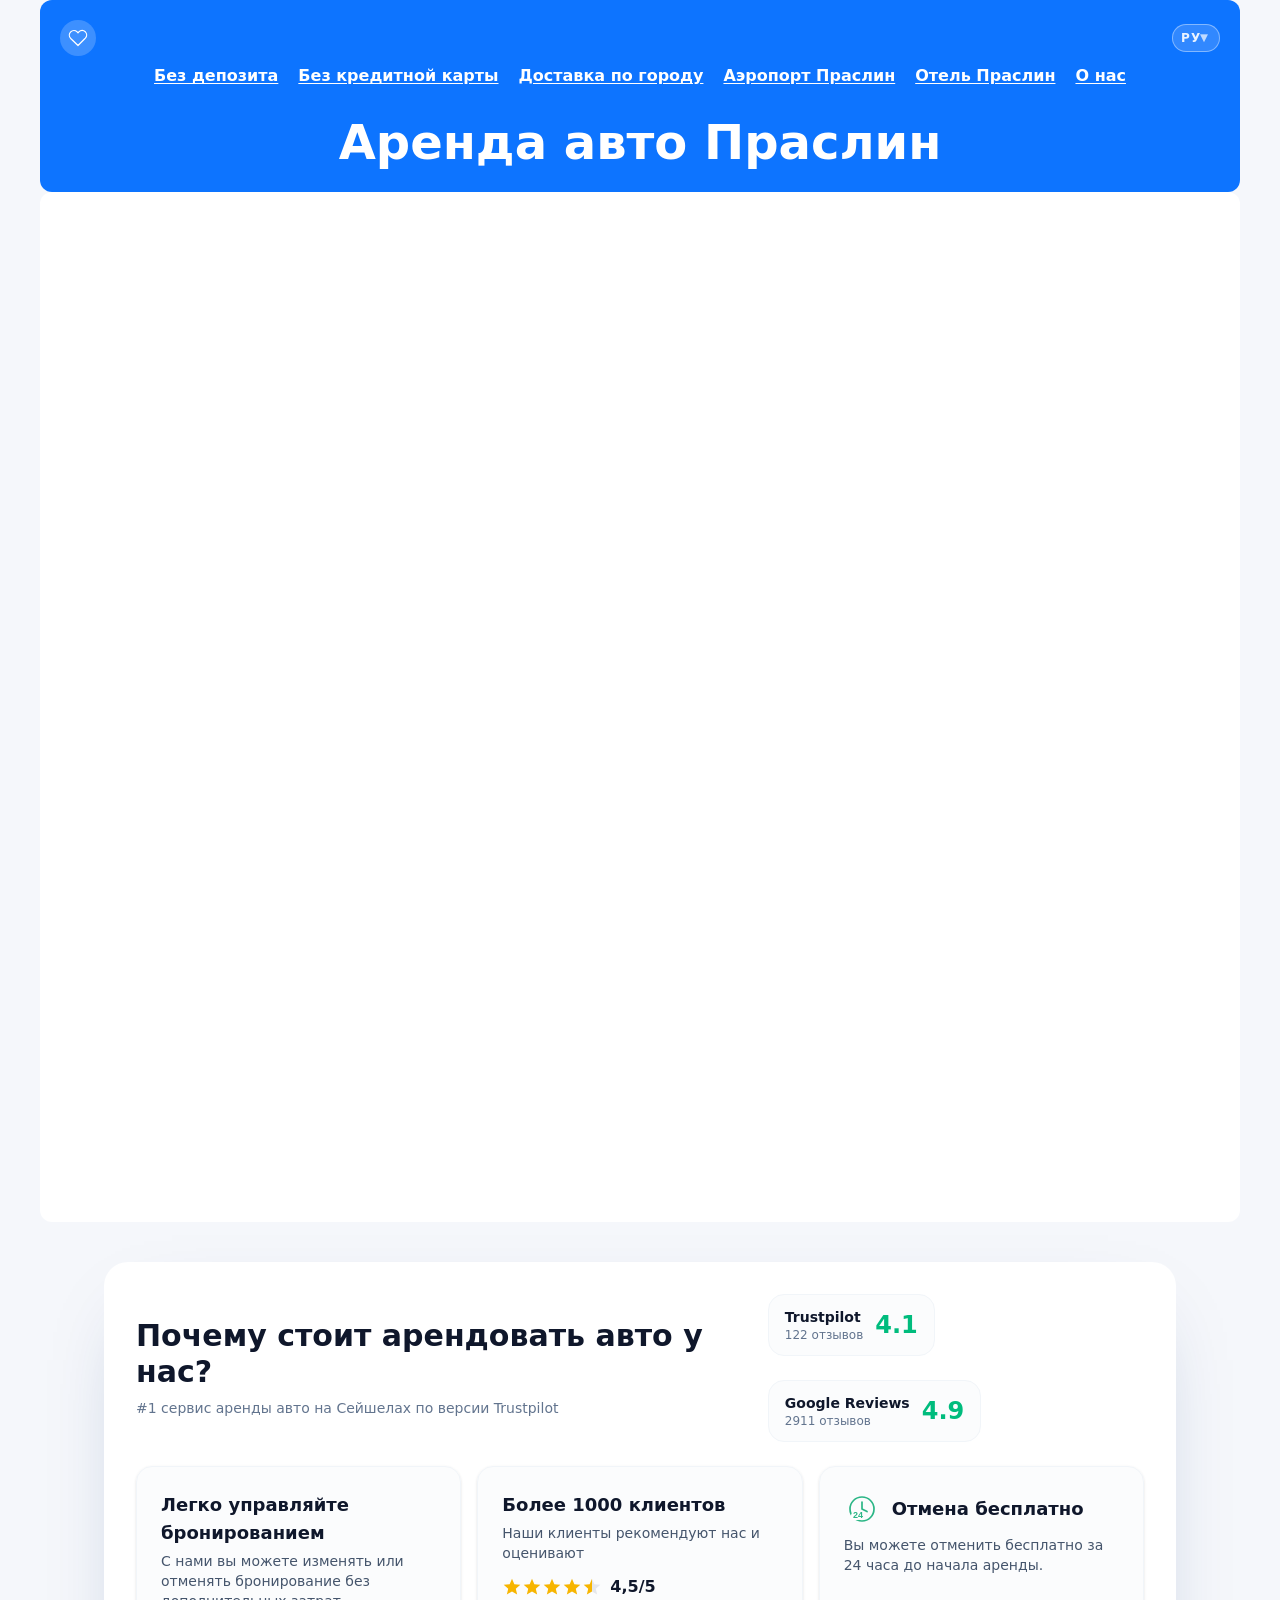
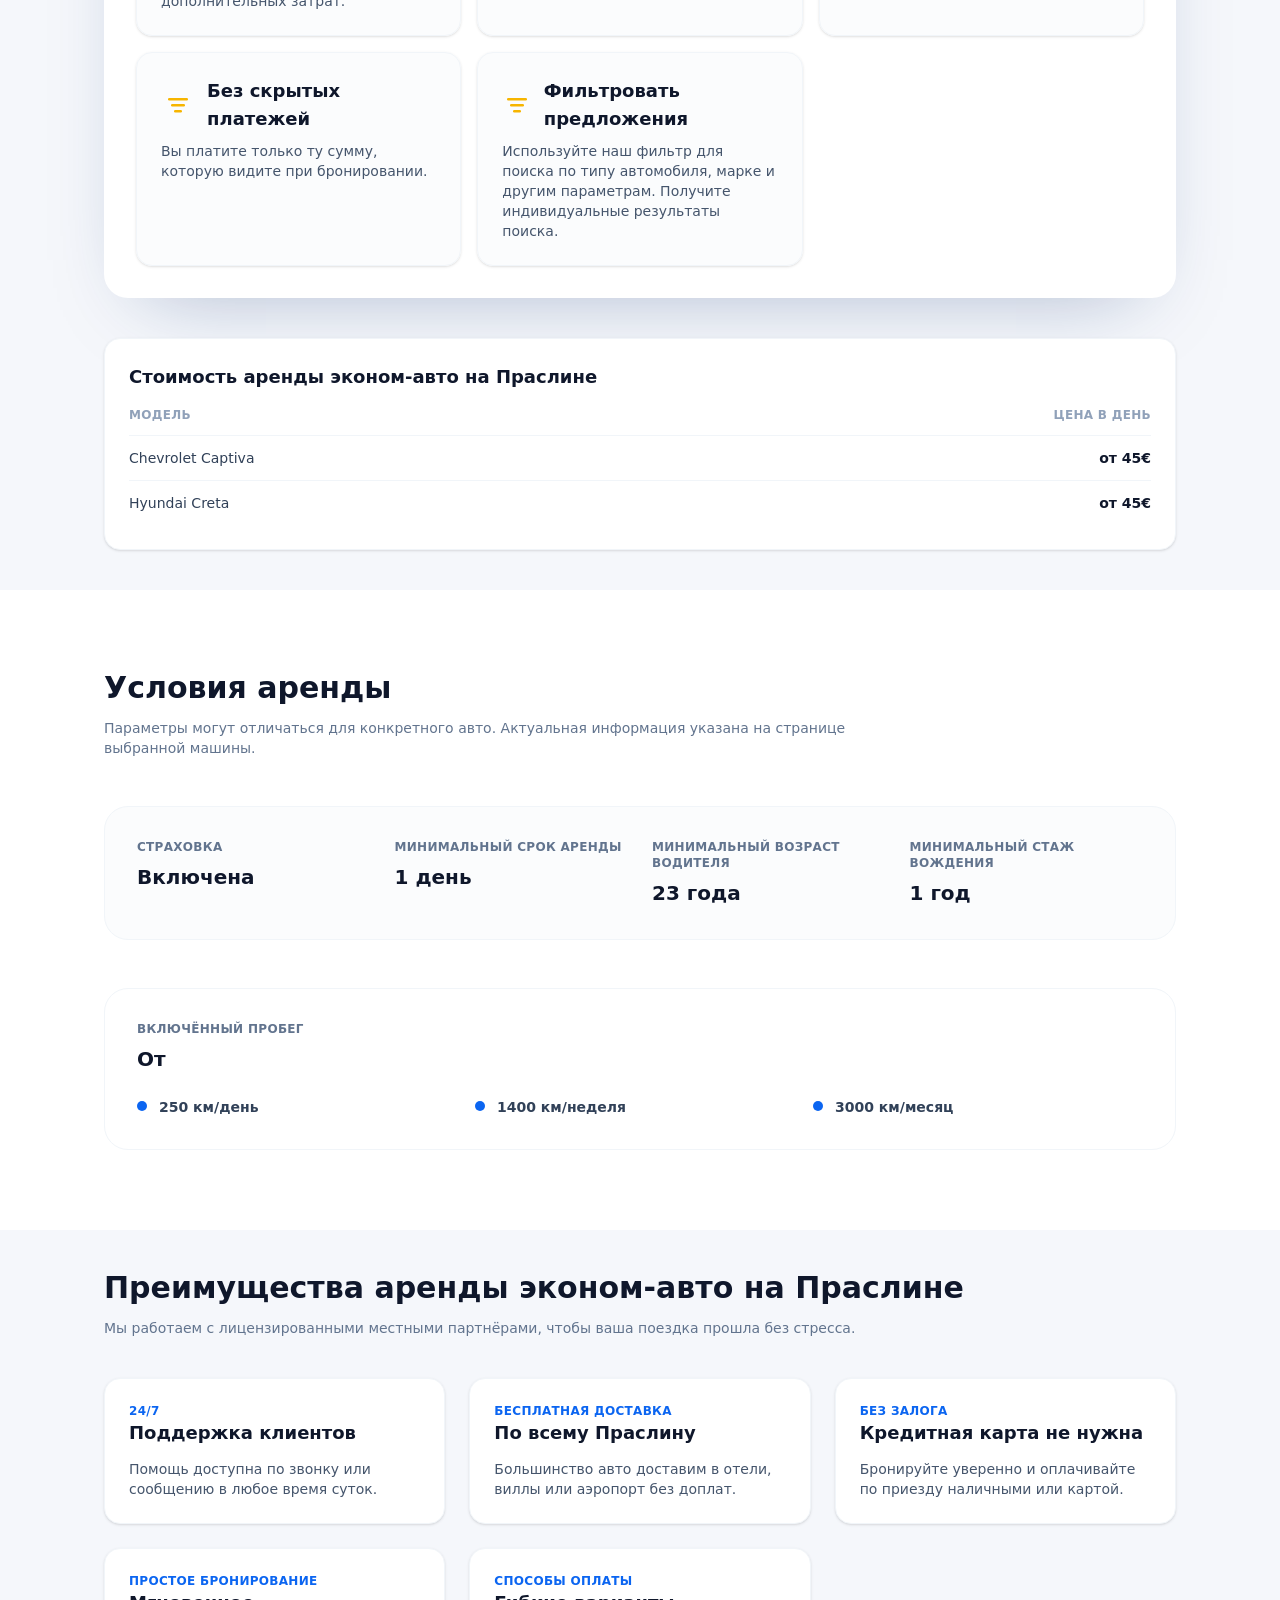
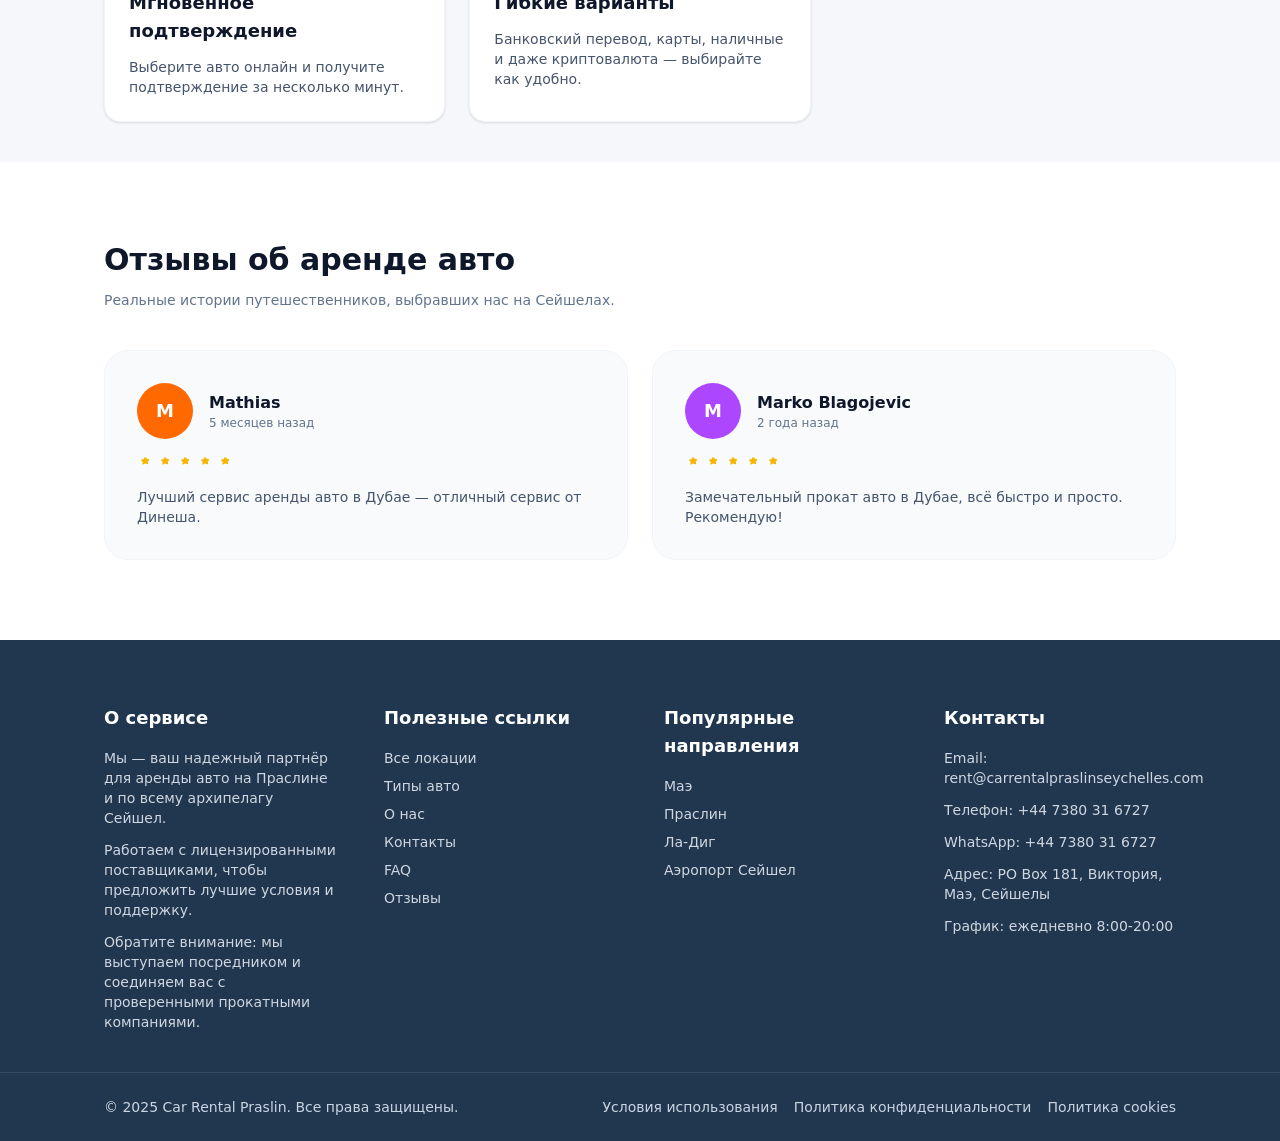
<file: ru/city-delivery/index.html>
<!DOCTYPE html><html lang="ru" class="scroll-smooth"> <head><meta charset="utf-8"><meta name="viewport" content="width=device-width, initial-scale=1"><meta name="robots" content="noindex, nofollow"><title>Прокат авто на Праслине</title><meta name="description" content="Арендуйте авто на острове Праслин по лучшим ценам у локальных прокатчиков. Без скрытых платежей, без депозита, с поддержкой на русском и английском."><meta name="theme-color" content="#0d74ff"><meta name="color-scheme" content="light"><link rel="icon" type="image/svg+xml" href="/favicon.svg"><link rel="preconnect" href="https://fonts.googleapis.com"><link rel="preconnect" href="https://fonts.gstatic.com" crossorigin><link href="https://fonts.googleapis.com/css2?family=Inter:wght@400;500;600;700;800&display=swap" rel="stylesheet"><link rel="stylesheet" href="/_astro/_page_.C8-FzuBH.css"></head> <body class="min-h-screen bg-[#f5f7fb] font-sans text-slate-900 antialiased">  <main class="space-y-10"> <div class="relative isolate overflow-hidden"> <div class="relative mx-auto flex max-w-[1200px] flex-col gap-1 p-[20px] text-white bg-[#0d74ff] rounded-xl"> <div class="flex flex-wrap items-center justify-between gap-6"> <div class="flex items-center gap-3 text-white"> <span class="flex h-9 w-9 items-center justify-center rounded-full bg-white/20"> <svg xmlns="http://www.w3.org/2000/svg" viewBox="0 0 24 24" fill="none" stroke="currentColor" class="h-5 w-5"> <path stroke-linecap="round" stroke-linejoin="round" stroke-width="1.5" d="M20.84 4.61a5.5 5.5 0 0 0-7.78 0L12 5.67l-1.06-1.06a5.502 5.502 0 0 0-7.78 7.78l1.06 1.06L12 21l7.78-7.78 1.06-1.06a5.5 5.5 0 0 0 0-7.54z"></path> </svg> </span> </div> <div class="relative" data-astro-cid-a2mxz4y6> <label class="sr-only" data-astro-cid-a2mxz4y6> Выберите язык </label> <select id="language-switcher-select" class="language-select" aria-label="Выберите язык" onchange="if (this.value) window.location.href=this.value;" data-astro-cid-a2mxz4y6> <option value="/en/" data-astro-cid-a2mxz4y6> Английский </option><option value="/ru/" selected data-astro-cid-a2mxz4y6> Русский </option> </select> <span class="language-select__chevron" aria-hidden="true" data-astro-cid-a2mxz4y6>
▼
</span> </div>  </div> <nav aria-label="Primary" class="flex flex-wrap items-center justify-center w-full font-bold text-white gap-1 text-[clamp(0.7rem,2vw,1rem)]"> <a href="/ru/no-deposit" class="flex items-center gap-1 px-2 py-1 rounded-lg bg-transparent hover:bg-white/20 transition-colors duration-150 underline underline-offset-2 decoration-white break-words" style="min-width: 0;"> Без депозита </a><a href="/ru/no-credit-card" class="flex items-center gap-1 px-2 py-1 rounded-lg bg-transparent hover:bg-white/20 transition-colors duration-150 underline underline-offset-2 decoration-white break-words" style="min-width: 0;"> Без кредитной карты </a><a href="/ru/city-delivery" class="flex items-center gap-1 px-2 py-1 rounded-lg bg-transparent hover:bg-white/20 transition-colors duration-150 underline underline-offset-2 decoration-white break-words" style="min-width: 0;"> Доставка по городу </a><a href="/ru/airport" class="flex items-center gap-1 px-2 py-1 rounded-lg bg-transparent hover:bg-white/20 transition-colors duration-150 underline underline-offset-2 decoration-white break-words" style="min-width: 0;"> Аэропорт Праслин </a><a href="/ru/hotels" class="flex items-center gap-1 px-2 py-1 rounded-lg bg-transparent hover:bg-white/20 transition-colors duration-150 underline underline-offset-2 decoration-white break-words" style="min-width: 0;"> Отель Праслин </a><a href="/ru/about" class="flex items-center gap-1 px-2 py-1 rounded-lg bg-transparent hover:bg-white/20 transition-colors duration-150 underline underline-offset-2 decoration-white break-words" style="min-width: 0;"> О нас </a> </nav> <div class="flex flex-col justify-center gap-8"> <div class="flex flex-col items-center gap-8"> <h1 class="mt-4 text-4xl font-bold leading-tight md:text-5xl"> Аренда авто Праслин </h1> </div> </div> </div> <div class="bg-white w-full mx-auto max-w-[1200px] pt-[20px] px-[10px] pb-[10px] rounded-xl"> <div id="search-app" class="min-h-[1000px]"> <script src="https://static.localrent.com/booking/v2/wl/app.js" async data-mrc-wl="true" data-affiliate="2777" data-country="98" data-city="549194" data-routing="on" data-zindex="10000" data-initfilters="city_delivery=true"></script> </div> </div> </div> <section class="mx-auto max-w-[1200px] space-y-12 px-6 md:px-12 lg:px-16"> <div class="flex flex-col gap-6 rounded-3xl bg-white p-8 shadow-[0_30px_80px_-40px_rgba(12,46,110,0.35)]"> <div class="flex flex-col gap-6 lg:flex-row lg:items-center lg:justify-between"> <div class="flex flex-col gap-2"> <h2 id="why-us" class="text-2xl font-bold text-slate-900 md:text-3xl"> Почему стоит арендовать авто у нас? </h2> <p class="text-sm font-medium text-slate-500"> #1 сервис аренды авто на Сейшелах по версии Trustpilot </p> </div> <div class="flex flex-wrap gap-6"> <div class="flex items-center gap-3 rounded-2xl border border-slate-100 bg-slate-50/60 px-4 py-3"> <div class="flex flex-col"> <h3 class="text-sm font-semibold text-slate-900"> Trustpilot </h3> <span class="text-xs text-slate-500">122 отзывов</span> </div> <span class="text-2xl font-bold text-emerald-500">4.1</span> </div><div class="flex items-center gap-3 rounded-2xl border border-slate-100 bg-slate-50/60 px-4 py-3"> <div class="flex flex-col"> <h3 class="text-sm font-semibold text-slate-900"> Google Reviews </h3> <span class="text-xs text-slate-500">2911 отзывов</span> </div> <span class="text-2xl font-bold text-emerald-500">4.9</span> </div> </div> </div> <div class="grid gap-4 md:grid-cols-2 lg:grid-cols-3"> <div class="rounded-2xl border border-slate-100 bg-slate-50/60 p-6 flex flex-col gap-1 shadow-sm"> <h3 class="text-lg font-semibold text-slate-900">Легко управляйте бронированием</h3> <p class="text-sm text-slate-600">С нами вы можете изменять или отменять бронирование без дополнительных затрат.</p> </div> <div class="rounded-2xl border border-slate-100 bg-slate-50/60 p-6 flex flex-col gap-1 shadow-sm"> <h3 class="text-lg font-semibold text-slate-900">Более 1000 клиентов</h3> <p class="text-sm text-slate-600">Наши клиенты рекомендуют нас и оценивают</p> <div class="flex items-center gap-2 mt-2"> <span class="flex">  <svg xmlns="http://www.w3.org/2000/svg" fill="#f7b500" viewBox="0 0 24 24" width="20" height="20"><path d="M12 17.27L18.18 21l-1.64-7.03L22 9.24l-7.19-.61L12 2 9.19 8.63 2 9.24l5.46 4.73L5.82 21z"></path></svg> <svg xmlns="http://www.w3.org/2000/svg" fill="#f7b500" viewBox="0 0 24 24" width="20" height="20"><path d="M12 17.27L18.18 21l-1.64-7.03L22 9.24l-7.19-.61L12 2 9.19 8.63 2 9.24l5.46 4.73L5.82 21z"></path></svg> <svg xmlns="http://www.w3.org/2000/svg" fill="#f7b500" viewBox="0 0 24 24" width="20" height="20"><path d="M12 17.27L18.18 21l-1.64-7.03L22 9.24l-7.19-.61L12 2 9.19 8.63 2 9.24l5.46 4.73L5.82 21z"></path></svg> <svg xmlns="http://www.w3.org/2000/svg" fill="#f7b500" viewBox="0 0 24 24" width="20" height="20"><path d="M12 17.27L18.18 21l-1.64-7.03L22 9.24l-7.19-.61L12 2 9.19 8.63 2 9.24l5.46 4.73L5.82 21z"></path></svg>  <svg xmlns="http://www.w3.org/2000/svg" fill="#f7b500" viewBox="0 0 24 24" width="20" height="20"><defs><linearGradient id="half"><stop offset="50%" stop-color="#f7b500"></stop><stop offset="50%" stop-color="#e5e7eb"></stop></linearGradient></defs><path fill="url(#half)" d="M12 17.27L18.18 21l-1.64-7.03L22 9.24l-7.19-.61L12 2 9.19 8.63 2 9.24l5.46 4.73L5.82 21z"></path></svg> </span> <span class="text-base font-semibold text-slate-900">4,5/5</span> </div> </div> <div class="rounded-2xl border border-slate-100 bg-slate-50/60 p-6 flex flex-col gap-1 shadow-sm"> <div class="flex items-center gap-3 mb-1"> <span class="flex h-9 w-9 items-center justify-center rounded-full bg-white/0">  <svg width="28" height="28" viewBox="0 0 28 28" fill="none" xmlns="http://www.w3.org/2000/svg"> <circle cx="14" cy="14" r="12" stroke="#2bb686" stroke-width="1.7" fill="none"></circle> <path d="M14 7v7l5 2.5" stroke="#2bb686" stroke-width="1.7" stroke-linecap="round" stroke-linejoin="round"></path> <rect x="3" y="17" width="10" height="8" rx="4" fill="white"></rect> <text x="5" y="23" font-size="9" font-weight="bold" fill="#2bb686" font-family="Arial, sans-serif">24</text> </svg> </span> <h3 class="text-lg font-semibold text-slate-900">Отмена бесплатно</h3> </div> <p class="text-sm text-slate-600">Вы можете отменить бесплатно за 24 часа до начала аренды.</p> </div> <div class="rounded-2xl border border-slate-100 bg-slate-50/60 p-6 flex flex-col gap-1 shadow-sm"> <div class="flex items-center gap-3 mb-1"> <span class="flex h-9 w-9 items-center justify-center rounded-full bg-white/0">  <svg width="28" height="28" viewBox="0 0 28 28" fill="none" xmlns="http://www.w3.org/2000/svg"> <rect x="4" y="7" width="20" height="2.5" rx="1.25" fill="#f7b500"></rect> <rect x="7" y="13" width="14" height="2.5" rx="1.25" fill="#f7b500"></rect> <rect x="10" y="19" width="8" height="2.5" rx="1.25" fill="#f7b500"></rect> </svg> </span> <h3 class="text-lg font-semibold text-slate-900">Без скрытых платежей</h3> </div> <p class="text-sm text-slate-600">Вы платите только ту сумму, которую видите при бронировании.</p> </div> <div class="rounded-2xl border border-slate-100 bg-slate-50/60 p-6 flex flex-col gap-1 shadow-sm"> <div class="flex items-center gap-3 mb-1"> <span class="flex h-9 w-9 items-center justify-center rounded-full bg-white/0">  <svg width="28" height="28" viewBox="0 0 28 28" fill="none" xmlns="http://www.w3.org/2000/svg"> <rect x="4" y="7" width="20" height="2.5" rx="1.25" fill="#f7b500"></rect> <rect x="7" y="13" width="14" height="2.5" rx="1.25" fill="#f7b500"></rect> <rect x="10" y="19" width="8" height="2.5" rx="1.25" fill="#f7b500"></rect> </svg> </span> <h3 class="text-lg font-semibold text-slate-900">Фильтровать предложения</h3> </div> <p class="text-sm text-slate-600">Используйте наш фильтр для поиска по типу автомобиля, марке и другим параметрам. Получите индивидуальные результаты поиска.</p> </div> </div> </div> </section> <section id="prices" class="mx-auto max-w-[1200px] px-6 md:px-12 lg:px-16"> <div class="rounded-2xl border border-slate-100 bg-white p-6 shadow-sm"> <h3 class="text-lg font-semibold text-slate-900"> Стоимость аренды эконом-авто на Праслине </h3> <table class="mt-4 w-full divide-y divide-slate-100 text-left text-sm text-slate-600"> <thead> <tr class="text-xs uppercase tracking-wide text-slate-400"> <th class="pb-3">Модель</th> <th class="pb-3 text-right">Цена в день</th> </tr> </thead> <tbody class="divide-y divide-slate-100"> <tr> <td class="py-3 font-medium text-slate-700">Chevrolet Captiva</td> <td class="py-3 text-right font-semibold text-slate-900"> от 45€ </td> </tr><tr> <td class="py-3 font-medium text-slate-700">Hyundai Creta</td> <td class="py-3 text-right font-semibold text-slate-900"> от 45€ </td> </tr> </tbody> </table> </div> </section> <section id="conditions" class="bg-white py-20"> <div class="mx-auto flex max-w-[1200px] flex-col gap-12 px-6 md:px-12 lg:px-16"> <div class="flex flex-col gap-3"> <h2 class="text-3xl font-bold text-slate-900">Условия аренды</h2> <p class="max-w-3xl text-sm text-slate-500"> Параметры могут отличаться для конкретного авто. Актуальная информация указана на странице выбранной машины. </p> </div> <div class="grid gap-6 rounded-3xl border border-slate-100 bg-slate-50/60 p-8 md:grid-cols-2 lg:grid-cols-4"> <div class="space-y-2"> <p class="text-xs font-semibold uppercase tracking-wide text-slate-500"> Страховка </p> <p class="text-xl font-bold text-slate-900">Включена</p> </div><div class="space-y-2"> <p class="text-xs font-semibold uppercase tracking-wide text-slate-500"> Минимальный срок аренды </p> <p class="text-xl font-bold text-slate-900">1 день</p> </div><div class="space-y-2"> <p class="text-xs font-semibold uppercase tracking-wide text-slate-500"> Минимальный возраст водителя </p> <p class="text-xl font-bold text-slate-900">23 года</p> </div><div class="space-y-2"> <p class="text-xs font-semibold uppercase tracking-wide text-slate-500"> Минимальный стаж вождения </p> <p class="text-xl font-bold text-slate-900">1 год</p> </div> </div> <div class="grid gap-6 rounded-3xl border border-slate-100 bg-white p-8"> <div> <p class="text-xs font-semibold uppercase tracking-wide text-slate-500"> Включённый пробег </p> <h3 class="mt-2 text-xl font-bold text-slate-900">От</h3> </div> <ul class="grid gap-2 text-sm font-semibold text-slate-700 md:grid-cols-3"> <li class="flex items-start gap-3"> <span class="mt-1 h-2.5 w-2.5 rounded-full bg-[#0b65f1]"></span> <span>250 км/день</span> </li><li class="flex items-start gap-3"> <span class="mt-1 h-2.5 w-2.5 rounded-full bg-[#0b65f1]"></span> <span>1400 км/неделя</span> </li><li class="flex items-start gap-3"> <span class="mt-1 h-2.5 w-2.5 rounded-full bg-[#0b65f1]"></span> <span>3000 км/месяц</span> </li> </ul> </div> </div> </section> <section id="benefits" class="mx-auto max-w-[1200px] space-y-10 px-6 md:px-12 lg:px-16"> <div class="flex flex-col gap-3"> <h2 class="text-3xl font-bold text-slate-900"> Преимущества аренды эконом-авто на Праслине </h2> <p class="text-sm text-slate-500"> Мы работаем с лицензированными местными партнёрами, чтобы ваша поездка прошла без стресса. </p> </div> <div class="grid gap-6 md:grid-cols-2 lg:grid-cols-3"> <div class="flex h-full flex-col gap-3 rounded-2xl border border-slate-100 bg-white p-6 shadow-sm"> <div> <p class="text-xs font-semibold uppercase tracking-wide text-[#0b65f1]"> 24/7 </p> <h3 class="text-lg font-semibold text-slate-900">Поддержка клиентов</h3> </div> <p class="text-sm text-slate-600">Помощь доступна по звонку или сообщению в любое время суток.</p> </div><div class="flex h-full flex-col gap-3 rounded-2xl border border-slate-100 bg-white p-6 shadow-sm"> <div> <p class="text-xs font-semibold uppercase tracking-wide text-[#0b65f1]"> Бесплатная доставка </p> <h3 class="text-lg font-semibold text-slate-900">По всему Праслину</h3> </div> <p class="text-sm text-slate-600">Большинство авто доставим в отели, виллы или аэропорт без доплат.</p> </div><div class="flex h-full flex-col gap-3 rounded-2xl border border-slate-100 bg-white p-6 shadow-sm"> <div> <p class="text-xs font-semibold uppercase tracking-wide text-[#0b65f1]"> Без залога </p> <h3 class="text-lg font-semibold text-slate-900">Кредитная карта не нужна</h3> </div> <p class="text-sm text-slate-600">Бронируйте уверенно и оплачивайте по приезду наличными или картой.</p> </div><div class="flex h-full flex-col gap-3 rounded-2xl border border-slate-100 bg-white p-6 shadow-sm"> <div> <p class="text-xs font-semibold uppercase tracking-wide text-[#0b65f1]"> Простое бронирование </p> <h3 class="text-lg font-semibold text-slate-900">Мгновенное подтверждение</h3> </div> <p class="text-sm text-slate-600">Выберите авто онлайн и получите подтверждение за несколько минут.</p> </div><div class="flex h-full flex-col gap-3 rounded-2xl border border-slate-100 bg-white p-6 shadow-sm"> <div> <p class="text-xs font-semibold uppercase tracking-wide text-[#0b65f1]"> Способы оплаты </p> <h3 class="text-lg font-semibold text-slate-900">Гибкие варианты</h3> </div> <p class="text-sm text-slate-600">Банковский перевод, карты, наличные и даже криптовалюта — выбирайте как удобно.</p> </div> </div> </section> <section id="reviews" class="bg-white py-20"> <div class="mx-auto flex max-w-[1200px] flex-col gap-10 px-6 md:px-12 lg:px-16"> <div class="flex flex-col gap-3"> <h2 class="text-3xl font-bold text-slate-900">Отзывы об аренде авто</h2> <p class="text-sm text-slate-500"> Реальные истории путешественников, выбравших нас на Сейшелах. </p> </div> <div class="grid gap-6 lg:grid-cols-2"> <article class="flex h-full flex-col gap-4 rounded-3xl border border-slate-100 bg-slate-50 p-8"> <div class="flex items-center gap-4"> <span class="flex h-14 w-14 items-center justify-center rounded-full text-lg font-semibold text-white bg-orange-500"> M </span> <div> <p class="text-base font-semibold text-slate-900">Mathias</p> <p class="text-xs text-slate-500">5 месяцев назад</p> </div> </div> <div class="flex gap-1 text-[#f7b500]"> <svg xmlns="http://www.w3.org/2000/svg" viewBox="0 0 24 24" fill="currentColor" class="h-4 w-4" aria-hidden="true"> <path d="M11.48 3.499a.75.75 0 0 1 1.04 0l2.256 2.256 3.183.464a.75.75 0 0 1 .416 1.279l-2.302 2.244.543 3.166a.75.75 0 0 1-1.088.791L12 12.834l-2.835 1.485a.75.75 0 0 1-1.088-.79l.543-3.167-2.302-2.244a.75.75 0 0 1 .416-1.279l3.183-.464z"></path> </svg><svg xmlns="http://www.w3.org/2000/svg" viewBox="0 0 24 24" fill="currentColor" class="h-4 w-4" aria-hidden="true"> <path d="M11.48 3.499a.75.75 0 0 1 1.04 0l2.256 2.256 3.183.464a.75.75 0 0 1 .416 1.279l-2.302 2.244.543 3.166a.75.75 0 0 1-1.088.791L12 12.834l-2.835 1.485a.75.75 0 0 1-1.088-.79l.543-3.167-2.302-2.244a.75.75 0 0 1 .416-1.279l3.183-.464z"></path> </svg><svg xmlns="http://www.w3.org/2000/svg" viewBox="0 0 24 24" fill="currentColor" class="h-4 w-4" aria-hidden="true"> <path d="M11.48 3.499a.75.75 0 0 1 1.04 0l2.256 2.256 3.183.464a.75.75 0 0 1 .416 1.279l-2.302 2.244.543 3.166a.75.75 0 0 1-1.088.791L12 12.834l-2.835 1.485a.75.75 0 0 1-1.088-.79l.543-3.167-2.302-2.244a.75.75 0 0 1 .416-1.279l3.183-.464z"></path> </svg><svg xmlns="http://www.w3.org/2000/svg" viewBox="0 0 24 24" fill="currentColor" class="h-4 w-4" aria-hidden="true"> <path d="M11.48 3.499a.75.75 0 0 1 1.04 0l2.256 2.256 3.183.464a.75.75 0 0 1 .416 1.279l-2.302 2.244.543 3.166a.75.75 0 0 1-1.088.791L12 12.834l-2.835 1.485a.75.75 0 0 1-1.088-.79l.543-3.167-2.302-2.244a.75.75 0 0 1 .416-1.279l3.183-.464z"></path> </svg><svg xmlns="http://www.w3.org/2000/svg" viewBox="0 0 24 24" fill="currentColor" class="h-4 w-4" aria-hidden="true"> <path d="M11.48 3.499a.75.75 0 0 1 1.04 0l2.256 2.256 3.183.464a.75.75 0 0 1 .416 1.279l-2.302 2.244.543 3.166a.75.75 0 0 1-1.088.791L12 12.834l-2.835 1.485a.75.75 0 0 1-1.088-.79l.543-3.167-2.302-2.244a.75.75 0 0 1 .416-1.279l3.183-.464z"></path> </svg> </div> <p class="text-sm text-slate-600">Лучший сервис аренды авто в Дубае — отличный сервис от Динеша.</p> </article><article class="flex h-full flex-col gap-4 rounded-3xl border border-slate-100 bg-slate-50 p-8"> <div class="flex items-center gap-4"> <span class="flex h-14 w-14 items-center justify-center rounded-full text-lg font-semibold text-white bg-purple-500"> M </span> <div> <p class="text-base font-semibold text-slate-900">Marko Blagojevic</p> <p class="text-xs text-slate-500">2 года назад</p> </div> </div> <div class="flex gap-1 text-[#f7b500]"> <svg xmlns="http://www.w3.org/2000/svg" viewBox="0 0 24 24" fill="currentColor" class="h-4 w-4" aria-hidden="true"> <path d="M11.48 3.499a.75.75 0 0 1 1.04 0l2.256 2.256 3.183.464a.75.75 0 0 1 .416 1.279l-2.302 2.244.543 3.166a.75.75 0 0 1-1.088.791L12 12.834l-2.835 1.485a.75.75 0 0 1-1.088-.79l.543-3.167-2.302-2.244a.75.75 0 0 1 .416-1.279l3.183-.464z"></path> </svg><svg xmlns="http://www.w3.org/2000/svg" viewBox="0 0 24 24" fill="currentColor" class="h-4 w-4" aria-hidden="true"> <path d="M11.48 3.499a.75.75 0 0 1 1.04 0l2.256 2.256 3.183.464a.75.75 0 0 1 .416 1.279l-2.302 2.244.543 3.166a.75.75 0 0 1-1.088.791L12 12.834l-2.835 1.485a.75.75 0 0 1-1.088-.79l.543-3.167-2.302-2.244a.75.75 0 0 1 .416-1.279l3.183-.464z"></path> </svg><svg xmlns="http://www.w3.org/2000/svg" viewBox="0 0 24 24" fill="currentColor" class="h-4 w-4" aria-hidden="true"> <path d="M11.48 3.499a.75.75 0 0 1 1.04 0l2.256 2.256 3.183.464a.75.75 0 0 1 .416 1.279l-2.302 2.244.543 3.166a.75.75 0 0 1-1.088.791L12 12.834l-2.835 1.485a.75.75 0 0 1-1.088-.79l.543-3.167-2.302-2.244a.75.75 0 0 1 .416-1.279l3.183-.464z"></path> </svg><svg xmlns="http://www.w3.org/2000/svg" viewBox="0 0 24 24" fill="currentColor" class="h-4 w-4" aria-hidden="true"> <path d="M11.48 3.499a.75.75 0 0 1 1.04 0l2.256 2.256 3.183.464a.75.75 0 0 1 .416 1.279l-2.302 2.244.543 3.166a.75.75 0 0 1-1.088.791L12 12.834l-2.835 1.485a.75.75 0 0 1-1.088-.79l.543-3.167-2.302-2.244a.75.75 0 0 1 .416-1.279l3.183-.464z"></path> </svg><svg xmlns="http://www.w3.org/2000/svg" viewBox="0 0 24 24" fill="currentColor" class="h-4 w-4" aria-hidden="true"> <path d="M11.48 3.499a.75.75 0 0 1 1.04 0l2.256 2.256 3.183.464a.75.75 0 0 1 .416 1.279l-2.302 2.244.543 3.166a.75.75 0 0 1-1.088.791L12 12.834l-2.835 1.485a.75.75 0 0 1-1.088-.79l.543-3.167-2.302-2.244a.75.75 0 0 1 .416-1.279l3.183-.464z"></path> </svg> </div> <p class="text-sm text-slate-600">Замечательный прокат авто в Дубае, всё быстро и просто. Рекомендую!</p> </article> </div> </div> </section> </main> <footer id="contact" class="bg-[#20374f] pt-16 text-slate-200"> <div class="mx-auto grid max-w-[1200px] gap-12 px-6 pb-10 md:px-12 lg:grid-cols-4 lg:px-16"> <div class="space-y-4"> <h3 class="text-lg font-semibold text-white">О сервисе</h3> <div class="space-y-3 text-sm text-slate-200/90"> <p>Мы — ваш надежный партнёр для аренды авто на Праслине и по всему архипелагу Сейшел.</p><p>Работаем с лицензированными поставщиками, чтобы предложить лучшие условия и поддержку.</p><p>Обратите внимание: мы выступаем посредником и соединяем вас с проверенными прокатными компаниями.</p> </div>  </div><div class="space-y-4"> <h3 class="text-lg font-semibold text-white">Полезные ссылки</h3>  <ul class="space-y-2 text-sm text-slate-200/90"> <li> <a href="#" class="transition hover:text-white"> Все локации </a> </li><li> <a href="#" class="transition hover:text-white"> Типы авто </a> </li><li> <a href="#" class="transition hover:text-white"> О нас </a> </li><li> <a href="#" class="transition hover:text-white"> Контакты </a> </li><li> <a href="#" class="transition hover:text-white"> FAQ </a> </li><li> <a href="#" class="transition hover:text-white"> Отзывы </a> </li> </ul> </div><div class="space-y-4"> <h3 class="text-lg font-semibold text-white">Популярные направления</h3>  <ul class="space-y-2 text-sm text-slate-200/90"> <li> <a href="#" class="transition hover:text-white"> Маэ </a> </li><li> <a href="#" class="transition hover:text-white"> Праслин </a> </li><li> <a href="#" class="transition hover:text-white"> Ла-Диг </a> </li><li> <a href="#" class="transition hover:text-white"> Аэропорт Сейшел </a> </li> </ul> </div><div class="space-y-4"> <h3 class="text-lg font-semibold text-white">Контакты</h3> <div class="space-y-3 text-sm text-slate-200/90"> <p>Email: rent@carrentalpraslinseychelles.com</p><p>Телефон: +44 7380 31 6727</p><p>WhatsApp: +44 7380 31 6727</p><p>Адрес: PO Box 181, Виктория, Маэ, Сейшелы</p><p>График: ежедневно 8:00-20:00</p> </div>  </div> </div> <div class="border-t border-white/10"> <div class="mx-auto flex max-w-[1200px] flex-col-reverse gap-4 px-6 py-6 text-sm text-slate-300 md:flex-row md:items-center md:justify-between md:px-12 lg:px-16"> <p>© 2025 Car Rental Praslin. Все права защищены.</p> <div class="flex flex-wrap gap-4"> <a href="#" class="transition hover:text-white"> Условия использования </a><a href="#" class="transition hover:text-white"> Политика конфиденциальности </a><a href="#" class="transition hover:text-white"> Политика cookies </a> </div> </div> </div> </footer>   </body></html>
</file>
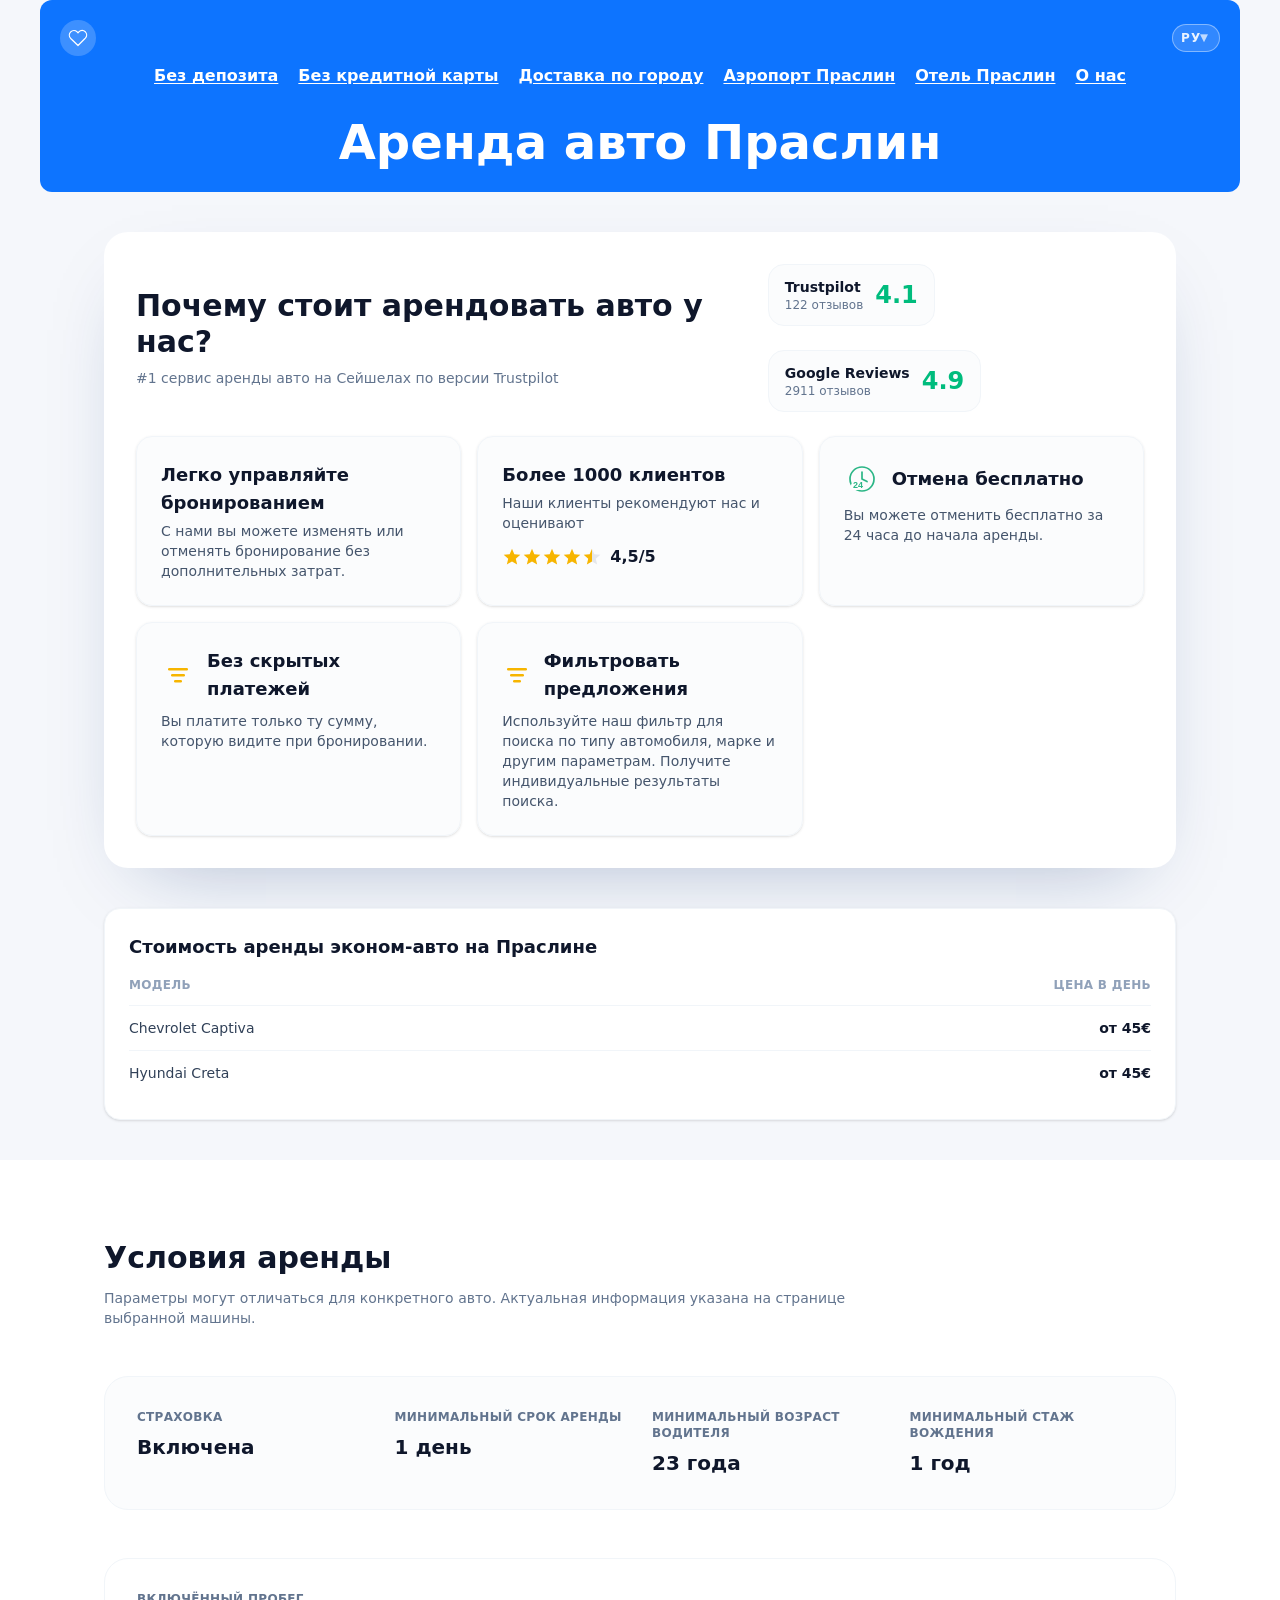
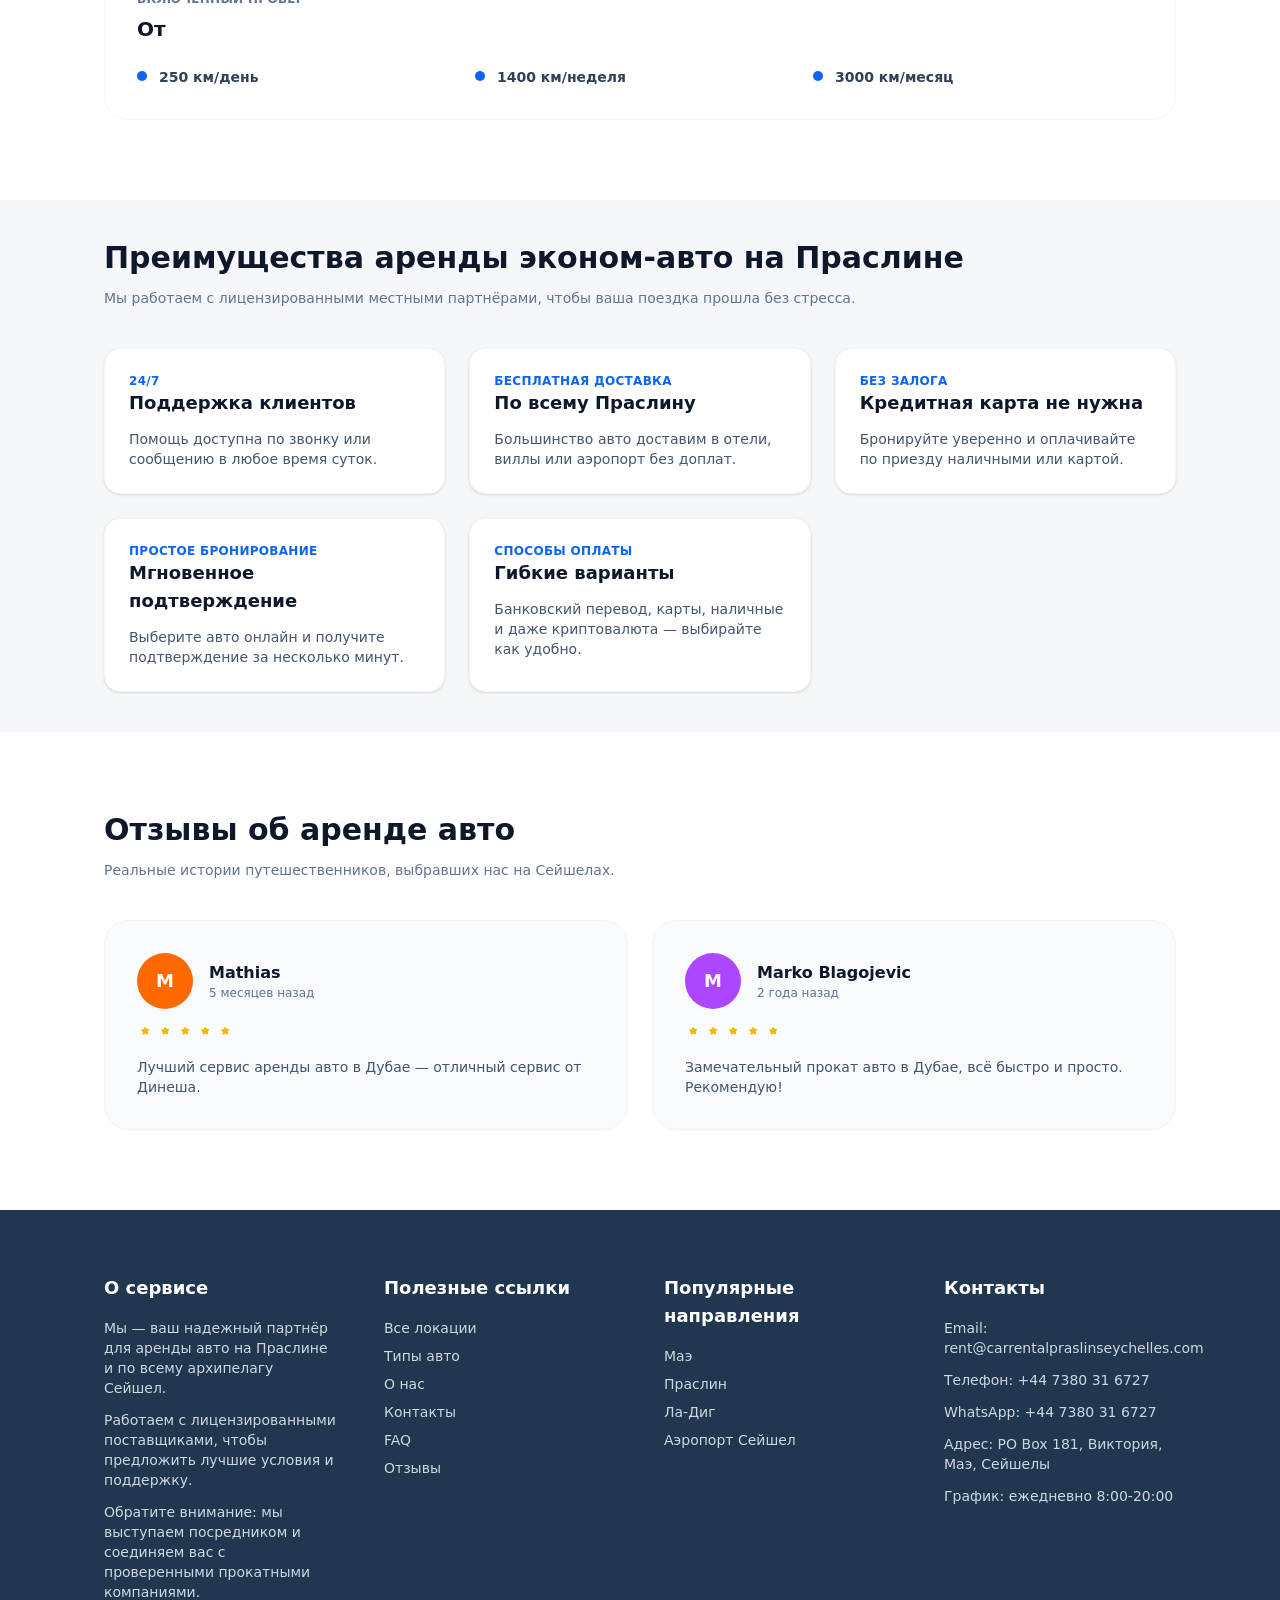
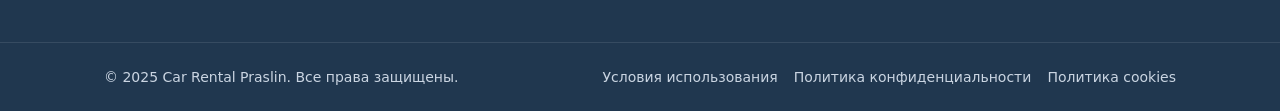
<file: ru/hotels/index.html>
<!DOCTYPE html><html lang="ru" class="scroll-smooth"> <head><meta charset="utf-8"><meta name="viewport" content="width=device-width, initial-scale=1"><meta name="robots" content="noindex, nofollow"><title>Прокат авто на Праслине</title><meta name="description" content="Арендуйте авто на острове Праслин по лучшим ценам у локальных прокатчиков. Без скрытых платежей, без депозита, с поддержкой на русском и английском."><meta name="theme-color" content="#0d74ff"><meta name="color-scheme" content="light"><link rel="icon" type="image/svg+xml" href="/favicon.svg"><link rel="preconnect" href="https://fonts.googleapis.com"><link rel="preconnect" href="https://fonts.gstatic.com" crossorigin><link href="https://fonts.googleapis.com/css2?family=Inter:wght@400;500;600;700;800&display=swap" rel="stylesheet"><link rel="stylesheet" href="/_astro/_page_.C8-FzuBH.css"></head> <body class="min-h-screen bg-[#f5f7fb] font-sans text-slate-900 antialiased">  <main class="space-y-10"> <div class="relative isolate overflow-hidden"> <div class="relative mx-auto flex max-w-[1200px] flex-col gap-1 p-[20px] text-white bg-[#0d74ff] rounded-xl"> <div class="flex flex-wrap items-center justify-between gap-6"> <div class="flex items-center gap-3 text-white"> <span class="flex h-9 w-9 items-center justify-center rounded-full bg-white/20"> <svg xmlns="http://www.w3.org/2000/svg" viewBox="0 0 24 24" fill="none" stroke="currentColor" class="h-5 w-5"> <path stroke-linecap="round" stroke-linejoin="round" stroke-width="1.5" d="M20.84 4.61a5.5 5.5 0 0 0-7.78 0L12 5.67l-1.06-1.06a5.502 5.502 0 0 0-7.78 7.78l1.06 1.06L12 21l7.78-7.78 1.06-1.06a5.5 5.5 0 0 0 0-7.54z"></path> </svg> </span> </div> <div class="relative" data-astro-cid-a2mxz4y6> <label class="sr-only" data-astro-cid-a2mxz4y6> Выберите язык </label> <select id="language-switcher-select" class="language-select" aria-label="Выберите язык" onchange="if (this.value) window.location.href=this.value;" data-astro-cid-a2mxz4y6> <option value="/en/" data-astro-cid-a2mxz4y6> Английский </option><option value="/ru/" selected data-astro-cid-a2mxz4y6> Русский </option> </select> <span class="language-select__chevron" aria-hidden="true" data-astro-cid-a2mxz4y6>
▼
</span> </div>  </div> <nav aria-label="Primary" class="flex flex-wrap items-center justify-center w-full font-bold text-white gap-1 text-[clamp(0.7rem,2vw,1rem)]"> <a href="/ru/no-deposit" class="flex items-center gap-1 px-2 py-1 rounded-lg bg-transparent hover:bg-white/20 transition-colors duration-150 underline underline-offset-2 decoration-white break-words" style="min-width: 0;"> Без депозита </a><a href="/ru/no-credit-card" class="flex items-center gap-1 px-2 py-1 rounded-lg bg-transparent hover:bg-white/20 transition-colors duration-150 underline underline-offset-2 decoration-white break-words" style="min-width: 0;"> Без кредитной карты </a><a href="/ru/city-delivery" class="flex items-center gap-1 px-2 py-1 rounded-lg bg-transparent hover:bg-white/20 transition-colors duration-150 underline underline-offset-2 decoration-white break-words" style="min-width: 0;"> Доставка по городу </a><a href="/ru/airport" class="flex items-center gap-1 px-2 py-1 rounded-lg bg-transparent hover:bg-white/20 transition-colors duration-150 underline underline-offset-2 decoration-white break-words" style="min-width: 0;"> Аэропорт Праслин </a><a href="/ru/hotels" class="flex items-center gap-1 px-2 py-1 rounded-lg bg-transparent hover:bg-white/20 transition-colors duration-150 underline underline-offset-2 decoration-white break-words" style="min-width: 0;"> Отель Праслин </a><a href="/ru/about" class="flex items-center gap-1 px-2 py-1 rounded-lg bg-transparent hover:bg-white/20 transition-colors duration-150 underline underline-offset-2 decoration-white break-words" style="min-width: 0;"> О нас </a> </nav> <div class="flex flex-col justify-center gap-8"> <div class="flex flex-col items-center gap-8"> <h1 class="mt-4 text-4xl font-bold leading-tight md:text-5xl"> Аренда авто Праслин </h1> </div> </div> </div>  </div> <section class="mx-auto max-w-[1200px] space-y-12 px-6 md:px-12 lg:px-16"> <div class="flex flex-col gap-6 rounded-3xl bg-white p-8 shadow-[0_30px_80px_-40px_rgba(12,46,110,0.35)]"> <div class="flex flex-col gap-6 lg:flex-row lg:items-center lg:justify-between"> <div class="flex flex-col gap-2"> <h2 id="why-us" class="text-2xl font-bold text-slate-900 md:text-3xl"> Почему стоит арендовать авто у нас? </h2> <p class="text-sm font-medium text-slate-500"> #1 сервис аренды авто на Сейшелах по версии Trustpilot </p> </div> <div class="flex flex-wrap gap-6"> <div class="flex items-center gap-3 rounded-2xl border border-slate-100 bg-slate-50/60 px-4 py-3"> <div class="flex flex-col"> <h3 class="text-sm font-semibold text-slate-900"> Trustpilot </h3> <span class="text-xs text-slate-500">122 отзывов</span> </div> <span class="text-2xl font-bold text-emerald-500">4.1</span> </div><div class="flex items-center gap-3 rounded-2xl border border-slate-100 bg-slate-50/60 px-4 py-3"> <div class="flex flex-col"> <h3 class="text-sm font-semibold text-slate-900"> Google Reviews </h3> <span class="text-xs text-slate-500">2911 отзывов</span> </div> <span class="text-2xl font-bold text-emerald-500">4.9</span> </div> </div> </div> <div class="grid gap-4 md:grid-cols-2 lg:grid-cols-3"> <div class="rounded-2xl border border-slate-100 bg-slate-50/60 p-6 flex flex-col gap-1 shadow-sm"> <h3 class="text-lg font-semibold text-slate-900">Легко управляйте бронированием</h3> <p class="text-sm text-slate-600">С нами вы можете изменять или отменять бронирование без дополнительных затрат.</p> </div> <div class="rounded-2xl border border-slate-100 bg-slate-50/60 p-6 flex flex-col gap-1 shadow-sm"> <h3 class="text-lg font-semibold text-slate-900">Более 1000 клиентов</h3> <p class="text-sm text-slate-600">Наши клиенты рекомендуют нас и оценивают</p> <div class="flex items-center gap-2 mt-2"> <span class="flex">  <svg xmlns="http://www.w3.org/2000/svg" fill="#f7b500" viewBox="0 0 24 24" width="20" height="20"><path d="M12 17.27L18.18 21l-1.64-7.03L22 9.24l-7.19-.61L12 2 9.19 8.63 2 9.24l5.46 4.73L5.82 21z"></path></svg> <svg xmlns="http://www.w3.org/2000/svg" fill="#f7b500" viewBox="0 0 24 24" width="20" height="20"><path d="M12 17.27L18.18 21l-1.64-7.03L22 9.24l-7.19-.61L12 2 9.19 8.63 2 9.24l5.46 4.73L5.82 21z"></path></svg> <svg xmlns="http://www.w3.org/2000/svg" fill="#f7b500" viewBox="0 0 24 24" width="20" height="20"><path d="M12 17.27L18.18 21l-1.64-7.03L22 9.24l-7.19-.61L12 2 9.19 8.63 2 9.24l5.46 4.73L5.82 21z"></path></svg> <svg xmlns="http://www.w3.org/2000/svg" fill="#f7b500" viewBox="0 0 24 24" width="20" height="20"><path d="M12 17.27L18.18 21l-1.64-7.03L22 9.24l-7.19-.61L12 2 9.19 8.63 2 9.24l5.46 4.73L5.82 21z"></path></svg>  <svg xmlns="http://www.w3.org/2000/svg" fill="#f7b500" viewBox="0 0 24 24" width="20" height="20"><defs><linearGradient id="half"><stop offset="50%" stop-color="#f7b500"></stop><stop offset="50%" stop-color="#e5e7eb"></stop></linearGradient></defs><path fill="url(#half)" d="M12 17.27L18.18 21l-1.64-7.03L22 9.24l-7.19-.61L12 2 9.19 8.63 2 9.24l5.46 4.73L5.82 21z"></path></svg> </span> <span class="text-base font-semibold text-slate-900">4,5/5</span> </div> </div> <div class="rounded-2xl border border-slate-100 bg-slate-50/60 p-6 flex flex-col gap-1 shadow-sm"> <div class="flex items-center gap-3 mb-1"> <span class="flex h-9 w-9 items-center justify-center rounded-full bg-white/0">  <svg width="28" height="28" viewBox="0 0 28 28" fill="none" xmlns="http://www.w3.org/2000/svg"> <circle cx="14" cy="14" r="12" stroke="#2bb686" stroke-width="1.7" fill="none"></circle> <path d="M14 7v7l5 2.5" stroke="#2bb686" stroke-width="1.7" stroke-linecap="round" stroke-linejoin="round"></path> <rect x="3" y="17" width="10" height="8" rx="4" fill="white"></rect> <text x="5" y="23" font-size="9" font-weight="bold" fill="#2bb686" font-family="Arial, sans-serif">24</text> </svg> </span> <h3 class="text-lg font-semibold text-slate-900">Отмена бесплатно</h3> </div> <p class="text-sm text-slate-600">Вы можете отменить бесплатно за 24 часа до начала аренды.</p> </div> <div class="rounded-2xl border border-slate-100 bg-slate-50/60 p-6 flex flex-col gap-1 shadow-sm"> <div class="flex items-center gap-3 mb-1"> <span class="flex h-9 w-9 items-center justify-center rounded-full bg-white/0">  <svg width="28" height="28" viewBox="0 0 28 28" fill="none" xmlns="http://www.w3.org/2000/svg"> <rect x="4" y="7" width="20" height="2.5" rx="1.25" fill="#f7b500"></rect> <rect x="7" y="13" width="14" height="2.5" rx="1.25" fill="#f7b500"></rect> <rect x="10" y="19" width="8" height="2.5" rx="1.25" fill="#f7b500"></rect> </svg> </span> <h3 class="text-lg font-semibold text-slate-900">Без скрытых платежей</h3> </div> <p class="text-sm text-slate-600">Вы платите только ту сумму, которую видите при бронировании.</p> </div> <div class="rounded-2xl border border-slate-100 bg-slate-50/60 p-6 flex flex-col gap-1 shadow-sm"> <div class="flex items-center gap-3 mb-1"> <span class="flex h-9 w-9 items-center justify-center rounded-full bg-white/0">  <svg width="28" height="28" viewBox="0 0 28 28" fill="none" xmlns="http://www.w3.org/2000/svg"> <rect x="4" y="7" width="20" height="2.5" rx="1.25" fill="#f7b500"></rect> <rect x="7" y="13" width="14" height="2.5" rx="1.25" fill="#f7b500"></rect> <rect x="10" y="19" width="8" height="2.5" rx="1.25" fill="#f7b500"></rect> </svg> </span> <h3 class="text-lg font-semibold text-slate-900">Фильтровать предложения</h3> </div> <p class="text-sm text-slate-600">Используйте наш фильтр для поиска по типу автомобиля, марке и другим параметрам. Получите индивидуальные результаты поиска.</p> </div> </div> </div> </section> <section id="prices" class="mx-auto max-w-[1200px] px-6 md:px-12 lg:px-16"> <div class="rounded-2xl border border-slate-100 bg-white p-6 shadow-sm"> <h3 class="text-lg font-semibold text-slate-900"> Стоимость аренды эконом-авто на Праслине </h3> <table class="mt-4 w-full divide-y divide-slate-100 text-left text-sm text-slate-600"> <thead> <tr class="text-xs uppercase tracking-wide text-slate-400"> <th class="pb-3">Модель</th> <th class="pb-3 text-right">Цена в день</th> </tr> </thead> <tbody class="divide-y divide-slate-100"> <tr> <td class="py-3 font-medium text-slate-700">Chevrolet Captiva</td> <td class="py-3 text-right font-semibold text-slate-900"> от 45€ </td> </tr><tr> <td class="py-3 font-medium text-slate-700">Hyundai Creta</td> <td class="py-3 text-right font-semibold text-slate-900"> от 45€ </td> </tr> </tbody> </table> </div> </section> <section id="conditions" class="bg-white py-20"> <div class="mx-auto flex max-w-[1200px] flex-col gap-12 px-6 md:px-12 lg:px-16"> <div class="flex flex-col gap-3"> <h2 class="text-3xl font-bold text-slate-900">Условия аренды</h2> <p class="max-w-3xl text-sm text-slate-500"> Параметры могут отличаться для конкретного авто. Актуальная информация указана на странице выбранной машины. </p> </div> <div class="grid gap-6 rounded-3xl border border-slate-100 bg-slate-50/60 p-8 md:grid-cols-2 lg:grid-cols-4"> <div class="space-y-2"> <p class="text-xs font-semibold uppercase tracking-wide text-slate-500"> Страховка </p> <p class="text-xl font-bold text-slate-900">Включена</p> </div><div class="space-y-2"> <p class="text-xs font-semibold uppercase tracking-wide text-slate-500"> Минимальный срок аренды </p> <p class="text-xl font-bold text-slate-900">1 день</p> </div><div class="space-y-2"> <p class="text-xs font-semibold uppercase tracking-wide text-slate-500"> Минимальный возраст водителя </p> <p class="text-xl font-bold text-slate-900">23 года</p> </div><div class="space-y-2"> <p class="text-xs font-semibold uppercase tracking-wide text-slate-500"> Минимальный стаж вождения </p> <p class="text-xl font-bold text-slate-900">1 год</p> </div> </div> <div class="grid gap-6 rounded-3xl border border-slate-100 bg-white p-8"> <div> <p class="text-xs font-semibold uppercase tracking-wide text-slate-500"> Включённый пробег </p> <h3 class="mt-2 text-xl font-bold text-slate-900">От</h3> </div> <ul class="grid gap-2 text-sm font-semibold text-slate-700 md:grid-cols-3"> <li class="flex items-start gap-3"> <span class="mt-1 h-2.5 w-2.5 rounded-full bg-[#0b65f1]"></span> <span>250 км/день</span> </li><li class="flex items-start gap-3"> <span class="mt-1 h-2.5 w-2.5 rounded-full bg-[#0b65f1]"></span> <span>1400 км/неделя</span> </li><li class="flex items-start gap-3"> <span class="mt-1 h-2.5 w-2.5 rounded-full bg-[#0b65f1]"></span> <span>3000 км/месяц</span> </li> </ul> </div> </div> </section> <section id="benefits" class="mx-auto max-w-[1200px] space-y-10 px-6 md:px-12 lg:px-16"> <div class="flex flex-col gap-3"> <h2 class="text-3xl font-bold text-slate-900"> Преимущества аренды эконом-авто на Праслине </h2> <p class="text-sm text-slate-500"> Мы работаем с лицензированными местными партнёрами, чтобы ваша поездка прошла без стресса. </p> </div> <div class="grid gap-6 md:grid-cols-2 lg:grid-cols-3"> <div class="flex h-full flex-col gap-3 rounded-2xl border border-slate-100 bg-white p-6 shadow-sm"> <div> <p class="text-xs font-semibold uppercase tracking-wide text-[#0b65f1]"> 24/7 </p> <h3 class="text-lg font-semibold text-slate-900">Поддержка клиентов</h3> </div> <p class="text-sm text-slate-600">Помощь доступна по звонку или сообщению в любое время суток.</p> </div><div class="flex h-full flex-col gap-3 rounded-2xl border border-slate-100 bg-white p-6 shadow-sm"> <div> <p class="text-xs font-semibold uppercase tracking-wide text-[#0b65f1]"> Бесплатная доставка </p> <h3 class="text-lg font-semibold text-slate-900">По всему Праслину</h3> </div> <p class="text-sm text-slate-600">Большинство авто доставим в отели, виллы или аэропорт без доплат.</p> </div><div class="flex h-full flex-col gap-3 rounded-2xl border border-slate-100 bg-white p-6 shadow-sm"> <div> <p class="text-xs font-semibold uppercase tracking-wide text-[#0b65f1]"> Без залога </p> <h3 class="text-lg font-semibold text-slate-900">Кредитная карта не нужна</h3> </div> <p class="text-sm text-slate-600">Бронируйте уверенно и оплачивайте по приезду наличными или картой.</p> </div><div class="flex h-full flex-col gap-3 rounded-2xl border border-slate-100 bg-white p-6 shadow-sm"> <div> <p class="text-xs font-semibold uppercase tracking-wide text-[#0b65f1]"> Простое бронирование </p> <h3 class="text-lg font-semibold text-slate-900">Мгновенное подтверждение</h3> </div> <p class="text-sm text-slate-600">Выберите авто онлайн и получите подтверждение за несколько минут.</p> </div><div class="flex h-full flex-col gap-3 rounded-2xl border border-slate-100 bg-white p-6 shadow-sm"> <div> <p class="text-xs font-semibold uppercase tracking-wide text-[#0b65f1]"> Способы оплаты </p> <h3 class="text-lg font-semibold text-slate-900">Гибкие варианты</h3> </div> <p class="text-sm text-slate-600">Банковский перевод, карты, наличные и даже криптовалюта — выбирайте как удобно.</p> </div> </div> </section> <section id="reviews" class="bg-white py-20"> <div class="mx-auto flex max-w-[1200px] flex-col gap-10 px-6 md:px-12 lg:px-16"> <div class="flex flex-col gap-3"> <h2 class="text-3xl font-bold text-slate-900">Отзывы об аренде авто</h2> <p class="text-sm text-slate-500"> Реальные истории путешественников, выбравших нас на Сейшелах. </p> </div> <div class="grid gap-6 lg:grid-cols-2"> <article class="flex h-full flex-col gap-4 rounded-3xl border border-slate-100 bg-slate-50 p-8"> <div class="flex items-center gap-4"> <span class="flex h-14 w-14 items-center justify-center rounded-full text-lg font-semibold text-white bg-orange-500"> M </span> <div> <p class="text-base font-semibold text-slate-900">Mathias</p> <p class="text-xs text-slate-500">5 месяцев назад</p> </div> </div> <div class="flex gap-1 text-[#f7b500]"> <svg xmlns="http://www.w3.org/2000/svg" viewBox="0 0 24 24" fill="currentColor" class="h-4 w-4" aria-hidden="true"> <path d="M11.48 3.499a.75.75 0 0 1 1.04 0l2.256 2.256 3.183.464a.75.75 0 0 1 .416 1.279l-2.302 2.244.543 3.166a.75.75 0 0 1-1.088.791L12 12.834l-2.835 1.485a.75.75 0 0 1-1.088-.79l.543-3.167-2.302-2.244a.75.75 0 0 1 .416-1.279l3.183-.464z"></path> </svg><svg xmlns="http://www.w3.org/2000/svg" viewBox="0 0 24 24" fill="currentColor" class="h-4 w-4" aria-hidden="true"> <path d="M11.48 3.499a.75.75 0 0 1 1.04 0l2.256 2.256 3.183.464a.75.75 0 0 1 .416 1.279l-2.302 2.244.543 3.166a.75.75 0 0 1-1.088.791L12 12.834l-2.835 1.485a.75.75 0 0 1-1.088-.79l.543-3.167-2.302-2.244a.75.75 0 0 1 .416-1.279l3.183-.464z"></path> </svg><svg xmlns="http://www.w3.org/2000/svg" viewBox="0 0 24 24" fill="currentColor" class="h-4 w-4" aria-hidden="true"> <path d="M11.48 3.499a.75.75 0 0 1 1.04 0l2.256 2.256 3.183.464a.75.75 0 0 1 .416 1.279l-2.302 2.244.543 3.166a.75.75 0 0 1-1.088.791L12 12.834l-2.835 1.485a.75.75 0 0 1-1.088-.79l.543-3.167-2.302-2.244a.75.75 0 0 1 .416-1.279l3.183-.464z"></path> </svg><svg xmlns="http://www.w3.org/2000/svg" viewBox="0 0 24 24" fill="currentColor" class="h-4 w-4" aria-hidden="true"> <path d="M11.48 3.499a.75.75 0 0 1 1.04 0l2.256 2.256 3.183.464a.75.75 0 0 1 .416 1.279l-2.302 2.244.543 3.166a.75.75 0 0 1-1.088.791L12 12.834l-2.835 1.485a.75.75 0 0 1-1.088-.79l.543-3.167-2.302-2.244a.75.75 0 0 1 .416-1.279l3.183-.464z"></path> </svg><svg xmlns="http://www.w3.org/2000/svg" viewBox="0 0 24 24" fill="currentColor" class="h-4 w-4" aria-hidden="true"> <path d="M11.48 3.499a.75.75 0 0 1 1.04 0l2.256 2.256 3.183.464a.75.75 0 0 1 .416 1.279l-2.302 2.244.543 3.166a.75.75 0 0 1-1.088.791L12 12.834l-2.835 1.485a.75.75 0 0 1-1.088-.79l.543-3.167-2.302-2.244a.75.75 0 0 1 .416-1.279l3.183-.464z"></path> </svg> </div> <p class="text-sm text-slate-600">Лучший сервис аренды авто в Дубае — отличный сервис от Динеша.</p> </article><article class="flex h-full flex-col gap-4 rounded-3xl border border-slate-100 bg-slate-50 p-8"> <div class="flex items-center gap-4"> <span class="flex h-14 w-14 items-center justify-center rounded-full text-lg font-semibold text-white bg-purple-500"> M </span> <div> <p class="text-base font-semibold text-slate-900">Marko Blagojevic</p> <p class="text-xs text-slate-500">2 года назад</p> </div> </div> <div class="flex gap-1 text-[#f7b500]"> <svg xmlns="http://www.w3.org/2000/svg" viewBox="0 0 24 24" fill="currentColor" class="h-4 w-4" aria-hidden="true"> <path d="M11.48 3.499a.75.75 0 0 1 1.04 0l2.256 2.256 3.183.464a.75.75 0 0 1 .416 1.279l-2.302 2.244.543 3.166a.75.75 0 0 1-1.088.791L12 12.834l-2.835 1.485a.75.75 0 0 1-1.088-.79l.543-3.167-2.302-2.244a.75.75 0 0 1 .416-1.279l3.183-.464z"></path> </svg><svg xmlns="http://www.w3.org/2000/svg" viewBox="0 0 24 24" fill="currentColor" class="h-4 w-4" aria-hidden="true"> <path d="M11.48 3.499a.75.75 0 0 1 1.04 0l2.256 2.256 3.183.464a.75.75 0 0 1 .416 1.279l-2.302 2.244.543 3.166a.75.75 0 0 1-1.088.791L12 12.834l-2.835 1.485a.75.75 0 0 1-1.088-.79l.543-3.167-2.302-2.244a.75.75 0 0 1 .416-1.279l3.183-.464z"></path> </svg><svg xmlns="http://www.w3.org/2000/svg" viewBox="0 0 24 24" fill="currentColor" class="h-4 w-4" aria-hidden="true"> <path d="M11.48 3.499a.75.75 0 0 1 1.04 0l2.256 2.256 3.183.464a.75.75 0 0 1 .416 1.279l-2.302 2.244.543 3.166a.75.75 0 0 1-1.088.791L12 12.834l-2.835 1.485a.75.75 0 0 1-1.088-.79l.543-3.167-2.302-2.244a.75.75 0 0 1 .416-1.279l3.183-.464z"></path> </svg><svg xmlns="http://www.w3.org/2000/svg" viewBox="0 0 24 24" fill="currentColor" class="h-4 w-4" aria-hidden="true"> <path d="M11.48 3.499a.75.75 0 0 1 1.04 0l2.256 2.256 3.183.464a.75.75 0 0 1 .416 1.279l-2.302 2.244.543 3.166a.75.75 0 0 1-1.088.791L12 12.834l-2.835 1.485a.75.75 0 0 1-1.088-.79l.543-3.167-2.302-2.244a.75.75 0 0 1 .416-1.279l3.183-.464z"></path> </svg><svg xmlns="http://www.w3.org/2000/svg" viewBox="0 0 24 24" fill="currentColor" class="h-4 w-4" aria-hidden="true"> <path d="M11.48 3.499a.75.75 0 0 1 1.04 0l2.256 2.256 3.183.464a.75.75 0 0 1 .416 1.279l-2.302 2.244.543 3.166a.75.75 0 0 1-1.088.791L12 12.834l-2.835 1.485a.75.75 0 0 1-1.088-.79l.543-3.167-2.302-2.244a.75.75 0 0 1 .416-1.279l3.183-.464z"></path> </svg> </div> <p class="text-sm text-slate-600">Замечательный прокат авто в Дубае, всё быстро и просто. Рекомендую!</p> </article> </div> </div> </section> </main> <footer id="contact" class="bg-[#20374f] pt-16 text-slate-200"> <div class="mx-auto grid max-w-[1200px] gap-12 px-6 pb-10 md:px-12 lg:grid-cols-4 lg:px-16"> <div class="space-y-4"> <h3 class="text-lg font-semibold text-white">О сервисе</h3> <div class="space-y-3 text-sm text-slate-200/90"> <p>Мы — ваш надежный партнёр для аренды авто на Праслине и по всему архипелагу Сейшел.</p><p>Работаем с лицензированными поставщиками, чтобы предложить лучшие условия и поддержку.</p><p>Обратите внимание: мы выступаем посредником и соединяем вас с проверенными прокатными компаниями.</p> </div>  </div><div class="space-y-4"> <h3 class="text-lg font-semibold text-white">Полезные ссылки</h3>  <ul class="space-y-2 text-sm text-slate-200/90"> <li> <a href="#" class="transition hover:text-white"> Все локации </a> </li><li> <a href="#" class="transition hover:text-white"> Типы авто </a> </li><li> <a href="#" class="transition hover:text-white"> О нас </a> </li><li> <a href="#" class="transition hover:text-white"> Контакты </a> </li><li> <a href="#" class="transition hover:text-white"> FAQ </a> </li><li> <a href="#" class="transition hover:text-white"> Отзывы </a> </li> </ul> </div><div class="space-y-4"> <h3 class="text-lg font-semibold text-white">Популярные направления</h3>  <ul class="space-y-2 text-sm text-slate-200/90"> <li> <a href="#" class="transition hover:text-white"> Маэ </a> </li><li> <a href="#" class="transition hover:text-white"> Праслин </a> </li><li> <a href="#" class="transition hover:text-white"> Ла-Диг </a> </li><li> <a href="#" class="transition hover:text-white"> Аэропорт Сейшел </a> </li> </ul> </div><div class="space-y-4"> <h3 class="text-lg font-semibold text-white">Контакты</h3> <div class="space-y-3 text-sm text-slate-200/90"> <p>Email: rent@carrentalpraslinseychelles.com</p><p>Телефон: +44 7380 31 6727</p><p>WhatsApp: +44 7380 31 6727</p><p>Адрес: PO Box 181, Виктория, Маэ, Сейшелы</p><p>График: ежедневно 8:00-20:00</p> </div>  </div> </div> <div class="border-t border-white/10"> <div class="mx-auto flex max-w-[1200px] flex-col-reverse gap-4 px-6 py-6 text-sm text-slate-300 md:flex-row md:items-center md:justify-between md:px-12 lg:px-16"> <p>© 2025 Car Rental Praslin. Все права защищены.</p> <div class="flex flex-wrap gap-4"> <a href="#" class="transition hover:text-white"> Условия использования </a><a href="#" class="transition hover:text-white"> Политика конфиденциальности </a><a href="#" class="transition hover:text-white"> Политика cookies </a> </div> </div> </div> </footer>   </body></html>
</file>
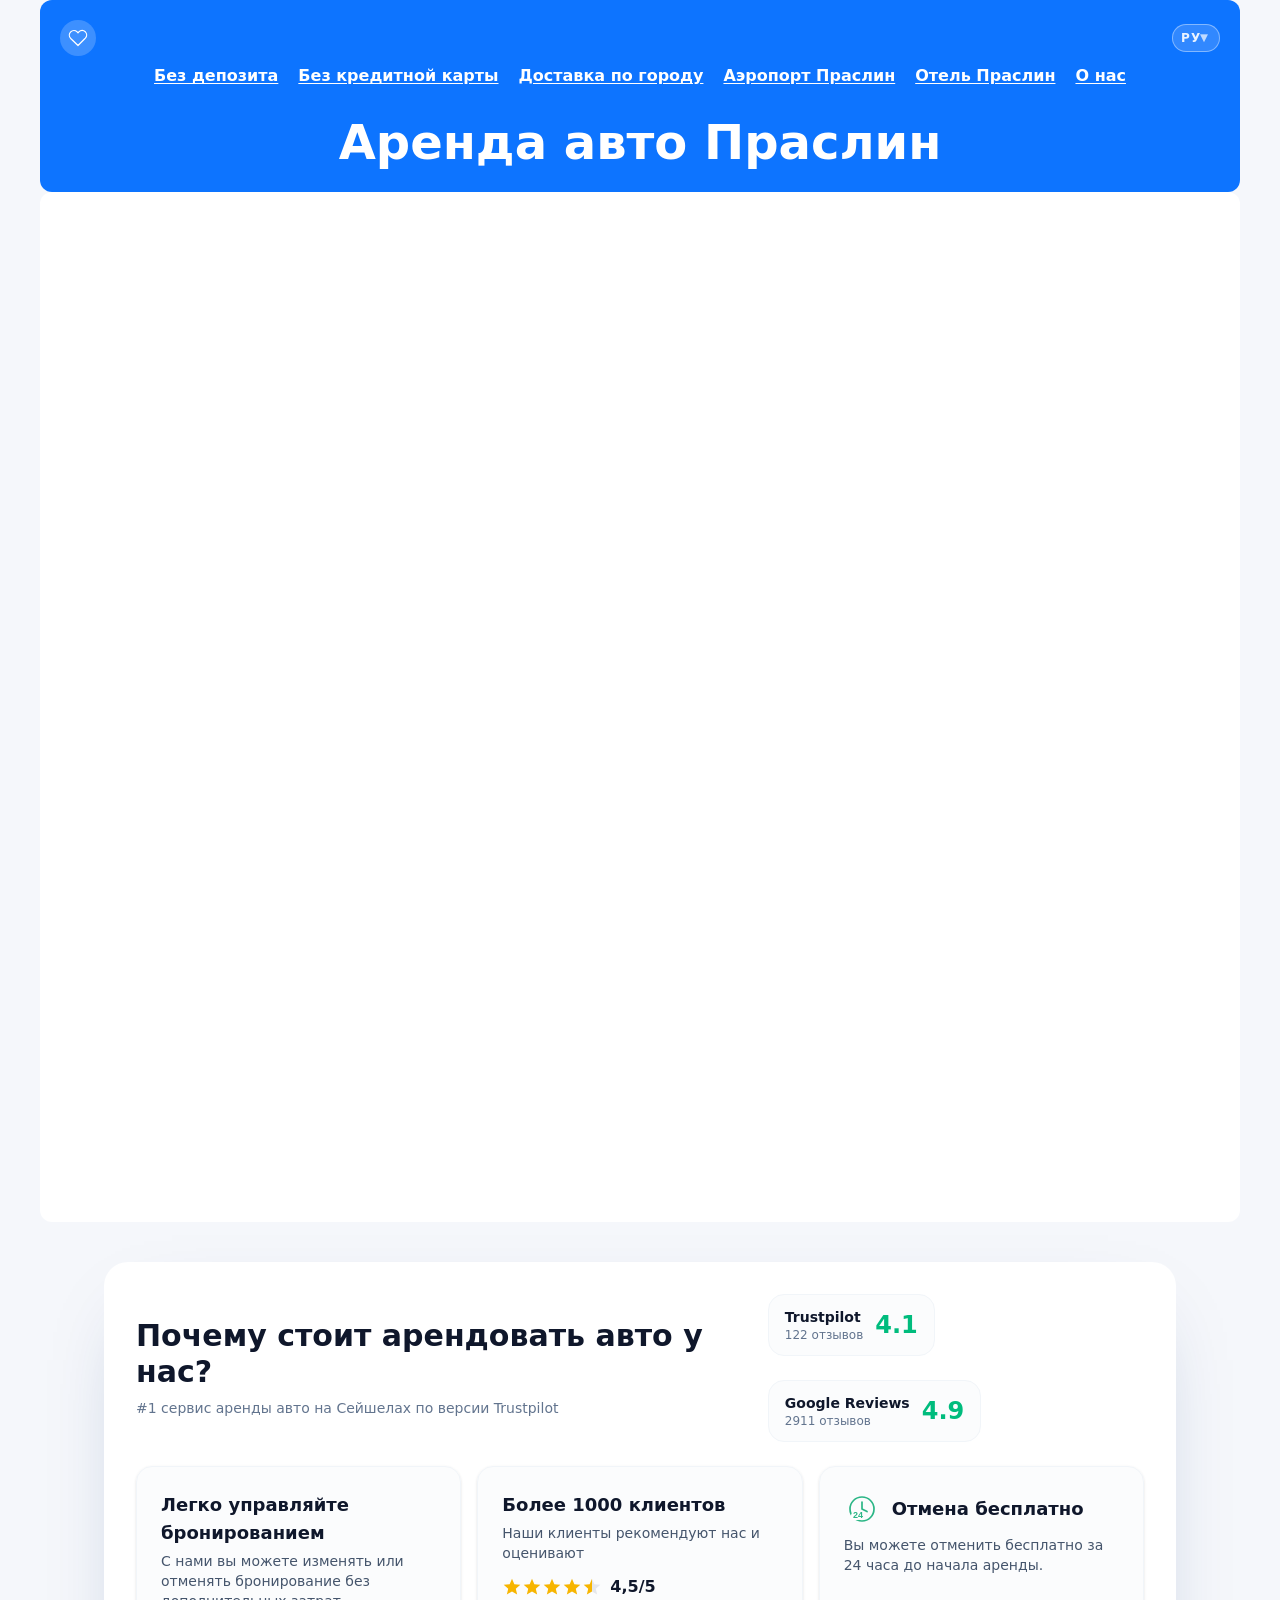
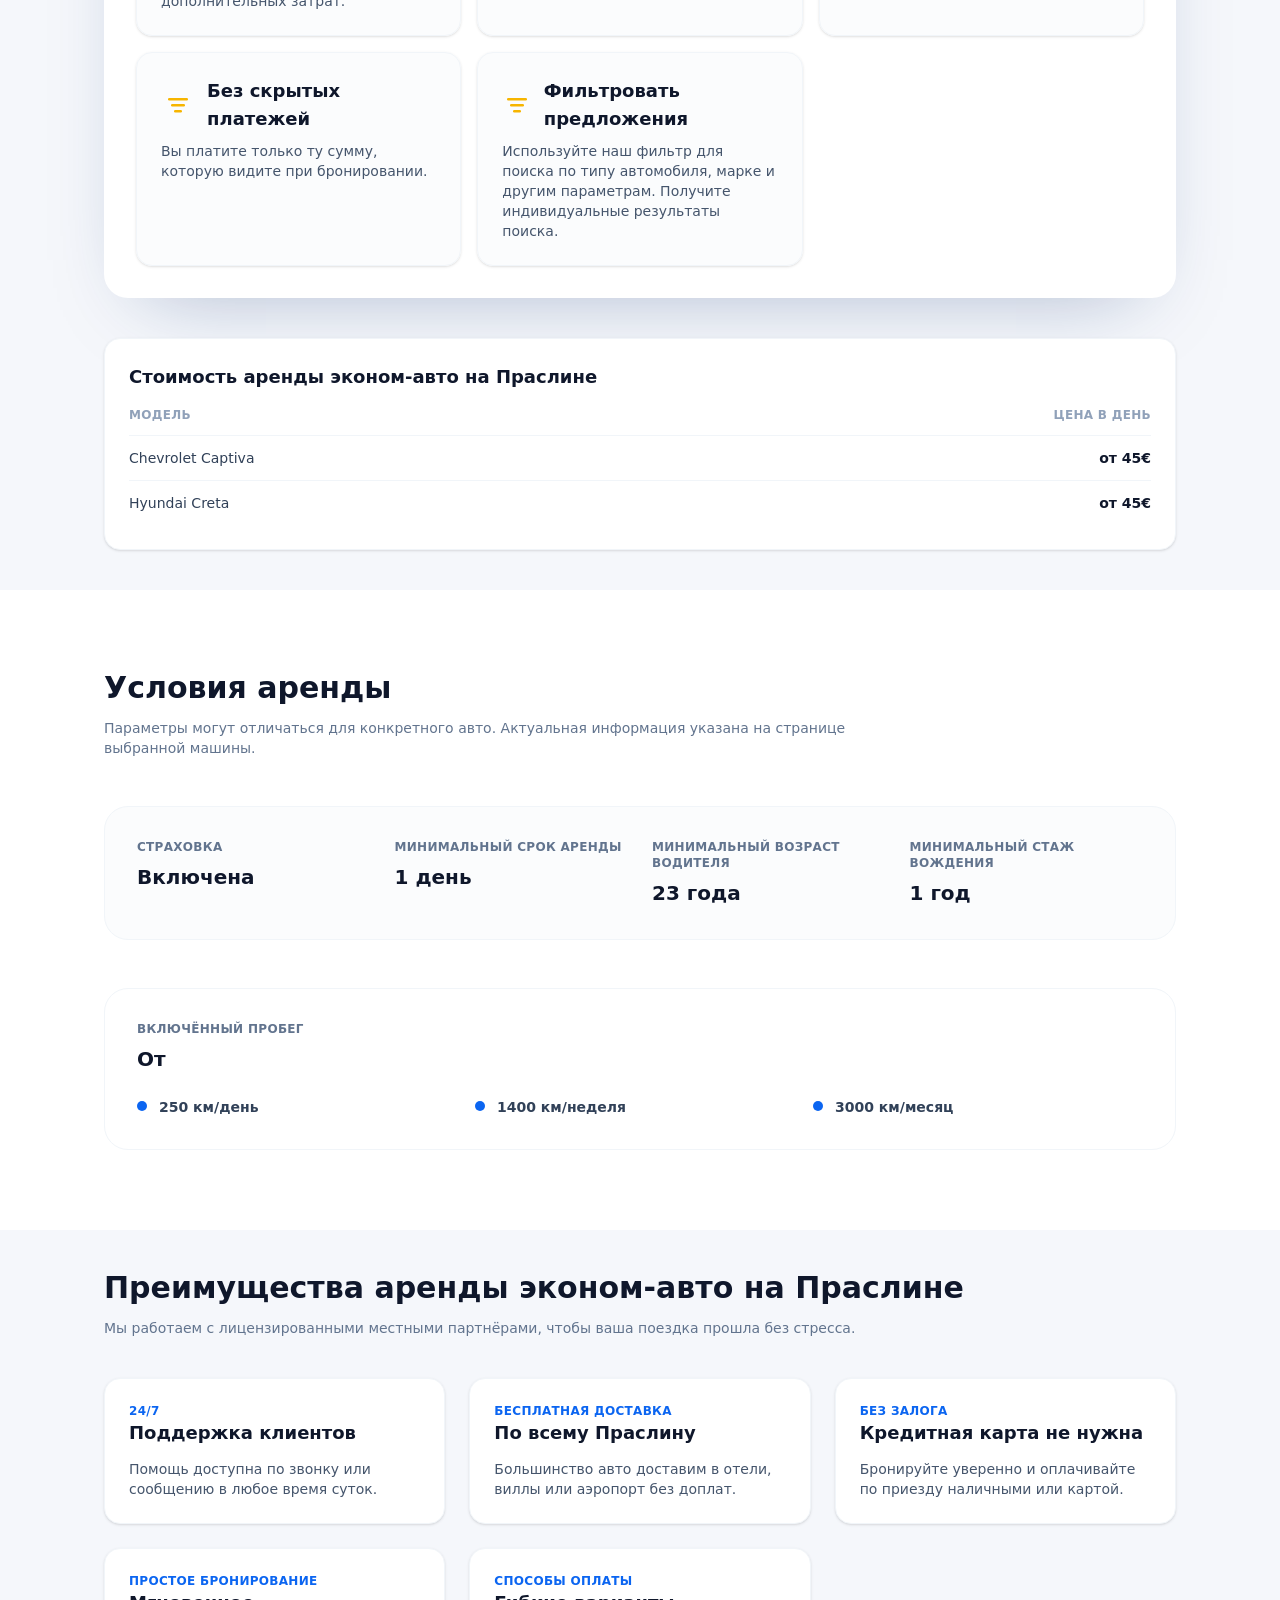
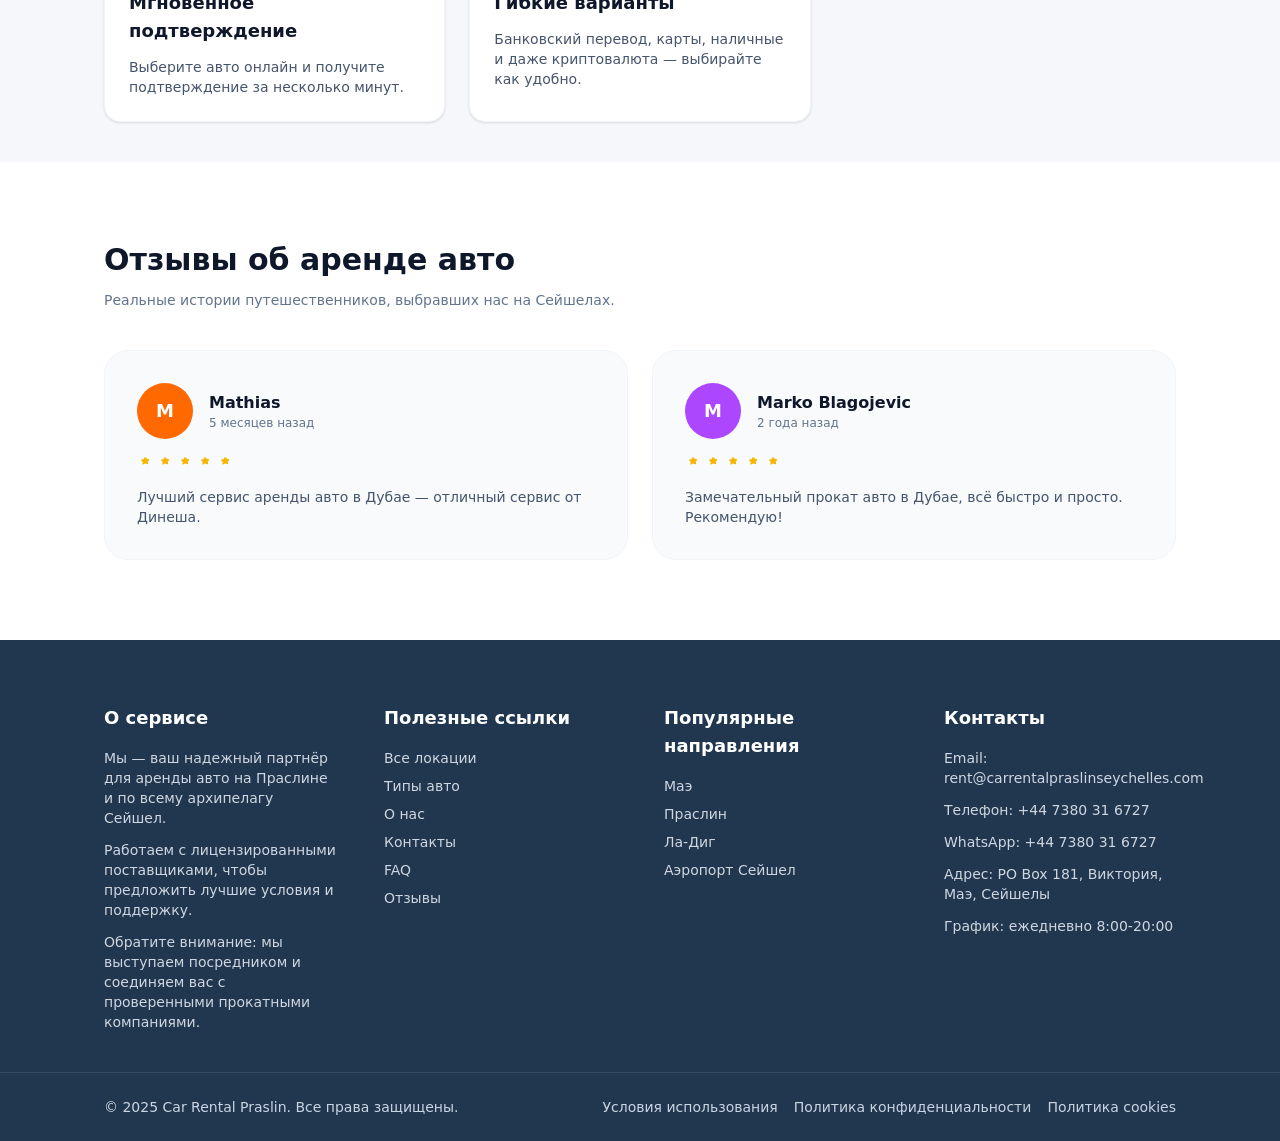
<file: ru/no-credit-card/index.html>
<!DOCTYPE html><html lang="ru" class="scroll-smooth"> <head><meta charset="utf-8"><meta name="viewport" content="width=device-width, initial-scale=1"><meta name="robots" content="noindex, nofollow"><title>Прокат авто на Праслине</title><meta name="description" content="Арендуйте авто на острове Праслин по лучшим ценам у локальных прокатчиков. Без скрытых платежей, без депозита, с поддержкой на русском и английском."><meta name="theme-color" content="#0d74ff"><meta name="color-scheme" content="light"><link rel="icon" type="image/svg+xml" href="/favicon.svg"><link rel="preconnect" href="https://fonts.googleapis.com"><link rel="preconnect" href="https://fonts.gstatic.com" crossorigin><link href="https://fonts.googleapis.com/css2?family=Inter:wght@400;500;600;700;800&display=swap" rel="stylesheet"><link rel="stylesheet" href="/_astro/_page_.C8-FzuBH.css"></head> <body class="min-h-screen bg-[#f5f7fb] font-sans text-slate-900 antialiased">  <main class="space-y-10"> <div class="relative isolate overflow-hidden"> <div class="relative mx-auto flex max-w-[1200px] flex-col gap-1 p-[20px] text-white bg-[#0d74ff] rounded-xl"> <div class="flex flex-wrap items-center justify-between gap-6"> <div class="flex items-center gap-3 text-white"> <span class="flex h-9 w-9 items-center justify-center rounded-full bg-white/20"> <svg xmlns="http://www.w3.org/2000/svg" viewBox="0 0 24 24" fill="none" stroke="currentColor" class="h-5 w-5"> <path stroke-linecap="round" stroke-linejoin="round" stroke-width="1.5" d="M20.84 4.61a5.5 5.5 0 0 0-7.78 0L12 5.67l-1.06-1.06a5.502 5.502 0 0 0-7.78 7.78l1.06 1.06L12 21l7.78-7.78 1.06-1.06a5.5 5.5 0 0 0 0-7.54z"></path> </svg> </span> </div> <div class="relative" data-astro-cid-a2mxz4y6> <label class="sr-only" data-astro-cid-a2mxz4y6> Выберите язык </label> <select id="language-switcher-select" class="language-select" aria-label="Выберите язык" onchange="if (this.value) window.location.href=this.value;" data-astro-cid-a2mxz4y6> <option value="/en/" data-astro-cid-a2mxz4y6> Английский </option><option value="/ru/" selected data-astro-cid-a2mxz4y6> Русский </option> </select> <span class="language-select__chevron" aria-hidden="true" data-astro-cid-a2mxz4y6>
▼
</span> </div>  </div> <nav aria-label="Primary" class="flex flex-wrap items-center justify-center w-full font-bold text-white gap-1 text-[clamp(0.7rem,2vw,1rem)]"> <a href="/ru/no-deposit" class="flex items-center gap-1 px-2 py-1 rounded-lg bg-transparent hover:bg-white/20 transition-colors duration-150 underline underline-offset-2 decoration-white break-words" style="min-width: 0;"> Без депозита </a><a href="/ru/no-credit-card" class="flex items-center gap-1 px-2 py-1 rounded-lg bg-transparent hover:bg-white/20 transition-colors duration-150 underline underline-offset-2 decoration-white break-words" style="min-width: 0;"> Без кредитной карты </a><a href="/ru/city-delivery" class="flex items-center gap-1 px-2 py-1 rounded-lg bg-transparent hover:bg-white/20 transition-colors duration-150 underline underline-offset-2 decoration-white break-words" style="min-width: 0;"> Доставка по городу </a><a href="/ru/airport" class="flex items-center gap-1 px-2 py-1 rounded-lg bg-transparent hover:bg-white/20 transition-colors duration-150 underline underline-offset-2 decoration-white break-words" style="min-width: 0;"> Аэропорт Праслин </a><a href="/ru/hotels" class="flex items-center gap-1 px-2 py-1 rounded-lg bg-transparent hover:bg-white/20 transition-colors duration-150 underline underline-offset-2 decoration-white break-words" style="min-width: 0;"> Отель Праслин </a><a href="/ru/about" class="flex items-center gap-1 px-2 py-1 rounded-lg bg-transparent hover:bg-white/20 transition-colors duration-150 underline underline-offset-2 decoration-white break-words" style="min-width: 0;"> О нас </a> </nav> <div class="flex flex-col justify-center gap-8"> <div class="flex flex-col items-center gap-8"> <h1 class="mt-4 text-4xl font-bold leading-tight md:text-5xl"> Аренда авто Праслин </h1> </div> </div> </div> <div class="bg-white w-full mx-auto max-w-[1200px] pt-[20px] px-[10px] pb-[10px] rounded-xl"> <div id="search-app" class="min-h-[1000px]"> <script src="https://static.localrent.com/booking/v2/wl/app.js" async data-mrc-wl="true" data-affiliate="2777" data-country="98" data-city="549194" data-routing="on" data-zindex="10000" data-initfilters="no_credit_card=true"></script> </div> </div> </div> <section class="mx-auto max-w-[1200px] space-y-12 px-6 md:px-12 lg:px-16"> <div class="flex flex-col gap-6 rounded-3xl bg-white p-8 shadow-[0_30px_80px_-40px_rgba(12,46,110,0.35)]"> <div class="flex flex-col gap-6 lg:flex-row lg:items-center lg:justify-between"> <div class="flex flex-col gap-2"> <h2 id="why-us" class="text-2xl font-bold text-slate-900 md:text-3xl"> Почему стоит арендовать авто у нас? </h2> <p class="text-sm font-medium text-slate-500"> #1 сервис аренды авто на Сейшелах по версии Trustpilot </p> </div> <div class="flex flex-wrap gap-6"> <div class="flex items-center gap-3 rounded-2xl border border-slate-100 bg-slate-50/60 px-4 py-3"> <div class="flex flex-col"> <h3 class="text-sm font-semibold text-slate-900"> Trustpilot </h3> <span class="text-xs text-slate-500">122 отзывов</span> </div> <span class="text-2xl font-bold text-emerald-500">4.1</span> </div><div class="flex items-center gap-3 rounded-2xl border border-slate-100 bg-slate-50/60 px-4 py-3"> <div class="flex flex-col"> <h3 class="text-sm font-semibold text-slate-900"> Google Reviews </h3> <span class="text-xs text-slate-500">2911 отзывов</span> </div> <span class="text-2xl font-bold text-emerald-500">4.9</span> </div> </div> </div> <div class="grid gap-4 md:grid-cols-2 lg:grid-cols-3"> <div class="rounded-2xl border border-slate-100 bg-slate-50/60 p-6 flex flex-col gap-1 shadow-sm"> <h3 class="text-lg font-semibold text-slate-900">Легко управляйте бронированием</h3> <p class="text-sm text-slate-600">С нами вы можете изменять или отменять бронирование без дополнительных затрат.</p> </div> <div class="rounded-2xl border border-slate-100 bg-slate-50/60 p-6 flex flex-col gap-1 shadow-sm"> <h3 class="text-lg font-semibold text-slate-900">Более 1000 клиентов</h3> <p class="text-sm text-slate-600">Наши клиенты рекомендуют нас и оценивают</p> <div class="flex items-center gap-2 mt-2"> <span class="flex">  <svg xmlns="http://www.w3.org/2000/svg" fill="#f7b500" viewBox="0 0 24 24" width="20" height="20"><path d="M12 17.27L18.18 21l-1.64-7.03L22 9.24l-7.19-.61L12 2 9.19 8.63 2 9.24l5.46 4.73L5.82 21z"></path></svg> <svg xmlns="http://www.w3.org/2000/svg" fill="#f7b500" viewBox="0 0 24 24" width="20" height="20"><path d="M12 17.27L18.18 21l-1.64-7.03L22 9.24l-7.19-.61L12 2 9.19 8.63 2 9.24l5.46 4.73L5.82 21z"></path></svg> <svg xmlns="http://www.w3.org/2000/svg" fill="#f7b500" viewBox="0 0 24 24" width="20" height="20"><path d="M12 17.27L18.18 21l-1.64-7.03L22 9.24l-7.19-.61L12 2 9.19 8.63 2 9.24l5.46 4.73L5.82 21z"></path></svg> <svg xmlns="http://www.w3.org/2000/svg" fill="#f7b500" viewBox="0 0 24 24" width="20" height="20"><path d="M12 17.27L18.18 21l-1.64-7.03L22 9.24l-7.19-.61L12 2 9.19 8.63 2 9.24l5.46 4.73L5.82 21z"></path></svg>  <svg xmlns="http://www.w3.org/2000/svg" fill="#f7b500" viewBox="0 0 24 24" width="20" height="20"><defs><linearGradient id="half"><stop offset="50%" stop-color="#f7b500"></stop><stop offset="50%" stop-color="#e5e7eb"></stop></linearGradient></defs><path fill="url(#half)" d="M12 17.27L18.18 21l-1.64-7.03L22 9.24l-7.19-.61L12 2 9.19 8.63 2 9.24l5.46 4.73L5.82 21z"></path></svg> </span> <span class="text-base font-semibold text-slate-900">4,5/5</span> </div> </div> <div class="rounded-2xl border border-slate-100 bg-slate-50/60 p-6 flex flex-col gap-1 shadow-sm"> <div class="flex items-center gap-3 mb-1"> <span class="flex h-9 w-9 items-center justify-center rounded-full bg-white/0">  <svg width="28" height="28" viewBox="0 0 28 28" fill="none" xmlns="http://www.w3.org/2000/svg"> <circle cx="14" cy="14" r="12" stroke="#2bb686" stroke-width="1.7" fill="none"></circle> <path d="M14 7v7l5 2.5" stroke="#2bb686" stroke-width="1.7" stroke-linecap="round" stroke-linejoin="round"></path> <rect x="3" y="17" width="10" height="8" rx="4" fill="white"></rect> <text x="5" y="23" font-size="9" font-weight="bold" fill="#2bb686" font-family="Arial, sans-serif">24</text> </svg> </span> <h3 class="text-lg font-semibold text-slate-900">Отмена бесплатно</h3> </div> <p class="text-sm text-slate-600">Вы можете отменить бесплатно за 24 часа до начала аренды.</p> </div> <div class="rounded-2xl border border-slate-100 bg-slate-50/60 p-6 flex flex-col gap-1 shadow-sm"> <div class="flex items-center gap-3 mb-1"> <span class="flex h-9 w-9 items-center justify-center rounded-full bg-white/0">  <svg width="28" height="28" viewBox="0 0 28 28" fill="none" xmlns="http://www.w3.org/2000/svg"> <rect x="4" y="7" width="20" height="2.5" rx="1.25" fill="#f7b500"></rect> <rect x="7" y="13" width="14" height="2.5" rx="1.25" fill="#f7b500"></rect> <rect x="10" y="19" width="8" height="2.5" rx="1.25" fill="#f7b500"></rect> </svg> </span> <h3 class="text-lg font-semibold text-slate-900">Без скрытых платежей</h3> </div> <p class="text-sm text-slate-600">Вы платите только ту сумму, которую видите при бронировании.</p> </div> <div class="rounded-2xl border border-slate-100 bg-slate-50/60 p-6 flex flex-col gap-1 shadow-sm"> <div class="flex items-center gap-3 mb-1"> <span class="flex h-9 w-9 items-center justify-center rounded-full bg-white/0">  <svg width="28" height="28" viewBox="0 0 28 28" fill="none" xmlns="http://www.w3.org/2000/svg"> <rect x="4" y="7" width="20" height="2.5" rx="1.25" fill="#f7b500"></rect> <rect x="7" y="13" width="14" height="2.5" rx="1.25" fill="#f7b500"></rect> <rect x="10" y="19" width="8" height="2.5" rx="1.25" fill="#f7b500"></rect> </svg> </span> <h3 class="text-lg font-semibold text-slate-900">Фильтровать предложения</h3> </div> <p class="text-sm text-slate-600">Используйте наш фильтр для поиска по типу автомобиля, марке и другим параметрам. Получите индивидуальные результаты поиска.</p> </div> </div> </div> </section> <section id="prices" class="mx-auto max-w-[1200px] px-6 md:px-12 lg:px-16"> <div class="rounded-2xl border border-slate-100 bg-white p-6 shadow-sm"> <h3 class="text-lg font-semibold text-slate-900"> Стоимость аренды эконом-авто на Праслине </h3> <table class="mt-4 w-full divide-y divide-slate-100 text-left text-sm text-slate-600"> <thead> <tr class="text-xs uppercase tracking-wide text-slate-400"> <th class="pb-3">Модель</th> <th class="pb-3 text-right">Цена в день</th> </tr> </thead> <tbody class="divide-y divide-slate-100"> <tr> <td class="py-3 font-medium text-slate-700">Chevrolet Captiva</td> <td class="py-3 text-right font-semibold text-slate-900"> от 45€ </td> </tr><tr> <td class="py-3 font-medium text-slate-700">Hyundai Creta</td> <td class="py-3 text-right font-semibold text-slate-900"> от 45€ </td> </tr> </tbody> </table> </div> </section> <section id="conditions" class="bg-white py-20"> <div class="mx-auto flex max-w-[1200px] flex-col gap-12 px-6 md:px-12 lg:px-16"> <div class="flex flex-col gap-3"> <h2 class="text-3xl font-bold text-slate-900">Условия аренды</h2> <p class="max-w-3xl text-sm text-slate-500"> Параметры могут отличаться для конкретного авто. Актуальная информация указана на странице выбранной машины. </p> </div> <div class="grid gap-6 rounded-3xl border border-slate-100 bg-slate-50/60 p-8 md:grid-cols-2 lg:grid-cols-4"> <div class="space-y-2"> <p class="text-xs font-semibold uppercase tracking-wide text-slate-500"> Страховка </p> <p class="text-xl font-bold text-slate-900">Включена</p> </div><div class="space-y-2"> <p class="text-xs font-semibold uppercase tracking-wide text-slate-500"> Минимальный срок аренды </p> <p class="text-xl font-bold text-slate-900">1 день</p> </div><div class="space-y-2"> <p class="text-xs font-semibold uppercase tracking-wide text-slate-500"> Минимальный возраст водителя </p> <p class="text-xl font-bold text-slate-900">23 года</p> </div><div class="space-y-2"> <p class="text-xs font-semibold uppercase tracking-wide text-slate-500"> Минимальный стаж вождения </p> <p class="text-xl font-bold text-slate-900">1 год</p> </div> </div> <div class="grid gap-6 rounded-3xl border border-slate-100 bg-white p-8"> <div> <p class="text-xs font-semibold uppercase tracking-wide text-slate-500"> Включённый пробег </p> <h3 class="mt-2 text-xl font-bold text-slate-900">От</h3> </div> <ul class="grid gap-2 text-sm font-semibold text-slate-700 md:grid-cols-3"> <li class="flex items-start gap-3"> <span class="mt-1 h-2.5 w-2.5 rounded-full bg-[#0b65f1]"></span> <span>250 км/день</span> </li><li class="flex items-start gap-3"> <span class="mt-1 h-2.5 w-2.5 rounded-full bg-[#0b65f1]"></span> <span>1400 км/неделя</span> </li><li class="flex items-start gap-3"> <span class="mt-1 h-2.5 w-2.5 rounded-full bg-[#0b65f1]"></span> <span>3000 км/месяц</span> </li> </ul> </div> </div> </section> <section id="benefits" class="mx-auto max-w-[1200px] space-y-10 px-6 md:px-12 lg:px-16"> <div class="flex flex-col gap-3"> <h2 class="text-3xl font-bold text-slate-900"> Преимущества аренды эконом-авто на Праслине </h2> <p class="text-sm text-slate-500"> Мы работаем с лицензированными местными партнёрами, чтобы ваша поездка прошла без стресса. </p> </div> <div class="grid gap-6 md:grid-cols-2 lg:grid-cols-3"> <div class="flex h-full flex-col gap-3 rounded-2xl border border-slate-100 bg-white p-6 shadow-sm"> <div> <p class="text-xs font-semibold uppercase tracking-wide text-[#0b65f1]"> 24/7 </p> <h3 class="text-lg font-semibold text-slate-900">Поддержка клиентов</h3> </div> <p class="text-sm text-slate-600">Помощь доступна по звонку или сообщению в любое время суток.</p> </div><div class="flex h-full flex-col gap-3 rounded-2xl border border-slate-100 bg-white p-6 shadow-sm"> <div> <p class="text-xs font-semibold uppercase tracking-wide text-[#0b65f1]"> Бесплатная доставка </p> <h3 class="text-lg font-semibold text-slate-900">По всему Праслину</h3> </div> <p class="text-sm text-slate-600">Большинство авто доставим в отели, виллы или аэропорт без доплат.</p> </div><div class="flex h-full flex-col gap-3 rounded-2xl border border-slate-100 bg-white p-6 shadow-sm"> <div> <p class="text-xs font-semibold uppercase tracking-wide text-[#0b65f1]"> Без залога </p> <h3 class="text-lg font-semibold text-slate-900">Кредитная карта не нужна</h3> </div> <p class="text-sm text-slate-600">Бронируйте уверенно и оплачивайте по приезду наличными или картой.</p> </div><div class="flex h-full flex-col gap-3 rounded-2xl border border-slate-100 bg-white p-6 shadow-sm"> <div> <p class="text-xs font-semibold uppercase tracking-wide text-[#0b65f1]"> Простое бронирование </p> <h3 class="text-lg font-semibold text-slate-900">Мгновенное подтверждение</h3> </div> <p class="text-sm text-slate-600">Выберите авто онлайн и получите подтверждение за несколько минут.</p> </div><div class="flex h-full flex-col gap-3 rounded-2xl border border-slate-100 bg-white p-6 shadow-sm"> <div> <p class="text-xs font-semibold uppercase tracking-wide text-[#0b65f1]"> Способы оплаты </p> <h3 class="text-lg font-semibold text-slate-900">Гибкие варианты</h3> </div> <p class="text-sm text-slate-600">Банковский перевод, карты, наличные и даже криптовалюта — выбирайте как удобно.</p> </div> </div> </section> <section id="reviews" class="bg-white py-20"> <div class="mx-auto flex max-w-[1200px] flex-col gap-10 px-6 md:px-12 lg:px-16"> <div class="flex flex-col gap-3"> <h2 class="text-3xl font-bold text-slate-900">Отзывы об аренде авто</h2> <p class="text-sm text-slate-500"> Реальные истории путешественников, выбравших нас на Сейшелах. </p> </div> <div class="grid gap-6 lg:grid-cols-2"> <article class="flex h-full flex-col gap-4 rounded-3xl border border-slate-100 bg-slate-50 p-8"> <div class="flex items-center gap-4"> <span class="flex h-14 w-14 items-center justify-center rounded-full text-lg font-semibold text-white bg-orange-500"> M </span> <div> <p class="text-base font-semibold text-slate-900">Mathias</p> <p class="text-xs text-slate-500">5 месяцев назад</p> </div> </div> <div class="flex gap-1 text-[#f7b500]"> <svg xmlns="http://www.w3.org/2000/svg" viewBox="0 0 24 24" fill="currentColor" class="h-4 w-4" aria-hidden="true"> <path d="M11.48 3.499a.75.75 0 0 1 1.04 0l2.256 2.256 3.183.464a.75.75 0 0 1 .416 1.279l-2.302 2.244.543 3.166a.75.75 0 0 1-1.088.791L12 12.834l-2.835 1.485a.75.75 0 0 1-1.088-.79l.543-3.167-2.302-2.244a.75.75 0 0 1 .416-1.279l3.183-.464z"></path> </svg><svg xmlns="http://www.w3.org/2000/svg" viewBox="0 0 24 24" fill="currentColor" class="h-4 w-4" aria-hidden="true"> <path d="M11.48 3.499a.75.75 0 0 1 1.04 0l2.256 2.256 3.183.464a.75.75 0 0 1 .416 1.279l-2.302 2.244.543 3.166a.75.75 0 0 1-1.088.791L12 12.834l-2.835 1.485a.75.75 0 0 1-1.088-.79l.543-3.167-2.302-2.244a.75.75 0 0 1 .416-1.279l3.183-.464z"></path> </svg><svg xmlns="http://www.w3.org/2000/svg" viewBox="0 0 24 24" fill="currentColor" class="h-4 w-4" aria-hidden="true"> <path d="M11.48 3.499a.75.75 0 0 1 1.04 0l2.256 2.256 3.183.464a.75.75 0 0 1 .416 1.279l-2.302 2.244.543 3.166a.75.75 0 0 1-1.088.791L12 12.834l-2.835 1.485a.75.75 0 0 1-1.088-.79l.543-3.167-2.302-2.244a.75.75 0 0 1 .416-1.279l3.183-.464z"></path> </svg><svg xmlns="http://www.w3.org/2000/svg" viewBox="0 0 24 24" fill="currentColor" class="h-4 w-4" aria-hidden="true"> <path d="M11.48 3.499a.75.75 0 0 1 1.04 0l2.256 2.256 3.183.464a.75.75 0 0 1 .416 1.279l-2.302 2.244.543 3.166a.75.75 0 0 1-1.088.791L12 12.834l-2.835 1.485a.75.75 0 0 1-1.088-.79l.543-3.167-2.302-2.244a.75.75 0 0 1 .416-1.279l3.183-.464z"></path> </svg><svg xmlns="http://www.w3.org/2000/svg" viewBox="0 0 24 24" fill="currentColor" class="h-4 w-4" aria-hidden="true"> <path d="M11.48 3.499a.75.75 0 0 1 1.04 0l2.256 2.256 3.183.464a.75.75 0 0 1 .416 1.279l-2.302 2.244.543 3.166a.75.75 0 0 1-1.088.791L12 12.834l-2.835 1.485a.75.75 0 0 1-1.088-.79l.543-3.167-2.302-2.244a.75.75 0 0 1 .416-1.279l3.183-.464z"></path> </svg> </div> <p class="text-sm text-slate-600">Лучший сервис аренды авто в Дубае — отличный сервис от Динеша.</p> </article><article class="flex h-full flex-col gap-4 rounded-3xl border border-slate-100 bg-slate-50 p-8"> <div class="flex items-center gap-4"> <span class="flex h-14 w-14 items-center justify-center rounded-full text-lg font-semibold text-white bg-purple-500"> M </span> <div> <p class="text-base font-semibold text-slate-900">Marko Blagojevic</p> <p class="text-xs text-slate-500">2 года назад</p> </div> </div> <div class="flex gap-1 text-[#f7b500]"> <svg xmlns="http://www.w3.org/2000/svg" viewBox="0 0 24 24" fill="currentColor" class="h-4 w-4" aria-hidden="true"> <path d="M11.48 3.499a.75.75 0 0 1 1.04 0l2.256 2.256 3.183.464a.75.75 0 0 1 .416 1.279l-2.302 2.244.543 3.166a.75.75 0 0 1-1.088.791L12 12.834l-2.835 1.485a.75.75 0 0 1-1.088-.79l.543-3.167-2.302-2.244a.75.75 0 0 1 .416-1.279l3.183-.464z"></path> </svg><svg xmlns="http://www.w3.org/2000/svg" viewBox="0 0 24 24" fill="currentColor" class="h-4 w-4" aria-hidden="true"> <path d="M11.48 3.499a.75.75 0 0 1 1.04 0l2.256 2.256 3.183.464a.75.75 0 0 1 .416 1.279l-2.302 2.244.543 3.166a.75.75 0 0 1-1.088.791L12 12.834l-2.835 1.485a.75.75 0 0 1-1.088-.79l.543-3.167-2.302-2.244a.75.75 0 0 1 .416-1.279l3.183-.464z"></path> </svg><svg xmlns="http://www.w3.org/2000/svg" viewBox="0 0 24 24" fill="currentColor" class="h-4 w-4" aria-hidden="true"> <path d="M11.48 3.499a.75.75 0 0 1 1.04 0l2.256 2.256 3.183.464a.75.75 0 0 1 .416 1.279l-2.302 2.244.543 3.166a.75.75 0 0 1-1.088.791L12 12.834l-2.835 1.485a.75.75 0 0 1-1.088-.79l.543-3.167-2.302-2.244a.75.75 0 0 1 .416-1.279l3.183-.464z"></path> </svg><svg xmlns="http://www.w3.org/2000/svg" viewBox="0 0 24 24" fill="currentColor" class="h-4 w-4" aria-hidden="true"> <path d="M11.48 3.499a.75.75 0 0 1 1.04 0l2.256 2.256 3.183.464a.75.75 0 0 1 .416 1.279l-2.302 2.244.543 3.166a.75.75 0 0 1-1.088.791L12 12.834l-2.835 1.485a.75.75 0 0 1-1.088-.79l.543-3.167-2.302-2.244a.75.75 0 0 1 .416-1.279l3.183-.464z"></path> </svg><svg xmlns="http://www.w3.org/2000/svg" viewBox="0 0 24 24" fill="currentColor" class="h-4 w-4" aria-hidden="true"> <path d="M11.48 3.499a.75.75 0 0 1 1.04 0l2.256 2.256 3.183.464a.75.75 0 0 1 .416 1.279l-2.302 2.244.543 3.166a.75.75 0 0 1-1.088.791L12 12.834l-2.835 1.485a.75.75 0 0 1-1.088-.79l.543-3.167-2.302-2.244a.75.75 0 0 1 .416-1.279l3.183-.464z"></path> </svg> </div> <p class="text-sm text-slate-600">Замечательный прокат авто в Дубае, всё быстро и просто. Рекомендую!</p> </article> </div> </div> </section> </main> <footer id="contact" class="bg-[#20374f] pt-16 text-slate-200"> <div class="mx-auto grid max-w-[1200px] gap-12 px-6 pb-10 md:px-12 lg:grid-cols-4 lg:px-16"> <div class="space-y-4"> <h3 class="text-lg font-semibold text-white">О сервисе</h3> <div class="space-y-3 text-sm text-slate-200/90"> <p>Мы — ваш надежный партнёр для аренды авто на Праслине и по всему архипелагу Сейшел.</p><p>Работаем с лицензированными поставщиками, чтобы предложить лучшие условия и поддержку.</p><p>Обратите внимание: мы выступаем посредником и соединяем вас с проверенными прокатными компаниями.</p> </div>  </div><div class="space-y-4"> <h3 class="text-lg font-semibold text-white">Полезные ссылки</h3>  <ul class="space-y-2 text-sm text-slate-200/90"> <li> <a href="#" class="transition hover:text-white"> Все локации </a> </li><li> <a href="#" class="transition hover:text-white"> Типы авто </a> </li><li> <a href="#" class="transition hover:text-white"> О нас </a> </li><li> <a href="#" class="transition hover:text-white"> Контакты </a> </li><li> <a href="#" class="transition hover:text-white"> FAQ </a> </li><li> <a href="#" class="transition hover:text-white"> Отзывы </a> </li> </ul> </div><div class="space-y-4"> <h3 class="text-lg font-semibold text-white">Популярные направления</h3>  <ul class="space-y-2 text-sm text-slate-200/90"> <li> <a href="#" class="transition hover:text-white"> Маэ </a> </li><li> <a href="#" class="transition hover:text-white"> Праслин </a> </li><li> <a href="#" class="transition hover:text-white"> Ла-Диг </a> </li><li> <a href="#" class="transition hover:text-white"> Аэропорт Сейшел </a> </li> </ul> </div><div class="space-y-4"> <h3 class="text-lg font-semibold text-white">Контакты</h3> <div class="space-y-3 text-sm text-slate-200/90"> <p>Email: rent@carrentalpraslinseychelles.com</p><p>Телефон: +44 7380 31 6727</p><p>WhatsApp: +44 7380 31 6727</p><p>Адрес: PO Box 181, Виктория, Маэ, Сейшелы</p><p>График: ежедневно 8:00-20:00</p> </div>  </div> </div> <div class="border-t border-white/10"> <div class="mx-auto flex max-w-[1200px] flex-col-reverse gap-4 px-6 py-6 text-sm text-slate-300 md:flex-row md:items-center md:justify-between md:px-12 lg:px-16"> <p>© 2025 Car Rental Praslin. Все права защищены.</p> <div class="flex flex-wrap gap-4"> <a href="#" class="transition hover:text-white"> Условия использования </a><a href="#" class="transition hover:text-white"> Политика конфиденциальности </a><a href="#" class="transition hover:text-white"> Политика cookies </a> </div> </div> </div> </footer>   </body></html>
</file>
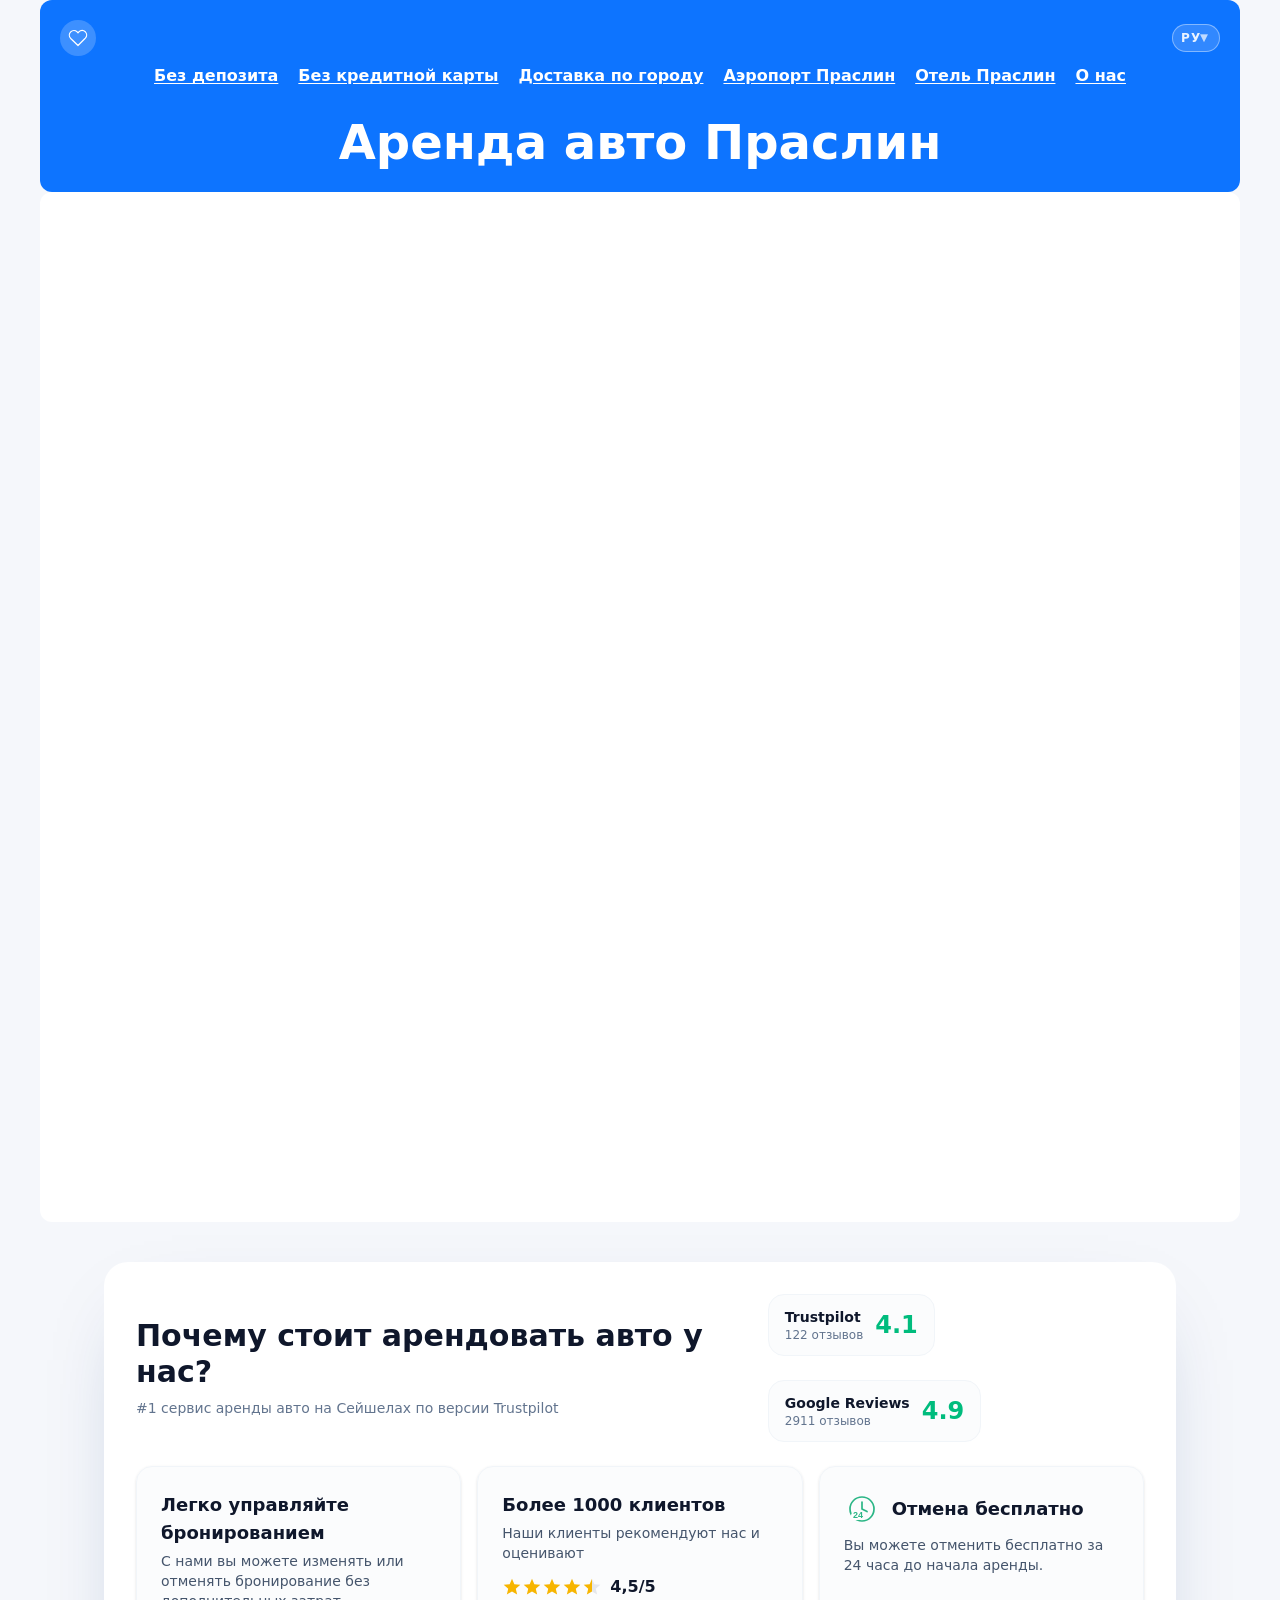
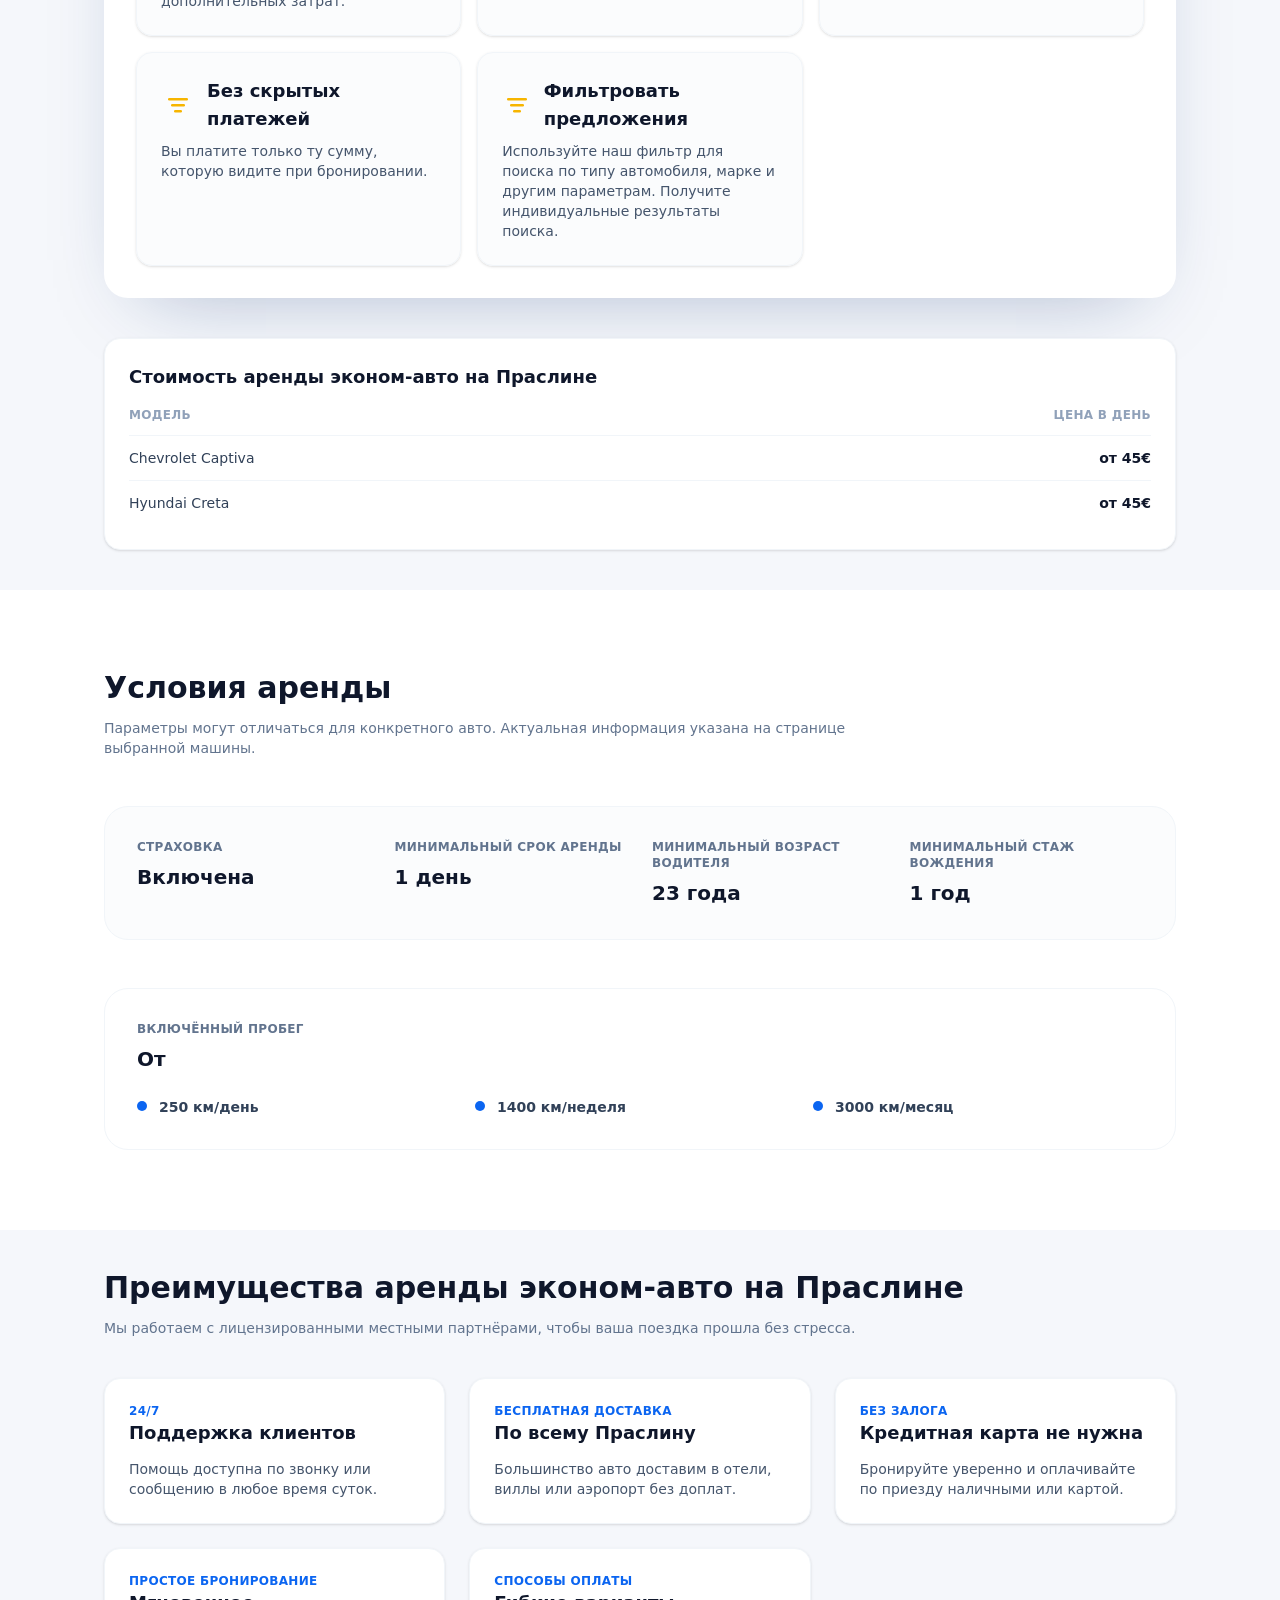
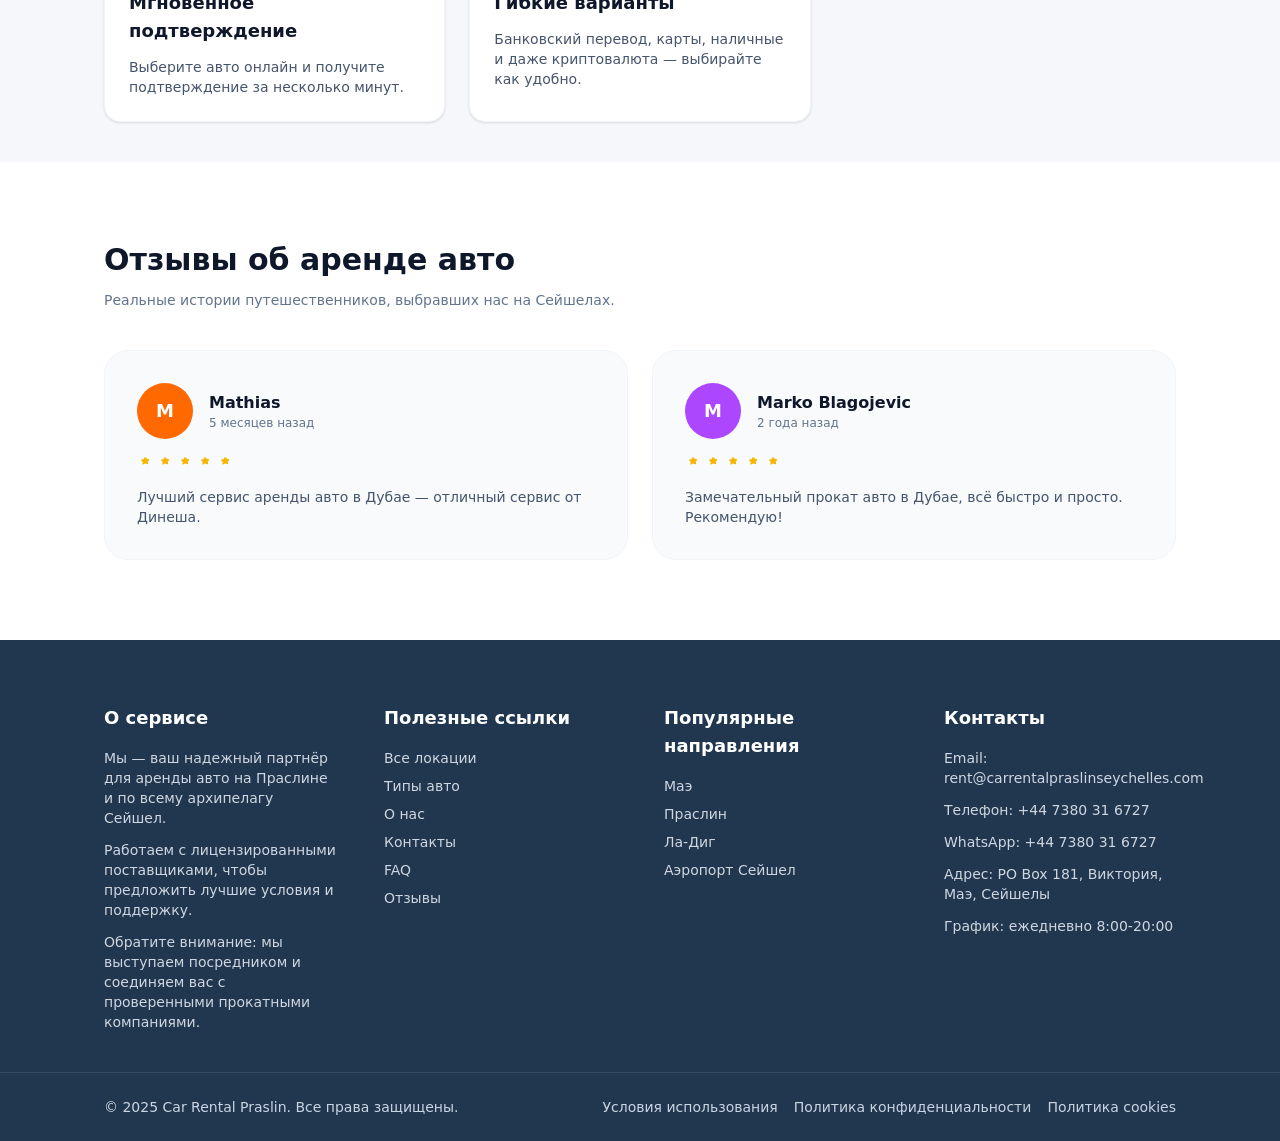
<file: ru/no-deposit/index.html>
<!DOCTYPE html><html lang="ru" class="scroll-smooth"> <head><meta charset="utf-8"><meta name="viewport" content="width=device-width, initial-scale=1"><meta name="robots" content="noindex, nofollow"><title>Прокат авто на Праслине</title><meta name="description" content="Арендуйте авто на острове Праслин по лучшим ценам у локальных прокатчиков. Без скрытых платежей, без депозита, с поддержкой на русском и английском."><meta name="theme-color" content="#0d74ff"><meta name="color-scheme" content="light"><link rel="icon" type="image/svg+xml" href="/favicon.svg"><link rel="preconnect" href="https://fonts.googleapis.com"><link rel="preconnect" href="https://fonts.gstatic.com" crossorigin><link href="https://fonts.googleapis.com/css2?family=Inter:wght@400;500;600;700;800&display=swap" rel="stylesheet"><link rel="stylesheet" href="/_astro/_page_.C8-FzuBH.css"></head> <body class="min-h-screen bg-[#f5f7fb] font-sans text-slate-900 antialiased">  <main class="space-y-10"> <div class="relative isolate overflow-hidden"> <div class="relative mx-auto flex max-w-[1200px] flex-col gap-1 p-[20px] text-white bg-[#0d74ff] rounded-xl"> <div class="flex flex-wrap items-center justify-between gap-6"> <div class="flex items-center gap-3 text-white"> <span class="flex h-9 w-9 items-center justify-center rounded-full bg-white/20"> <svg xmlns="http://www.w3.org/2000/svg" viewBox="0 0 24 24" fill="none" stroke="currentColor" class="h-5 w-5"> <path stroke-linecap="round" stroke-linejoin="round" stroke-width="1.5" d="M20.84 4.61a5.5 5.5 0 0 0-7.78 0L12 5.67l-1.06-1.06a5.502 5.502 0 0 0-7.78 7.78l1.06 1.06L12 21l7.78-7.78 1.06-1.06a5.5 5.5 0 0 0 0-7.54z"></path> </svg> </span> </div> <div class="relative" data-astro-cid-a2mxz4y6> <label class="sr-only" data-astro-cid-a2mxz4y6> Выберите язык </label> <select id="language-switcher-select" class="language-select" aria-label="Выберите язык" onchange="if (this.value) window.location.href=this.value;" data-astro-cid-a2mxz4y6> <option value="/en/" data-astro-cid-a2mxz4y6> Английский </option><option value="/ru/" selected data-astro-cid-a2mxz4y6> Русский </option> </select> <span class="language-select__chevron" aria-hidden="true" data-astro-cid-a2mxz4y6>
▼
</span> </div>  </div> <nav aria-label="Primary" class="flex flex-wrap items-center justify-center w-full font-bold text-white gap-1 text-[clamp(0.7rem,2vw,1rem)]"> <a href="/ru/no-deposit" class="flex items-center gap-1 px-2 py-1 rounded-lg bg-transparent hover:bg-white/20 transition-colors duration-150 underline underline-offset-2 decoration-white break-words" style="min-width: 0;"> Без депозита </a><a href="/ru/no-credit-card" class="flex items-center gap-1 px-2 py-1 rounded-lg bg-transparent hover:bg-white/20 transition-colors duration-150 underline underline-offset-2 decoration-white break-words" style="min-width: 0;"> Без кредитной карты </a><a href="/ru/city-delivery" class="flex items-center gap-1 px-2 py-1 rounded-lg bg-transparent hover:bg-white/20 transition-colors duration-150 underline underline-offset-2 decoration-white break-words" style="min-width: 0;"> Доставка по городу </a><a href="/ru/airport" class="flex items-center gap-1 px-2 py-1 rounded-lg bg-transparent hover:bg-white/20 transition-colors duration-150 underline underline-offset-2 decoration-white break-words" style="min-width: 0;"> Аэропорт Праслин </a><a href="/ru/hotels" class="flex items-center gap-1 px-2 py-1 rounded-lg bg-transparent hover:bg-white/20 transition-colors duration-150 underline underline-offset-2 decoration-white break-words" style="min-width: 0;"> Отель Праслин </a><a href="/ru/about" class="flex items-center gap-1 px-2 py-1 rounded-lg bg-transparent hover:bg-white/20 transition-colors duration-150 underline underline-offset-2 decoration-white break-words" style="min-width: 0;"> О нас </a> </nav> <div class="flex flex-col justify-center gap-8"> <div class="flex flex-col items-center gap-8"> <h1 class="mt-4 text-4xl font-bold leading-tight md:text-5xl"> Аренда авто Праслин </h1> </div> </div> </div> <div class="bg-white w-full mx-auto max-w-[1200px] pt-[20px] px-[10px] pb-[10px] rounded-xl"> <div id="search-app" class="min-h-[1000px]"> <script src="https://static.localrent.com/booking/v2/wl/app.js" async data-mrc-wl="true" data-affiliate="2777" data-country="98" data-city="549194" data-routing="on" data-zindex="10000" data-initfilters="without_deposit%5B0%5D=without_extra"></script> </div> </div> </div> <section class="mx-auto max-w-[1200px] space-y-12 px-6 md:px-12 lg:px-16"> <div class="flex flex-col gap-6 rounded-3xl bg-white p-8 shadow-[0_30px_80px_-40px_rgba(12,46,110,0.35)]"> <div class="flex flex-col gap-6 lg:flex-row lg:items-center lg:justify-between"> <div class="flex flex-col gap-2"> <h2 id="why-us" class="text-2xl font-bold text-slate-900 md:text-3xl"> Почему стоит арендовать авто у нас? </h2> <p class="text-sm font-medium text-slate-500"> #1 сервис аренды авто на Сейшелах по версии Trustpilot </p> </div> <div class="flex flex-wrap gap-6"> <div class="flex items-center gap-3 rounded-2xl border border-slate-100 bg-slate-50/60 px-4 py-3"> <div class="flex flex-col"> <h3 class="text-sm font-semibold text-slate-900"> Trustpilot </h3> <span class="text-xs text-slate-500">122 отзывов</span> </div> <span class="text-2xl font-bold text-emerald-500">4.1</span> </div><div class="flex items-center gap-3 rounded-2xl border border-slate-100 bg-slate-50/60 px-4 py-3"> <div class="flex flex-col"> <h3 class="text-sm font-semibold text-slate-900"> Google Reviews </h3> <span class="text-xs text-slate-500">2911 отзывов</span> </div> <span class="text-2xl font-bold text-emerald-500">4.9</span> </div> </div> </div> <div class="grid gap-4 md:grid-cols-2 lg:grid-cols-3"> <div class="rounded-2xl border border-slate-100 bg-slate-50/60 p-6 flex flex-col gap-1 shadow-sm"> <h3 class="text-lg font-semibold text-slate-900">Легко управляйте бронированием</h3> <p class="text-sm text-slate-600">С нами вы можете изменять или отменять бронирование без дополнительных затрат.</p> </div> <div class="rounded-2xl border border-slate-100 bg-slate-50/60 p-6 flex flex-col gap-1 shadow-sm"> <h3 class="text-lg font-semibold text-slate-900">Более 1000 клиентов</h3> <p class="text-sm text-slate-600">Наши клиенты рекомендуют нас и оценивают</p> <div class="flex items-center gap-2 mt-2"> <span class="flex">  <svg xmlns="http://www.w3.org/2000/svg" fill="#f7b500" viewBox="0 0 24 24" width="20" height="20"><path d="M12 17.27L18.18 21l-1.64-7.03L22 9.24l-7.19-.61L12 2 9.19 8.63 2 9.24l5.46 4.73L5.82 21z"></path></svg> <svg xmlns="http://www.w3.org/2000/svg" fill="#f7b500" viewBox="0 0 24 24" width="20" height="20"><path d="M12 17.27L18.18 21l-1.64-7.03L22 9.24l-7.19-.61L12 2 9.19 8.63 2 9.24l5.46 4.73L5.82 21z"></path></svg> <svg xmlns="http://www.w3.org/2000/svg" fill="#f7b500" viewBox="0 0 24 24" width="20" height="20"><path d="M12 17.27L18.18 21l-1.64-7.03L22 9.24l-7.19-.61L12 2 9.19 8.63 2 9.24l5.46 4.73L5.82 21z"></path></svg> <svg xmlns="http://www.w3.org/2000/svg" fill="#f7b500" viewBox="0 0 24 24" width="20" height="20"><path d="M12 17.27L18.18 21l-1.64-7.03L22 9.24l-7.19-.61L12 2 9.19 8.63 2 9.24l5.46 4.73L5.82 21z"></path></svg>  <svg xmlns="http://www.w3.org/2000/svg" fill="#f7b500" viewBox="0 0 24 24" width="20" height="20"><defs><linearGradient id="half"><stop offset="50%" stop-color="#f7b500"></stop><stop offset="50%" stop-color="#e5e7eb"></stop></linearGradient></defs><path fill="url(#half)" d="M12 17.27L18.18 21l-1.64-7.03L22 9.24l-7.19-.61L12 2 9.19 8.63 2 9.24l5.46 4.73L5.82 21z"></path></svg> </span> <span class="text-base font-semibold text-slate-900">4,5/5</span> </div> </div> <div class="rounded-2xl border border-slate-100 bg-slate-50/60 p-6 flex flex-col gap-1 shadow-sm"> <div class="flex items-center gap-3 mb-1"> <span class="flex h-9 w-9 items-center justify-center rounded-full bg-white/0">  <svg width="28" height="28" viewBox="0 0 28 28" fill="none" xmlns="http://www.w3.org/2000/svg"> <circle cx="14" cy="14" r="12" stroke="#2bb686" stroke-width="1.7" fill="none"></circle> <path d="M14 7v7l5 2.5" stroke="#2bb686" stroke-width="1.7" stroke-linecap="round" stroke-linejoin="round"></path> <rect x="3" y="17" width="10" height="8" rx="4" fill="white"></rect> <text x="5" y="23" font-size="9" font-weight="bold" fill="#2bb686" font-family="Arial, sans-serif">24</text> </svg> </span> <h3 class="text-lg font-semibold text-slate-900">Отмена бесплатно</h3> </div> <p class="text-sm text-slate-600">Вы можете отменить бесплатно за 24 часа до начала аренды.</p> </div> <div class="rounded-2xl border border-slate-100 bg-slate-50/60 p-6 flex flex-col gap-1 shadow-sm"> <div class="flex items-center gap-3 mb-1"> <span class="flex h-9 w-9 items-center justify-center rounded-full bg-white/0">  <svg width="28" height="28" viewBox="0 0 28 28" fill="none" xmlns="http://www.w3.org/2000/svg"> <rect x="4" y="7" width="20" height="2.5" rx="1.25" fill="#f7b500"></rect> <rect x="7" y="13" width="14" height="2.5" rx="1.25" fill="#f7b500"></rect> <rect x="10" y="19" width="8" height="2.5" rx="1.25" fill="#f7b500"></rect> </svg> </span> <h3 class="text-lg font-semibold text-slate-900">Без скрытых платежей</h3> </div> <p class="text-sm text-slate-600">Вы платите только ту сумму, которую видите при бронировании.</p> </div> <div class="rounded-2xl border border-slate-100 bg-slate-50/60 p-6 flex flex-col gap-1 shadow-sm"> <div class="flex items-center gap-3 mb-1"> <span class="flex h-9 w-9 items-center justify-center rounded-full bg-white/0">  <svg width="28" height="28" viewBox="0 0 28 28" fill="none" xmlns="http://www.w3.org/2000/svg"> <rect x="4" y="7" width="20" height="2.5" rx="1.25" fill="#f7b500"></rect> <rect x="7" y="13" width="14" height="2.5" rx="1.25" fill="#f7b500"></rect> <rect x="10" y="19" width="8" height="2.5" rx="1.25" fill="#f7b500"></rect> </svg> </span> <h3 class="text-lg font-semibold text-slate-900">Фильтровать предложения</h3> </div> <p class="text-sm text-slate-600">Используйте наш фильтр для поиска по типу автомобиля, марке и другим параметрам. Получите индивидуальные результаты поиска.</p> </div> </div> </div> </section> <section id="prices" class="mx-auto max-w-[1200px] px-6 md:px-12 lg:px-16"> <div class="rounded-2xl border border-slate-100 bg-white p-6 shadow-sm"> <h3 class="text-lg font-semibold text-slate-900"> Стоимость аренды эконом-авто на Праслине </h3> <table class="mt-4 w-full divide-y divide-slate-100 text-left text-sm text-slate-600"> <thead> <tr class="text-xs uppercase tracking-wide text-slate-400"> <th class="pb-3">Модель</th> <th class="pb-3 text-right">Цена в день</th> </tr> </thead> <tbody class="divide-y divide-slate-100"> <tr> <td class="py-3 font-medium text-slate-700">Chevrolet Captiva</td> <td class="py-3 text-right font-semibold text-slate-900"> от 45€ </td> </tr><tr> <td class="py-3 font-medium text-slate-700">Hyundai Creta</td> <td class="py-3 text-right font-semibold text-slate-900"> от 45€ </td> </tr> </tbody> </table> </div> </section> <section id="conditions" class="bg-white py-20"> <div class="mx-auto flex max-w-[1200px] flex-col gap-12 px-6 md:px-12 lg:px-16"> <div class="flex flex-col gap-3"> <h2 class="text-3xl font-bold text-slate-900">Условия аренды</h2> <p class="max-w-3xl text-sm text-slate-500"> Параметры могут отличаться для конкретного авто. Актуальная информация указана на странице выбранной машины. </p> </div> <div class="grid gap-6 rounded-3xl border border-slate-100 bg-slate-50/60 p-8 md:grid-cols-2 lg:grid-cols-4"> <div class="space-y-2"> <p class="text-xs font-semibold uppercase tracking-wide text-slate-500"> Страховка </p> <p class="text-xl font-bold text-slate-900">Включена</p> </div><div class="space-y-2"> <p class="text-xs font-semibold uppercase tracking-wide text-slate-500"> Минимальный срок аренды </p> <p class="text-xl font-bold text-slate-900">1 день</p> </div><div class="space-y-2"> <p class="text-xs font-semibold uppercase tracking-wide text-slate-500"> Минимальный возраст водителя </p> <p class="text-xl font-bold text-slate-900">23 года</p> </div><div class="space-y-2"> <p class="text-xs font-semibold uppercase tracking-wide text-slate-500"> Минимальный стаж вождения </p> <p class="text-xl font-bold text-slate-900">1 год</p> </div> </div> <div class="grid gap-6 rounded-3xl border border-slate-100 bg-white p-8"> <div> <p class="text-xs font-semibold uppercase tracking-wide text-slate-500"> Включённый пробег </p> <h3 class="mt-2 text-xl font-bold text-slate-900">От</h3> </div> <ul class="grid gap-2 text-sm font-semibold text-slate-700 md:grid-cols-3"> <li class="flex items-start gap-3"> <span class="mt-1 h-2.5 w-2.5 rounded-full bg-[#0b65f1]"></span> <span>250 км/день</span> </li><li class="flex items-start gap-3"> <span class="mt-1 h-2.5 w-2.5 rounded-full bg-[#0b65f1]"></span> <span>1400 км/неделя</span> </li><li class="flex items-start gap-3"> <span class="mt-1 h-2.5 w-2.5 rounded-full bg-[#0b65f1]"></span> <span>3000 км/месяц</span> </li> </ul> </div> </div> </section> <section id="benefits" class="mx-auto max-w-[1200px] space-y-10 px-6 md:px-12 lg:px-16"> <div class="flex flex-col gap-3"> <h2 class="text-3xl font-bold text-slate-900"> Преимущества аренды эконом-авто на Праслине </h2> <p class="text-sm text-slate-500"> Мы работаем с лицензированными местными партнёрами, чтобы ваша поездка прошла без стресса. </p> </div> <div class="grid gap-6 md:grid-cols-2 lg:grid-cols-3"> <div class="flex h-full flex-col gap-3 rounded-2xl border border-slate-100 bg-white p-6 shadow-sm"> <div> <p class="text-xs font-semibold uppercase tracking-wide text-[#0b65f1]"> 24/7 </p> <h3 class="text-lg font-semibold text-slate-900">Поддержка клиентов</h3> </div> <p class="text-sm text-slate-600">Помощь доступна по звонку или сообщению в любое время суток.</p> </div><div class="flex h-full flex-col gap-3 rounded-2xl border border-slate-100 bg-white p-6 shadow-sm"> <div> <p class="text-xs font-semibold uppercase tracking-wide text-[#0b65f1]"> Бесплатная доставка </p> <h3 class="text-lg font-semibold text-slate-900">По всему Праслину</h3> </div> <p class="text-sm text-slate-600">Большинство авто доставим в отели, виллы или аэропорт без доплат.</p> </div><div class="flex h-full flex-col gap-3 rounded-2xl border border-slate-100 bg-white p-6 shadow-sm"> <div> <p class="text-xs font-semibold uppercase tracking-wide text-[#0b65f1]"> Без залога </p> <h3 class="text-lg font-semibold text-slate-900">Кредитная карта не нужна</h3> </div> <p class="text-sm text-slate-600">Бронируйте уверенно и оплачивайте по приезду наличными или картой.</p> </div><div class="flex h-full flex-col gap-3 rounded-2xl border border-slate-100 bg-white p-6 shadow-sm"> <div> <p class="text-xs font-semibold uppercase tracking-wide text-[#0b65f1]"> Простое бронирование </p> <h3 class="text-lg font-semibold text-slate-900">Мгновенное подтверждение</h3> </div> <p class="text-sm text-slate-600">Выберите авто онлайн и получите подтверждение за несколько минут.</p> </div><div class="flex h-full flex-col gap-3 rounded-2xl border border-slate-100 bg-white p-6 shadow-sm"> <div> <p class="text-xs font-semibold uppercase tracking-wide text-[#0b65f1]"> Способы оплаты </p> <h3 class="text-lg font-semibold text-slate-900">Гибкие варианты</h3> </div> <p class="text-sm text-slate-600">Банковский перевод, карты, наличные и даже криптовалюта — выбирайте как удобно.</p> </div> </div> </section> <section id="reviews" class="bg-white py-20"> <div class="mx-auto flex max-w-[1200px] flex-col gap-10 px-6 md:px-12 lg:px-16"> <div class="flex flex-col gap-3"> <h2 class="text-3xl font-bold text-slate-900">Отзывы об аренде авто</h2> <p class="text-sm text-slate-500"> Реальные истории путешественников, выбравших нас на Сейшелах. </p> </div> <div class="grid gap-6 lg:grid-cols-2"> <article class="flex h-full flex-col gap-4 rounded-3xl border border-slate-100 bg-slate-50 p-8"> <div class="flex items-center gap-4"> <span class="flex h-14 w-14 items-center justify-center rounded-full text-lg font-semibold text-white bg-orange-500"> M </span> <div> <p class="text-base font-semibold text-slate-900">Mathias</p> <p class="text-xs text-slate-500">5 месяцев назад</p> </div> </div> <div class="flex gap-1 text-[#f7b500]"> <svg xmlns="http://www.w3.org/2000/svg" viewBox="0 0 24 24" fill="currentColor" class="h-4 w-4" aria-hidden="true"> <path d="M11.48 3.499a.75.75 0 0 1 1.04 0l2.256 2.256 3.183.464a.75.75 0 0 1 .416 1.279l-2.302 2.244.543 3.166a.75.75 0 0 1-1.088.791L12 12.834l-2.835 1.485a.75.75 0 0 1-1.088-.79l.543-3.167-2.302-2.244a.75.75 0 0 1 .416-1.279l3.183-.464z"></path> </svg><svg xmlns="http://www.w3.org/2000/svg" viewBox="0 0 24 24" fill="currentColor" class="h-4 w-4" aria-hidden="true"> <path d="M11.48 3.499a.75.75 0 0 1 1.04 0l2.256 2.256 3.183.464a.75.75 0 0 1 .416 1.279l-2.302 2.244.543 3.166a.75.75 0 0 1-1.088.791L12 12.834l-2.835 1.485a.75.75 0 0 1-1.088-.79l.543-3.167-2.302-2.244a.75.75 0 0 1 .416-1.279l3.183-.464z"></path> </svg><svg xmlns="http://www.w3.org/2000/svg" viewBox="0 0 24 24" fill="currentColor" class="h-4 w-4" aria-hidden="true"> <path d="M11.48 3.499a.75.75 0 0 1 1.04 0l2.256 2.256 3.183.464a.75.75 0 0 1 .416 1.279l-2.302 2.244.543 3.166a.75.75 0 0 1-1.088.791L12 12.834l-2.835 1.485a.75.75 0 0 1-1.088-.79l.543-3.167-2.302-2.244a.75.75 0 0 1 .416-1.279l3.183-.464z"></path> </svg><svg xmlns="http://www.w3.org/2000/svg" viewBox="0 0 24 24" fill="currentColor" class="h-4 w-4" aria-hidden="true"> <path d="M11.48 3.499a.75.75 0 0 1 1.04 0l2.256 2.256 3.183.464a.75.75 0 0 1 .416 1.279l-2.302 2.244.543 3.166a.75.75 0 0 1-1.088.791L12 12.834l-2.835 1.485a.75.75 0 0 1-1.088-.79l.543-3.167-2.302-2.244a.75.75 0 0 1 .416-1.279l3.183-.464z"></path> </svg><svg xmlns="http://www.w3.org/2000/svg" viewBox="0 0 24 24" fill="currentColor" class="h-4 w-4" aria-hidden="true"> <path d="M11.48 3.499a.75.75 0 0 1 1.04 0l2.256 2.256 3.183.464a.75.75 0 0 1 .416 1.279l-2.302 2.244.543 3.166a.75.75 0 0 1-1.088.791L12 12.834l-2.835 1.485a.75.75 0 0 1-1.088-.79l.543-3.167-2.302-2.244a.75.75 0 0 1 .416-1.279l3.183-.464z"></path> </svg> </div> <p class="text-sm text-slate-600">Лучший сервис аренды авто в Дубае — отличный сервис от Динеша.</p> </article><article class="flex h-full flex-col gap-4 rounded-3xl border border-slate-100 bg-slate-50 p-8"> <div class="flex items-center gap-4"> <span class="flex h-14 w-14 items-center justify-center rounded-full text-lg font-semibold text-white bg-purple-500"> M </span> <div> <p class="text-base font-semibold text-slate-900">Marko Blagojevic</p> <p class="text-xs text-slate-500">2 года назад</p> </div> </div> <div class="flex gap-1 text-[#f7b500]"> <svg xmlns="http://www.w3.org/2000/svg" viewBox="0 0 24 24" fill="currentColor" class="h-4 w-4" aria-hidden="true"> <path d="M11.48 3.499a.75.75 0 0 1 1.04 0l2.256 2.256 3.183.464a.75.75 0 0 1 .416 1.279l-2.302 2.244.543 3.166a.75.75 0 0 1-1.088.791L12 12.834l-2.835 1.485a.75.75 0 0 1-1.088-.79l.543-3.167-2.302-2.244a.75.75 0 0 1 .416-1.279l3.183-.464z"></path> </svg><svg xmlns="http://www.w3.org/2000/svg" viewBox="0 0 24 24" fill="currentColor" class="h-4 w-4" aria-hidden="true"> <path d="M11.48 3.499a.75.75 0 0 1 1.04 0l2.256 2.256 3.183.464a.75.75 0 0 1 .416 1.279l-2.302 2.244.543 3.166a.75.75 0 0 1-1.088.791L12 12.834l-2.835 1.485a.75.75 0 0 1-1.088-.79l.543-3.167-2.302-2.244a.75.75 0 0 1 .416-1.279l3.183-.464z"></path> </svg><svg xmlns="http://www.w3.org/2000/svg" viewBox="0 0 24 24" fill="currentColor" class="h-4 w-4" aria-hidden="true"> <path d="M11.48 3.499a.75.75 0 0 1 1.04 0l2.256 2.256 3.183.464a.75.75 0 0 1 .416 1.279l-2.302 2.244.543 3.166a.75.75 0 0 1-1.088.791L12 12.834l-2.835 1.485a.75.75 0 0 1-1.088-.79l.543-3.167-2.302-2.244a.75.75 0 0 1 .416-1.279l3.183-.464z"></path> </svg><svg xmlns="http://www.w3.org/2000/svg" viewBox="0 0 24 24" fill="currentColor" class="h-4 w-4" aria-hidden="true"> <path d="M11.48 3.499a.75.75 0 0 1 1.04 0l2.256 2.256 3.183.464a.75.75 0 0 1 .416 1.279l-2.302 2.244.543 3.166a.75.75 0 0 1-1.088.791L12 12.834l-2.835 1.485a.75.75 0 0 1-1.088-.79l.543-3.167-2.302-2.244a.75.75 0 0 1 .416-1.279l3.183-.464z"></path> </svg><svg xmlns="http://www.w3.org/2000/svg" viewBox="0 0 24 24" fill="currentColor" class="h-4 w-4" aria-hidden="true"> <path d="M11.48 3.499a.75.75 0 0 1 1.04 0l2.256 2.256 3.183.464a.75.75 0 0 1 .416 1.279l-2.302 2.244.543 3.166a.75.75 0 0 1-1.088.791L12 12.834l-2.835 1.485a.75.75 0 0 1-1.088-.79l.543-3.167-2.302-2.244a.75.75 0 0 1 .416-1.279l3.183-.464z"></path> </svg> </div> <p class="text-sm text-slate-600">Замечательный прокат авто в Дубае, всё быстро и просто. Рекомендую!</p> </article> </div> </div> </section> </main> <footer id="contact" class="bg-[#20374f] pt-16 text-slate-200"> <div class="mx-auto grid max-w-[1200px] gap-12 px-6 pb-10 md:px-12 lg:grid-cols-4 lg:px-16"> <div class="space-y-4"> <h3 class="text-lg font-semibold text-white">О сервисе</h3> <div class="space-y-3 text-sm text-slate-200/90"> <p>Мы — ваш надежный партнёр для аренды авто на Праслине и по всему архипелагу Сейшел.</p><p>Работаем с лицензированными поставщиками, чтобы предложить лучшие условия и поддержку.</p><p>Обратите внимание: мы выступаем посредником и соединяем вас с проверенными прокатными компаниями.</p> </div>  </div><div class="space-y-4"> <h3 class="text-lg font-semibold text-white">Полезные ссылки</h3>  <ul class="space-y-2 text-sm text-slate-200/90"> <li> <a href="#" class="transition hover:text-white"> Все локации </a> </li><li> <a href="#" class="transition hover:text-white"> Типы авто </a> </li><li> <a href="#" class="transition hover:text-white"> О нас </a> </li><li> <a href="#" class="transition hover:text-white"> Контакты </a> </li><li> <a href="#" class="transition hover:text-white"> FAQ </a> </li><li> <a href="#" class="transition hover:text-white"> Отзывы </a> </li> </ul> </div><div class="space-y-4"> <h3 class="text-lg font-semibold text-white">Популярные направления</h3>  <ul class="space-y-2 text-sm text-slate-200/90"> <li> <a href="#" class="transition hover:text-white"> Маэ </a> </li><li> <a href="#" class="transition hover:text-white"> Праслин </a> </li><li> <a href="#" class="transition hover:text-white"> Ла-Диг </a> </li><li> <a href="#" class="transition hover:text-white"> Аэропорт Сейшел </a> </li> </ul> </div><div class="space-y-4"> <h3 class="text-lg font-semibold text-white">Контакты</h3> <div class="space-y-3 text-sm text-slate-200/90"> <p>Email: rent@carrentalpraslinseychelles.com</p><p>Телефон: +44 7380 31 6727</p><p>WhatsApp: +44 7380 31 6727</p><p>Адрес: PO Box 181, Виктория, Маэ, Сейшелы</p><p>График: ежедневно 8:00-20:00</p> </div>  </div> </div> <div class="border-t border-white/10"> <div class="mx-auto flex max-w-[1200px] flex-col-reverse gap-4 px-6 py-6 text-sm text-slate-300 md:flex-row md:items-center md:justify-between md:px-12 lg:px-16"> <p>© 2025 Car Rental Praslin. Все права защищены.</p> <div class="flex flex-wrap gap-4"> <a href="#" class="transition hover:text-white"> Условия использования </a><a href="#" class="transition hover:text-white"> Политика конфиденциальности </a><a href="#" class="transition hover:text-white"> Политика cookies </a> </div> </div> </div> </footer>   </body></html>
</file>
<file: _astro/_page_.C8-FzuBH.css>
/*! tailwindcss v4.1.13 | MIT License | https://tailwindcss.com */@layer properties{@supports (((-webkit-hyphens:none)) and (not (margin-trim:inline))) or ((-moz-orient:inline) and (not (color:rgb(from red r g b)))){*,:before,:after,::backdrop{--tw-rotate-x:initial;--tw-rotate-y:initial;--tw-rotate-z:initial;--tw-skew-x:initial;--tw-skew-y:initial;--tw-space-y-reverse:0;--tw-divide-y-reverse:0;--tw-border-style:solid;--tw-gradient-position:initial;--tw-gradient-from:#0000;--tw-gradient-via:#0000;--tw-gradient-to:#0000;--tw-gradient-stops:initial;--tw-gradient-via-stops:initial;--tw-gradient-from-position:0%;--tw-gradient-via-position:50%;--tw-gradient-to-position:100%;--tw-leading:initial;--tw-font-weight:initial;--tw-tracking:initial;--tw-shadow:0 0 #0000;--tw-shadow-color:initial;--tw-shadow-alpha:100%;--tw-inset-shadow:0 0 #0000;--tw-inset-shadow-color:initial;--tw-inset-shadow-alpha:100%;--tw-ring-color:initial;--tw-ring-shadow:0 0 #0000;--tw-inset-ring-color:initial;--tw-inset-ring-shadow:0 0 #0000;--tw-ring-inset:initial;--tw-ring-offset-width:0px;--tw-ring-offset-color:#fff;--tw-ring-offset-shadow:0 0 #0000;--tw-outline-style:solid;--tw-blur:initial;--tw-brightness:initial;--tw-contrast:initial;--tw-grayscale:initial;--tw-hue-rotate:initial;--tw-invert:initial;--tw-opacity:initial;--tw-saturate:initial;--tw-sepia:initial;--tw-drop-shadow:initial;--tw-drop-shadow-color:initial;--tw-drop-shadow-alpha:100%;--tw-drop-shadow-size:initial;--tw-backdrop-blur:initial;--tw-backdrop-brightness:initial;--tw-backdrop-contrast:initial;--tw-backdrop-grayscale:initial;--tw-backdrop-hue-rotate:initial;--tw-backdrop-invert:initial;--tw-backdrop-opacity:initial;--tw-backdrop-saturate:initial;--tw-backdrop-sepia:initial;--tw-duration:initial}}}@layer theme{:root,:host{--font-sans:ui-sans-serif,system-ui,sans-serif,"Apple Color Emoji","Segoe UI Emoji","Segoe UI Symbol","Noto Color Emoji";--font-mono:ui-monospace,SFMono-Regular,Menlo,Monaco,Consolas,"Liberation Mono","Courier New",monospace;--color-orange-500:oklch(70.5% .213 47.604);--color-emerald-500:oklch(69.6% .17 162.48);--color-purple-500:oklch(62.7% .265 303.9);--color-slate-50:oklch(98.4% .003 247.858);--color-slate-100:oklch(96.8% .007 247.896);--color-slate-200:oklch(92.9% .013 255.508);--color-slate-300:oklch(86.9% .022 252.894);--color-slate-400:oklch(70.4% .04 256.788);--color-slate-500:oklch(55.4% .046 257.417);--color-slate-600:oklch(44.6% .043 257.281);--color-slate-700:oklch(37.2% .044 257.287);--color-slate-900:oklch(20.8% .042 265.755);--color-white:#fff;--spacing:.25rem;--container-3xl:48rem;--container-5xl:64rem;--text-xs:.75rem;--text-xs--line-height:calc(1/.75);--text-sm:.875rem;--text-sm--line-height:calc(1.25/.875);--text-base:1rem;--text-base--line-height: 1.5 ;--text-lg:1.125rem;--text-lg--line-height:calc(1.75/1.125);--text-xl:1.25rem;--text-xl--line-height:calc(1.75/1.25);--text-2xl:1.5rem;--text-2xl--line-height:calc(2/1.5);--text-3xl:1.875rem;--text-3xl--line-height: 1.2 ;--text-4xl:2.25rem;--text-4xl--line-height:calc(2.5/2.25);--text-5xl:3rem;--text-5xl--line-height:1;--font-weight-medium:500;--font-weight-semibold:600;--font-weight-bold:700;--font-weight-extrabold:800;--tracking-wide:.025em;--leading-tight:1.25;--radius-lg:.5rem;--radius-xl:.75rem;--radius-2xl:1rem;--radius-3xl:1.5rem;--default-transition-duration:.15s;--default-transition-timing-function:cubic-bezier(.4,0,.2,1);--default-font-family:var(--font-sans);--default-mono-font-family:var(--font-mono)}}@layer base{*,:after,:before,::backdrop{box-sizing:border-box;border:0 solid;margin:0;padding:0}::file-selector-button{box-sizing:border-box;border:0 solid;margin:0;padding:0}html,:host{-webkit-text-size-adjust:100%;tab-size:4;line-height:1.5;font-family:var(--default-font-family,ui-sans-serif,system-ui,sans-serif,"Apple Color Emoji","Segoe UI Emoji","Segoe UI Symbol","Noto Color Emoji");font-feature-settings:var(--default-font-feature-settings,normal);font-variation-settings:var(--default-font-variation-settings,normal);-webkit-tap-highlight-color:transparent}hr{height:0;color:inherit;border-top-width:1px}abbr:where([title]){-webkit-text-decoration:underline dotted;text-decoration:underline dotted}h1,h2,h3,h4,h5,h6{font-size:inherit;font-weight:inherit}a{color:inherit;-webkit-text-decoration:inherit;text-decoration:inherit}b,strong{font-weight:bolder}code,kbd,samp,pre{font-family:var(--default-mono-font-family,ui-monospace,SFMono-Regular,Menlo,Monaco,Consolas,"Liberation Mono","Courier New",monospace);font-feature-settings:var(--default-mono-font-feature-settings,normal);font-variation-settings:var(--default-mono-font-variation-settings,normal);font-size:1em}small{font-size:80%}sub,sup{vertical-align:baseline;font-size:75%;line-height:0;position:relative}sub{bottom:-.25em}sup{top:-.5em}table{text-indent:0;border-color:inherit;border-collapse:collapse}:-moz-focusring{outline:auto}progress{vertical-align:baseline}summary{display:list-item}ol,ul,menu{list-style:none}img,svg,video,canvas,audio,iframe,embed,object{vertical-align:middle;display:block}img,video{max-width:100%;height:auto}button,input,select,optgroup,textarea{font:inherit;font-feature-settings:inherit;font-variation-settings:inherit;letter-spacing:inherit;color:inherit;opacity:1;background-color:#0000;border-radius:0}::file-selector-button{font:inherit;font-feature-settings:inherit;font-variation-settings:inherit;letter-spacing:inherit;color:inherit;opacity:1;background-color:#0000;border-radius:0}:where(select:is([multiple],[size])) optgroup{font-weight:bolder}:where(select:is([multiple],[size])) optgroup option{padding-inline-start:20px}::file-selector-button{margin-inline-end:4px}::placeholder{opacity:1}@supports (not ((-webkit-appearance:-apple-pay-button))) or (contain-intrinsic-size:1px){::placeholder{color:currentColor}@supports (color:color-mix(in lab,red,red)){::placeholder{color:color-mix(in oklab,currentcolor 50%,transparent)}}}textarea{resize:vertical}::-webkit-search-decoration{-webkit-appearance:none}::-webkit-date-and-time-value{min-height:1lh;text-align:inherit}::-webkit-datetime-edit{display:inline-flex}::-webkit-datetime-edit-fields-wrapper{padding:0}::-webkit-datetime-edit{padding-block:0}::-webkit-datetime-edit-year-field{padding-block:0}::-webkit-datetime-edit-month-field{padding-block:0}::-webkit-datetime-edit-day-field{padding-block:0}::-webkit-datetime-edit-hour-field{padding-block:0}::-webkit-datetime-edit-minute-field{padding-block:0}::-webkit-datetime-edit-second-field{padding-block:0}::-webkit-datetime-edit-millisecond-field{padding-block:0}::-webkit-datetime-edit-meridiem-field{padding-block:0}::-webkit-calendar-picker-indicator{line-height:1}:-moz-ui-invalid{box-shadow:none}button,input:where([type=button],[type=reset],[type=submit]){appearance:button}::file-selector-button{appearance:button}::-webkit-inner-spin-button{height:auto}::-webkit-outer-spin-button{height:auto}[hidden]:where(:not([hidden=until-found])){display:none!important}}@layer components;@layer utilities{.sr-only{clip-path:inset(50%);white-space:nowrap;border-width:0;width:1px;height:1px;margin:-1px;padding:0;position:absolute;overflow:hidden}.relative{position:relative}.static{position:static}.isolate{isolation:isolate}.mx-auto{margin-inline:auto}.mt-1{margin-top:calc(var(--spacing)*1)}.mt-2{margin-top:calc(var(--spacing)*2)}.mt-4{margin-top:calc(var(--spacing)*4)}.mb-1{margin-bottom:calc(var(--spacing)*1)}.mb-2{margin-bottom:calc(var(--spacing)*2)}.mb-3{margin-bottom:calc(var(--spacing)*3)}.mb-6{margin-bottom:calc(var(--spacing)*6)}.mb-10{margin-bottom:calc(var(--spacing)*10)}.mb-12{margin-bottom:calc(var(--spacing)*12)}.flex{display:flex}.grid{display:grid}.hidden{display:none}.h-2\.5{height:calc(var(--spacing)*2.5)}.h-4{height:calc(var(--spacing)*4)}.h-5{height:calc(var(--spacing)*5)}.h-9{height:calc(var(--spacing)*9)}.h-12{height:calc(var(--spacing)*12)}.h-14{height:calc(var(--spacing)*14)}.h-full{height:100%}.min-h-\[1000px\]{min-height:1000px}.min-h-screen{min-height:100vh}.w-2\.5{width:calc(var(--spacing)*2.5)}.w-4{width:calc(var(--spacing)*4)}.w-5{width:calc(var(--spacing)*5)}.w-9{width:calc(var(--spacing)*9)}.w-12{width:calc(var(--spacing)*12)}.w-14{width:calc(var(--spacing)*14)}.w-full{width:100%}.max-w-3xl{max-width:var(--container-3xl)}.max-w-5xl{max-width:var(--container-5xl)}.max-w-\[1200px\]{max-width:1200px}.transform{transform:var(--tw-rotate-x,)var(--tw-rotate-y,)var(--tw-rotate-z,)var(--tw-skew-x,)var(--tw-skew-y,)}.flex-col{flex-direction:column}.flex-col-reverse{flex-direction:column-reverse}.flex-wrap{flex-wrap:wrap}.items-center{align-items:center}.items-start{align-items:flex-start}.justify-between{justify-content:space-between}.justify-center{justify-content:center}.gap-1{gap:calc(var(--spacing)*1)}.gap-2{gap:calc(var(--spacing)*2)}.gap-3{gap:calc(var(--spacing)*3)}.gap-4{gap:calc(var(--spacing)*4)}.gap-6{gap:calc(var(--spacing)*6)}.gap-8{gap:calc(var(--spacing)*8)}.gap-10{gap:calc(var(--spacing)*10)}.gap-12{gap:calc(var(--spacing)*12)}:where(.space-y-2>:not(:last-child)){--tw-space-y-reverse:0;margin-block-start:calc(calc(var(--spacing)*2)*var(--tw-space-y-reverse));margin-block-end:calc(calc(var(--spacing)*2)*calc(1 - var(--tw-space-y-reverse)))}:where(.space-y-3>:not(:last-child)){--tw-space-y-reverse:0;margin-block-start:calc(calc(var(--spacing)*3)*var(--tw-space-y-reverse));margin-block-end:calc(calc(var(--spacing)*3)*calc(1 - var(--tw-space-y-reverse)))}:where(.space-y-4>:not(:last-child)){--tw-space-y-reverse:0;margin-block-start:calc(calc(var(--spacing)*4)*var(--tw-space-y-reverse));margin-block-end:calc(calc(var(--spacing)*4)*calc(1 - var(--tw-space-y-reverse)))}:where(.space-y-10>:not(:last-child)){--tw-space-y-reverse:0;margin-block-start:calc(calc(var(--spacing)*10)*var(--tw-space-y-reverse));margin-block-end:calc(calc(var(--spacing)*10)*calc(1 - var(--tw-space-y-reverse)))}:where(.space-y-12>:not(:last-child)){--tw-space-y-reverse:0;margin-block-start:calc(calc(var(--spacing)*12)*var(--tw-space-y-reverse));margin-block-end:calc(calc(var(--spacing)*12)*calc(1 - var(--tw-space-y-reverse)))}:where(.divide-y>:not(:last-child)){--tw-divide-y-reverse:0;border-bottom-style:var(--tw-border-style);border-top-style:var(--tw-border-style);border-top-width:calc(1px*var(--tw-divide-y-reverse));border-bottom-width:calc(1px*calc(1 - var(--tw-divide-y-reverse)))}:where(.divide-slate-100>:not(:last-child)){border-color:var(--color-slate-100)}.overflow-hidden{overflow:hidden}.scroll-smooth{scroll-behavior:smooth}.rounded-2xl{border-radius:var(--radius-2xl)}.rounded-3xl{border-radius:var(--radius-3xl)}.rounded-full{border-radius:3.40282e38px}.rounded-lg{border-radius:var(--radius-lg)}.rounded-xl{border-radius:var(--radius-xl)}.border{border-style:var(--tw-border-style);border-width:1px}.border-t{border-top-style:var(--tw-border-style);border-top-width:1px}.border-slate-100{border-color:var(--color-slate-100)}.border-white\/10{border-color:#ffffff1a}@supports (color:color-mix(in lab,red,red)){.border-white\/10{border-color:color-mix(in oklab,var(--color-white)10%,transparent)}}.bg-\[\#0b65f1\]{background-color:#0b65f1}.bg-\[\#0d74ff\]{background-color:#0d74ff}.bg-\[\#20374f\]{background-color:#20374f}.bg-\[\#f5f7fb\]{background-color:#f5f7fb}.bg-orange-500{background-color:var(--color-orange-500)}.bg-purple-500{background-color:var(--color-purple-500)}.bg-slate-50{background-color:var(--color-slate-50)}.bg-slate-50\/60{background-color:#f8fafc99}@supports (color:color-mix(in lab,red,red)){.bg-slate-50\/60{background-color:color-mix(in oklab,var(--color-slate-50)60%,transparent)}}.bg-transparent{background-color:#0000}.bg-white{background-color:var(--color-white)}.bg-white\/0{background-color:#0000}@supports (color:color-mix(in lab,red,red)){.bg-white\/0{background-color:color-mix(in oklab,var(--color-white)0%,transparent)}}.bg-white\/20{background-color:#fff3}@supports (color:color-mix(in lab,red,red)){.bg-white\/20{background-color:color-mix(in oklab,var(--color-white)20%,transparent)}}.bg-white\/30{background-color:#ffffff4d}@supports (color:color-mix(in lab,red,red)){.bg-white\/30{background-color:color-mix(in oklab,var(--color-white)30%,transparent)}}.bg-gradient-to-br{--tw-gradient-position:to bottom right in oklab;background-image:linear-gradient(var(--tw-gradient-stops))}.from-\[\#6a7cff\]{--tw-gradient-from:#6a7cff;--tw-gradient-stops:var(--tw-gradient-via-stops,var(--tw-gradient-position),var(--tw-gradient-from)var(--tw-gradient-from-position),var(--tw-gradient-to)var(--tw-gradient-to-position))}.to-\[\#7fd7ff\]{--tw-gradient-to:#7fd7ff;--tw-gradient-stops:var(--tw-gradient-via-stops,var(--tw-gradient-position),var(--tw-gradient-from)var(--tw-gradient-from-position),var(--tw-gradient-to)var(--tw-gradient-to-position))}.p-6{padding:calc(var(--spacing)*6)}.p-8{padding:calc(var(--spacing)*8)}.p-\[20px\]{padding:20px}.px-2{padding-inline:calc(var(--spacing)*2)}.px-4{padding-inline:calc(var(--spacing)*4)}.px-6{padding-inline:calc(var(--spacing)*6)}.px-\[10px\]{padding-inline:10px}.py-1{padding-block:calc(var(--spacing)*1)}.py-3{padding-block:calc(var(--spacing)*3)}.py-6{padding-block:calc(var(--spacing)*6)}.py-10{padding-block:calc(var(--spacing)*10)}.py-20{padding-block:calc(var(--spacing)*20)}.pt-16{padding-top:calc(var(--spacing)*16)}.pt-\[20px\]{padding-top:20px}.pb-3{padding-bottom:calc(var(--spacing)*3)}.pb-10{padding-bottom:calc(var(--spacing)*10)}.pb-\[10px\]{padding-bottom:10px}.text-center{text-align:center}.text-left{text-align:left}.text-right{text-align:right}.font-sans{font-family:var(--font-sans)}.text-2xl{font-size:var(--text-2xl);line-height:var(--tw-leading,var(--text-2xl--line-height))}.text-3xl{font-size:var(--text-3xl);line-height:var(--tw-leading,var(--text-3xl--line-height))}.text-4xl{font-size:var(--text-4xl);line-height:var(--tw-leading,var(--text-4xl--line-height))}.text-base{font-size:var(--text-base);line-height:var(--tw-leading,var(--text-base--line-height))}.text-lg{font-size:var(--text-lg);line-height:var(--tw-leading,var(--text-lg--line-height))}.text-sm{font-size:var(--text-sm);line-height:var(--tw-leading,var(--text-sm--line-height))}.text-xl{font-size:var(--text-xl);line-height:var(--tw-leading,var(--text-xl--line-height))}.text-xs{font-size:var(--text-xs);line-height:var(--tw-leading,var(--text-xs--line-height))}.text-\[clamp\(0\.7rem\,2vw\,1rem\)\]{font-size:clamp(.7rem,2vw,1rem)}.leading-tight{--tw-leading:var(--leading-tight);line-height:var(--leading-tight)}.font-bold{--tw-font-weight:var(--font-weight-bold);font-weight:var(--font-weight-bold)}.font-extrabold{--tw-font-weight:var(--font-weight-extrabold);font-weight:var(--font-weight-extrabold)}.font-medium{--tw-font-weight:var(--font-weight-medium);font-weight:var(--font-weight-medium)}.font-semibold{--tw-font-weight:var(--font-weight-semibold);font-weight:var(--font-weight-semibold)}.tracking-wide{--tw-tracking:var(--tracking-wide);letter-spacing:var(--tracking-wide)}.text-\[\#0b65f1\]{color:#0b65f1}.text-\[\#6a7cff\]{color:#6a7cff}.text-\[\#f7b500\]{color:#f7b500}.text-emerald-500{color:var(--color-emerald-500)}.text-slate-200{color:var(--color-slate-200)}.text-slate-200\/90{color:#e2e8f0e6}@supports (color:color-mix(in lab,red,red)){.text-slate-200\/90{color:color-mix(in oklab,var(--color-slate-200)90%,transparent)}}.text-slate-300{color:var(--color-slate-300)}.text-slate-400{color:var(--color-slate-400)}.text-slate-500{color:var(--color-slate-500)}.text-slate-600{color:var(--color-slate-600)}.text-slate-700{color:var(--color-slate-700)}.text-slate-900{color:var(--color-slate-900)}.text-white{color:var(--color-white)}.uppercase{text-transform:uppercase}.underline{text-decoration-line:underline}.decoration-white{-webkit-text-decoration-color:var(--color-white);text-decoration-color:var(--color-white)}.underline-offset-2{text-underline-offset:2px}.antialiased{-webkit-font-smoothing:antialiased;-moz-osx-font-smoothing:grayscale}.shadow{--tw-shadow:0 1px 3px 0 var(--tw-shadow-color,#0000001a),0 1px 2px -1px var(--tw-shadow-color,#0000001a);box-shadow:var(--tw-inset-shadow),var(--tw-inset-ring-shadow),var(--tw-ring-offset-shadow),var(--tw-ring-shadow),var(--tw-shadow)}.shadow-\[0_30px_80px_-40px_rgba\(12\,46\,110\,0\.35\)\]{--tw-shadow:0 30px 80px -40px var(--tw-shadow-color,#0c2e6e59);box-shadow:var(--tw-inset-shadow),var(--tw-inset-ring-shadow),var(--tw-ring-offset-shadow),var(--tw-ring-shadow),var(--tw-shadow)}.shadow-sm{--tw-shadow:0 1px 3px 0 var(--tw-shadow-color,#0000001a),0 1px 2px -1px var(--tw-shadow-color,#0000001a);box-shadow:var(--tw-inset-shadow),var(--tw-inset-ring-shadow),var(--tw-ring-offset-shadow),var(--tw-ring-shadow),var(--tw-shadow)}.outline{outline-style:var(--tw-outline-style);outline-width:1px}.filter{filter:var(--tw-blur,)var(--tw-brightness,)var(--tw-contrast,)var(--tw-grayscale,)var(--tw-hue-rotate,)var(--tw-invert,)var(--tw-saturate,)var(--tw-sepia,)var(--tw-drop-shadow,)}.backdrop-filter{-webkit-backdrop-filter:var(--tw-backdrop-blur,)var(--tw-backdrop-brightness,)var(--tw-backdrop-contrast,)var(--tw-backdrop-grayscale,)var(--tw-backdrop-hue-rotate,)var(--tw-backdrop-invert,)var(--tw-backdrop-opacity,)var(--tw-backdrop-saturate,)var(--tw-backdrop-sepia,);backdrop-filter:var(--tw-backdrop-blur,)var(--tw-backdrop-brightness,)var(--tw-backdrop-contrast,)var(--tw-backdrop-grayscale,)var(--tw-backdrop-hue-rotate,)var(--tw-backdrop-invert,)var(--tw-backdrop-opacity,)var(--tw-backdrop-saturate,)var(--tw-backdrop-sepia,)}.transition{transition-property:color,background-color,border-color,outline-color,text-decoration-color,fill,stroke,--tw-gradient-from,--tw-gradient-via,--tw-gradient-to,opacity,box-shadow,transform,translate,scale,rotate,filter,-webkit-backdrop-filter,backdrop-filter,display,content-visibility,overlay,pointer-events;transition-timing-function:var(--tw-ease,var(--default-transition-timing-function));transition-duration:var(--tw-duration,var(--default-transition-duration))}.transition-colors{transition-property:color,background-color,border-color,outline-color,text-decoration-color,fill,stroke,--tw-gradient-from,--tw-gradient-via,--tw-gradient-to;transition-timing-function:var(--tw-ease,var(--default-transition-timing-function));transition-duration:var(--tw-duration,var(--default-transition-duration))}.duration-150{--tw-duration:.15s;transition-duration:.15s}@media (hover:hover){.hover\:bg-white\/20:hover{background-color:#fff3}@supports (color:color-mix(in lab,red,red)){.hover\:bg-white\/20:hover{background-color:color-mix(in oklab,var(--color-white)20%,transparent)}}.hover\:text-white:hover{color:var(--color-white)}}@media (min-width:48rem){.md\:grid-cols-2{grid-template-columns:repeat(2,minmax(0,1fr))}.md\:grid-cols-3{grid-template-columns:repeat(3,minmax(0,1fr))}.md\:flex-row{flex-direction:row}.md\:items-center{align-items:center}.md\:justify-between{justify-content:space-between}.md\:px-12{padding-inline:calc(var(--spacing)*12)}.md\:text-3xl{font-size:var(--text-3xl);line-height:var(--tw-leading,var(--text-3xl--line-height))}.md\:text-5xl{font-size:var(--text-5xl);line-height:var(--tw-leading,var(--text-5xl--line-height))}}@media (min-width:64rem){.lg\:grid-cols-2{grid-template-columns:repeat(2,minmax(0,1fr))}.lg\:grid-cols-3{grid-template-columns:repeat(3,minmax(0,1fr))}.lg\:grid-cols-4{grid-template-columns:repeat(4,minmax(0,1fr))}.lg\:flex-row{flex-direction:row}.lg\:items-center{align-items:center}.lg\:justify-between{justify-content:space-between}.lg\:px-16{padding-inline:calc(var(--spacing)*16)}}}html{font-family:Helvetica Neue,Helvetica,Arial,sans-serif}@property --tw-rotate-x{syntax:"*";inherits:false}@property --tw-rotate-y{syntax:"*";inherits:false}@property --tw-rotate-z{syntax:"*";inherits:false}@property --tw-skew-x{syntax:"*";inherits:false}@property --tw-skew-y{syntax:"*";inherits:false}@property --tw-space-y-reverse{syntax:"*";inherits:false;initial-value:0}@property --tw-divide-y-reverse{syntax:"*";inherits:false;initial-value:0}@property --tw-border-style{syntax:"*";inherits:false;initial-value:solid}@property --tw-gradient-position{syntax:"*";inherits:false}@property --tw-gradient-from{syntax:"<color>";inherits:false;initial-value:#0000}@property --tw-gradient-via{syntax:"<color>";inherits:false;initial-value:#0000}@property --tw-gradient-to{syntax:"<color>";inherits:false;initial-value:#0000}@property --tw-gradient-stops{syntax:"*";inherits:false}@property --tw-gradient-via-stops{syntax:"*";inherits:false}@property --tw-gradient-from-position{syntax:"<length-percentage>";inherits:false;initial-value:0%}@property --tw-gradient-via-position{syntax:"<length-percentage>";inherits:false;initial-value:50%}@property --tw-gradient-to-position{syntax:"<length-percentage>";inherits:false;initial-value:100%}@property --tw-leading{syntax:"*";inherits:false}@property --tw-font-weight{syntax:"*";inherits:false}@property --tw-tracking{syntax:"*";inherits:false}@property --tw-shadow{syntax:"*";inherits:false;initial-value:0 0 #0000}@property --tw-shadow-color{syntax:"*";inherits:false}@property --tw-shadow-alpha{syntax:"<percentage>";inherits:false;initial-value:100%}@property --tw-inset-shadow{syntax:"*";inherits:false;initial-value:0 0 #0000}@property --tw-inset-shadow-color{syntax:"*";inherits:false}@property --tw-inset-shadow-alpha{syntax:"<percentage>";inherits:false;initial-value:100%}@property --tw-ring-color{syntax:"*";inherits:false}@property --tw-ring-shadow{syntax:"*";inherits:false;initial-value:0 0 #0000}@property --tw-inset-ring-color{syntax:"*";inherits:false}@property --tw-inset-ring-shadow{syntax:"*";inherits:false;initial-value:0 0 #0000}@property --tw-ring-inset{syntax:"*";inherits:false}@property --tw-ring-offset-width{syntax:"<length>";inherits:false;initial-value:0}@property --tw-ring-offset-color{syntax:"*";inherits:false;initial-value:#fff}@property --tw-ring-offset-shadow{syntax:"*";inherits:false;initial-value:0 0 #0000}@property --tw-outline-style{syntax:"*";inherits:false;initial-value:solid}@property --tw-blur{syntax:"*";inherits:false}@property --tw-brightness{syntax:"*";inherits:false}@property --tw-contrast{syntax:"*";inherits:false}@property --tw-grayscale{syntax:"*";inherits:false}@property --tw-hue-rotate{syntax:"*";inherits:false}@property --tw-invert{syntax:"*";inherits:false}@property --tw-opacity{syntax:"*";inherits:false}@property --tw-saturate{syntax:"*";inherits:false}@property --tw-sepia{syntax:"*";inherits:false}@property --tw-drop-shadow{syntax:"*";inherits:false}@property --tw-drop-shadow-color{syntax:"*";inherits:false}@property --tw-drop-shadow-alpha{syntax:"<percentage>";inherits:false;initial-value:100%}@property --tw-drop-shadow-size{syntax:"*";inherits:false}@property --tw-backdrop-blur{syntax:"*";inherits:false}@property --tw-backdrop-brightness{syntax:"*";inherits:false}@property --tw-backdrop-contrast{syntax:"*";inherits:false}@property --tw-backdrop-grayscale{syntax:"*";inherits:false}@property --tw-backdrop-hue-rotate{syntax:"*";inherits:false}@property --tw-backdrop-invert{syntax:"*";inherits:false}@property --tw-backdrop-opacity{syntax:"*";inherits:false}@property --tw-backdrop-saturate{syntax:"*";inherits:false}@property --tw-backdrop-sepia{syntax:"*";inherits:false}@property --tw-duration{syntax:"*";inherits:false}.sr-only[data-astro-cid-a2mxz4y6]{position:absolute;width:1px;height:1px;padding:0;margin:-1px;overflow:hidden;clip:rect(0,0,0,0);white-space:nowrap;border:0}.language-select[data-astro-cid-a2mxz4y6]{appearance:none;border-radius:9999px;border:1px solid rgba(255,255,255,.4);background:#ffffff26;padding:.25rem 1.2rem .25rem .5rem;font-size:.75rem;font-weight:600;letter-spacing:.1em;text-transform:uppercase;color:#ffffffe6;outline:none;transition:border-color .2s ease,box-shadow .2s ease,background .2s ease;min-width:3em;width:4em;max-width:4.5em;text-align:center}.language-select[data-astro-cid-a2mxz4y6]:hover{border-color:#fff;background:#fff3}.language-select[data-astro-cid-a2mxz4y6]:focus{border-color:#fff;box-shadow:0 0 0 3px #ffffff59}.language-select__chevron[data-astro-cid-a2mxz4y6]{position:absolute;right:.75rem;top:50%;transform:translateY(-50%);font-size:.65rem;color:#ffffffb3;pointer-events:none}
</file>
